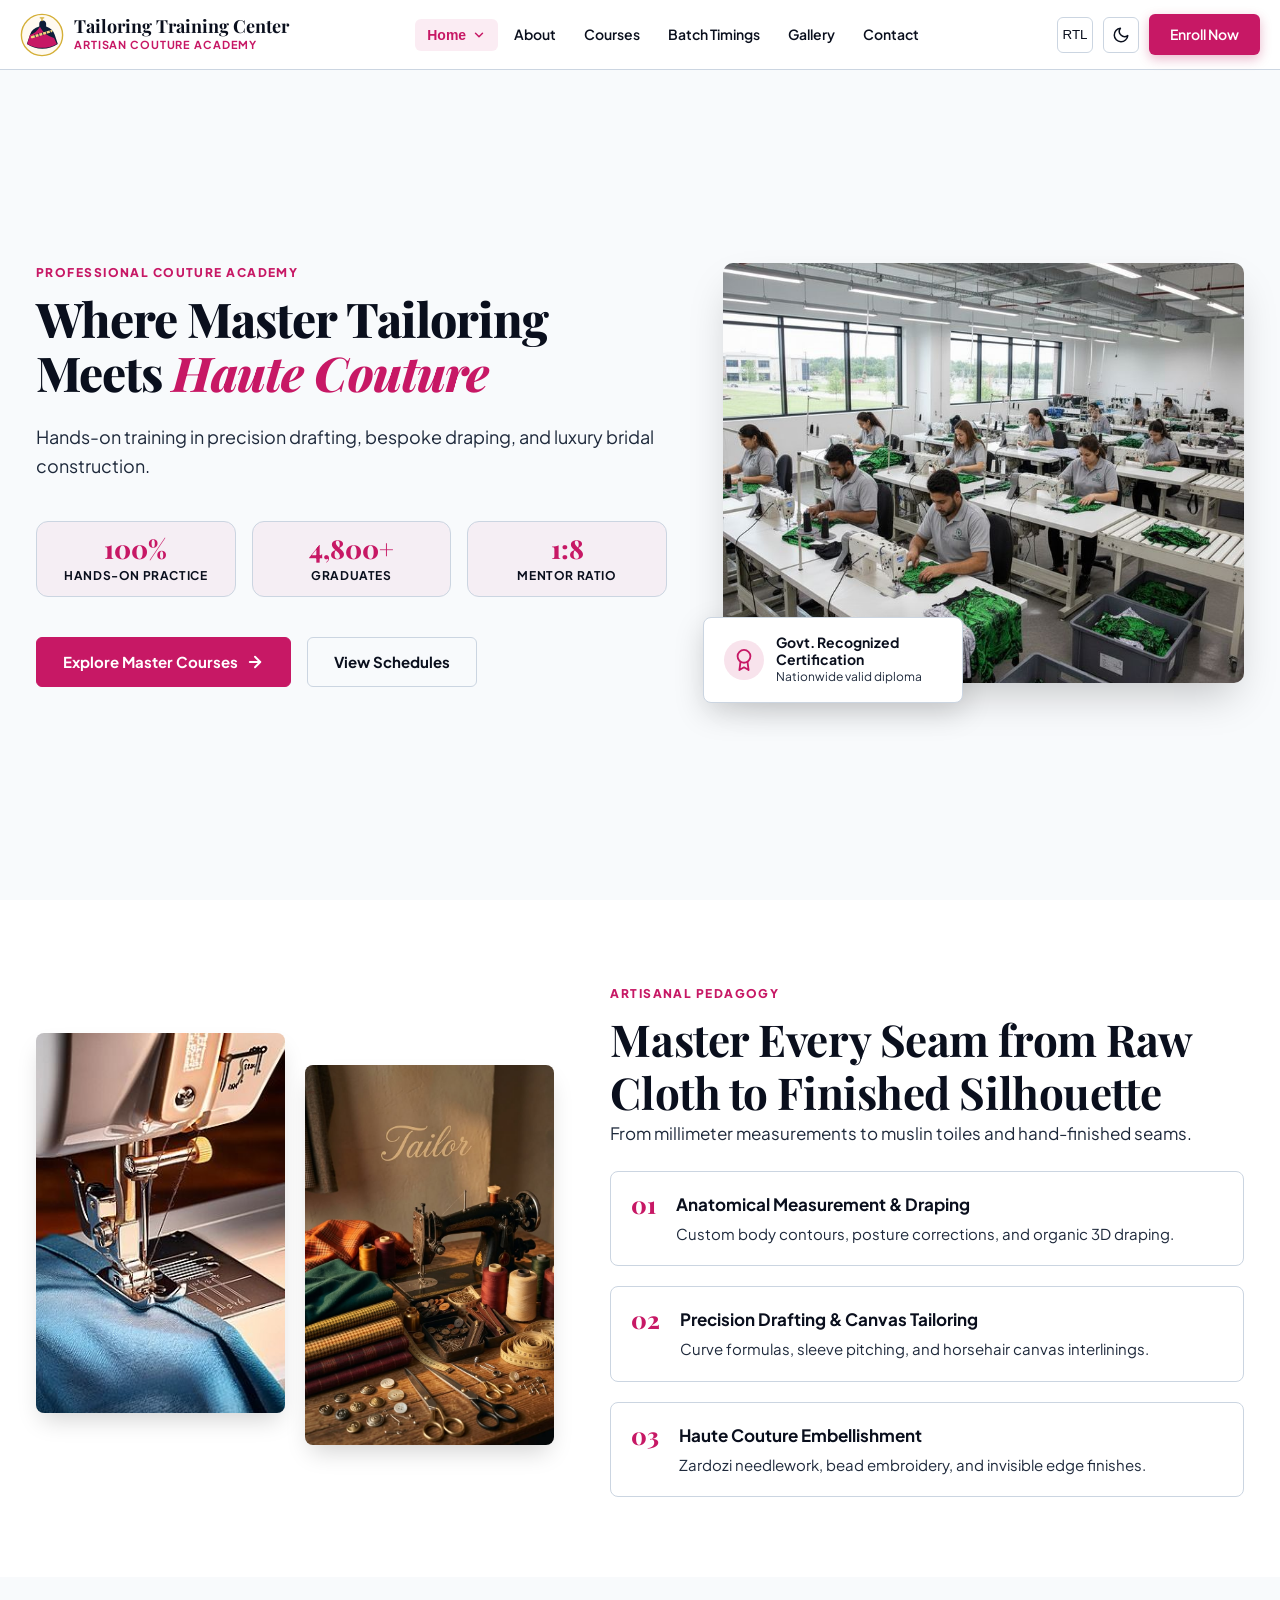
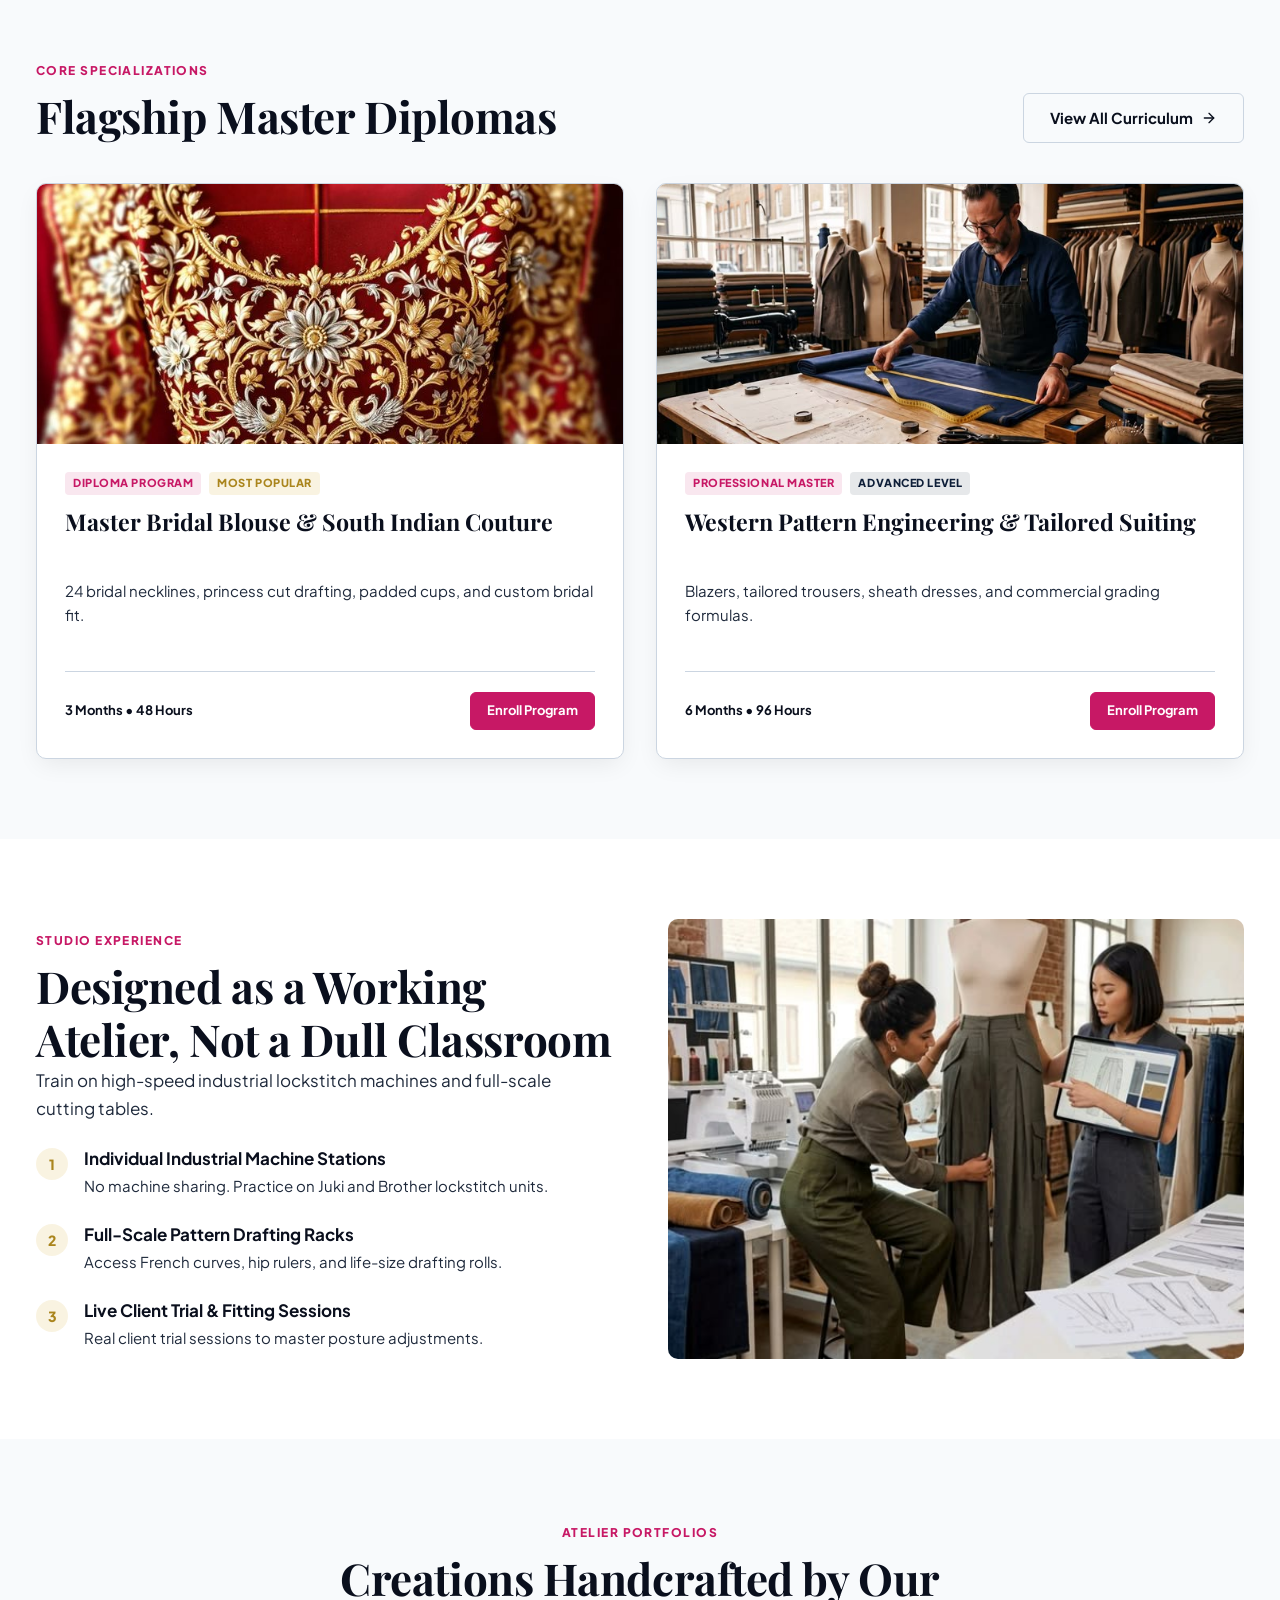
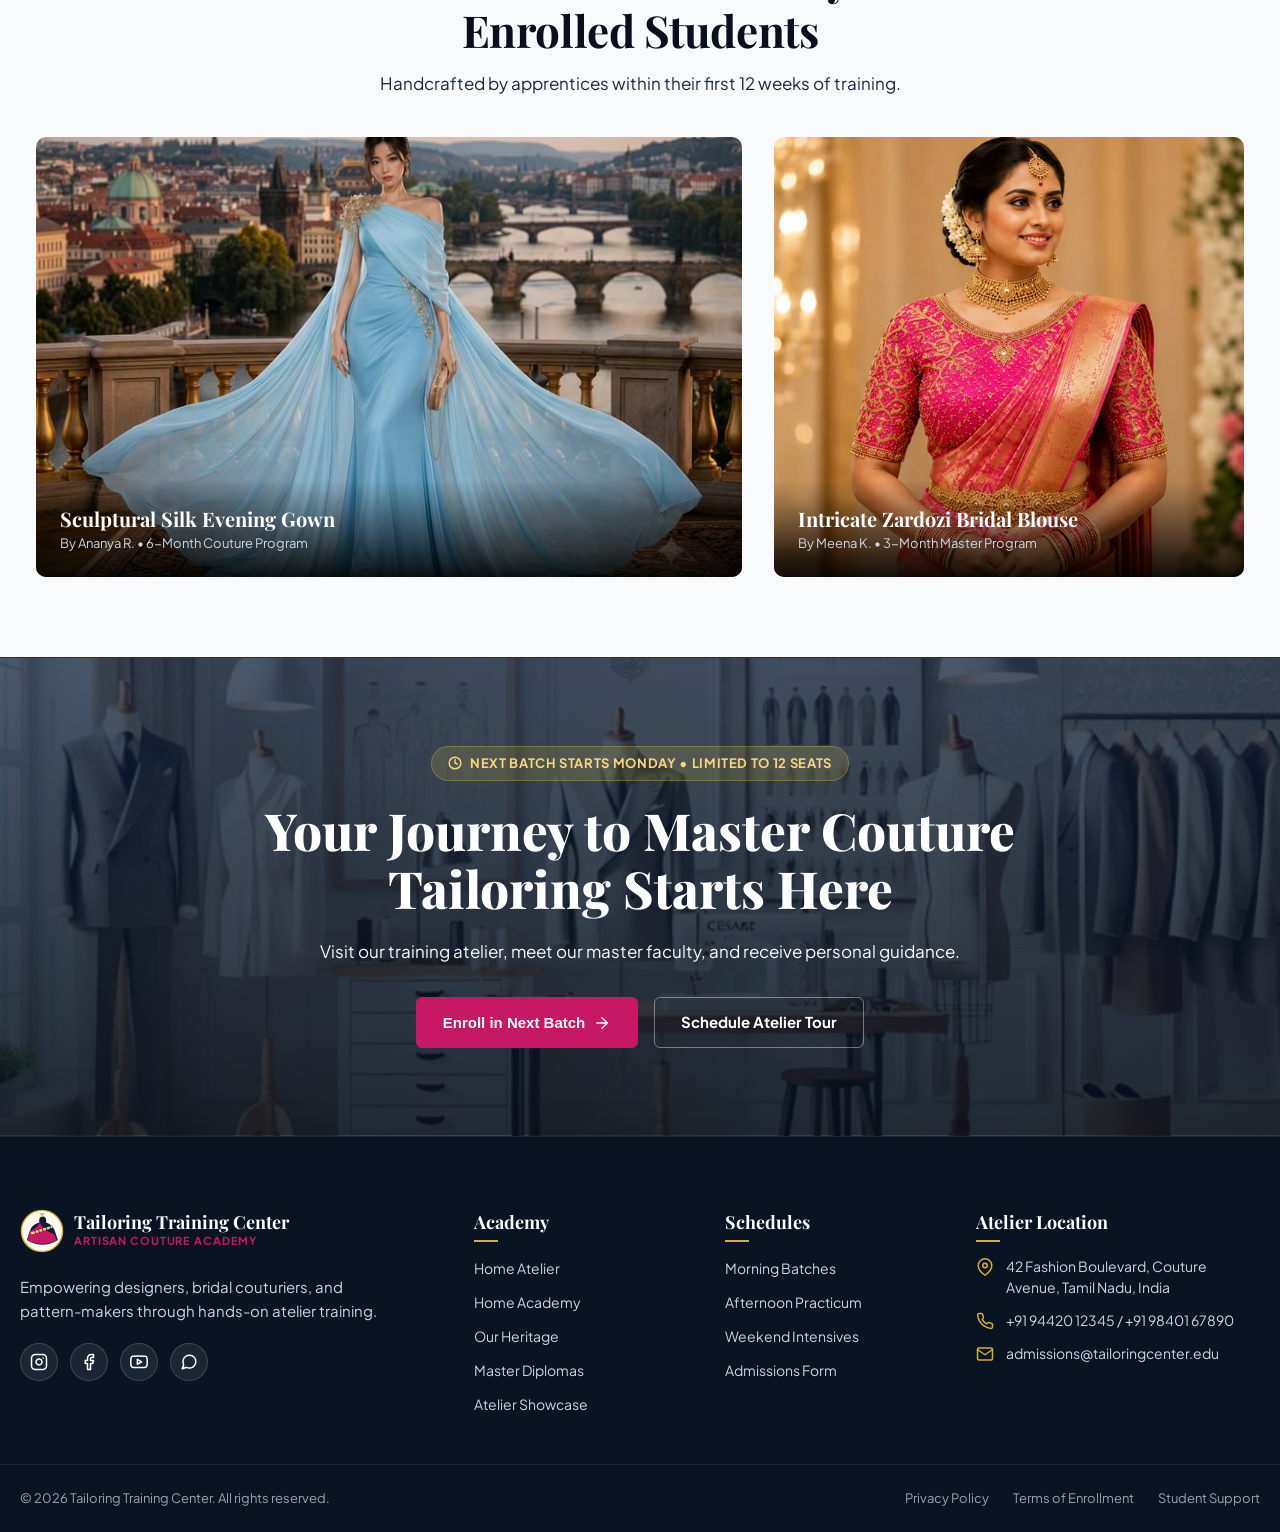
<file: index.html>
<!DOCTYPE html>
<html lang="en" dir="ltr">

<head>
  <meta charset="UTF-8">
  <meta name="viewport" content="width=device-width, initial-scale=1.0">
  <title>Tailoring Training Center | Haute Couture & Master Pattern Making</title>
  <link rel="icon" type="image/svg+xml" href="assets/images/icons/brand-mark.svg">
  <link rel="stylesheet" href="assets/css/style.css">
  <link rel="stylesheet" href="assets/css/responsive.css">
</head>

<body>

  <!-- Branded Page Loader -->
  <div id="page-loader" role="status" aria-live="polite" aria-label="Loading Tailoring Training Center">
    <div class="loader-brand">
      <div class="loader-ring"></div>
      <img src="assets/images/icons/brand-mark.svg" alt="Tailoring Training Center" class="loader-logo-img">
    </div>
    <div class="loader-text">Tailoring Training Center</div>
  </div>

  <!-- Fixed Header -->
  <header class="site-header" role="banner">
    <div class="header-container">

      <!-- Brand Logo + Name -->
      <a href="index.html" class="brand-link" aria-label="Tailoring Training Center Homepage">
        <img src="assets/images/icons/brand-mark.svg" alt="Tailoring Training Center Brand Logo" class="brand-logo-img">
        <div class="brand-text-wrap">
          <span class="brand-title">Tailoring Training Center</span>
          <span class="brand-subtitle">Artisan Couture Academy</span>
        </div>
      </a>

      <!-- Desktop Navigation: Exactly 6 Primary Items -->
      <nav class="desktop-nav" role="navigation" aria-label="Main Navigation">

        <!-- Nav Item 1: Home (Dropdown Click-Only) -->
        <div class="nav-item has-dropdown">
          <button type="button" class="nav-link nav-dropdown-trigger active" aria-expanded="false" aria-haspopup="true"
            aria-label="Toggle Home menu">
            <span>Home</span>
            <svg width="14" height="14" viewBox="0 0 24 24" fill="none" stroke="currentColor" stroke-width="2.5"
              stroke-linecap="round" stroke-linejoin="round" aria-hidden="true">
              <polyline points="6 9 12 15 18 9"></polyline>
            </svg>
          </button>
          <div class="nav-dropdown-menu" role="menu">
            <a href="index.html" class="dropdown-link active" role="menuitem">
              <span>Home 1 (Artisan Editorial)</span>
              <span class="dropdown-badge">V1</span>
            </a>
            <a href="home-2.html" class="dropdown-link" role="menuitem">
              <span>Home 2 (Academy & Atelier)</span>
              <span class="dropdown-badge">V2</span>
            </a>
          </div>
        </div>

        <!-- Nav Item 2: About -->
        <div class="nav-item">
          <a href="about.html" class="nav-link">About</a>
        </div>

        <!-- Nav Item 3: Courses -->
        <div class="nav-item">
          <a href="courses.html" class="nav-link">Courses</a>
        </div>

        <!-- Nav Item 4: Batch Timings -->
        <div class="nav-item">
          <a href="timings.html" class="nav-link">Batch Timings</a>
        </div>

        <!-- Nav Item 5: Gallery -->
        <div class="nav-item">
          <a href="gallery.html" class="nav-link">Gallery</a>
        </div>

        <!-- Nav Item 6: Contact -->
        <div class="nav-item">
          <a href="contact.html" class="nav-link">Contact</a>
        </div>

      </nav>

      <!-- Desktop Actions: RTL Toggle, Dark Mode Toggle, CTA Button -->
      <div class="header-actions">
        <button type="button" class="icon-btn dir-toggle-btn"
          aria-label="Toggle text direction (LTR / RTL)">RTL</button>
        <button type="button" class="icon-btn theme-toggle-btn" aria-label="Switch to Dark Mode">
          <svg width="18" height="18" viewBox="0 0 24 24" fill="none" stroke="currentColor" stroke-width="2"
            stroke-linecap="round" stroke-linejoin="round" aria-hidden="true">
            <path d="M21 12.79A9 9 0 1 1 11.21 3 7 7 0 0 0 21 12.79z"></path>
          </svg>
        </button>
        <a href="contact.html" class="header-cta-btn">
          <span>Enroll Now</span>
        </a>

        <!-- Mobile Toggle Button -->
        <button type="button" class="mobile-toggle-btn" aria-label="Open mobile navigation menu">
          <svg width="22" height="22" viewBox="0 0 24 24" fill="none" stroke="currentColor" stroke-width="2"
            stroke-linecap="round" stroke-linejoin="round" aria-hidden="true">
            <line x1="3" y1="12" x2="21" y2="12"></line>
            <line x1="3" y1="6" x2="21" y2="6"></line>
            <line x1="3" y1="18" x2="21" y2="18"></line>
          </svg>
        </button>
      </div>

    </div>
  </header>

  <!-- Mobile Drawer Overlay & Menu -->
  <div class="mobile-drawer-overlay" aria-hidden="true">
    <div class="mobile-drawer" role="dialog" aria-modal="true" aria-label="Mobile Navigation">

      <div class="mobile-drawer-header">
        <a href="index.html" class="brand-link">
          <img src="assets/images/icons/brand-mark.svg" alt="Tailoring Training Center" class="brand-logo-img">
          <div class="brand-text-wrap">
            <span class="brand-title">Tailoring Training Center</span>
            <span class="brand-subtitle">Artisan Couture Academy</span>
          </div>
        </a>
        <button type="button" class="icon-btn mobile-close-btn" aria-label="Close mobile navigation menu">
          <svg width="20" height="20" viewBox="0 0 24 24" fill="none" stroke="currentColor" stroke-width="2"
            stroke-linecap="round" stroke-linejoin="round" aria-hidden="true">
            <line x1="18" y1="6" x2="6" y2="18"></line>
            <line x1="6" y1="6" x2="18" y2="18"></line>
          </svg>
        </button>
      </div>

      <ul class="mobile-nav-list">
        <li class="mobile-accordion">
          <button type="button" class="mobile-nav-link mobile-accordion-trigger active" aria-expanded="false">
            <span>Home</span>
            <svg class="accordion-icon" width="16" height="16" viewBox="0 0 24 24" fill="none" stroke="currentColor"
              stroke-width="2" stroke-linecap="round" stroke-linejoin="round" aria-hidden="true">
              <polyline points="6 9 12 15 18 9"></polyline>
            </svg>
          </button>
          <div class="mobile-accordion-content">
            <a href="index.html" class="mobile-sub-link active">Home 1 (Artisan Editorial)</a>
            <a href="home-2.html" class="mobile-sub-link">Home 2 (Academy & Atelier)</a>
          </div>
        </li>

        <li><a href="about.html" class="mobile-nav-link">About</a></li>
        <li><a href="courses.html" class="mobile-nav-link">Courses</a></li>
        <li><a href="timings.html" class="mobile-nav-link">Batch Timings</a></li>
        <li><a href="gallery.html" class="mobile-nav-link">Gallery</a></li>
        <li><a href="contact.html" class="mobile-nav-link">Contact</a></li>
        <li class="mobile-drawer-cta-item">
          <a href="contact.html" class="mobile-drawer-cta">
            <span>Enroll Now</span>
          </a>
        </li>
      </ul>

      <div class="mobile-drawer-footer">
        <div class="mobile-controls-row">
          <button type="button" class="icon-btn dir-toggle-btn"
            aria-label="Toggle text direction (LTR / RTL)">RTL</button>
          <button type="button" class="icon-btn theme-toggle-btn" aria-label="Switch to Dark Mode">
            <svg width="18" height="18" viewBox="0 0 24 24" fill="none" stroke="currentColor" stroke-width="2"
              stroke-linecap="round" stroke-linejoin="round" aria-hidden="true">
              <path d="M21 12.79A9 9 0 1 1 11.21 3 7 7 0 0 0 21 12.79z"></path>
            </svg>
          </button>
        </div>
      </div>

    </div>
  </div>

  <!-- Main Content: Exactly 6 Content Sections (Lean, Punchy Text) -->
  <main class="main-wrapper" id="main-content">

    <!-- ==========================================
         SECTION 1: HERO EDITORIAL SHOWCASE
         ========================================== -->
    <section class="hero-editorial-section" aria-label="Atelier Introduction">
      <div class="site-container">
        <div class="hero-editorial-grid">

          <div class="hero-editorial-content">
            <div>
              <span class="eyebrow">Professional Couture Academy</span>
              <h1 class="hero-main-title">
                Where Master Tailoring Meets <span>Haute Couture</span>
              </h1>
            </div>

            <p class="hero-desc">
              Hands-on training in precision drafting, bespoke draping, and luxury bridal construction.
            </p>

            <div class="hero-stats-row">
              <div class="hero-stat-pill">
                <span class="hero-stat-value">100%</span>
                <span class="hero-stat-label">Hands-On Practice</span>
              </div>
              <div class="hero-stat-pill">
                <span class="hero-stat-value">4,800+</span>
                <span class="hero-stat-label">Graduates</span>
              </div>
              <div class="hero-stat-pill">
                <span class="hero-stat-value">1:8</span>
                <span class="hero-stat-label">Mentor Ratio</span>
              </div>
            </div>

            <div class="hero-cta-group">
              <a href="courses.html" class="btn-primary">
                <span>Explore Master Courses</span>
                <svg width="18" height="18" viewBox="0 0 24 24" fill="none" stroke="currentColor" stroke-width="2.5"
                  stroke-linecap="round" stroke-linejoin="round" aria-hidden="true">
                  <line x1="5" y1="12" x2="19" y2="12"></line>
                  <polyline points="12 5 19 12 12 19"></polyline>
                </svg>
              </a>
              <a href="timings.html" class="btn-secondary">
                <span>View Schedules</span>
              </a>
            </div>
          </div>

          <div class="hero-visual-frame">
            <img src="assets/images/hero/p1.jpg"
              alt="Artisan tailor constructing high couture garment on sewing machine" class="hero-primary-img">

            <div class="hero-floating-badge">
              <div class="badge-icon">
                <svg width="22" height="22" viewBox="0 0 24 24" fill="none" stroke="currentColor" stroke-width="2"
                  stroke-linecap="round" stroke-linejoin="round" aria-hidden="true">
                  <circle cx="12" cy="8" r="7"></circle>
                  <polyline points="8.21 13.89 7 23 12 20 17 23 15.79 13.88"></polyline>
                </svg>
              </div>
              <div>
                <div class="badge-title">Govt. Recognized Certification</div>
                <div class="badge-desc">Nationwide valid diploma</div>
              </div>
            </div>
          </div>

        </div>
      </div>
    </section>

    <!-- ==========================================
         SECTION 2: ARTISAN PEDAGOGY MOSAIC
         ========================================== -->
    <section class="pedagogy-section" aria-label="Teaching Methodology">
      <div class="site-container">
        <div class="pedagogy-grid">

          <div class="pedagogy-imagery-stack">
            <img src="assets/images/sections/p2.jpg"
              alt="Precision measuring tape and pattern paper for couture drafting" class="pedagogy-img-tall">
            <img src="assets/images/sections/p3.jpg" alt="Fine silk spools and artisanal tailoring needles in work tray"
              class="pedagogy-img-tall pedagogy-img-offset">
          </div>

          <div>
            <span class="eyebrow">Artisanal Pedagogy</span>
            <h2 class="section-heading">Master Every Seam from Raw Cloth to Finished Silhouette</h2>
            <p class="section-subtext">
              From millimeter measurements to muslin toiles and hand-finished seams.
            </p>

            <div class="pedagogy-flow-list">
              <div class="pedagogy-step-item">
                <span class="pedagogy-step-num">01</span>
                <div>
                  <h3 class="pedagogy-step-title">Anatomical Measurement & Draping</h3>
                  <p class="pedagogy-step-desc">Custom body contours, posture corrections, and organic 3D draping.</p>
                </div>
              </div>

              <div class="pedagogy-step-item">
                <span class="pedagogy-step-num">02</span>
                <div>
                  <h3 class="pedagogy-step-title">Precision Drafting & Canvas Tailoring</h3>
                  <p class="pedagogy-step-desc">Curve formulas, sleeve pitching, and horsehair canvas interlinings.</p>
                </div>
              </div>

              <div class="pedagogy-step-item">
                <span class="pedagogy-step-num">03</span>
                <div>
                  <h3 class="pedagogy-step-title">Haute Couture Embellishment</h3>
                  <p class="pedagogy-step-desc">Zardozi needlework, bead embroidery, and invisible edge finishes.</p>
                </div>
              </div>
            </div>
          </div>

        </div>
      </div>
    </section>

    <!-- ==========================================
         SECTION 3: SIGNATURE MASTER DISCIPLINES
         ========================================== -->
    <section class="disciplines-section" aria-label="Flagship Programs">
      <div class="site-container">

        <div class="disciplines-header">
          <div>
            <span class="eyebrow">Core Specializations</span>
            <h2 class="section-heading">Flagship Master Diplomas</h2>
          </div>
          <a href="courses.html" class="btn-secondary">
            <span>View All Curriculum</span>
            <svg width="16" height="16" viewBox="0 0 24 24" fill="none" stroke="currentColor" stroke-width="2"
              stroke-linecap="round" stroke-linejoin="round" aria-hidden="true">
              <line x1="5" y1="12" x2="19" y2="12"></line>
              <polyline points="12 5 19 12 12 19"></polyline>
            </svg>
          </a>
        </div>

        <div class="disciplines-grid">

          <!-- Card 1 -->
          <article class="discipline-card">
            <img src="assets/images/products/p4.jpg" alt="Artisan stitching gold-embroidered bridal blouse in atelier"
              class="discipline-thumb">
            <div class="discipline-body">
              <div>
                <div class="discipline-badge-row">
                  <span class="discipline-tag">Diploma Program</span>
                  <span class="discipline-tag discipline-tag-gold">Most Popular</span>
                </div>
                <h3 class="discipline-title">Master Bridal Blouse & South Indian Couture</h3>
                <p class="discipline-desc">
                  24 bridal necklines, princess cut drafting, padded cups, and custom bridal fit.
                </p>
              </div>
              <div class="discipline-footer">
                <span class="discipline-meta">3 Months • 48 Hours</span>
                <a href="courses.html" class="btn-primary btn-card-action">
                  Enroll Program
                </a>
              </div>
            </div>
          </article>

          <!-- Card 2 -->
          <article class="discipline-card">
            <img src="assets/images/products/p5.jpg" alt="Master tailor adjusting fabric pattern and chalk guidelines"
              class="discipline-thumb">
            <div class="discipline-body">
              <div>
                <div class="discipline-badge-row">
                  <span class="discipline-tag">Professional Master</span>
                  <span class="discipline-tag discipline-tag-navy">Advanced Level</span>
                </div>
                <h3 class="discipline-title">Western Pattern Engineering & Tailored Suiting</h3>
                <p class="discipline-desc">
                  Blazers, tailored trousers, sheath dresses, and commercial grading formulas.
                </p>
              </div>
              <div class="discipline-footer">
                <span class="discipline-meta">6 Months • 96 Hours</span>
                <a href="courses.html" class="btn-primary btn-card-action">
                  Enroll Program
                </a>
              </div>
            </div>
          </article>

        </div>

      </div>
    </section>

    <!-- ==========================================
         SECTION 4: WORKSHOP APPRENTICESHIP JOURNEY
         ========================================== -->
    <section class="workshop-section" aria-label="Learning Environment">
      <div class="site-container">
        <div class="workshop-grid">

          <div>
            <span class="eyebrow">Studio Experience</span>
            <h2 class="section-heading">Designed as a Working Atelier, Not a Dull Classroom</h2>
            <p class="section-subtext">
              Train on high-speed industrial lockstitch machines and full-scale cutting tables.
            </p>

            <div class="workshop-steps-list">
              <div class="workshop-step-row">
                <div class="step-marker">1</div>
                <div>
                  <h3 class="step-content-heading">Individual Industrial Machine Stations</h3>
                  <p class="step-content-text">No machine sharing. Practice on Juki and Brother lockstitch units.</p>
                </div>
              </div>

              <div class="workshop-step-row">
                <div class="step-marker">2</div>
                <div>
                  <h3 class="step-content-heading">Full-Scale Pattern Drafting Racks</h3>
                  <p class="step-content-text">Access French curves, hip rulers, and life-size drafting rolls.</p>
                </div>
              </div>

              <div class="workshop-step-row">
                <div class="step-marker">3</div>
                <div>
                  <h3 class="step-content-heading">Live Client Trial & Fitting Sessions</h3>
                  <p class="step-content-text">Real client trial sessions to master posture adjustments.</p>
                </div>
              </div>
            </div>
          </div>

          <div class="workshop-photo-wrap">
            <img src="assets/images/about/p6.jpg"
              alt="Students and mentors working together in the bright tailoring studio" class="workshop-main-img">

          </div>

        </div>
      </div>
    </section>

    <!-- ==========================================
         SECTION 5: GRADUATE CREATIONS SHOWCASE
         ========================================== -->
    <section class="gallery-showcase-section" aria-label="Student Portfolio Showcase">
      <div class="site-container">

        <div class="section-center-head">
          <span class="eyebrow">Atelier Portfolios</span>
          <h2 class="section-heading">Creations Handcrafted by Our Enrolled Students</h2>
          <p class="section-subtext section-subtext-centered">
            Handcrafted by apprentices within their first 12 weeks of training.
          </p>
        </div>

        <div class="gallery-grid">

          <div class="gallery-tile">
            <img src="assets/images/gallery/p7.jpg" alt="Floor length couture evening gown tailored by academy student"
              class="gallery-img">
            <div class="gallery-caption">
              <h3 class="gallery-title">Sculptural Silk Evening Gown</h3>
              <p class="gallery-subtitle">By Ananya R. • 6-Month Couture Program</p>
            </div>
          </div>

          <div class="gallery-tile">
            <img src="assets/images/gallery/p8.jpg" alt="Rich embroidered bridal blouse tailored by academy student"
              class="gallery-img">
            <div class="gallery-caption">
              <h3 class="gallery-title">Intricate Zardozi Bridal Blouse</h3>
              <p class="gallery-subtitle">By Meena K. • 3-Month Master Program</p>
            </div>
          </div>

        </div>

      </div>
    </section>

    <!-- ==========================================
         SECTION 6: FINAL ATELIER VISIT & ENROLLMENT CTA
         (Mandatory Last Section)
         ========================================== -->
    <section class="atelier-cta-section" aria-label="Admissions Call to Action">
      <div class="cta-bg-overlay"></div>
      <div class="site-container">
        <div class="cta-inner-card">
          <span class="cta-pill">
            <svg width="14" height="14" viewBox="0 0 24 24" fill="none" stroke="currentColor" stroke-width="2.5"
              stroke-linecap="round" stroke-linejoin="round" aria-hidden="true">
              <circle cx="12" cy="12" r="10"></circle>
              <polyline points="12 6 12 12 16 14"></polyline>
            </svg>
            <span>Next Batch Starts Monday<span class="cta-pill-extra"> • Limited to 12 Seats</span></span>
          </span>

          <h2 class="cta-heading">Your Journey to Master Couture Tailoring Starts Here</h2>

          <p class="cta-desc">
            Visit our training atelier, meet our master faculty, and receive personal guidance.
          </p>

          <div class="cta-btn-group">
            <button type="button" class="btn-primary" data-open-modal="auth">
              <span>Enroll in Next Batch</span>
              <svg width="18" height="18" viewBox="0 0 24 24" fill="none" stroke="currentColor" stroke-width="2"
                stroke-linecap="round" stroke-linejoin="round" aria-hidden="true">
                <line x1="5" y1="12" x2="19" y2="12"></line>
                <polyline points="12 5 19 12 12 19"></polyline>
              </svg>
            </button>
            <a href="contact.html" class="btn-secondary btn-cta-secondary">
              <span>Schedule Atelier Tour</span>
            </a>
          </div>
        </div>
      </div>
    </section>

  </main>

  <!-- Scroll to Top Button -->
  <button type="button" id="scroll-to-top" aria-label="Scroll back to top">
    <svg width="20" height="20" viewBox="0 0 24 24" fill="none" stroke="currentColor" stroke-width="2.5"
      stroke-linecap="round" stroke-linejoin="round" aria-hidden="true">
      <polyline points="18 15 12 9 6 15"></polyline>
    </svg>
  </button>

  <!-- Shared Editorial Footer -->
  <footer class="site-footer" role="contentinfo">
    <div class="footer-top">

      <div class="footer-col">
        <a href="index.html" class="brand-link">
          <img src="assets/images/icons/brand-mark.svg" alt="Tailoring Training Center Logo" class="brand-logo-img">
          <div class="brand-text-wrap">
            <span class="brand-title brand-title-footer">Tailoring Training Center</span>
            <span class="brand-subtitle">Artisan Couture Academy</span>
          </div>
        </a>
        <p class="footer-brand-desc">
          Empowering designers, bridal couturiers, and pattern-makers through hands-on atelier training.
        </p>
        <div class="footer-social-links" aria-label="Social Media Channels">
          <a href="https://instagram.com" class="footer-social-btn" aria-label="Follow us on Instagram" target="_blank"
            rel="noopener noreferrer">
            <svg width="18" height="18" viewBox="0 0 24 24" fill="none" stroke="currentColor" stroke-width="2"
              stroke-linecap="round" stroke-linejoin="round" aria-hidden="true">
              <rect x="2" y="2" width="20" height="20" rx="5" ry="5"></rect>
              <path d="M16 11.37A4 4 0 1 1 12.63 8 4 4 0 0 1 16 11.37z"></path>
              <line x1="17.5" y1="6.5" x2="17.51" y2="6.5"></line>
            </svg>
          </a>
          <a href="https://facebook.com" class="footer-social-btn" aria-label="Follow us on Facebook" target="_blank"
            rel="noopener noreferrer">
            <svg width="18" height="18" viewBox="0 0 24 24" fill="none" stroke="currentColor" stroke-width="2"
              stroke-linecap="round" stroke-linejoin="round" aria-hidden="true">
              <path d="M18 2h-3a5 5 0 0 0-5 5v3H7v4h3v8h4v-8h3l1-4h-4V7a1 1 0 0 1 1-1h3z"></path>
            </svg>
          </a>
          <a href="https://youtube.com" class="footer-social-btn" aria-label="Subscribe on YouTube" target="_blank"
            rel="noopener noreferrer">
            <svg width="18" height="18" viewBox="0 0 24 24" fill="none" stroke="currentColor" stroke-width="2"
              stroke-linecap="round" stroke-linejoin="round" aria-hidden="true">
              <path
                d="M22.54 6.42a2.78 2.78 0 0 0-1.94-2C18.88 4 12 4 12 4s-6.88 0-8.6.46a2.78 2.78 0 0 0-1.94 2A29 29 0 0 0 1 11.75a29 29 0 0 0 .46 5.33A2.78 2.78 0 0 0 3.4 19c1.72.46 8.6.46 8.6.46s6.88 0 8.6-.46a2.78 2.78 0 0 0 1.94-2 29 29 0 0 0 .46-5.25 29 29 0 0 0-.46-5.33z">
              </path>
              <polygon points="9.75 15.02 15.5 11.75 9.75 8.48 9.75 15.02"></polygon>
            </svg>
          </a>
          <a href="https://wa.me/919442012345" class="footer-social-btn" aria-label="Chat on WhatsApp" target="_blank"
            rel="noopener noreferrer">
            <svg width="18" height="18" viewBox="0 0 24 24" fill="none" stroke="currentColor" stroke-width="2"
              stroke-linecap="round" stroke-linejoin="round" aria-hidden="true">
              <path
                d="M21 11.5a8.38 8.38 0 0 1-.9 3.8 8.5 8.5 0 0 1-7.6 4.7 8.38 8.38 0 0 1-3.8-.9L3 21l1.9-5.7a8.38 8.38 0 0 1-.9-3.8 8.5 8.5 0 0 1 4.7-7.6 8.38 8.38 0 0 1 3.8-.9h.5a8.48 8.48 0 0 1 8 8v.5z">
              </path>
            </svg>
          </a>
        </div>
      </div>

      <div class="footer-col">
        <h3 class="footer-heading">Academy</h3>
        <ul class="footer-nav-list">
          <li><a href="index.html" class="footer-link">Home Atelier</a></li>
          <li><a href="home-2.html" class="footer-link">Home Academy</a></li>
          <li><a href="about.html" class="footer-link">Our Heritage</a></li>
          <li><a href="courses.html" class="footer-link">Master Diplomas</a></li>
          <li><a href="gallery.html" class="footer-link">Atelier Showcase</a></li>
        </ul>
      </div>

      <div class="footer-col">
        <h3 class="footer-heading">Schedules</h3>
        <ul class="footer-nav-list">
          <li><a href="timings.html" class="footer-link">Morning Batches</a></li>
          <li><a href="timings.html" class="footer-link">Afternoon Practicum</a></li>
          <li><a href="timings.html" class="footer-link">Weekend Intensives</a></li>
          <li><a href="contact.html" class="footer-link">Admissions Form</a></li>
        </ul>
      </div>

      <div class="footer-col">
        <h3 class="footer-heading">Atelier Location</h3>
        <div class="footer-contact-item">
          <svg class="footer-contact-icon" width="18" height="18" viewBox="0 0 24 24" fill="none" stroke="currentColor"
            stroke-width="2" stroke-linecap="round" stroke-linejoin="round" aria-hidden="true">
            <path d="M21 10c0 7-9 13-9 13s-9-6-9-13a9 9 0 0 1 18 0z"></path>
            <circle cx="12" cy="10" r="3"></circle>
          </svg>
          <span>42 Fashion Boulevard, Couture Avenue, Tamil Nadu, India</span>
        </div>
        <div class="footer-contact-item">
          <svg class="footer-contact-icon" width="18" height="18" viewBox="0 0 24 24" fill="none" stroke="currentColor"
            stroke-width="2" stroke-linecap="round" stroke-linejoin="round" aria-hidden="true">
            <path
              d="M22 16.92v3a2 2 0 0 1-2.18 2 19.79 19.79 0 0 1-8.63-3.07 19.5 19.5 0 0 1-6-6 19.79 19.79 0 0 1-3.07-8.67A2 2 0 0 1 4.11 2h3a2 2 0 0 1 2 1.72 12.84 12.84 0 0 0 .7 2.81 2 2 0 0 1-.45 2.11L8.09 9.91a16 16 0 0 0 6 6l1.27-1.27a2 2 0 0 1 2.11-.45 12.84 12.84 0 0 0 2.81.7A2 2 0 0 1 22 16.92z">
            </path>
          </svg>
          <span>+91 94420 12345 / +91 98401 67890</span>
        </div>
        <div class="footer-contact-item">
          <svg class="footer-contact-icon" width="18" height="18" viewBox="0 0 24 24" fill="none" stroke="currentColor"
            stroke-width="2" stroke-linecap="round" stroke-linejoin="round" aria-hidden="true">
            <path d="M4 4h16c1.1 0 2 .9 2 2v12c0 1.1-.9 2-2 2H4c-1.1 0-2-.9-2-2V6c0-1.1.9-2 2-2z"></path>
            <polyline points="22,6 12,13 2,6"></polyline>
          </svg>
          <span>admissions@tailoringcenter.edu</span>
        </div>
      </div>

    </div>

    <div class="footer-bottom">
      <div class="footer-bottom-container">
        <div>
          &copy; 2026 Tailoring Training Center. All rights reserved.
        </div>
        <div class="footer-legal-links">
          <a href="contact.html" class="footer-link">Privacy Policy</a>
          <a href="contact.html" class="footer-link">Terms of Enrollment</a>
          <a href="contact.html" class="footer-link">Student Support</a>
        </div>
      </div>
    </div>
  </footer>

  <!-- Global Shared Script -->
  <script src="assets/js/main.js"></script>
</body>

</html>
</file>
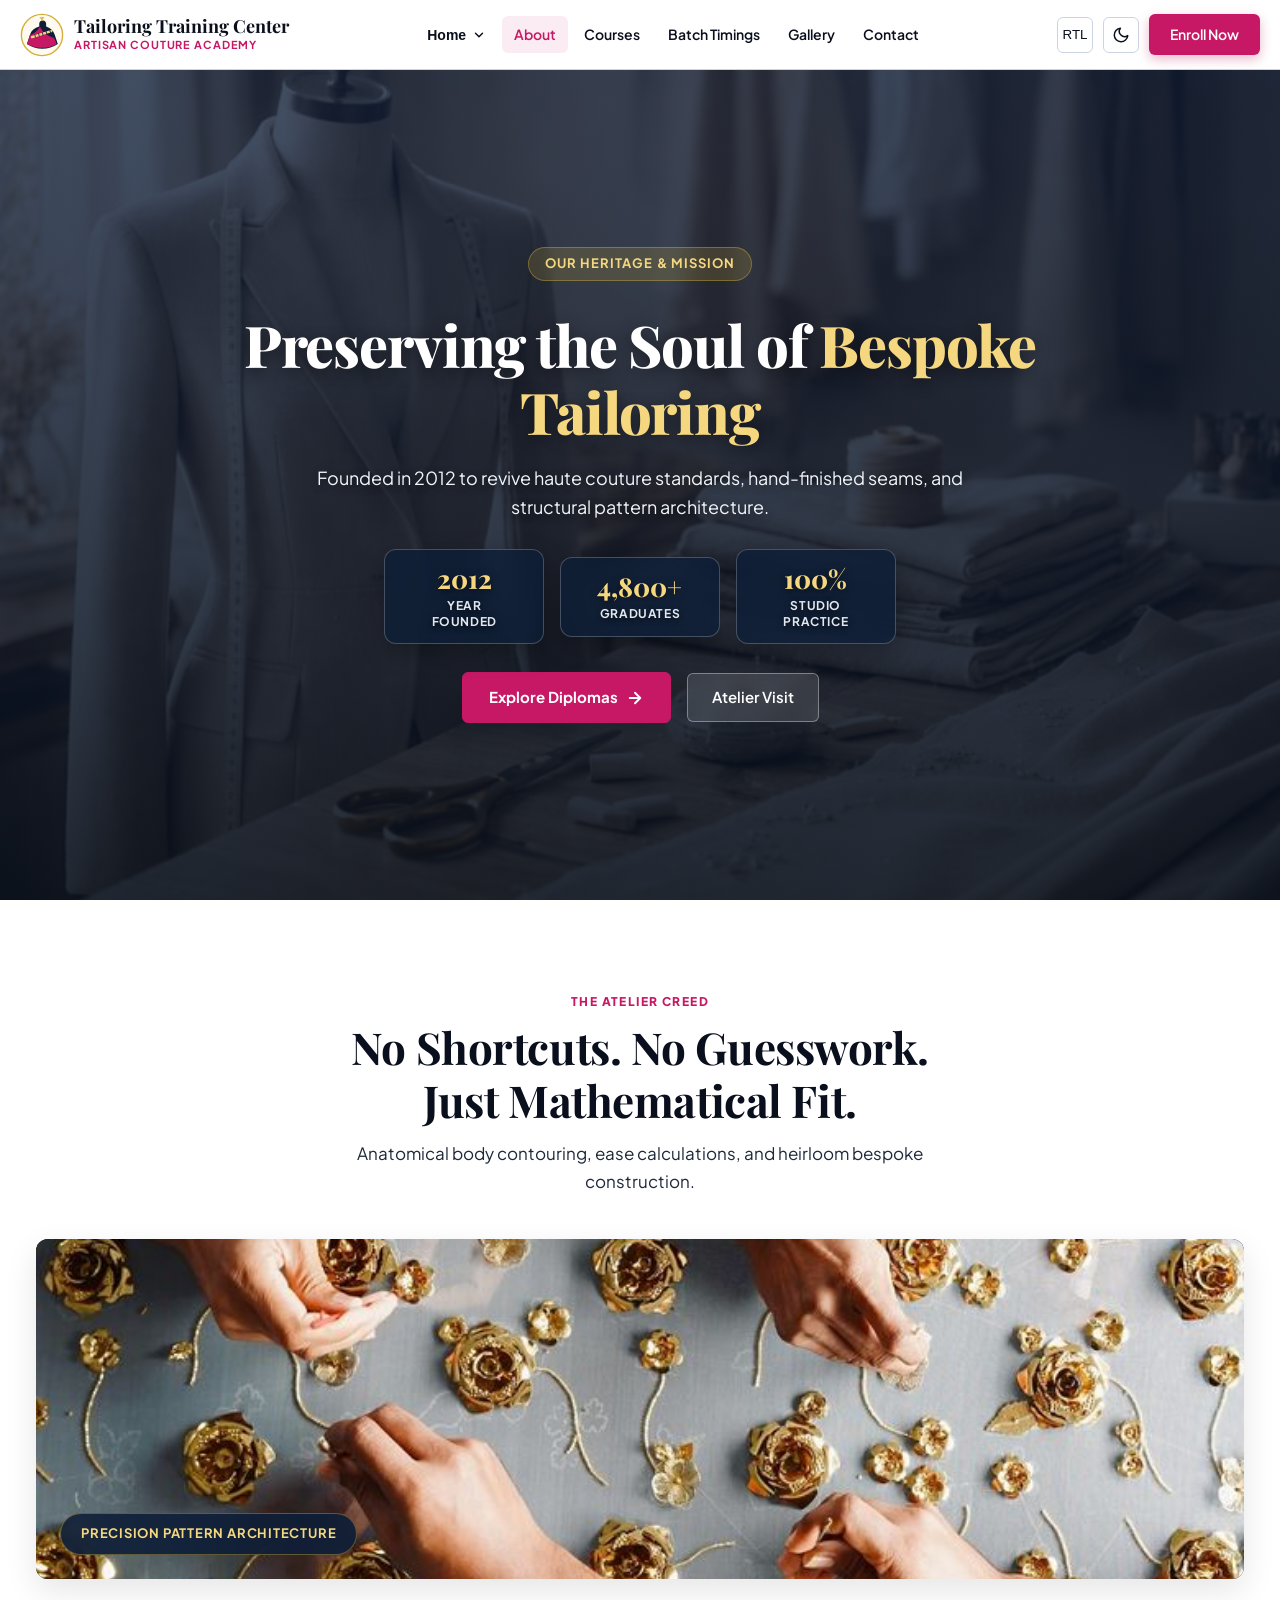
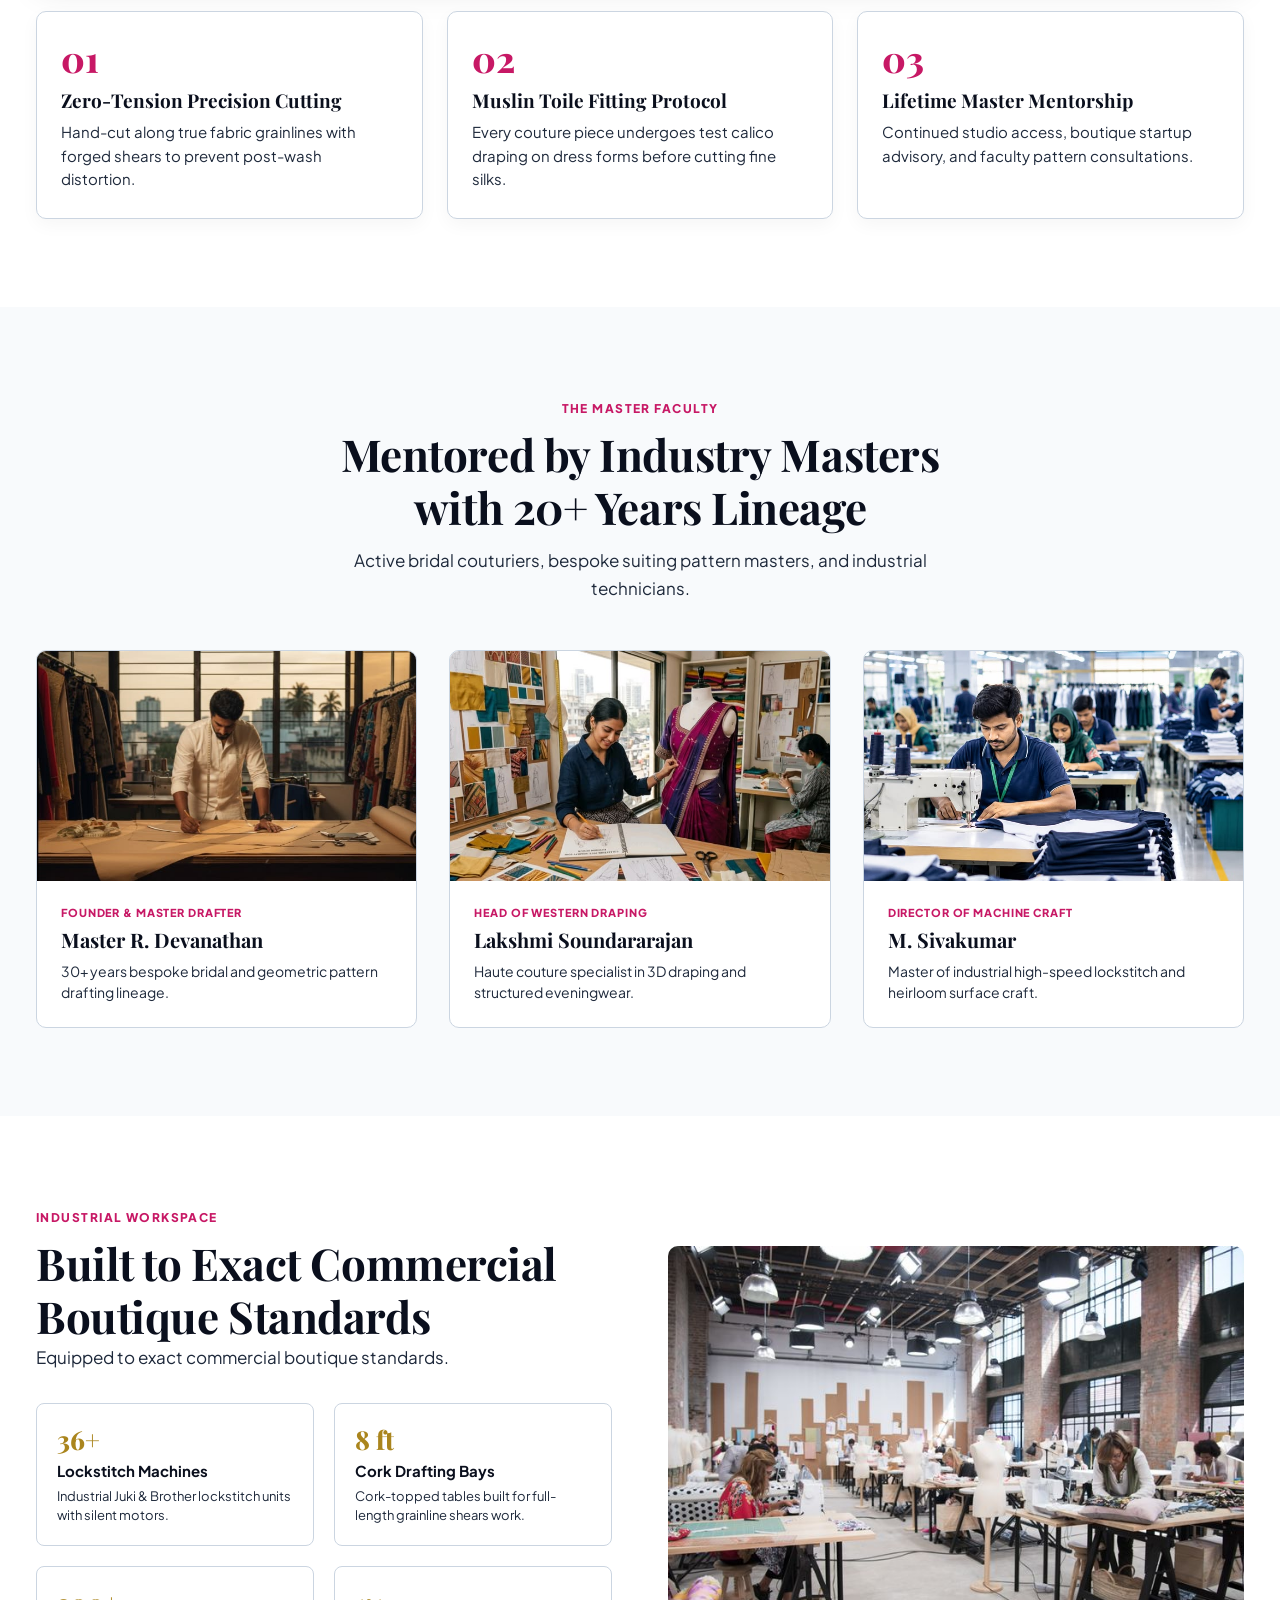
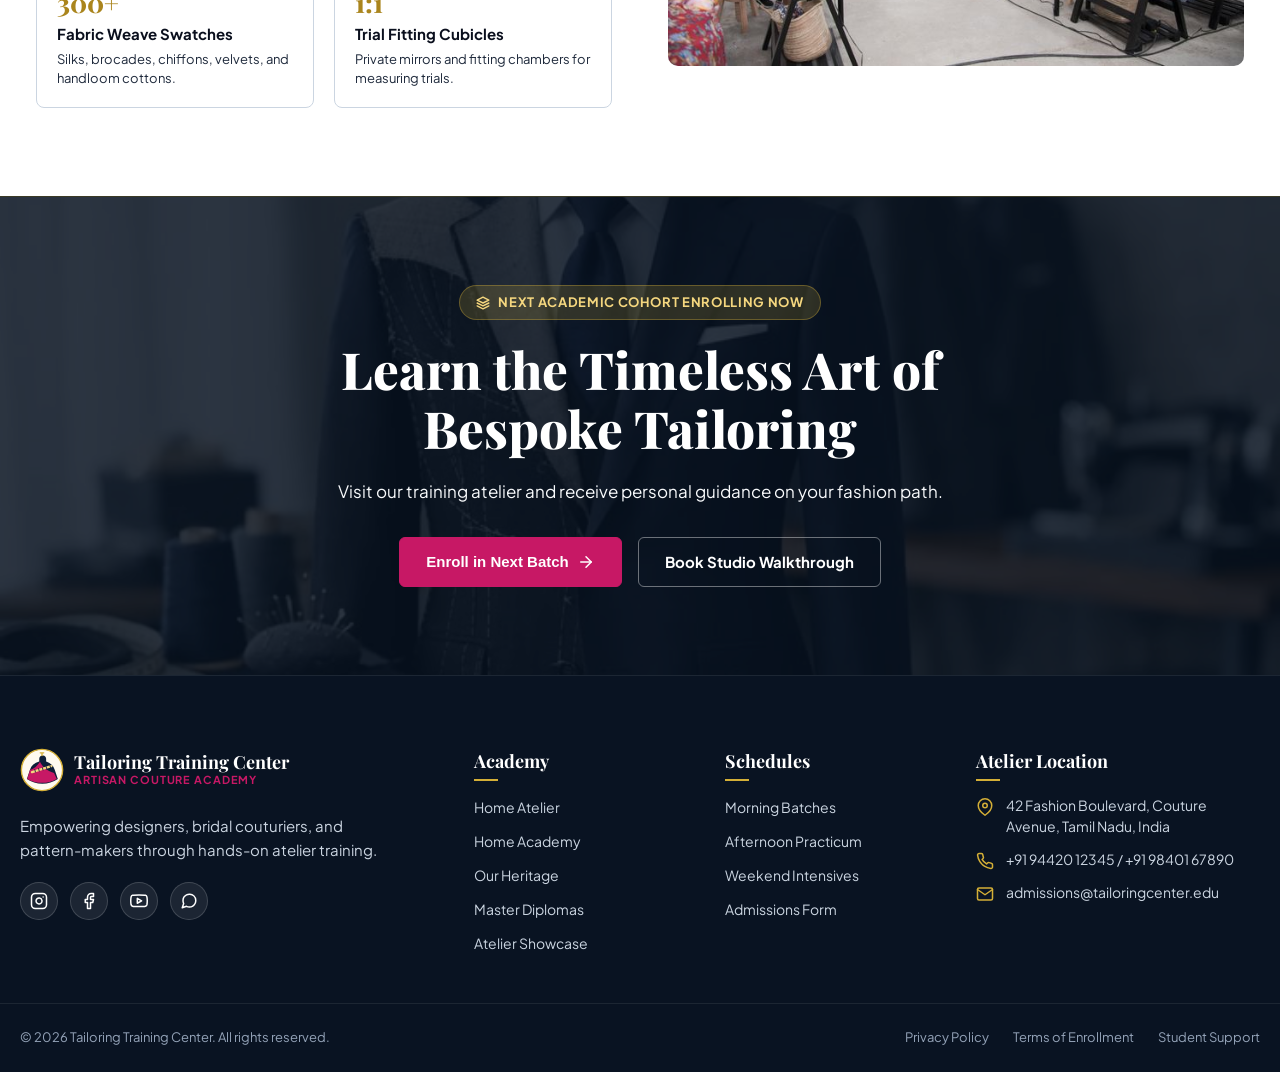
<file: about.html>
<!DOCTYPE html>
<html lang="en" dir="ltr">

<head>
  <meta charset="UTF-8">
  <meta name="viewport" content="width=device-width, initial-scale=1.0">
  <title>About Our Heritage | Tailoring Training Center</title>
  <link rel="icon" type="image/svg+xml" href="assets/images/icons/brand-mark.svg">
  <link rel="stylesheet" href="assets/css/style.css">
  <link rel="stylesheet" href="assets/css/responsive.css">
</head>

<body>

  <!-- Branded Page Loader -->
  <div id="page-loader" role="status" aria-live="polite" aria-label="Loading Tailoring Training Center">
    <div class="loader-brand">
      <div class="loader-ring"></div>
      <img src="assets/images/icons/brand-mark.svg" alt="Tailoring Training Center" class="loader-logo-img">
    </div>
    <div class="loader-text">Tailoring Training Center</div>
  </div>

  <!-- Fixed Header -->
  <header class="site-header" role="banner">
    <div class="header-container">

      <!-- Brand Logo + Name -->
      <a href="index.html" class="brand-link" aria-label="Tailoring Training Center Homepage">
        <img src="assets/images/icons/brand-mark.svg" alt="Tailoring Training Center Brand Logo" class="brand-logo-img">
        <div class="brand-text-wrap">
          <span class="brand-title">Tailoring Training Center</span>
          <span class="brand-subtitle">Artisan Couture Academy</span>
        </div>
      </a>

      <!-- Desktop Navigation: Exactly 6 Primary Items -->
      <nav class="desktop-nav" role="navigation" aria-label="Main Navigation">

        <!-- Nav Item 1: Home (Dropdown Click-Only) -->
        <div class="nav-item has-dropdown">
          <button type="button" class="nav-link nav-dropdown-trigger" aria-expanded="false" aria-haspopup="true"
            aria-label="Toggle Home menu">
            <span>Home</span>
            <svg width="14" height="14" viewBox="0 0 24 24" fill="none" stroke="currentColor" stroke-width="2.5"
              stroke-linecap="round" stroke-linejoin="round" aria-hidden="true">
              <polyline points="6 9 12 15 18 9"></polyline>
            </svg>
          </button>
          <div class="nav-dropdown-menu" role="menu">
            <a href="index.html" class="dropdown-link" role="menuitem">
              <span>Home 1 (Artisan Editorial)</span>
              <span class="dropdown-badge">V1</span>
            </a>
            <a href="home-2.html" class="dropdown-link" role="menuitem">
              <span>Home 2 (Academy & Atelier)</span>
              <span class="dropdown-badge">V2</span>
            </a>
          </div>
        </div>

        <!-- Nav Item 2: About (Active) -->
        <div class="nav-item">
          <a href="about.html" class="nav-link active">About</a>
        </div>

        <!-- Nav Item 3: Courses -->
        <div class="nav-item">
          <a href="courses.html" class="nav-link">Courses</a>
        </div>

        <!-- Nav Item 4: Batch Timings -->
        <div class="nav-item">
          <a href="timings.html" class="nav-link">Batch Timings</a>
        </div>

        <!-- Nav Item 5: Gallery -->
        <div class="nav-item">
          <a href="gallery.html" class="nav-link">Gallery</a>
        </div>

        <!-- Nav Item 6: Contact -->
        <div class="nav-item">
          <a href="contact.html" class="nav-link">Contact</a>
        </div>

      </nav>

      <!-- Desktop Actions: RTL Toggle, Dark Mode Toggle, CTA Button -->
      <div class="header-actions">
        <button type="button" class="icon-btn dir-toggle-btn"
          aria-label="Toggle text direction (LTR / RTL)">RTL</button>
        <button type="button" class="icon-btn theme-toggle-btn" aria-label="Switch to Dark Mode">
          <svg width="18" height="18" viewBox="0 0 24 24" fill="none" stroke="currentColor" stroke-width="2"
            stroke-linecap="round" stroke-linejoin="round" aria-hidden="true">
            <path d="M21 12.79A9 9 0 1 1 11.21 3 7 7 0 0 0 21 12.79z"></path>
          </svg>
        </button>
        <a href="contact.html" class="header-cta-btn">
          <span>Enroll Now</span>
        </a>

        <!-- Mobile Toggle Button -->
        <button type="button" class="mobile-toggle-btn" aria-label="Open mobile navigation menu">
          <svg width="22" height="22" viewBox="0 0 24 24" fill="none" stroke="currentColor" stroke-width="2"
            stroke-linecap="round" stroke-linejoin="round" aria-hidden="true">
            <line x1="3" y1="12" x2="21" y2="12"></line>
            <line x1="3" y1="6" x2="21" y2="6"></line>
            <line x1="3" y1="18" x2="21" y2="18"></line>
          </svg>
        </button>
      </div>

    </div>
  </header>

  <!-- Mobile Drawer Overlay & Menu -->
  <div class="mobile-drawer-overlay" aria-hidden="true">
    <div class="mobile-drawer" role="dialog" aria-modal="true" aria-label="Mobile Navigation">

      <div class="mobile-drawer-header">
        <a href="index.html" class="brand-link">
          <img src="assets/images/icons/brand-mark.svg" alt="Tailoring Training Center" class="brand-logo-img">
          <div class="brand-text-wrap">
            <span class="brand-title">Tailoring Training Center</span>
            <span class="brand-subtitle">Artisan Couture Academy</span>
          </div>
        </a>
        <button type="button" class="icon-btn mobile-close-btn" aria-label="Close mobile navigation menu">
          <svg width="20" height="20" viewBox="0 0 24 24" fill="none" stroke="currentColor" stroke-width="2"
            stroke-linecap="round" stroke-linejoin="round" aria-hidden="true">
            <line x1="18" y1="6" x2="6" y2="18"></line>
            <line x1="6" y1="6" x2="18" y2="18"></line>
          </svg>
        </button>
      </div>

      <ul class="mobile-nav-list">
        <li class="mobile-accordion">
          <button type="button" class="mobile-nav-link mobile-accordion-trigger" aria-expanded="false">
            <span>Home</span>
            <svg class="accordion-icon" width="16" height="16" viewBox="0 0 24 24" fill="none" stroke="currentColor"
              stroke-width="2" stroke-linecap="round" stroke-linejoin="round" aria-hidden="true">
              <polyline points="6 9 12 15 18 9"></polyline>
            </svg>
          </button>
          <div class="mobile-accordion-content">
            <a href="index.html" class="mobile-sub-link">Home 1 (Artisan Editorial)</a>
            <a href="home-2.html" class="mobile-sub-link">Home 2 (Academy & Atelier)</a>
          </div>
        </li>

        <li><a href="about.html" class="mobile-nav-link active">About</a></li>
        <li><a href="courses.html" class="mobile-nav-link">Courses</a></li>
        <li><a href="timings.html" class="mobile-nav-link">Batch Timings</a></li>
        <li><a href="gallery.html" class="mobile-nav-link">Gallery</a></li>
        <li><a href="contact.html" class="mobile-nav-link">Contact</a></li>
        <li class="mobile-drawer-cta-item">
          <a href="contact.html" class="mobile-drawer-cta">
            <span>Enroll Now</span>
          </a>
        </li>
      </ul>

      <div class="mobile-drawer-footer">
        <div class="mobile-controls-row">
          <button type="button" class="icon-btn dir-toggle-btn"
            aria-label="Toggle text direction (LTR / RTL)">RTL</button>
          <button type="button" class="icon-btn theme-toggle-btn" aria-label="Switch to Dark Mode">
            <svg width="18" height="18" viewBox="0 0 24 24" fill="none" stroke="currentColor" stroke-width="2"
              stroke-linecap="round" stroke-linejoin="round" aria-hidden="true">
              <path d="M21 12.79A9 9 0 1 1 11.21 3 7 7 0 0 0 21 12.79z"></path>
            </svg>
          </button>
        </div>
      </div>

    </div>
  </div>

  <!-- Main Content: Exactly 5 Content Sections (Lean, Punchy Copy) -->
  <main class="main-wrapper" id="main-content">

    <!-- ==========================================
         SECTION 1: ABOUT HERO BANNER (EQUAL HEIGHT)
         ========================================== -->
    <section class="page-hero-banner about-hero-banner" aria-label="Our Heritage">
      <div class="site-container">
        <div class="page-hero-content">
          <span class="eyebrow eyebrow-light">Our Heritage & Mission</span>
          <h1 class="page-hero-title">
            Preserving the Soul of <span>Bespoke Tailoring</span>
          </h1>
          <p class="page-hero-desc">
            Founded in 2012 to revive haute couture standards, hand-finished seams, and structural pattern architecture.
          </p>
          <div class="hero-stats-row hero-stats-row-center">
            <div class="hero-stat-pill">
              <span class="hero-stat-value">2012</span>
              <span class="hero-stat-label">Year Founded</span>
            </div>
            <div class="hero-stat-pill">
              <span class="hero-stat-value">4,800+</span>
              <span class="hero-stat-label">Graduates</span>
            </div>
            <div class="hero-stat-pill">
              <span class="hero-stat-value">100%</span>
              <span class="hero-stat-label">Studio Practice</span>
            </div>
          </div>
          <div class="hero-cta-group hero-cta-group-center">
            <a href="courses.html" class="btn-primary">
              <span>Explore Diplomas</span>
              <svg width="18" height="18" viewBox="0 0 24 24" fill="none" stroke="currentColor" stroke-width="2.5"
                stroke-linecap="round" stroke-linejoin="round" aria-hidden="true">
                <line x1="5" y1="12" x2="19" y2="12"></line>
                <polyline points="12 5 19 12 12 19"></polyline>
              </svg>
            </a>
            <a href="contact.html" class="btn-secondary btn-secondary-light">
              <span>Atelier Visit</span>
            </a>
          </div>
        </div>
      </div>
    </section>

    <!-- ==========================================
         SECTION 2: CRAFT PHILOSOPHY & PEDAGOGICAL CREED
         (Panoramic Craft Showcase + 3-Milestone Protocol Grid)
         ========================================== -->
    <section class="philosophy-section" aria-label="Our Core Creed">
      <div class="site-container">

        <div class="section-center-head">
          <span class="eyebrow">The Atelier Creed</span>
          <h2 class="section-heading">No Shortcuts. No Guesswork. Just Mathematical Fit.</h2>
          <p class="section-subtext section-subtext-centered">
            Anatomical body contouring, ease calculations, and heirloom bespoke construction.
          </p>
        </div>

        <!-- Wide Cinematic Craft Visual Strip -->
        <div class="philosophy-panoramic-wrap">
          <img src="assets/images/about/p26.jpg" alt="Artisan hand-stitching intricate silk piping with gold embroidery"
            class="philosophy-panoramic-img" loading="lazy">
          <div class="philosophy-panoramic-badge">
            Precision Pattern Architecture
          </div>
        </div>

        <!-- 3 Connected Milestone Protocols in a Row -->
        <div class="philosophy-milestones-row">

          <div class="philosophy-milestone-card">
            <div class="philosophy-milestone-num">01</div>
            <h3 class="philosophy-milestone-title">Zero-Tension Precision Cutting</h3>
            <p class="philosophy-milestone-desc">Hand-cut along true fabric grainlines with forged shears to prevent
              post-wash distortion.</p>
          </div>

          <div class="philosophy-milestone-card">
            <div class="philosophy-milestone-num">02</div>
            <h3 class="philosophy-milestone-title">Muslin Toile Fitting Protocol</h3>
            <p class="philosophy-milestone-desc">Every couture piece undergoes test calico draping on dress forms before
              cutting fine silks.</p>
          </div>

          <div class="philosophy-milestone-card">
            <div class="philosophy-milestone-num">03</div>
            <h3 class="philosophy-milestone-title">Lifetime Master Mentorship</h3>
            <p class="philosophy-milestone-desc">Continued studio access, boutique startup advisory, and faculty pattern
              consultations.</p>
          </div>

        </div>

      </div>
    </section>

    <!-- ==========================================
         SECTION 3: FACULTY GUILD HERITAGE (Equal Cards)
         ========================================== -->
    <section class="faculty-heritage-section" aria-label="Our Master Mentors">
      <div class="site-container">

        <div class="section-center-head">
          <span class="eyebrow">The Master Faculty</span>
          <h2 class="section-heading">Mentored by Industry Masters with 20+ Years Lineage</h2>
          <p class="section-subtext section-subtext-centered">
            Active bridal couturiers, bespoke suiting pattern masters, and industrial technicians.
          </p>
        </div>

        <div class="faculty-grid">

          <!-- Faculty Card 1 -->
          <article class="faculty-card">
            <div class="faculty-card-media">
              <img src="assets/images/about/p27.jpg" alt="Master R. Devanathan - Founder and Master Pattern Drafter"
                class="faculty-card-img" loading="lazy">
            </div>
            <div class="faculty-card-body">
              <span class="faculty-role-badge">Founder & Master Drafter</span>
              <h3 class="faculty-name">Master R. Devanathan</h3>
              <p class="faculty-bio">
                30+ years bespoke bridal and geometric pattern drafting lineage.
              </p>
            </div>
          </article>

          <!-- Faculty Card 2 -->
          <article class="faculty-card">
            <div class="faculty-card-media">
              <img src="assets/images/gallery/p28.jpg" alt="Lakshmi Soundararajan - Head of Western Draping"
                class="faculty-card-img" loading="lazy">
            </div>
            <div class="faculty-card-body">
              <span class="faculty-role-badge">Head of Western Draping</span>
              <h3 class="faculty-name">Lakshmi Soundararajan</h3>
              <p class="faculty-bio">
                Haute couture specialist in 3D draping and structured eveningwear.
              </p>
            </div>
          </article>

          <!-- Faculty Card 3 -->
          <article class="faculty-card">
            <div class="faculty-card-media">
              <img src="assets/images/sections/p29.jpg" alt="M. Sivakumar - Director of Machine and Surface Craft"
                class="faculty-card-img" loading="lazy">
            </div>
            <div class="faculty-card-body">
              <span class="faculty-role-badge">Director of Machine Craft</span>
              <h3 class="faculty-name">M. Sivakumar</h3>
              <p class="faculty-bio">
                Master of industrial high-speed lockstitch and heirloom surface craft.
              </p>
            </div>
          </article>

        </div>

      </div>
    </section>

    <!-- ==========================================
         SECTION 4: ATELIER STUDIO SPECIFICATIONS
         ========================================== -->
    <section class="studio-specs-section" aria-label="Studio Infrastructure">
      <div class="site-container">
        <div class="studio-specs-grid">

          <div>
            <span class="eyebrow">Industrial Workspace</span>
            <h2 class="section-heading">Built to Exact Commercial Boutique Standards</h2>
            <p class="section-subtext">
              Equipped to exact commercial boutique standards.
            </p>

            <div class="specs-grid-2col">
              <div class="spec-tile">
                <div class="spec-num">36+</div>
                <div class="spec-title">Lockstitch Machines</div>
                <div class="spec-desc">Industrial Juki & Brother lockstitch units with silent motors.</div>
              </div>

              <div class="spec-tile">
                <div class="spec-num">8 ft</div>
                <div class="spec-title">Cork Drafting Bays</div>
                <div class="spec-desc">Cork-topped tables built for full-length grainline shears work.</div>
              </div>

              <div class="spec-tile">
                <div class="spec-num">300+</div>
                <div class="spec-title">Fabric Weave Swatches</div>
                <div class="spec-desc">Silks, brocades, chiffons, velvets, and handloom cottons.</div>
              </div>

              <div class="spec-tile">
                <div class="spec-num">1:1</div>
                <div class="spec-title">Trial Fitting Cubicles</div>
                <div class="spec-desc">Private mirrors and fitting chambers for measuring trials.</div>
              </div>
            </div>
          </div>

          <div>
            <img src="assets/images/about/p30.jpg"
              alt="Industrial high speed lockstitch sewing machine with precision needle and presser foot"
              class="studio-specs-img">
          </div>

        </div>
      </div>
    </section>

    <!-- ==========================================
         SECTION 5: FINAL ATELIER ENROLLMENT CTA
         (Mandatory Last Section)
         ========================================== -->
    <section class="about-cta-section" aria-label="Admissions Invitation">
      <div class="about-cta-bg-layer"></div>
      <div class="site-container">
        <div class="cta-inner-card">
          <span class="cta-pill">
            <svg width="14" height="14" viewBox="0 0 24 24" fill="none" stroke="currentColor" stroke-width="2.5"
              stroke-linecap="round" stroke-linejoin="round" aria-hidden="true">
              <path d="M12 2L2 7l10 5 10-5-10-5z"></path>
              <path d="M2 17l10 5 10-5"></path>
              <path d="M2 12l10 5 10-5"></path>
            </svg>
            <span>Next Academic Cohort<span class="cta-pill-extra"> Enrolling Now</span></span>
          </span>

          <h2 class="cta-heading">Learn the Timeless Art of Bespoke Tailoring</h2>

          <p class="cta-desc">
            Visit our training atelier and receive personal guidance on your fashion path.
          </p>

          <div class="cta-btn-group">
            <button type="button" class="btn-primary" data-open-modal="auth">
              <span>Enroll in Next Batch</span>
              <svg width="18" height="18" viewBox="0 0 24 24" fill="none" stroke="currentColor" stroke-width="2"
                stroke-linecap="round" stroke-linejoin="round" aria-hidden="true">
                <line x1="5" y1="12" x2="19" y2="12"></line>
                <polyline points="12 5 19 12 12 19"></polyline>
              </svg>
            </button>
            <a href="contact.html" class="btn-secondary btn-cta-secondary">
              <span>Book Studio Walkthrough</span>
            </a>
          </div>
        </div>
      </div>
    </section>

  </main>

  <!-- Scroll to Top Button -->
  <button type="button" id="scroll-to-top" aria-label="Scroll back to top">
    <svg width="20" height="20" viewBox="0 0 24 24" fill="none" stroke="currentColor" stroke-width="2.5"
      stroke-linecap="round" stroke-linejoin="round" aria-hidden="true">
      <polyline points="18 15 12 9 6 15"></polyline>
    </svg>
  </button>

  <!-- Shared Editorial Footer -->
  <footer class="site-footer" role="contentinfo">
    <div class="footer-top">

      <div class="footer-col">
        <a href="index.html" class="brand-link">
          <img src="assets/images/icons/brand-mark.svg" alt="Tailoring Training Center Logo" class="brand-logo-img">
          <div class="brand-text-wrap">
            <span class="brand-title brand-title-footer">Tailoring Training Center</span>
            <span class="brand-subtitle">Artisan Couture Academy</span>
          </div>
        </a>
        <p class="footer-brand-desc">
          Empowering designers, bridal couturiers, and pattern-makers through hands-on atelier training.
        </p>
        <div class="footer-social-links" aria-label="Social Media Channels">
          <a href="https://instagram.com" class="footer-social-btn" aria-label="Follow us on Instagram" target="_blank" rel="noopener noreferrer">
            <svg width="18" height="18" viewBox="0 0 24 24" fill="none" stroke="currentColor" stroke-width="2" stroke-linecap="round" stroke-linejoin="round" aria-hidden="true">
              <rect x="2" y="2" width="20" height="20" rx="5" ry="5"></rect>
              <path d="M16 11.37A4 4 0 1 1 12.63 8 4 4 0 0 1 16 11.37z"></path>
              <line x1="17.5" y1="6.5" x2="17.51" y2="6.5"></line>
            </svg>
          </a>
          <a href="https://facebook.com" class="footer-social-btn" aria-label="Follow us on Facebook" target="_blank" rel="noopener noreferrer">
            <svg width="18" height="18" viewBox="0 0 24 24" fill="none" stroke="currentColor" stroke-width="2" stroke-linecap="round" stroke-linejoin="round" aria-hidden="true">
              <path d="M18 2h-3a5 5 0 0 0-5 5v3H7v4h3v8h4v-8h3l1-4h-4V7a1 1 0 0 1 1-1h3z"></path>
            </svg>
          </a>
          <a href="https://youtube.com" class="footer-social-btn" aria-label="Subscribe on YouTube" target="_blank" rel="noopener noreferrer">
            <svg width="18" height="18" viewBox="0 0 24 24" fill="none" stroke="currentColor" stroke-width="2" stroke-linecap="round" stroke-linejoin="round" aria-hidden="true">
              <path d="M22.54 6.42a2.78 2.78 0 0 0-1.94-2C18.88 4 12 4 12 4s-6.88 0-8.6.46a2.78 2.78 0 0 0-1.94 2A29 29 0 0 0 1 11.75a29 29 0 0 0 .46 5.33A2.78 2.78 0 0 0 3.4 19c1.72.46 8.6.46 8.6.46s6.88 0 8.6-.46a2.78 2.78 0 0 0 1.94-2 29 29 0 0 0 .46-5.25 29 29 0 0 0-.46-5.33z"></path>
              <polygon points="9.75 15.02 15.5 11.75 9.75 8.48 9.75 15.02"></polygon>
            </svg>
          </a>
          <a href="https://wa.me/919442012345" class="footer-social-btn" aria-label="Chat on WhatsApp" target="_blank" rel="noopener noreferrer">
            <svg width="18" height="18" viewBox="0 0 24 24" fill="none" stroke="currentColor" stroke-width="2" stroke-linecap="round" stroke-linejoin="round" aria-hidden="true">
              <path d="M21 11.5a8.38 8.38 0 0 1-.9 3.8 8.5 8.5 0 0 1-7.6 4.7 8.38 8.38 0 0 1-3.8-.9L3 21l1.9-5.7a8.38 8.38 0 0 1-.9-3.8 8.5 8.5 0 0 1 4.7-7.6 8.38 8.38 0 0 1 3.8-.9h.5a8.48 8.48 0 0 1 8 8v.5z"></path>
            </svg>
          </a>
        </div>
      </div>

      <div class="footer-col">
        <h3 class="footer-heading">Academy</h3>
        <ul class="footer-nav-list">
          <li><a href="index.html" class="footer-link">Home Atelier</a></li>
          <li><a href="home-2.html" class="footer-link">Home Academy</a></li>
          <li><a href="about.html" class="footer-link">Our Heritage</a></li>
          <li><a href="courses.html" class="footer-link">Master Diplomas</a></li>
          <li><a href="gallery.html" class="footer-link">Atelier Showcase</a></li>
        </ul>
      </div>

      <div class="footer-col">
        <h3 class="footer-heading">Schedules</h3>
        <ul class="footer-nav-list">
          <li><a href="timings.html" class="footer-link">Morning Batches</a></li>
          <li><a href="timings.html" class="footer-link">Afternoon Practicum</a></li>
          <li><a href="timings.html" class="footer-link">Weekend Intensives</a></li>
          <li><a href="contact.html" class="footer-link">Admissions Form</a></li>
        </ul>
      </div>

      <div class="footer-col">
        <h3 class="footer-heading">Atelier Location</h3>
        <div class="footer-contact-item">
          <svg class="footer-contact-icon" width="18" height="18" viewBox="0 0 24 24" fill="none" stroke="currentColor"
            stroke-width="2" stroke-linecap="round" stroke-linejoin="round" aria-hidden="true">
            <path d="M21 10c0 7-9 13-9 13s-9-6-9-13a9 9 0 0 1 18 0z"></path>
            <circle cx="12" cy="10" r="3"></circle>
          </svg>
          <span>42 Fashion Boulevard, Couture Avenue, Tamil Nadu, India</span>
        </div>
        <div class="footer-contact-item">
          <svg class="footer-contact-icon" width="18" height="18" viewBox="0 0 24 24" fill="none" stroke="currentColor"
            stroke-width="2" stroke-linecap="round" stroke-linejoin="round" aria-hidden="true">
            <path
              d="M22 16.92v3a2 2 0 0 1-2.18 2 19.79 19.79 0 0 1-8.63-3.07 19.5 19.5 0 0 1-6-6 19.79 19.79 0 0 1-3.07-8.67A2 2 0 0 1 4.11 2h3a2 2 0 0 1 2 1.72 12.84 12.84 0 0 0 .7 2.81 2 2 0 0 1-.45 2.11L8.09 9.91a16 16 0 0 0 6 6l1.27-1.27a2 2 0 0 1 2.11-.45 12.84 12.84 0 0 0 2.81.7A2 2 0 0 1 22 16.92z">
            </path>
          </svg>
          <span>+91 94420 12345 / +91 98401 67890</span>
        </div>
        <div class="footer-contact-item">
          <svg class="footer-contact-icon" width="18" height="18" viewBox="0 0 24 24" fill="none" stroke="currentColor"
            stroke-width="2" stroke-linecap="round" stroke-linejoin="round" aria-hidden="true">
            <path d="M4 4h16c1.1 0 2 .9 2 2v12c0 1.1-.9 2-2 2H4c-1.1 0-2-.9-2-2V6c0-1.1.9-2 2-2z"></path>
            <polyline points="22,6 12,13 2,6"></polyline>
          </svg>
          <span>admissions@tailoringcenter.edu</span>
        </div>
      </div>

    </div>

    <div class="footer-bottom">
      <div class="footer-bottom-container">
        <div>
          &copy; 2026 Tailoring Training Center. All rights reserved.
        </div>
        <div class="footer-legal-links">
          <a href="contact.html" class="footer-link">Privacy Policy</a>
          <a href="contact.html" class="footer-link">Terms of Enrollment</a>
          <a href="contact.html" class="footer-link">Student Support</a>
        </div>
      </div>
    </div>
  </footer>

  <!-- Global Shared Script -->
  <script src="assets/js/main.js"></script>
</body>

</html>
</file>
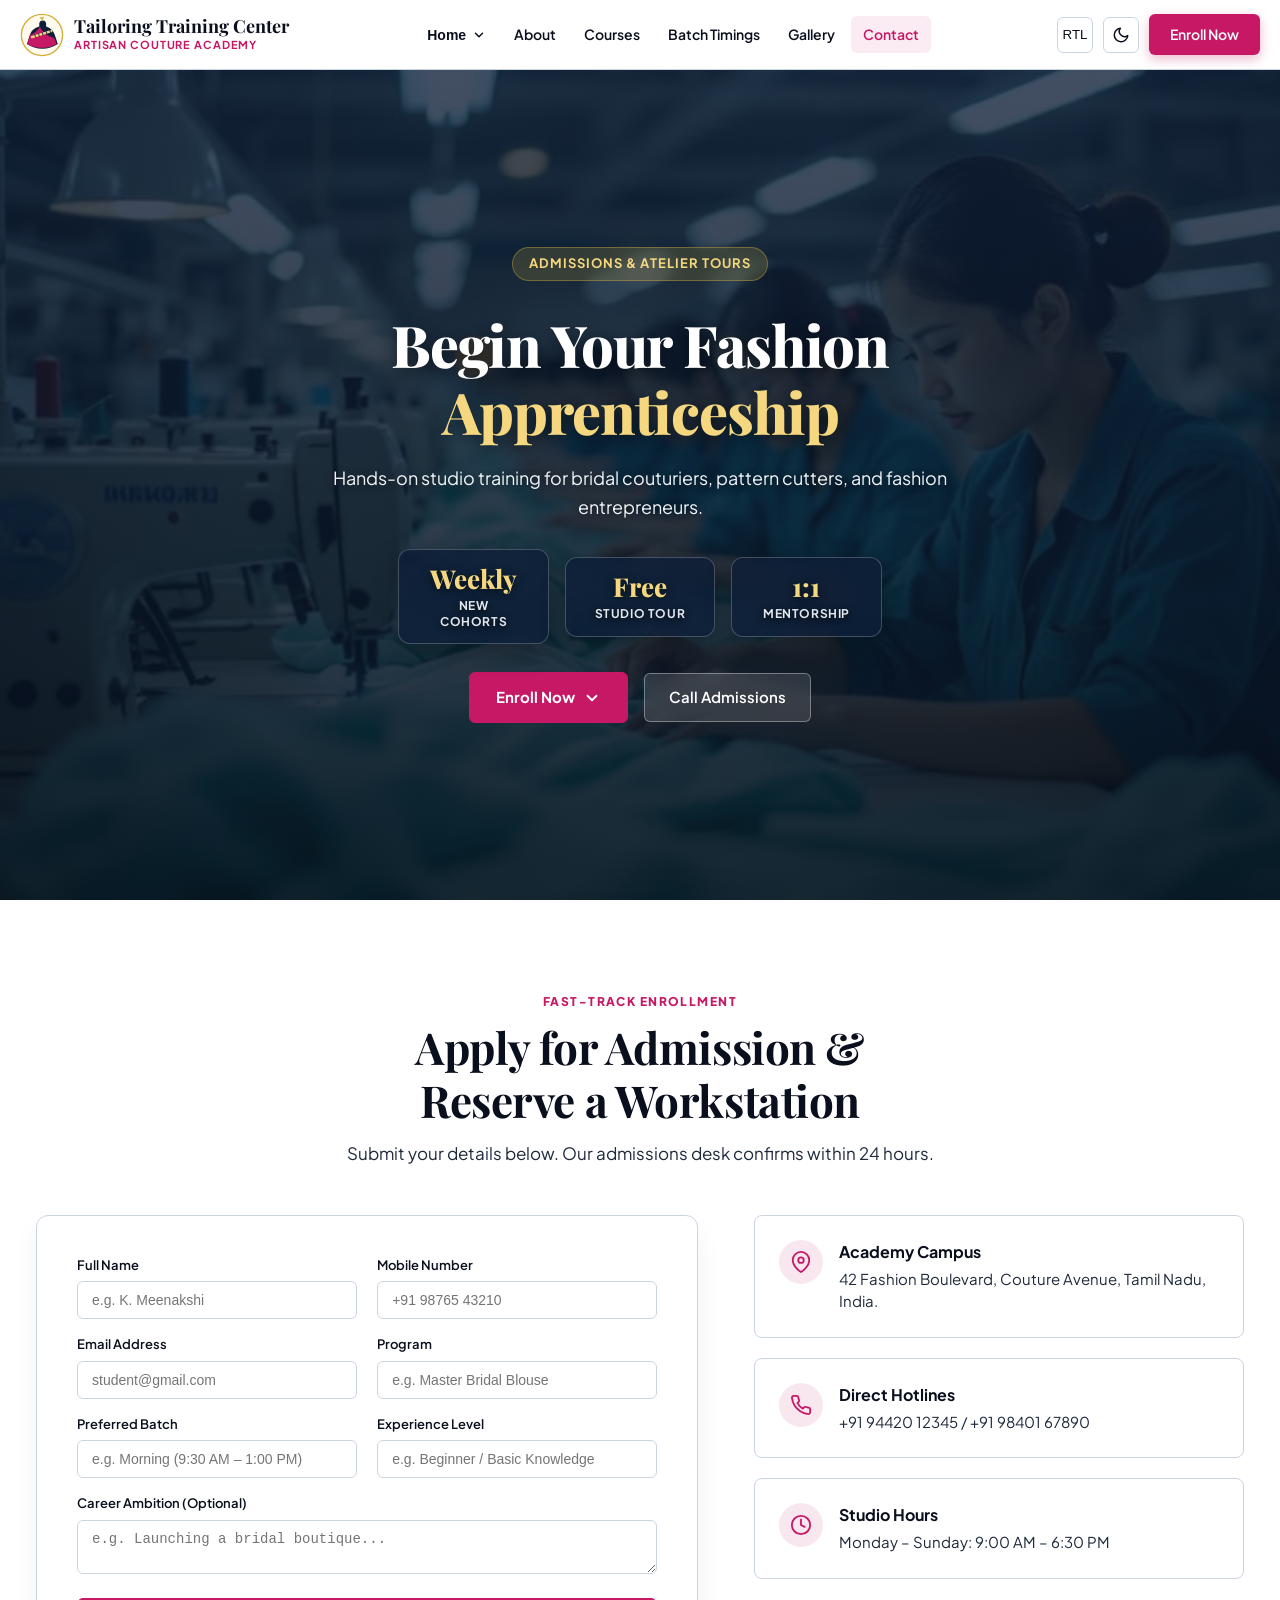
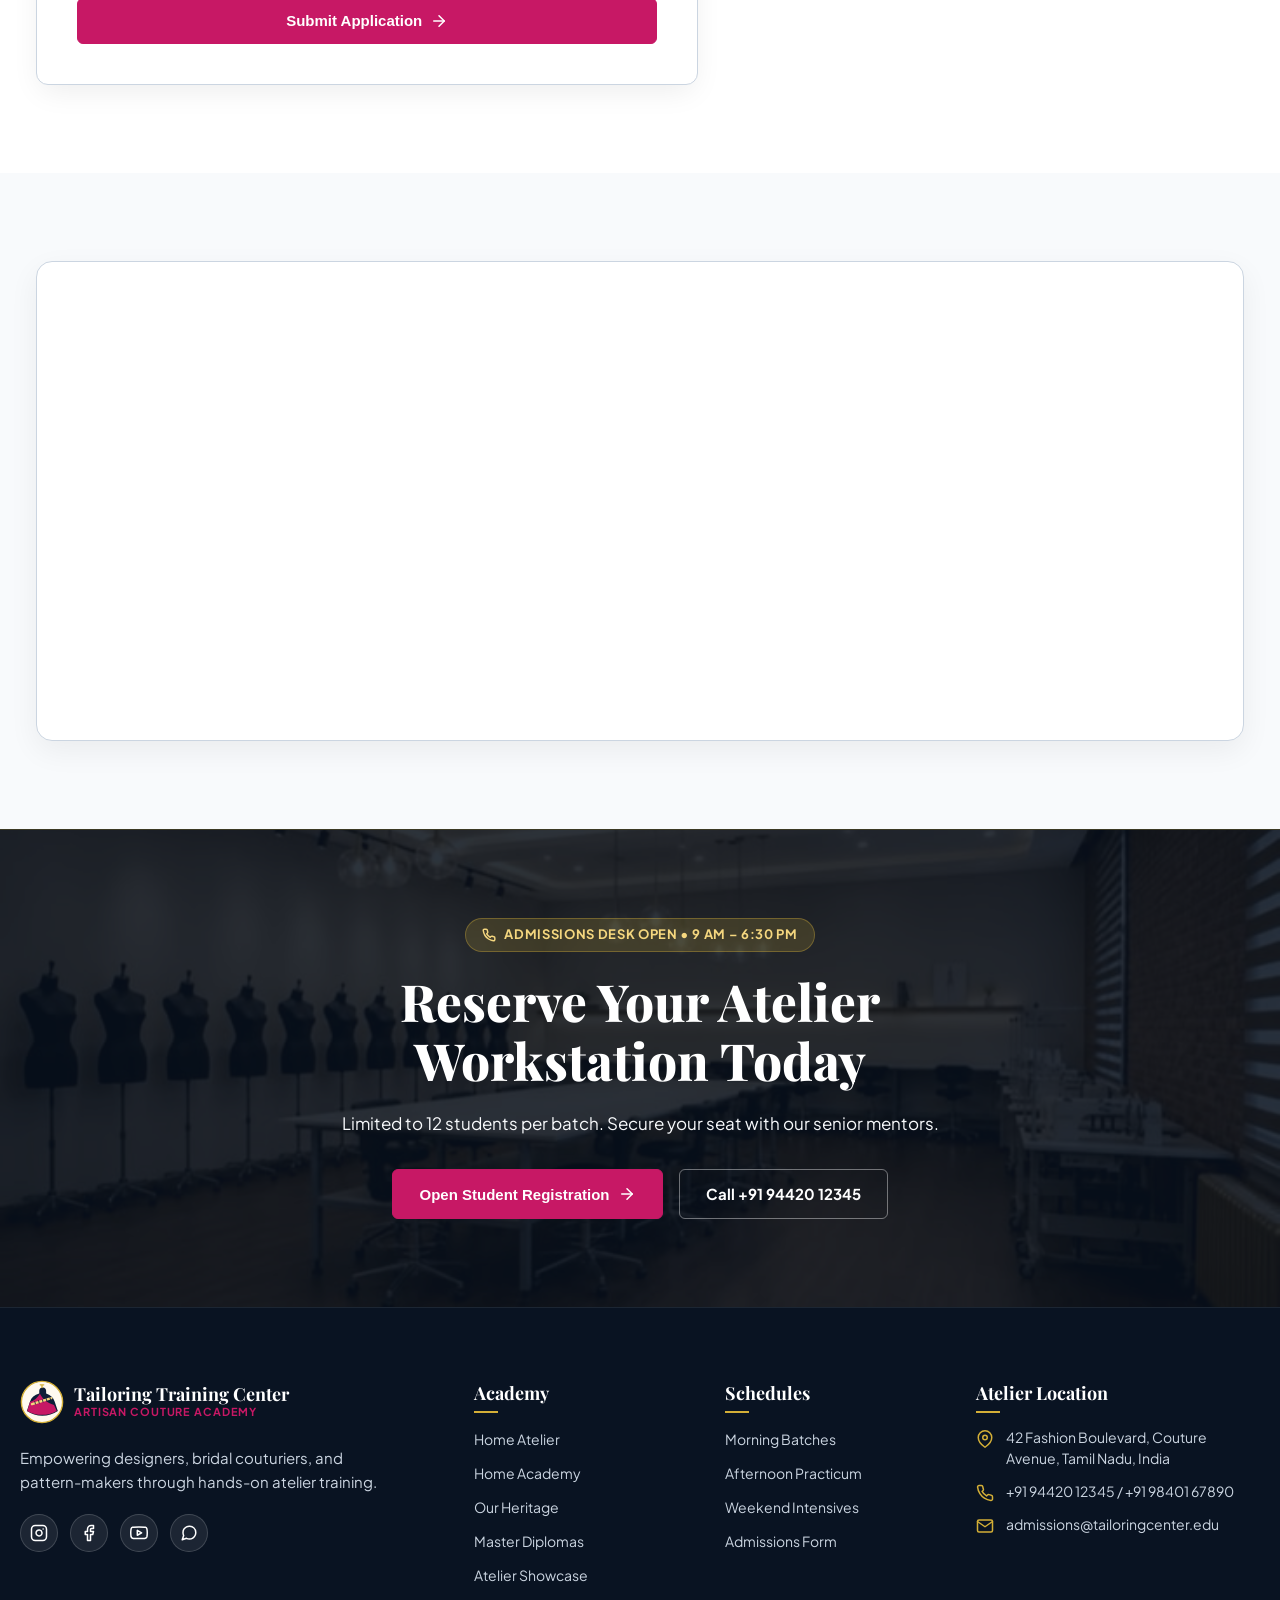
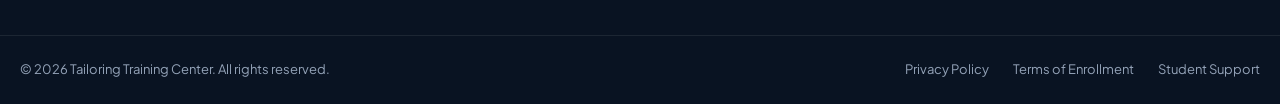
<file: contact.html>
<!DOCTYPE html>
<html lang="en" dir="ltr">

<head>
  <meta charset="UTF-8">
  <meta name="viewport" content="width=device-width, initial-scale=1.0">
  <title>Admissions & Contact | Tailoring Training Center</title>
  <link rel="icon" type="image/svg+xml" href="assets/images/icons/brand-mark.svg">
  <link rel="stylesheet" href="assets/css/style.css">
  <link rel="stylesheet" href="assets/css/responsive.css">
</head>

<body>

  <!-- Branded Page Loader -->
  <div id="page-loader" role="status" aria-live="polite" aria-label="Loading Tailoring Training Center">
    <div class="loader-brand">
      <div class="loader-ring"></div>
      <img src="assets/images/icons/brand-mark.svg" alt="Tailoring Training Center" class="loader-logo-img">
    </div>
    <div class="loader-text">Tailoring Training Center</div>
  </div>

  <!-- Fixed Header -->
  <header class="site-header" role="banner">
    <div class="header-container">

      <!-- Brand Logo + Name -->
      <a href="index.html" class="brand-link" aria-label="Tailoring Training Center Homepage">
        <img src="assets/images/icons/brand-mark.svg" alt="Tailoring Training Center Brand Logo" class="brand-logo-img">
        <div class="brand-text-wrap">
          <span class="brand-title">Tailoring Training Center</span>
          <span class="brand-subtitle">Artisan Couture Academy</span>
        </div>
      </a>

      <!-- Desktop Navigation: Exactly 6 Primary Items -->
      <nav class="desktop-nav" role="navigation" aria-label="Main Navigation">

        <!-- Nav Item 1: Home (Dropdown Click-Only) -->
        <div class="nav-item has-dropdown">
          <button type="button" class="nav-link nav-dropdown-trigger" aria-expanded="false" aria-haspopup="true"
            aria-label="Toggle Home menu">
            <span>Home</span>
            <svg width="14" height="14" viewBox="0 0 24 24" fill="none" stroke="currentColor" stroke-width="2.5"
              stroke-linecap="round" stroke-linejoin="round" aria-hidden="true">
              <polyline points="6 9 12 15 18 9"></polyline>
            </svg>
          </button>
          <div class="nav-dropdown-menu" role="menu">
            <a href="index.html" class="dropdown-link" role="menuitem">
              <span>Home 1 (Artisan Editorial)</span>
              <span class="dropdown-badge">V1</span>
            </a>
            <a href="home-2.html" class="dropdown-link" role="menuitem">
              <span>Home 2 (Academy & Atelier)</span>
              <span class="dropdown-badge">V2</span>
            </a>
          </div>
        </div>

        <!-- Nav Item 2: About -->
        <div class="nav-item">
          <a href="about.html" class="nav-link">About</a>
        </div>

        <!-- Nav Item 3: Courses -->
        <div class="nav-item">
          <a href="courses.html" class="nav-link">Courses</a>
        </div>

        <!-- Nav Item 4: Batch Timings -->
        <div class="nav-item">
          <a href="timings.html" class="nav-link">Batch Timings</a>
        </div>

        <!-- Nav Item 5: Gallery -->
        <div class="nav-item">
          <a href="gallery.html" class="nav-link">Gallery</a>
        </div>

        <!-- Nav Item 6: Contact (Active) -->
        <div class="nav-item">
          <a href="contact.html" class="nav-link active">Contact</a>
        </div>

      </nav>

      <!-- Desktop Actions: RTL Toggle, Dark Mode Toggle, CTA Button -->
      <div class="header-actions">
        <button type="button" class="icon-btn dir-toggle-btn"
          aria-label="Toggle text direction (LTR / RTL)">RTL</button>
        <button type="button" class="icon-btn theme-toggle-btn" aria-label="Switch to Dark Mode">
          <svg width="18" height="18" viewBox="0 0 24 24" fill="none" stroke="currentColor" stroke-width="2"
            stroke-linecap="round" stroke-linejoin="round" aria-hidden="true">
            <path d="M21 12.79A9 9 0 1 1 11.21 3 7 7 0 0 0 21 12.79z"></path>
          </svg>
        </button>
        <a href="contact.html" class="header-cta-btn">
          <span>Enroll Now</span>
        </a>

        <!-- Mobile Toggle Button -->
        <button type="button" class="mobile-toggle-btn" aria-label="Open mobile navigation menu">
          <svg width="22" height="22" viewBox="0 0 24 24" fill="none" stroke="currentColor" stroke-width="2"
            stroke-linecap="round" stroke-linejoin="round" aria-hidden="true">
            <line x1="3" y1="12" x2="21" y2="12"></line>
            <line x1="3" y1="6" x2="21" y2="6"></line>
            <line x1="3" y1="18" x2="21" y2="18"></line>
          </svg>
        </button>
      </div>

    </div>
  </header>

  <!-- Mobile Drawer Overlay & Menu -->
  <div class="mobile-drawer-overlay" aria-hidden="true">
    <div class="mobile-drawer" role="dialog" aria-modal="true" aria-label="Mobile Navigation">

      <div class="mobile-drawer-header">
        <a href="index.html" class="brand-link">
          <img src="assets/images/icons/brand-mark.svg" alt="Tailoring Training Center" class="brand-logo-img">
          <div class="brand-text-wrap">
            <span class="brand-title">Tailoring Training Center</span>
            <span class="brand-subtitle">Artisan Couture Academy</span>
          </div>
        </a>
        <button type="button" class="icon-btn mobile-close-btn" aria-label="Close mobile navigation menu">
          <svg width="20" height="20" viewBox="0 0 24 24" fill="none" stroke="currentColor" stroke-width="2"
            stroke-linecap="round" stroke-linejoin="round" aria-hidden="true">
            <line x1="18" y1="6" x2="6" y2="18"></line>
            <line x1="6" y1="6" x2="18" y2="18"></line>
          </svg>
        </button>
      </div>

      <ul class="mobile-nav-list">
        <li class="mobile-accordion">
          <button type="button" class="mobile-nav-link mobile-accordion-trigger" aria-expanded="false">
            <span>Home</span>
            <svg class="accordion-icon" width="16" height="16" viewBox="0 0 24 24" fill="none" stroke="currentColor"
              stroke-width="2" stroke-linecap="round" stroke-linejoin="round" aria-hidden="true">
              <polyline points="6 9 12 15 18 9"></polyline>
            </svg>
          </button>
          <div class="mobile-accordion-content">
            <a href="index.html" class="mobile-sub-link">Home 1 (Artisan Editorial)</a>
            <a href="home-2.html" class="mobile-sub-link">Home 2 (Academy & Atelier)</a>
          </div>
        </li>

        <li><a href="about.html" class="mobile-nav-link">About</a></li>
        <li><a href="courses.html" class="mobile-nav-link">Courses</a></li>
        <li><a href="timings.html" class="mobile-nav-link">Batch Timings</a></li>
        <li><a href="gallery.html" class="mobile-nav-link">Gallery</a></li>
        <li><a href="contact.html" class="mobile-nav-link active">Contact</a></li>
        <li class="mobile-drawer-cta-item">
          <a href="contact.html" class="mobile-drawer-cta">
            <span>Enroll Now</span>
          </a>
        </li>
      </ul>

      <div class="mobile-drawer-footer">
        <div class="mobile-controls-row">
          <button type="button" class="icon-btn dir-toggle-btn"
            aria-label="Toggle text direction (LTR / RTL)">RTL</button>
          <button type="button" class="icon-btn theme-toggle-btn" aria-label="Switch to Dark Mode">
            <svg width="18" height="18" viewBox="0 0 24 24" fill="none" stroke="currentColor" stroke-width="2"
              stroke-linecap="round" stroke-linejoin="round" aria-hidden="true">
              <path d="M21 12.79A9 9 0 1 1 11.21 3 7 7 0 0 0 21 12.79z"></path>
            </svg>
          </button>
        </div>
      </div>

    </div>
  </div>

  <!-- Main Content: Exactly 5 Content Sections for Contact Page -->
  <main class="main-wrapper" id="main-content">

    <!-- ==========================================
         SECTION 1: CONTACT HERO BANNER (EQUAL HEIGHT)
         ========================================== -->
    <section class="page-hero-banner contact-hero-banner" aria-label="Admissions Overview">
      <div class="site-container">
        <div class="page-hero-content">
          <span class="eyebrow eyebrow-light">Admissions & Atelier Tours</span>
          <h1 class="page-hero-title">
            Begin Your Fashion <span>Apprenticeship</span>
          </h1>
          <p class="page-hero-desc">
            Hands-on studio training for bridal couturiers, pattern cutters, and fashion entrepreneurs.
          </p>
          <div class="hero-stats-row hero-stats-row-center">
            <div class="hero-stat-pill">
              <span class="hero-stat-value">Weekly</span>
              <span class="hero-stat-label">New Cohorts</span>
            </div>
            <div class="hero-stat-pill">
              <span class="hero-stat-value">Free</span>
              <span class="hero-stat-label">Studio Tour</span>
            </div>
            <div class="hero-stat-pill">
              <span class="hero-stat-value">1:1</span>
              <span class="hero-stat-label">Mentorship</span>
            </div>
          </div>
          <div class="hero-cta-group hero-cta-group-center">
            <a href="#enrollment-form" class="btn-primary">
              <span>Enroll Now</span>
              <svg width="18" height="18" viewBox="0 0 24 24" fill="none" stroke="currentColor" stroke-width="2.5"
                stroke-linecap="round" stroke-linejoin="round" aria-hidden="true">
                <polyline points="6 9 12 15 18 9"></polyline>
              </svg>
            </a>
            <a href="tel:+919442012345" class="btn-secondary btn-secondary-light">
              <span>Call Admissions</span>
            </a>
          </div>
        </div>
      </div>
    </section>

    <!-- ==========================================
         SECTION 2: ENROLLMENT FORM & DIRECT CHANNELS
         ========================================== -->
    <section class="enrollment-form-section" id="enrollment-form" aria-label="Admissions Enrollment Application">
      <div class="site-container">

        <div class="section-center-head">
          <span class="eyebrow">Fast-Track Enrollment</span>
          <h2 class="section-heading">Apply for Admission & Reserve a Workstation</h2>
          <p class="section-subtext section-subtext-centered">
            Submit your details below. Our admissions desk confirms within 24 hours.
          </p>
        </div>

        <div class="enrollment-grid">

          <!-- Direct Application Form -->
          <div class="enrollment-form-card">
            <form class="auth-form"
              onsubmit="event.preventDefault(); alert('Application Received! Our admissions team will contact you shortly.');">

              <div class="form-grid-2col">
                <div class="form-group">
                  <label for="app-fname" class="form-label">Full Name</label>
                  <input type="text" id="app-fname" class="form-input" placeholder="e.g. K. Meenakshi" required
                    autocomplete="name">
                </div>
                <div class="form-group">
                  <label for="app-phone" class="form-label">Mobile Number</label>
                  <input type="tel" id="app-phone" class="form-input" placeholder="+91 98765 43210" required
                    autocomplete="tel">
                </div>
              </div>

              <div class="form-grid-2col">
                <div class="form-group">
                  <label for="app-email" class="form-label">Email Address</label>
                  <input type="email" id="app-email" class="form-input" placeholder="student@gmail.com" required
                    autocomplete="email">
                </div>
                <div class="form-group">
                  <label for="app-program" class="form-label">Program</label>
                  <input type="text" id="app-program" class="form-input" placeholder="e.g. Master Bridal Blouse"
                    required>
                </div>
              </div>

              <div class="form-grid-2col">
                <div class="form-group">
                  <label for="app-cohort" class="form-label">Preferred Batch</label>
                  <input type="text" id="app-cohort" class="form-input" placeholder="e.g. Morning (9:30 AM – 1:00 PM)"
                    required>
                </div>
                <div class="form-group">
                  <label for="app-exp" class="form-label">Experience Level</label>
                  <input type="text" id="app-exp" class="form-input" placeholder="e.g. Beginner / Basic Knowledge"
                    required>
                </div>
              </div>

              <div class="form-group">
                <label for="app-notes" class="form-label">Career Ambition (Optional)</label>
                <textarea id="app-notes" class="form-input" rows="2"
                  placeholder="e.g. Launching a bridal boutique..."></textarea>
              </div>

              <button type="submit" class="btn-primary btn-form-full">
                <span>Submit Application</span>
                <svg width="18" height="18" viewBox="0 0 24 24" fill="none" stroke="currentColor" stroke-width="2"
                  stroke-linecap="round" stroke-linejoin="round" aria-hidden="true">
                  <line x1="5" y1="12" x2="19" y2="12"></line>
                  <polyline points="12 5 19 12 12 19"></polyline>
                </svg>
              </button>
            </form>
          </div>

          <!-- Direct Contact Channels -->
          <div class="contact-channels-list">

            <div class="contact-channel-card">
              <div class="contact-channel-icon">
                <svg width="22" height="22" viewBox="0 0 24 24" fill="none" stroke="currentColor" stroke-width="2"
                  stroke-linecap="round" stroke-linejoin="round" aria-hidden="true">
                  <path d="M21 10c0 7-9 13-9 13s-9-6-9-13a9 9 0 0 1 18 0z"></path>
                  <circle cx="12" cy="10" r="3"></circle>
                </svg>
              </div>
              <div>
                <h3 class="channel-title">Academy Campus</h3>
                <p class="channel-val">42 Fashion Boulevard, Couture Avenue, Tamil Nadu, India.</p>
              </div>
            </div>

            <div class="contact-channel-card">
              <div class="contact-channel-icon">
                <svg width="22" height="22" viewBox="0 0 24 24" fill="none" stroke="currentColor" stroke-width="2"
                  stroke-linecap="round" stroke-linejoin="round" aria-hidden="true">
                  <path
                    d="M22 16.92v3a2 2 0 0 1-2.18 2 19.79 19.79 0 0 1-8.63-3.07 19.5 19.5 0 0 1-6-6 19.79 19.79 0 0 1-3.07-8.67A2 2 0 0 1 4.11 2h3a2 2 0 0 1 2 1.72 12.84 12.84 0 0 0 .7 2.81 2 2 0 0 1-.45 2.11L8.09 9.91a16 16 0 0 0 6 6l1.27-1.27a2 2 0 0 1 2.11-.45 12.84 12.84 0 0 0 2.81.7A2 2 0 0 1 22 16.92z">
                  </path>
                </svg>
              </div>
              <div>
                <h3 class="channel-title">Direct Hotlines</h3>
                <p class="channel-val">+91 94420 12345 / +91 98401 67890</p>
              </div>
            </div>

            <div class="contact-channel-card">
              <div class="contact-channel-icon">
                <svg width="22" height="22" viewBox="0 0 24 24" fill="none" stroke="currentColor" stroke-width="2"
                  stroke-linecap="round" stroke-linejoin="round" aria-hidden="true">
                  <circle cx="12" cy="12" r="10"></circle>
                  <polyline points="12 6 12 12 16 14"></polyline>
                </svg>
              </div>
              <div>
                <h3 class="channel-title">Studio Hours</h3>
                <p class="channel-val">Monday – Sunday: 9:00 AM – 6:30 PM</p>
              </div>
            </div>

          </div>

        </div>

      </div>
    </section>

    <!-- ==========================================
         SECTION 3: LIVE ATELIER GOOGLE MAP
         ========================================== -->
    <section class="campus-location-section" aria-label="Atelier Campus Live Location Map">
      <div class="site-container">
        <div class="campus-map-wrapper">
          <iframe
            src="https://www.google.com/maps/embed?pb=!1m18!1m12!1m3!1d3886.8378907314227!2d80.2312684758788!3d13.042571213251785!2m3!1f0!2f0!3f0!3m2!1i1024!2i768!4f13.1!3m3!1m2!1s0x3a5266517a6db15f%3A0x8896a246ec411132!2sT.%20Nagar%2C%20Chennai%2C%20Tamil%20Nadu!5e0!3m2!1sen!2sin!4v1700000000000!5m2!1sen!2sin"
            class="campus-live-map" allowfullscreen="" loading="lazy" referrerpolicy="no-referrer-when-downgrade"
            title="Live Google Map Location of Tailoring Training Center Academy Campus">
          </iframe>
        </div>
      </div>
    </section>



    <section class="contact-cta-section" aria-label="Admissions Final CTA">
      <div class="contact-cta-bg"></div>
      <div class="site-container">
        <div class="cta-inner-card">
          <span class="cta-pill">
            <svg width="14" height="14" viewBox="0 0 24 24" fill="none" stroke="currentColor" stroke-width="2.5"
              stroke-linecap="round" stroke-linejoin="round" aria-hidden="true">
              <path
                d="M22 16.92v3a2 2 0 0 1-2.18 2 19.79 19.79 0 0 1-8.63-3.07 19.5 19.5 0 0 1-6-6 19.79 19.79 0 0 1-3.07-8.67A2 2 0 0 1 4.11 2h3a2 2 0 0 1 2 1.72 12.84 12.84 0 0 0 .7 2.81 2 2 0 0 1-.45 2.11L8.09 9.91a16 16 0 0 0 6 6l1.27-1.27a2 2 0 0 1 2.11-.45 12.84 12.84 0 0 0 2.81.7A2 2 0 0 1 22 16.92z">
              </path>
            </svg>
            <span>Admissions Desk Open<span class="cta-pill-extra"> • 9 AM – 6:30 PM</span></span>
          </span>

          <h2 class="cta-heading">Reserve Your Atelier Workstation Today</h2>

          <p class="cta-desc">
            Limited to 12 students per batch. Secure your seat with our senior mentors.
          </p>

          <div class="cta-btn-group">
            <button type="button" class="btn-primary" data-open-modal="auth">
              <span>Open Student Registration</span>
              <svg width="18" height="18" viewBox="0 0 24 24" fill="none" stroke="currentColor" stroke-width="2"
                stroke-linecap="round" stroke-linejoin="round" aria-hidden="true">
                <line x1="5" y1="12" x2="19" y2="12"></line>
                <polyline points="12 5 19 12 12 19"></polyline>
              </svg>
            </button>
            <a href="tel:+919442012345" class="btn-secondary btn-cta-secondary">
              <span>Call +91 94420 12345</span>
            </a>
          </div>
        </div>
      </div>
    </section>

  </main>

  <!-- Scroll to Top Button -->
  <button type="button" id="scroll-to-top" aria-label="Scroll back to top">
    <svg width="20" height="20" viewBox="0 0 24 24" fill="none" stroke="currentColor" stroke-width="2.5"
      stroke-linecap="round" stroke-linejoin="round" aria-hidden="true">
      <polyline points="18 15 12 9 6 15"></polyline>
    </svg>
  </button>

  <!-- Shared Editorial Footer -->
  <footer class="site-footer" role="contentinfo">
    <div class="footer-top">

      <div class="footer-col">
        <a href="index.html" class="brand-link">
          <img src="assets/images/icons/brand-mark.svg" alt="Tailoring Training Center Logo" class="brand-logo-img">
          <div class="brand-text-wrap">
            <span class="brand-title brand-title-footer">Tailoring Training Center</span>
            <span class="brand-subtitle">Artisan Couture Academy</span>
          </div>
        </a>
        <p class="footer-brand-desc">
          Empowering designers, bridal couturiers, and pattern-makers through hands-on atelier training.
        </p>
        <div class="footer-social-links" aria-label="Social Media Channels">
          <a href="https://instagram.com" class="footer-social-btn" aria-label="Follow us on Instagram" target="_blank"
            rel="noopener noreferrer">
            <svg width="18" height="18" viewBox="0 0 24 24" fill="none" stroke="currentColor" stroke-width="2"
              stroke-linecap="round" stroke-linejoin="round" aria-hidden="true">
              <rect x="2" y="2" width="20" height="20" rx="5" ry="5"></rect>
              <path d="M16 11.37A4 4 0 1 1 12.63 8 4 4 0 0 1 16 11.37z"></path>
              <line x1="17.5" y1="6.5" x2="17.51" y2="6.5"></line>
            </svg>
          </a>
          <a href="https://facebook.com" class="footer-social-btn" aria-label="Follow us on Facebook" target="_blank"
            rel="noopener noreferrer">
            <svg width="18" height="18" viewBox="0 0 24 24" fill="none" stroke="currentColor" stroke-width="2"
              stroke-linecap="round" stroke-linejoin="round" aria-hidden="true">
              <path d="M18 2h-3a5 5 0 0 0-5 5v3H7v4h3v8h4v-8h3l1-4h-4V7a1 1 0 0 1 1-1h3z"></path>
            </svg>
          </a>
          <a href="https://youtube.com" class="footer-social-btn" aria-label="Subscribe on YouTube" target="_blank"
            rel="noopener noreferrer">
            <svg width="18" height="18" viewBox="0 0 24 24" fill="none" stroke="currentColor" stroke-width="2"
              stroke-linecap="round" stroke-linejoin="round" aria-hidden="true">
              <path
                d="M22.54 6.42a2.78 2.78 0 0 0-1.94-2C18.88 4 12 4 12 4s-6.88 0-8.6.46a2.78 2.78 0 0 0-1.94 2A29 29 0 0 0 1 11.75a29 29 0 0 0 .46 5.33A2.78 2.78 0 0 0 3.4 19c1.72.46 8.6.46 8.6.46s6.88 0 8.6-.46a2.78 2.78 0 0 0 1.94-2 29 29 0 0 0 .46-5.25 29 29 0 0 0-.46-5.33z">
              </path>
              <polygon points="9.75 15.02 15.5 11.75 9.75 8.48 9.75 15.02"></polygon>
            </svg>
          </a>
          <a href="https://wa.me/919442012345" class="footer-social-btn" aria-label="Chat on WhatsApp" target="_blank"
            rel="noopener noreferrer">
            <svg width="18" height="18" viewBox="0 0 24 24" fill="none" stroke="currentColor" stroke-width="2"
              stroke-linecap="round" stroke-linejoin="round" aria-hidden="true">
              <path
                d="M21 11.5a8.38 8.38 0 0 1-.9 3.8 8.5 8.5 0 0 1-7.6 4.7 8.38 8.38 0 0 1-3.8-.9L3 21l1.9-5.7a8.38 8.38 0 0 1-.9-3.8 8.5 8.5 0 0 1 4.7-7.6 8.38 8.38 0 0 1 3.8-.9h.5a8.48 8.48 0 0 1 8 8v.5z">
              </path>
            </svg>
          </a>
        </div>
      </div>

      <div class="footer-col">
        <h3 class="footer-heading">Academy</h3>
        <ul class="footer-nav-list">
          <li><a href="index.html" class="footer-link">Home Atelier</a></li>
          <li><a href="home-2.html" class="footer-link">Home Academy</a></li>
          <li><a href="about.html" class="footer-link">Our Heritage</a></li>
          <li><a href="courses.html" class="footer-link">Master Diplomas</a></li>
          <li><a href="gallery.html" class="footer-link">Atelier Showcase</a></li>
        </ul>
      </div>

      <div class="footer-col">
        <h3 class="footer-heading">Schedules</h3>
        <ul class="footer-nav-list">
          <li><a href="timings.html" class="footer-link">Morning Batches</a></li>
          <li><a href="timings.html" class="footer-link">Afternoon Practicum</a></li>
          <li><a href="timings.html" class="footer-link">Weekend Intensives</a></li>
          <li><a href="contact.html" class="footer-link">Admissions Form</a></li>
        </ul>
      </div>

      <div class="footer-col">
        <h3 class="footer-heading">Atelier Location</h3>
        <div class="footer-contact-item">
          <svg class="footer-contact-icon" width="18" height="18" viewBox="0 0 24 24" fill="none" stroke="currentColor"
            stroke-width="2" stroke-linecap="round" stroke-linejoin="round" aria-hidden="true">
            <path d="M21 10c0 7-9 13-9 13s-9-6-9-13a9 9 0 0 1 18 0z"></path>
            <circle cx="12" cy="10" r="3"></circle>
          </svg>
          <span>42 Fashion Boulevard, Couture Avenue, Tamil Nadu, India</span>
        </div>
        <div class="footer-contact-item">
          <svg class="footer-contact-icon" width="18" height="18" viewBox="0 0 24 24" fill="none" stroke="currentColor"
            stroke-width="2" stroke-linecap="round" stroke-linejoin="round" aria-hidden="true">
            <path
              d="M22 16.92v3a2 2 0 0 1-2.18 2 19.79 19.79 0 0 1-8.63-3.07 19.5 19.5 0 0 1-6-6 19.79 19.79 0 0 1-3.07-8.67A2 2 0 0 1 4.11 2h3a2 2 0 0 1 2 1.72 12.84 12.84 0 0 0 .7 2.81 2 2 0 0 1-.45 2.11L8.09 9.91a16 16 0 0 0 6 6l1.27-1.27a2 2 0 0 1 2.11-.45 12.84 12.84 0 0 0 2.81.7A2 2 0 0 1 22 16.92z">
            </path>
          </svg>
          <span>+91 94420 12345 / +91 98401 67890</span>
        </div>
        <div class="footer-contact-item">
          <svg class="footer-contact-icon" width="18" height="18" viewBox="0 0 24 24" fill="none" stroke="currentColor"
            stroke-width="2" stroke-linecap="round" stroke-linejoin="round" aria-hidden="true">
            <path d="M4 4h16c1.1 0 2 .9 2 2v12c0 1.1-.9 2-2 2H4c-1.1 0-2-.9-2-2V6c0-1.1.9-2 2-2z"></path>
            <polyline points="22,6 12,13 2,6"></polyline>
          </svg>
          <span>admissions@tailoringcenter.edu</span>
        </div>
      </div>

    </div>

    <div class="footer-bottom">
      <div class="footer-bottom-container">
        <div>
          &copy; 2026 Tailoring Training Center. All rights reserved.
        </div>
        <div class="footer-legal-links">
          <a href="contact.html" class="footer-link">Privacy Policy</a>
          <a href="contact.html" class="footer-link">Terms of Enrollment</a>
          <a href="contact.html" class="footer-link">Student Support</a>
        </div>
      </div>
    </div>
  </footer>

  <!-- Global Shared Script -->
  <script src="assets/js/main.js"></script>
</body>

</html>
</file>
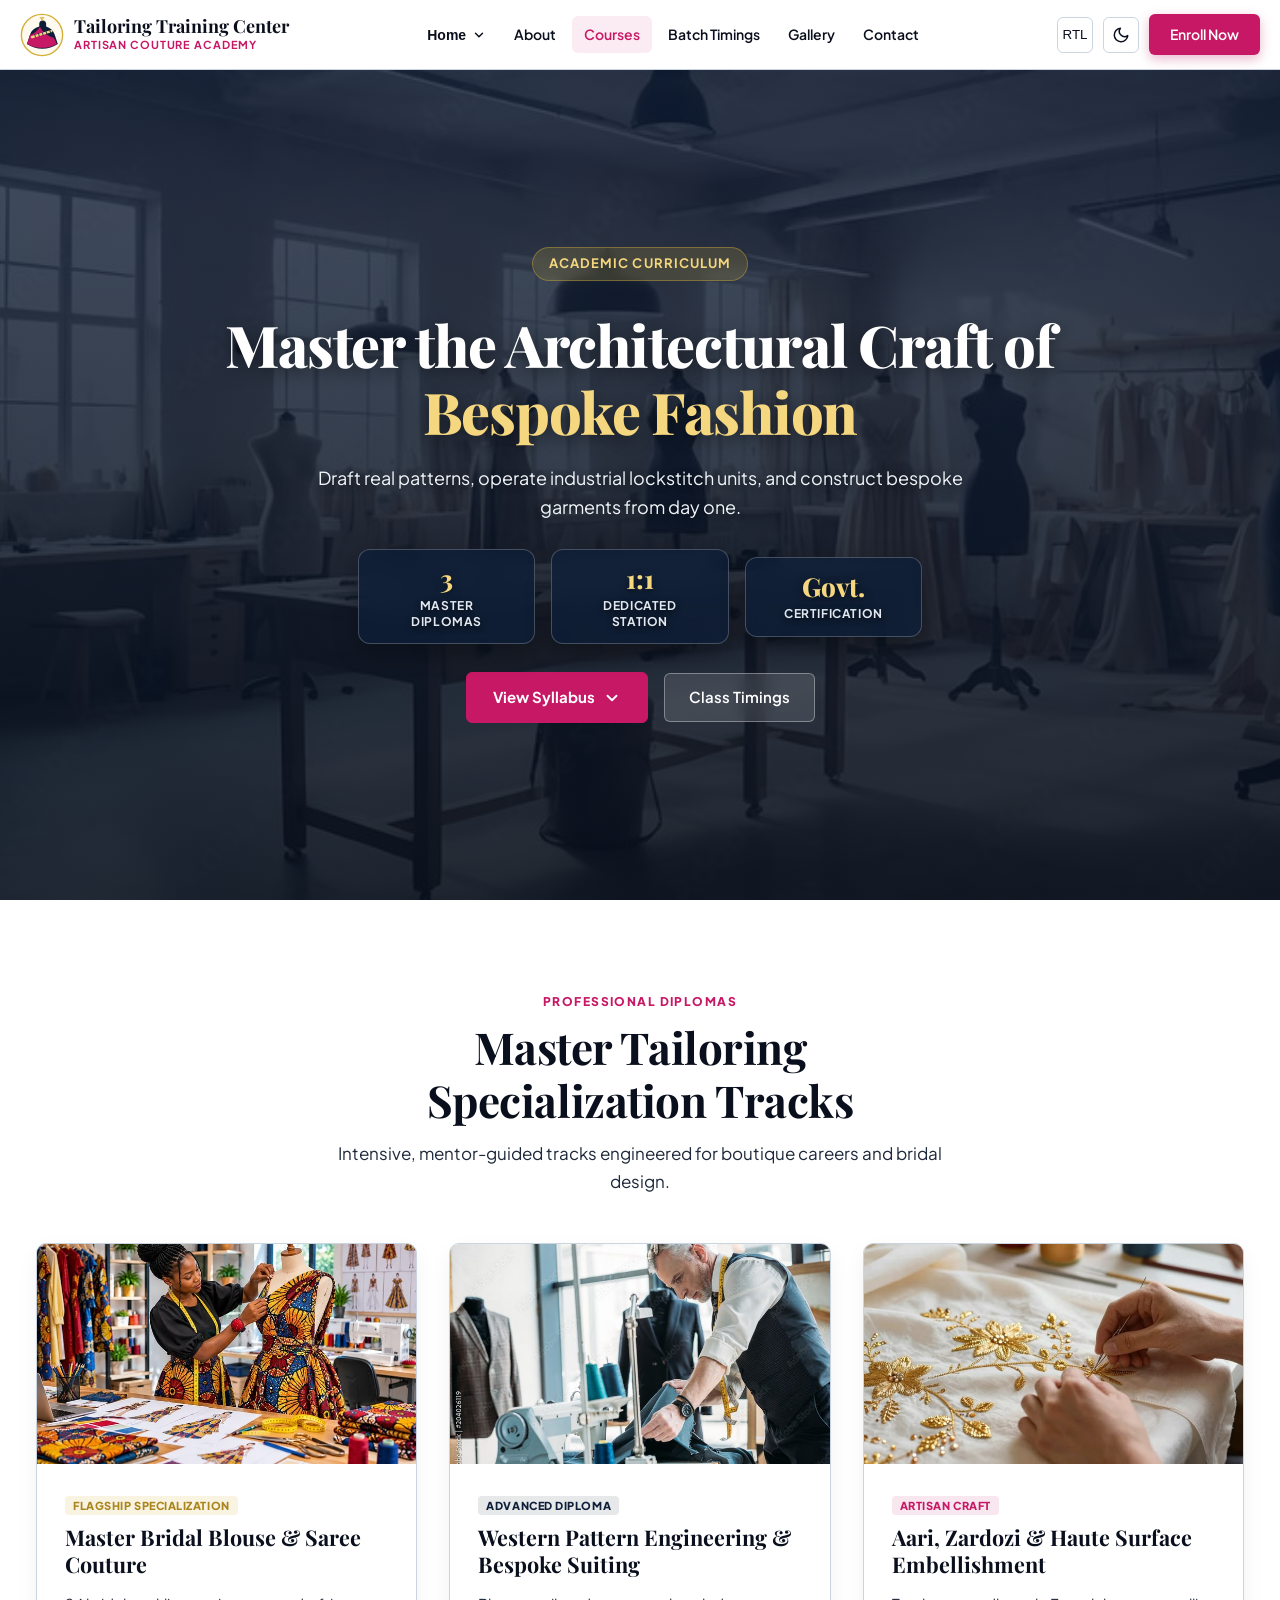
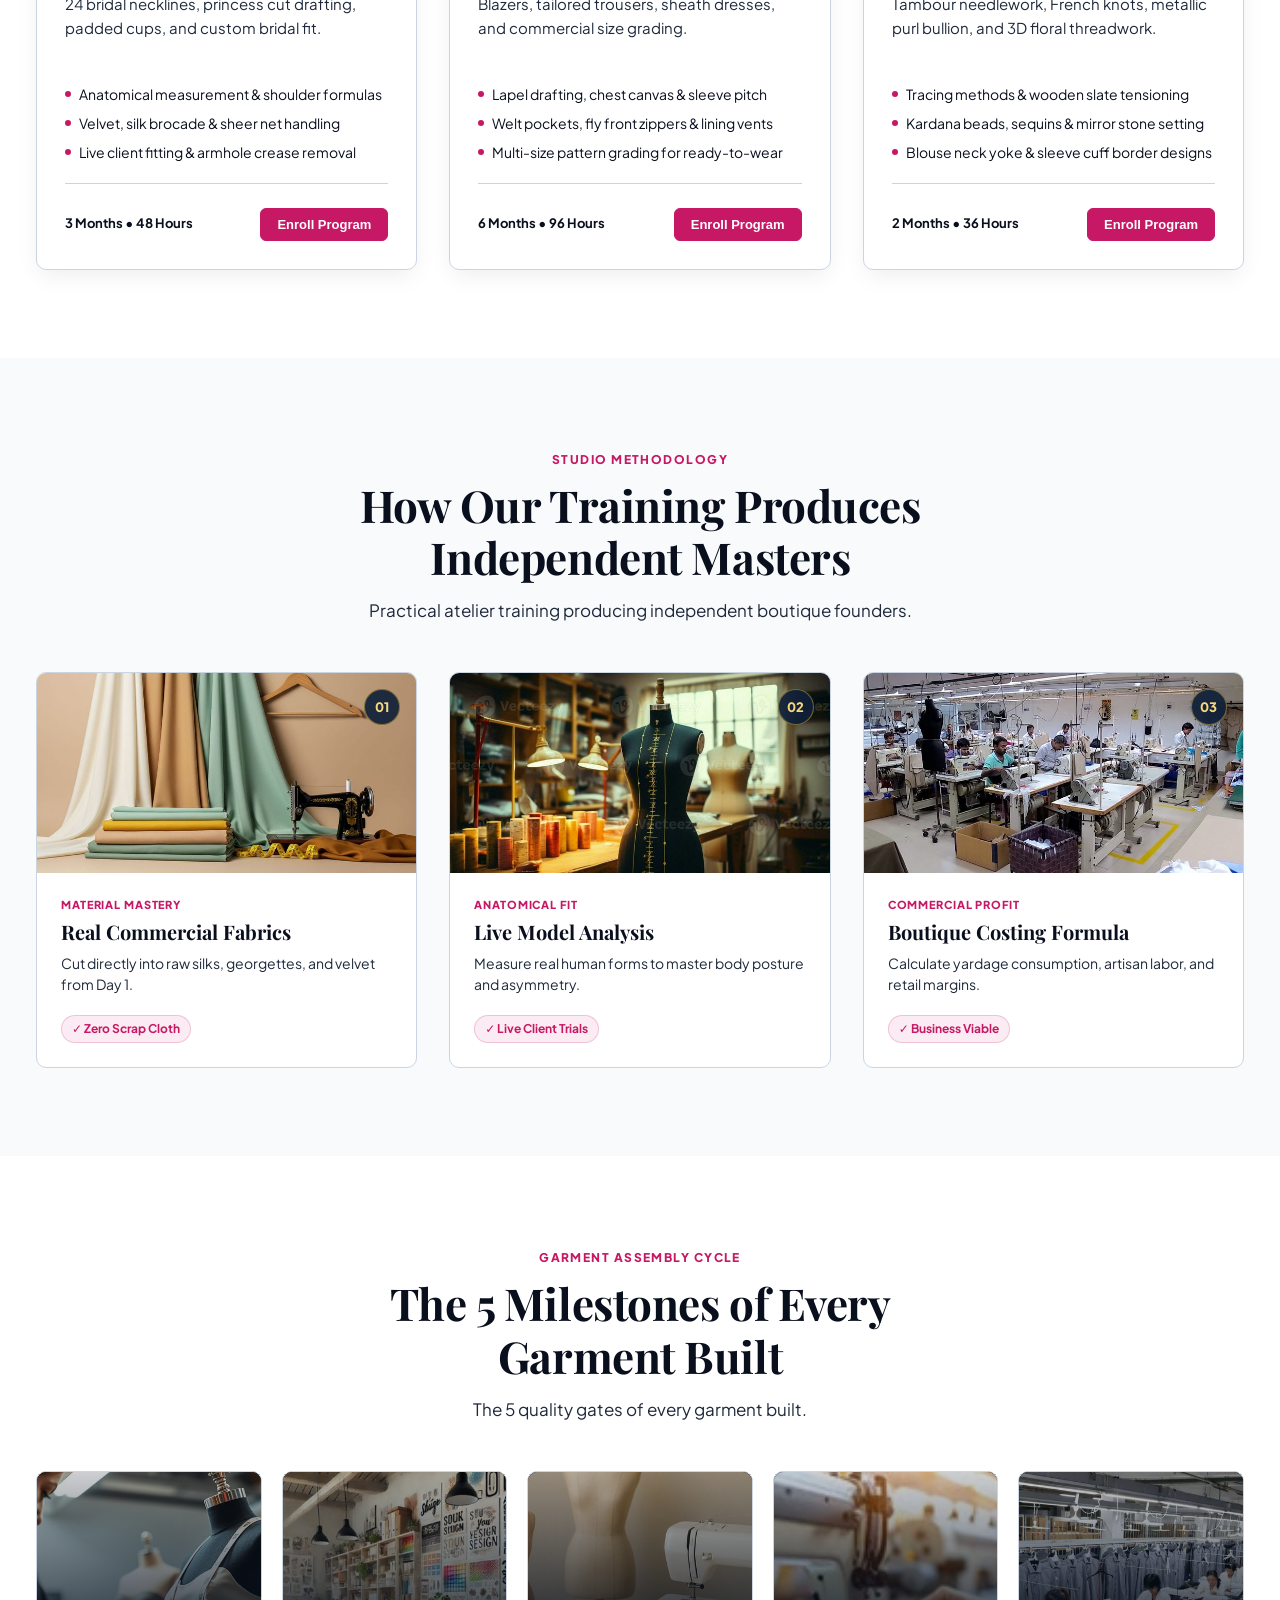
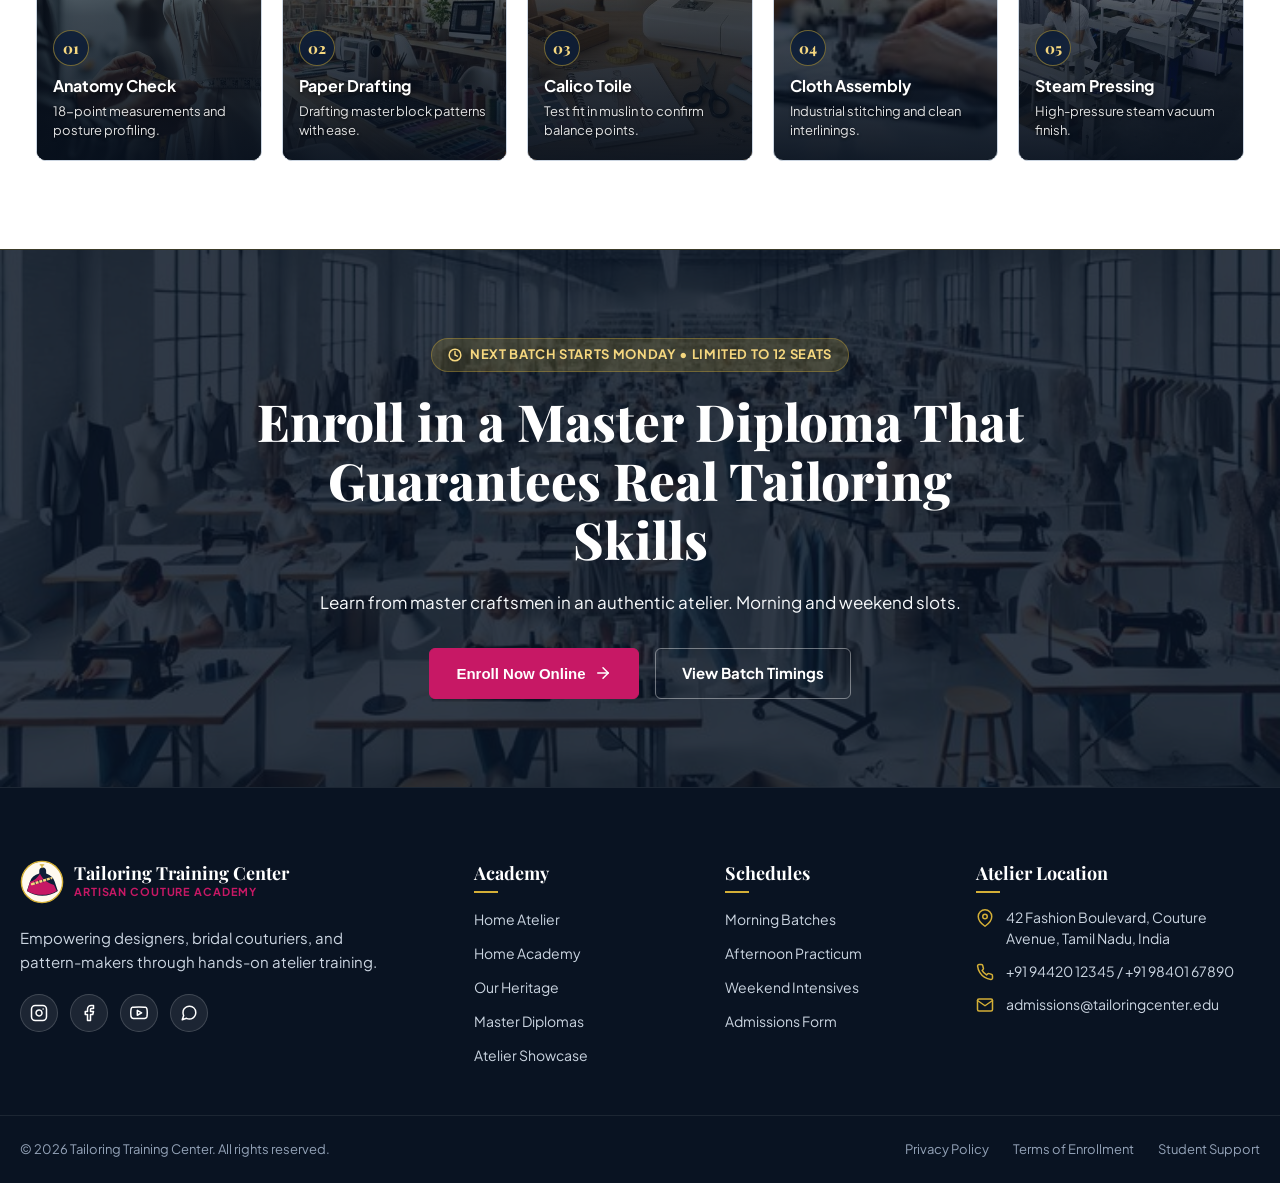
<file: courses.html>
<!DOCTYPE html>
<html lang="en" dir="ltr">

<head>
  <meta charset="UTF-8">
  <meta name="viewport" content="width=device-width, initial-scale=1.0">
  <title>Master Diplomas & Courses | Tailoring Training Center</title>
  <link rel="icon" type="image/svg+xml" href="assets/images/icons/brand-mark.svg">
  <link rel="stylesheet" href="assets/css/style.css">
  <link rel="stylesheet" href="assets/css/responsive.css">
</head>

<body>

  <!-- Branded Page Loader -->
  <div id="page-loader" role="status" aria-live="polite" aria-label="Loading Tailoring Training Center">
    <div class="loader-brand">
      <div class="loader-ring"></div>
      <img src="assets/images/icons/brand-mark.svg" alt="Tailoring Training Center" class="loader-logo-img">
    </div>
    <div class="loader-text">Tailoring Training Center</div>
  </div>

  <!-- Fixed Header -->
  <header class="site-header" role="banner">
    <div class="header-container">

      <!-- Brand Logo + Name -->
      <a href="index.html" class="brand-link" aria-label="Tailoring Training Center Homepage">
        <img src="assets/images/icons/brand-mark.svg" alt="Tailoring Training Center Brand Logo" class="brand-logo-img">
        <div class="brand-text-wrap">
          <span class="brand-title">Tailoring Training Center</span>
          <span class="brand-subtitle">Artisan Couture Academy</span>
        </div>
      </a>

      <!-- Desktop Navigation: Exactly 6 Primary Items -->
      <nav class="desktop-nav" role="navigation" aria-label="Main Navigation">

        <!-- Nav Item 1: Home (Dropdown Click-Only) -->
        <div class="nav-item has-dropdown">
          <button type="button" class="nav-link nav-dropdown-trigger" aria-expanded="false" aria-haspopup="true"
            aria-label="Toggle Home menu">
            <span>Home</span>
            <svg width="14" height="14" viewBox="0 0 24 24" fill="none" stroke="currentColor" stroke-width="2.5"
              stroke-linecap="round" stroke-linejoin="round" aria-hidden="true">
              <polyline points="6 9 12 15 18 9"></polyline>
            </svg>
          </button>
          <div class="nav-dropdown-menu" role="menu">
            <a href="index.html" class="dropdown-link" role="menuitem">
              <span>Home 1 (Artisan Editorial)</span>
              <span class="dropdown-badge">V1</span>
            </a>
            <a href="home-2.html" class="dropdown-link" role="menuitem">
              <span>Home 2 (Academy & Atelier)</span>
              <span class="dropdown-badge">V2</span>
            </a>
          </div>
        </div>

        <!-- Nav Item 2: About -->
        <div class="nav-item">
          <a href="about.html" class="nav-link">About</a>
        </div>

        <!-- Nav Item 3: Courses (Active) -->
        <div class="nav-item">
          <a href="courses.html" class="nav-link active">Courses</a>
        </div>

        <!-- Nav Item 4: Batch Timings -->
        <div class="nav-item">
          <a href="timings.html" class="nav-link">Batch Timings</a>
        </div>

        <!-- Nav Item 5: Gallery -->
        <div class="nav-item">
          <a href="gallery.html" class="nav-link">Gallery</a>
        </div>

        <!-- Nav Item 6: Contact -->
        <div class="nav-item">
          <a href="contact.html" class="nav-link">Contact</a>
        </div>

      </nav>

      <!-- Desktop Actions: RTL Toggle, Dark Mode Toggle, CTA Button -->
      <div class="header-actions">
        <button type="button" class="icon-btn dir-toggle-btn"
          aria-label="Toggle text direction (LTR / RTL)">RTL</button>
        <button type="button" class="icon-btn theme-toggle-btn" aria-label="Switch to Dark Mode">
          <svg width="18" height="18" viewBox="0 0 24 24" fill="none" stroke="currentColor" stroke-width="2"
            stroke-linecap="round" stroke-linejoin="round" aria-hidden="true">
            <path d="M21 12.79A9 9 0 1 1 11.21 3 7 7 0 0 0 21 12.79z"></path>
          </svg>
        </button>
        <a href="contact.html" class="header-cta-btn">
          <span>Enroll Now</span>
        </a>

        <!-- Mobile Toggle Button -->
        <button type="button" class="mobile-toggle-btn" aria-label="Open mobile navigation menu">
          <svg width="22" height="22" viewBox="0 0 24 24" fill="none" stroke="currentColor" stroke-width="2"
            stroke-linecap="round" stroke-linejoin="round" aria-hidden="true">
            <line x1="3" y1="12" x2="21" y2="12"></line>
            <line x1="3" y1="6" x2="21" y2="6"></line>
            <line x1="3" y1="18" x2="21" y2="18"></line>
          </svg>
        </button>
      </div>

    </div>
  </header>

  <!-- Mobile Drawer Overlay & Menu -->
  <div class="mobile-drawer-overlay" aria-hidden="true">
    <div class="mobile-drawer" role="dialog" aria-modal="true" aria-label="Mobile Navigation">

      <div class="mobile-drawer-header">
        <a href="index.html" class="brand-link">
          <img src="assets/images/icons/brand-mark.svg" alt="Tailoring Training Center" class="brand-logo-img">
          <div class="brand-text-wrap">
            <span class="brand-title">Tailoring Training Center</span>
            <span class="brand-subtitle">Artisan Couture Academy</span>
          </div>
        </a>
        <button type="button" class="icon-btn mobile-close-btn" aria-label="Close mobile navigation menu">
          <svg width="20" height="20" viewBox="0 0 24 24" fill="none" stroke="currentColor" stroke-width="2"
            stroke-linecap="round" stroke-linejoin="round" aria-hidden="true">
            <line x1="18" y1="6" x2="6" y2="18"></line>
            <line x1="6" y1="6" x2="18" y2="18"></line>
          </svg>
        </button>
      </div>

      <ul class="mobile-nav-list">
        <li class="mobile-accordion">
          <button type="button" class="mobile-nav-link mobile-accordion-trigger" aria-expanded="false">
            <span>Home</span>
            <svg class="accordion-icon" width="16" height="16" viewBox="0 0 24 24" fill="none" stroke="currentColor"
              stroke-width="2" stroke-linecap="round" stroke-linejoin="round" aria-hidden="true">
              <polyline points="6 9 12 15 18 9"></polyline>
            </svg>
          </button>
          <div class="mobile-accordion-content">
            <a href="index.html" class="mobile-sub-link">Home 1 (Artisan Editorial)</a>
            <a href="home-2.html" class="mobile-sub-link">Home 2 (Academy & Atelier)</a>
          </div>
        </li>

        <li><a href="about.html" class="mobile-nav-link">About</a></li>
        <li><a href="courses.html" class="mobile-nav-link active">Courses</a></li>
        <li><a href="timings.html" class="mobile-nav-link">Batch Timings</a></li>
        <li><a href="gallery.html" class="mobile-nav-link">Gallery</a></li>
        <li><a href="contact.html" class="mobile-nav-link">Contact</a></li>
        <li class="mobile-drawer-cta-item">
          <a href="contact.html" class="mobile-drawer-cta">
            <span>Enroll Now</span>
          </a>
        </li>
      </ul>

      <div class="mobile-drawer-footer">
        <div class="mobile-controls-row">
          <button type="button" class="icon-btn dir-toggle-btn"
            aria-label="Toggle text direction (LTR / RTL)">RTL</button>
          <button type="button" class="icon-btn theme-toggle-btn" aria-label="Switch to Dark Mode">
            <svg width="18" height="18" viewBox="0 0 24 24" fill="none" stroke="currentColor" stroke-width="2"
              stroke-linecap="round" stroke-linejoin="round" aria-hidden="true">
              <path d="M21 12.79A9 9 0 1 1 11.21 3 7 7 0 0 0 21 12.79z"></path>
            </svg>
          </button>
        </div>
      </div>

    </div>
  </div>

  <!-- Main Content: Exactly 5 Content Sections (Lean, Punchy Copy) -->
  <main class="main-wrapper" id="main-content">

    <!-- ==========================================
         SECTION 1: COURSES HERO BANNER (EQUAL HEIGHT)
         ========================================== -->
    <section class="page-hero-banner courses-hero-banner" aria-label="Curriculum Overview">
      <div class="site-container">
        <div class="page-hero-content">
          <span class="eyebrow eyebrow-light">Academic Curriculum</span>
          <h1 class="page-hero-title">
            Master the Architectural Craft of <span>Bespoke Fashion</span>
          </h1>
          <p class="page-hero-desc">
            Draft real patterns, operate industrial lockstitch units, and construct bespoke garments from day one.
          </p>
          <div class="hero-stats-row hero-stats-row-center">
            <div class="hero-stat-pill">
              <span class="hero-stat-value">3</span>
              <span class="hero-stat-label">Master Diplomas</span>
            </div>
            <div class="hero-stat-pill">
              <span class="hero-stat-value">1:1</span>
              <span class="hero-stat-label">Dedicated Station</span>
            </div>
            <div class="hero-stat-pill">
              <span class="hero-stat-value">Govt.</span>
              <span class="hero-stat-label">Certification</span>
            </div>
          </div>
          <div class="hero-cta-group hero-cta-group-center">
            <a href="#programs-grid" class="btn-primary">
              <span>View Syllabus</span>
              <svg width="18" height="18" viewBox="0 0 24 24" fill="none" stroke="currentColor" stroke-width="2.5"
                stroke-linecap="round" stroke-linejoin="round" aria-hidden="true">
                <polyline points="6 9 12 15 18 9"></polyline>
              </svg>
            </a>
            <a href="timings.html" class="btn-secondary btn-secondary-light">
              <span>Class Timings</span>
            </a>
          </div>
        </div>
      </div>
    </section>

    <!-- ==========================================
         SECTION 2: CORE DIPLOMA PROGRAMS (Equal Cards)
         ========================================== -->
    <section class="programs-catalog-section" id="programs-grid" aria-label="Diploma Programs Catalog">
      <div class="site-container">

        <div class="section-center-head">
          <span class="eyebrow">Professional Diplomas</span>
          <h2 class="section-heading">Master Tailoring Specialization Tracks</h2>
          <p class="section-subtext section-subtext-centered">
            Intensive, mentor-guided tracks engineered for boutique careers and bridal design.
          </p>
        </div>

        <div class="programs-grid">

          <!-- Program 1 -->
          <article class="program-card">
            <img src="assets/images/products/p33.jpg" alt="Artisan cutting fabric for bridal blouse construction"
              class="program-thumb">
            <div class="program-card-body">
              <div>
                <span class="discipline-tag discipline-tag-gold">Flagship Specialization</span>
                <h3 class="program-title">Master Bridal Blouse & Saree Couture</h3>
                <p class="program-desc">
                  24 bridal necklines, princess cut drafting, padded cups, and custom bridal fit.
                </p>
                <ul class="program-curriculum-list">
                  <li class="program-curriculum-item">
                    <span class="program-bullet-icon"></span>
                    <span>Anatomical measurement & shoulder formulas</span>
                  </li>
                  <li class="program-curriculum-item">
                    <span class="program-bullet-icon"></span>
                    <span>Velvet, silk brocade & sheer net handling</span>
                  </li>
                  <li class="program-curriculum-item">
                    <span class="program-bullet-icon"></span>
                    <span>Live client fitting & armhole crease removal</span>
                  </li>
                </ul>
              </div>
              <div class="program-card-footer">
                <span class="program-duration-badge">3 Months • 48 Hours</span>
                <button type="button" class="btn-primary btn-card-action" data-open-modal="auth">
                  Enroll Program
                </button>
              </div>
            </div>
          </article>

          <!-- Program 2 -->
          <article class="program-card">
            <img src="assets/images/products/p34.jpg" alt="Tailor adjusting pattern canvas on dress jacket"
              class="program-thumb">
            <div class="program-card-body">
              <div>
                <span class="discipline-tag discipline-tag-navy">Advanced Diploma</span>
                <h3 class="program-title">Western Pattern Engineering & Bespoke Suiting</h3>
                <p class="program-desc">
                  Blazers, tailored trousers, sheath dresses, and commercial size grading.
                </p>
                <ul class="program-curriculum-list">
                  <li class="program-curriculum-item">
                    <span class="program-bullet-icon"></span>
                    <span>Lapel drafting, chest canvas & sleeve pitch</span>
                  </li>
                  <li class="program-curriculum-item">
                    <span class="program-bullet-icon"></span>
                    <span>Welt pockets, fly front zippers & lining vents</span>
                  </li>
                  <li class="program-curriculum-item">
                    <span class="program-bullet-icon"></span>
                    <span>Multi-size pattern grading for ready-to-wear</span>
                  </li>
                </ul>
              </div>
              <div class="program-card-footer">
                <span class="program-duration-badge">6 Months • 96 Hours</span>
                <button type="button" class="btn-primary btn-card-action" data-open-modal="auth">
                  Enroll Program
                </button>
              </div>
            </div>
          </article>

          <!-- Program 3 -->
          <article class="program-card">
            <img src="assets/images/products/p35.jpg"
              alt="Tambour embroidery needle passing through gold thread and fabric" class="program-thumb">
            <div class="program-card-body">
              <div>
                <span class="discipline-tag">Artisan Craft</span>
                <h3 class="program-title">Aari, Zardozi & Haute Surface Embellishment</h3>
                <p class="program-desc">
                  Tambour needlework, French knots, metallic purl bullion, and 3D floral threadwork.
                </p>
                <ul class="program-curriculum-list">
                  <li class="program-curriculum-item">
                    <span class="program-bullet-icon"></span>
                    <span>Tracing methods & wooden slate tensioning</span>
                  </li>
                  <li class="program-curriculum-item">
                    <span class="program-bullet-icon"></span>
                    <span>Kardana beads, sequins & mirror stone setting</span>
                  </li>
                  <li class="program-curriculum-item">
                    <span class="program-bullet-icon"></span>
                    <span>Blouse neck yoke & sleeve cuff border designs</span>
                  </li>
                </ul>
              </div>
              <div class="program-card-footer">
                <span class="program-duration-badge">2 Months • 36 Hours</span>
                <button type="button" class="btn-primary btn-card-action" data-open-modal="auth">
                  Enroll Program
                </button>
              </div>
            </div>
          </article>

        </div>

      </div>
    </section>

    <!-- ==========================================
         SECTION 3: STUDIO METHODOLOGY (New 3-Column Visual Pillar Model)
         ========================================== -->
    <section class="practicum-lab-section" aria-label="Studio Training Difference">
      <div class="site-container">

        <div class="section-center-head">
          <span class="eyebrow">Studio Methodology</span>
          <h2 class="section-heading">How Our Training Produces Independent Masters</h2>
          <p class="section-subtext section-subtext-centered">
            Practical atelier training producing independent boutique founders.
          </p>
        </div>

        <div class="methodology-trio-grid">

          <!-- Pillar 1 -->
          <article class="methodology-pillar-card">
            <div class="methodology-pillar-media">
              <img src="assets/images/sections/p36.jpg" alt="Artisan hand shears cutting pure raw silk fabric"
                class="methodology-pillar-img" loading="lazy">
              <span class="methodology-pillar-num">01</span>
            </div>
            <div class="methodology-pillar-body">
              <span class="methodology-pillar-tag">Material Mastery</span>
              <h3 class="methodology-pillar-title">Real Commercial Fabrics</h3>
              <p class="methodology-pillar-desc">
                Cut directly into raw silks, georgettes, and velvet from Day 1.
              </p>
              <div class="methodology-pillar-badge">✓ Zero Scrap Cloth</div>
            </div>
          </article>

          <!-- Pillar 2 -->
          <article class="methodology-pillar-card">
            <div class="methodology-pillar-media">
              <img src="assets/images/sections/p37.jpg" alt="Measuring tape and anatomical pattern drafting curves"
                class="methodology-pillar-img" loading="lazy">
              <span class="methodology-pillar-num">02</span>
            </div>
            <div class="methodology-pillar-body">
              <span class="methodology-pillar-tag">Anatomical Fit</span>
              <h3 class="methodology-pillar-title">Live Model Analysis</h3>
              <p class="methodology-pillar-desc">
                Measure real human forms to master body posture and asymmetry.
              </p>
              <div class="methodology-pillar-badge">✓ Live Client Trials</div>
            </div>
          </article>

          <!-- Pillar 3 -->
          <article class="methodology-pillar-card">
            <div class="methodology-pillar-media">
              <img src="assets/images/sections/p38.jpg"
                alt="Industrial high-speed lockstitch machine in production atelier" class="methodology-pillar-img"
                loading="lazy">
              <span class="methodology-pillar-num">03</span>
            </div>
            <div class="methodology-pillar-body">
              <span class="methodology-pillar-tag">Commercial Profit</span>
              <h3 class="methodology-pillar-title">Boutique Costing Formula</h3>
              <p class="methodology-pillar-desc">
                Calculate yardage consumption, artisan labor, and retail margins.
              </p>
              <div class="methodology-pillar-badge">✓ Business Viable</div>
            </div>
          </article>

        </div>

      </div>
    </section>

    <!-- ==========================================
         SECTION 4: 5-STEP STUDENT GARMENT MILESTONES
         ========================================== -->
    <section class="milestones-process-section" aria-label="Student Learning Cycle">
      <div class="site-container">

        <div class="section-center-head">
          <span class="eyebrow">Garment Assembly Cycle</span>
          <h2 class="section-heading">The 5 Milestones of Every Garment Built</h2>
          <p class="section-subtext section-subtext-centered">
            The 5 quality gates of every garment built.
          </p>
        </div>

        <div class="milestones-strip">

          <!-- Milestone 1 -->
          <div class="milestone-step-box">
            <img src="assets/images/backgrounds/p39.jpg" alt="Tailor measuring tape along anatomical guidelines"
              class="milestone-card-bg" loading="lazy">
            <div class="milestone-card-overlay"></div>
            <div class="milestone-card-content">
              <span class="milestone-circle">01</span>
              <h3 class="milestone-name">Anatomy Check</h3>
              <p class="milestone-desc">18-point measurements and posture profiling.</p>
            </div>
          </div>

          <!-- Milestone 2 -->
          <div class="milestone-step-box">
            <img src="assets/images/gallery/p40.jpg" alt="Master cutting table with pattern drafting blocks"
              class="milestone-card-bg" loading="lazy">
            <div class="milestone-card-overlay"></div>
            <div class="milestone-card-content">
              <span class="milestone-circle">02</span>
              <h3 class="milestone-name">Paper Drafting</h3>
              <p class="milestone-desc">Drafting master block patterns with ease.</p>
            </div>
          </div>

          <!-- Milestone 3 -->
          <div class="milestone-step-box">
            <img src="assets/images/gallery/p41.jpg" alt="Calico toile fitting on dress form mannequin"
              class="milestone-card-bg" loading="lazy">
            <div class="milestone-card-overlay"></div>
            <div class="milestone-card-content">
              <span class="milestone-circle">03</span>
              <h3 class="milestone-name">Calico Toile</h3>
              <p class="milestone-desc">Test fit in muslin to confirm balance points.</p>
            </div>
          </div>

          <!-- Milestone 4 -->
          <div class="milestone-step-box">
            <img src="assets/images/sections/p42.jpg" alt="Industrial lockstitch needle assembling garment seams"
              class="milestone-card-bg" loading="lazy">
            <div class="milestone-card-overlay"></div>
            <div class="milestone-card-content">
              <span class="milestone-circle">04</span>
              <h3 class="milestone-name">Cloth Assembly</h3>
              <p class="milestone-desc">Industrial stitching and clean interlinings.</p>
            </div>
          </div>

          <!-- Milestone 5 -->
          <div class="milestone-step-box">
            <img src="assets/images/about/p43.jpg" alt="High-pressure steam vacuum finish station"
              class="milestone-card-bg" loading="lazy">
            <div class="milestone-card-overlay"></div>
            <div class="milestone-card-content">
              <span class="milestone-circle">05</span>
              <h3 class="milestone-name">Steam Pressing</h3>
              <p class="milestone-desc">High-pressure steam vacuum finish.</p>
            </div>
          </div>

        </div>

      </div>
    </section>

    <!-- ==========================================
         SECTION 5: FINAL COURSES ADMISSIONS CTA
         (Mandatory Last Section)
         ========================================== -->
    <section class="courses-cta-section" aria-label="Admissions Call to Action">
      <div class="courses-cta-bg"></div>
      <div class="site-container">
        <div class="cta-inner-card">
          <span class="cta-pill">
            <svg width="14" height="14" viewBox="0 0 24 24" fill="none" stroke="currentColor" stroke-width="2.5"
              stroke-linecap="round" stroke-linejoin="round" aria-hidden="true">
              <circle cx="12" cy="12" r="10"></circle>
              <polyline points="12 6 12 12 16 14"></polyline>
            </svg>
            <span>Next Batch Starts Monday<span class="cta-pill-extra"> • Limited to 12 Seats</span></span>
          </span>

          <h2 class="cta-heading">Enroll in a Master Diploma That Guarantees Real Tailoring Skills</h2>

          <p class="cta-desc">
            Learn from master craftsmen in an authentic atelier. Morning and weekend slots.
          </p>

          <div class="cta-btn-group">
            <button type="button" class="btn-primary" data-open-modal="auth">
              <span>Enroll Now Online</span>
              <svg width="18" height="18" viewBox="0 0 24 24" fill="none" stroke="currentColor" stroke-width="2"
                stroke-linecap="round" stroke-linejoin="round" aria-hidden="true">
                <line x1="5" y1="12" x2="19" y2="12"></line>
                <polyline points="12 5 19 12 12 19"></polyline>
              </svg>
            </button>
            <a href="timings.html" class="btn-secondary btn-cta-secondary">
              <span>View Batch Timings</span>
            </a>
          </div>
        </div>
      </div>
    </section>

  </main>

  <!-- Scroll to Top Button -->
  <button type="button" id="scroll-to-top" aria-label="Scroll back to top">
    <svg width="20" height="20" viewBox="0 0 24 24" fill="none" stroke="currentColor" stroke-width="2.5"
      stroke-linecap="round" stroke-linejoin="round" aria-hidden="true">
      <polyline points="18 15 12 9 6 15"></polyline>
    </svg>
  </button>

  <!-- Shared Editorial Footer -->
  <footer class="site-footer" role="contentinfo">
    <div class="footer-top">

      <div class="footer-col">
        <a href="index.html" class="brand-link">
          <img src="assets/images/icons/brand-mark.svg" alt="Tailoring Training Center Logo" class="brand-logo-img">
          <div class="brand-text-wrap">
            <span class="brand-title brand-title-footer">Tailoring Training Center</span>
            <span class="brand-subtitle">Artisan Couture Academy</span>
          </div>
        </a>
        <p class="footer-brand-desc">
          Empowering designers, bridal couturiers, and pattern-makers through hands-on atelier training.
        </p>
        <div class="footer-social-links" aria-label="Social Media Channels">
          <a href="https://instagram.com" class="footer-social-btn" aria-label="Follow us on Instagram" target="_blank"
            rel="noopener noreferrer">
            <svg width="18" height="18" viewBox="0 0 24 24" fill="none" stroke="currentColor" stroke-width="2"
              stroke-linecap="round" stroke-linejoin="round" aria-hidden="true">
              <rect x="2" y="2" width="20" height="20" rx="5" ry="5"></rect>
              <path d="M16 11.37A4 4 0 1 1 12.63 8 4 4 0 0 1 16 11.37z"></path>
              <line x1="17.5" y1="6.5" x2="17.51" y2="6.5"></line>
            </svg>
          </a>
          <a href="https://facebook.com" class="footer-social-btn" aria-label="Follow us on Facebook" target="_blank"
            rel="noopener noreferrer">
            <svg width="18" height="18" viewBox="0 0 24 24" fill="none" stroke="currentColor" stroke-width="2"
              stroke-linecap="round" stroke-linejoin="round" aria-hidden="true">
              <path d="M18 2h-3a5 5 0 0 0-5 5v3H7v4h3v8h4v-8h3l1-4h-4V7a1 1 0 0 1 1-1h3z"></path>
            </svg>
          </a>
          <a href="https://youtube.com" class="footer-social-btn" aria-label="Subscribe on YouTube" target="_blank"
            rel="noopener noreferrer">
            <svg width="18" height="18" viewBox="0 0 24 24" fill="none" stroke="currentColor" stroke-width="2"
              stroke-linecap="round" stroke-linejoin="round" aria-hidden="true">
              <path
                d="M22.54 6.42a2.78 2.78 0 0 0-1.94-2C18.88 4 12 4 12 4s-6.88 0-8.6.46a2.78 2.78 0 0 0-1.94 2A29 29 0 0 0 1 11.75a29 29 0 0 0 .46 5.33A2.78 2.78 0 0 0 3.4 19c1.72.46 8.6.46 8.6.46s6.88 0 8.6-.46a2.78 2.78 0 0 0 1.94-2 29 29 0 0 0 .46-5.25 29 29 0 0 0-.46-5.33z">
              </path>
              <polygon points="9.75 15.02 15.5 11.75 9.75 8.48 9.75 15.02"></polygon>
            </svg>
          </a>
          <a href="https://wa.me/919442012345" class="footer-social-btn" aria-label="Chat on WhatsApp" target="_blank"
            rel="noopener noreferrer">
            <svg width="18" height="18" viewBox="0 0 24 24" fill="none" stroke="currentColor" stroke-width="2"
              stroke-linecap="round" stroke-linejoin="round" aria-hidden="true">
              <path
                d="M21 11.5a8.38 8.38 0 0 1-.9 3.8 8.5 8.5 0 0 1-7.6 4.7 8.38 8.38 0 0 1-3.8-.9L3 21l1.9-5.7a8.38 8.38 0 0 1-.9-3.8 8.5 8.5 0 0 1 4.7-7.6 8.38 8.38 0 0 1 3.8-.9h.5a8.48 8.48 0 0 1 8 8v.5z">
              </path>
            </svg>
          </a>
        </div>
      </div>

      <div class="footer-col">
        <h3 class="footer-heading">Academy</h3>
        <ul class="footer-nav-list">
          <li><a href="index.html" class="footer-link">Home Atelier</a></li>
          <li><a href="home-2.html" class="footer-link">Home Academy</a></li>
          <li><a href="about.html" class="footer-link">Our Heritage</a></li>
          <li><a href="courses.html" class="footer-link">Master Diplomas</a></li>
          <li><a href="gallery.html" class="footer-link">Atelier Showcase</a></li>
        </ul>
      </div>

      <div class="footer-col">
        <h3 class="footer-heading">Schedules</h3>
        <ul class="footer-nav-list">
          <li><a href="timings.html" class="footer-link">Morning Batches</a></li>
          <li><a href="timings.html" class="footer-link">Afternoon Practicum</a></li>
          <li><a href="timings.html" class="footer-link">Weekend Intensives</a></li>
          <li><a href="contact.html" class="footer-link">Admissions Form</a></li>
        </ul>
      </div>

      <div class="footer-col">
        <h3 class="footer-heading">Atelier Location</h3>
        <div class="footer-contact-item">
          <svg class="footer-contact-icon" width="18" height="18" viewBox="0 0 24 24" fill="none" stroke="currentColor"
            stroke-width="2" stroke-linecap="round" stroke-linejoin="round" aria-hidden="true">
            <path d="M21 10c0 7-9 13-9 13s-9-6-9-13a9 9 0 0 1 18 0z"></path>
            <circle cx="12" cy="10" r="3"></circle>
          </svg>
          <span>42 Fashion Boulevard, Couture Avenue, Tamil Nadu, India</span>
        </div>
        <div class="footer-contact-item">
          <svg class="footer-contact-icon" width="18" height="18" viewBox="0 0 24 24" fill="none" stroke="currentColor"
            stroke-width="2" stroke-linecap="round" stroke-linejoin="round" aria-hidden="true">
            <path
              d="M22 16.92v3a2 2 0 0 1-2.18 2 19.79 19.79 0 0 1-8.63-3.07 19.5 19.5 0 0 1-6-6 19.79 19.79 0 0 1-3.07-8.67A2 2 0 0 1 4.11 2h3a2 2 0 0 1 2 1.72 12.84 12.84 0 0 0 .7 2.81 2 2 0 0 1-.45 2.11L8.09 9.91a16 16 0 0 0 6 6l1.27-1.27a2 2 0 0 1 2.11-.45 12.84 12.84 0 0 0 2.81.7A2 2 0 0 1 22 16.92z">
            </path>
          </svg>
          <span>+91 94420 12345 / +91 98401 67890</span>
        </div>
        <div class="footer-contact-item">
          <svg class="footer-contact-icon" width="18" height="18" viewBox="0 0 24 24" fill="none" stroke="currentColor"
            stroke-width="2" stroke-linecap="round" stroke-linejoin="round" aria-hidden="true">
            <path d="M4 4h16c1.1 0 2 .9 2 2v12c0 1.1-.9 2-2 2H4c-1.1 0-2-.9-2-2V6c0-1.1.9-2 2-2z"></path>
            <polyline points="22,6 12,13 2,6"></polyline>
          </svg>
          <span>admissions@tailoringcenter.edu</span>
        </div>
      </div>

    </div>

    <div class="footer-bottom">
      <div class="footer-bottom-container">
        <div>
          &copy; 2026 Tailoring Training Center. All rights reserved.
        </div>
        <div class="footer-legal-links">
          <a href="contact.html" class="footer-link">Privacy Policy</a>
          <a href="contact.html" class="footer-link">Terms of Enrollment</a>
          <a href="contact.html" class="footer-link">Student Support</a>
        </div>
      </div>
    </div>
  </footer>

  <!-- Global Shared Script -->
  <script src="assets/js/main.js"></script>
</body>

</html>
</file>
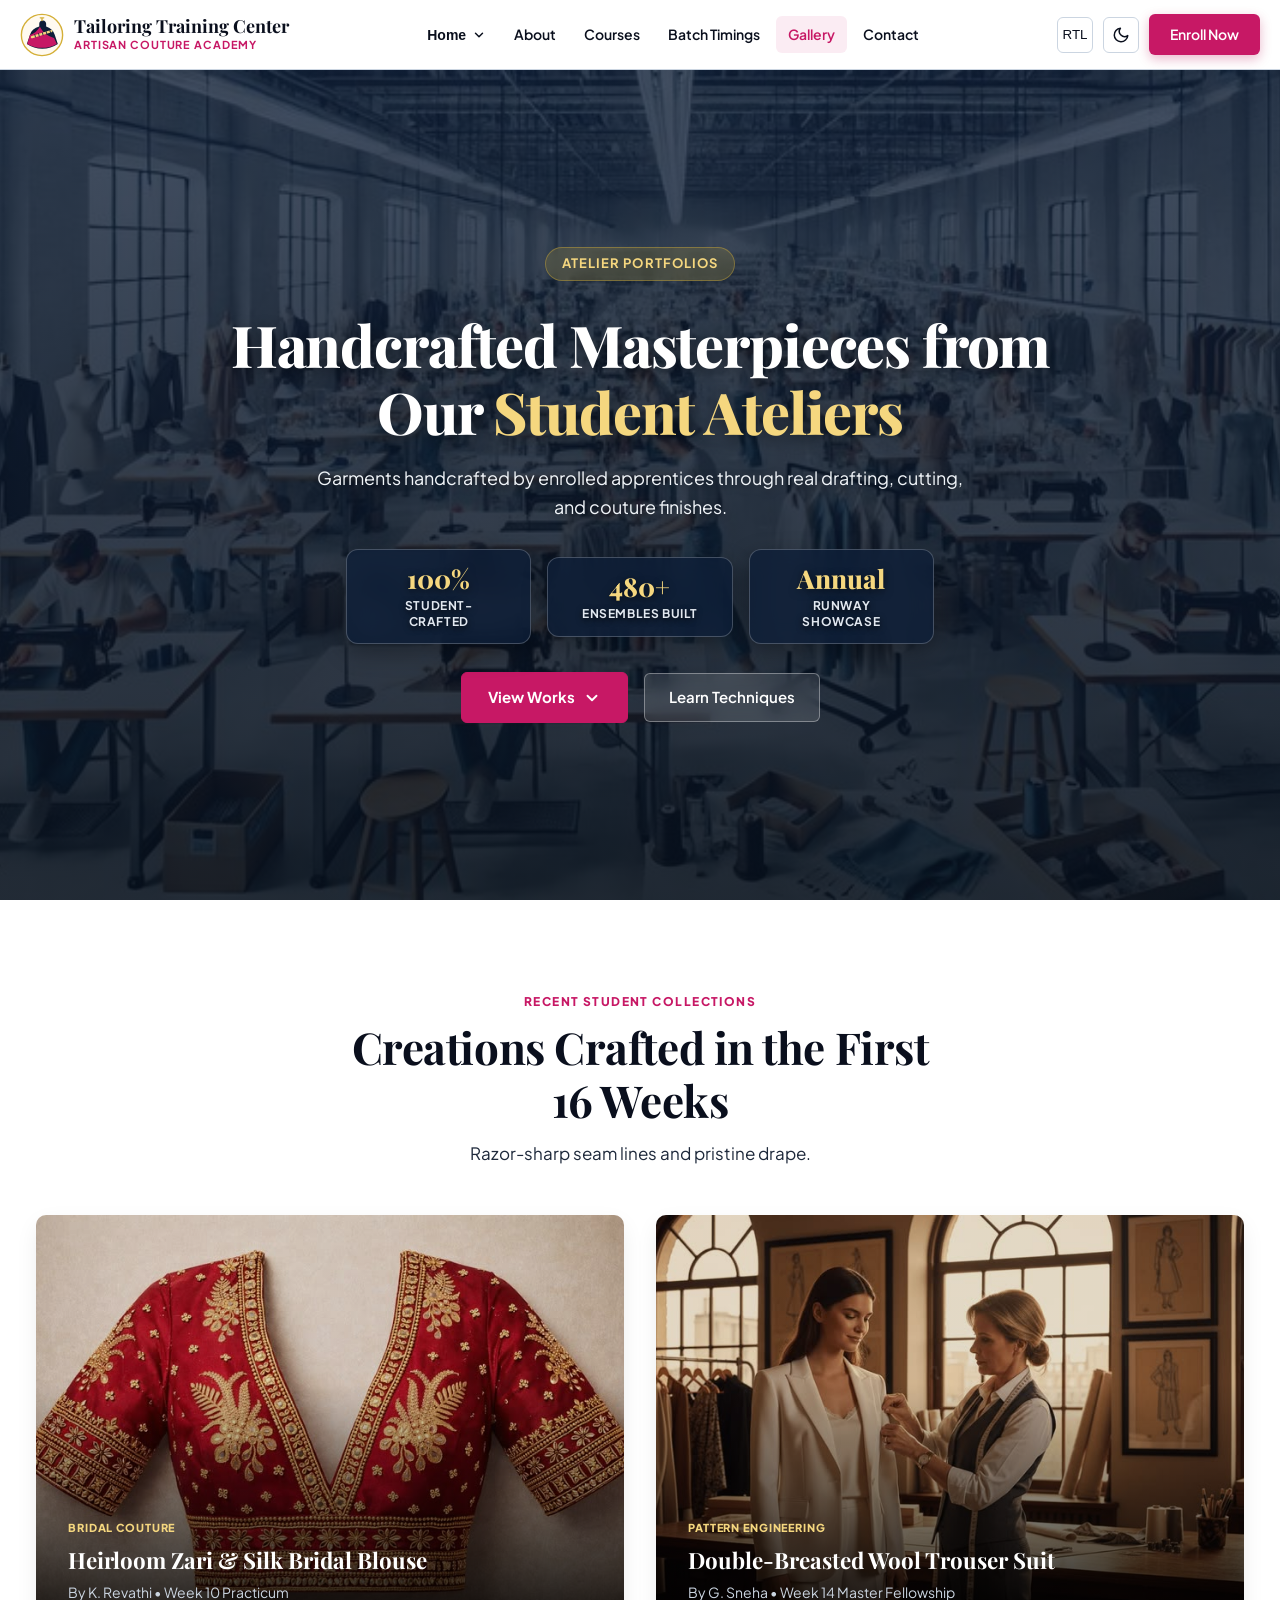
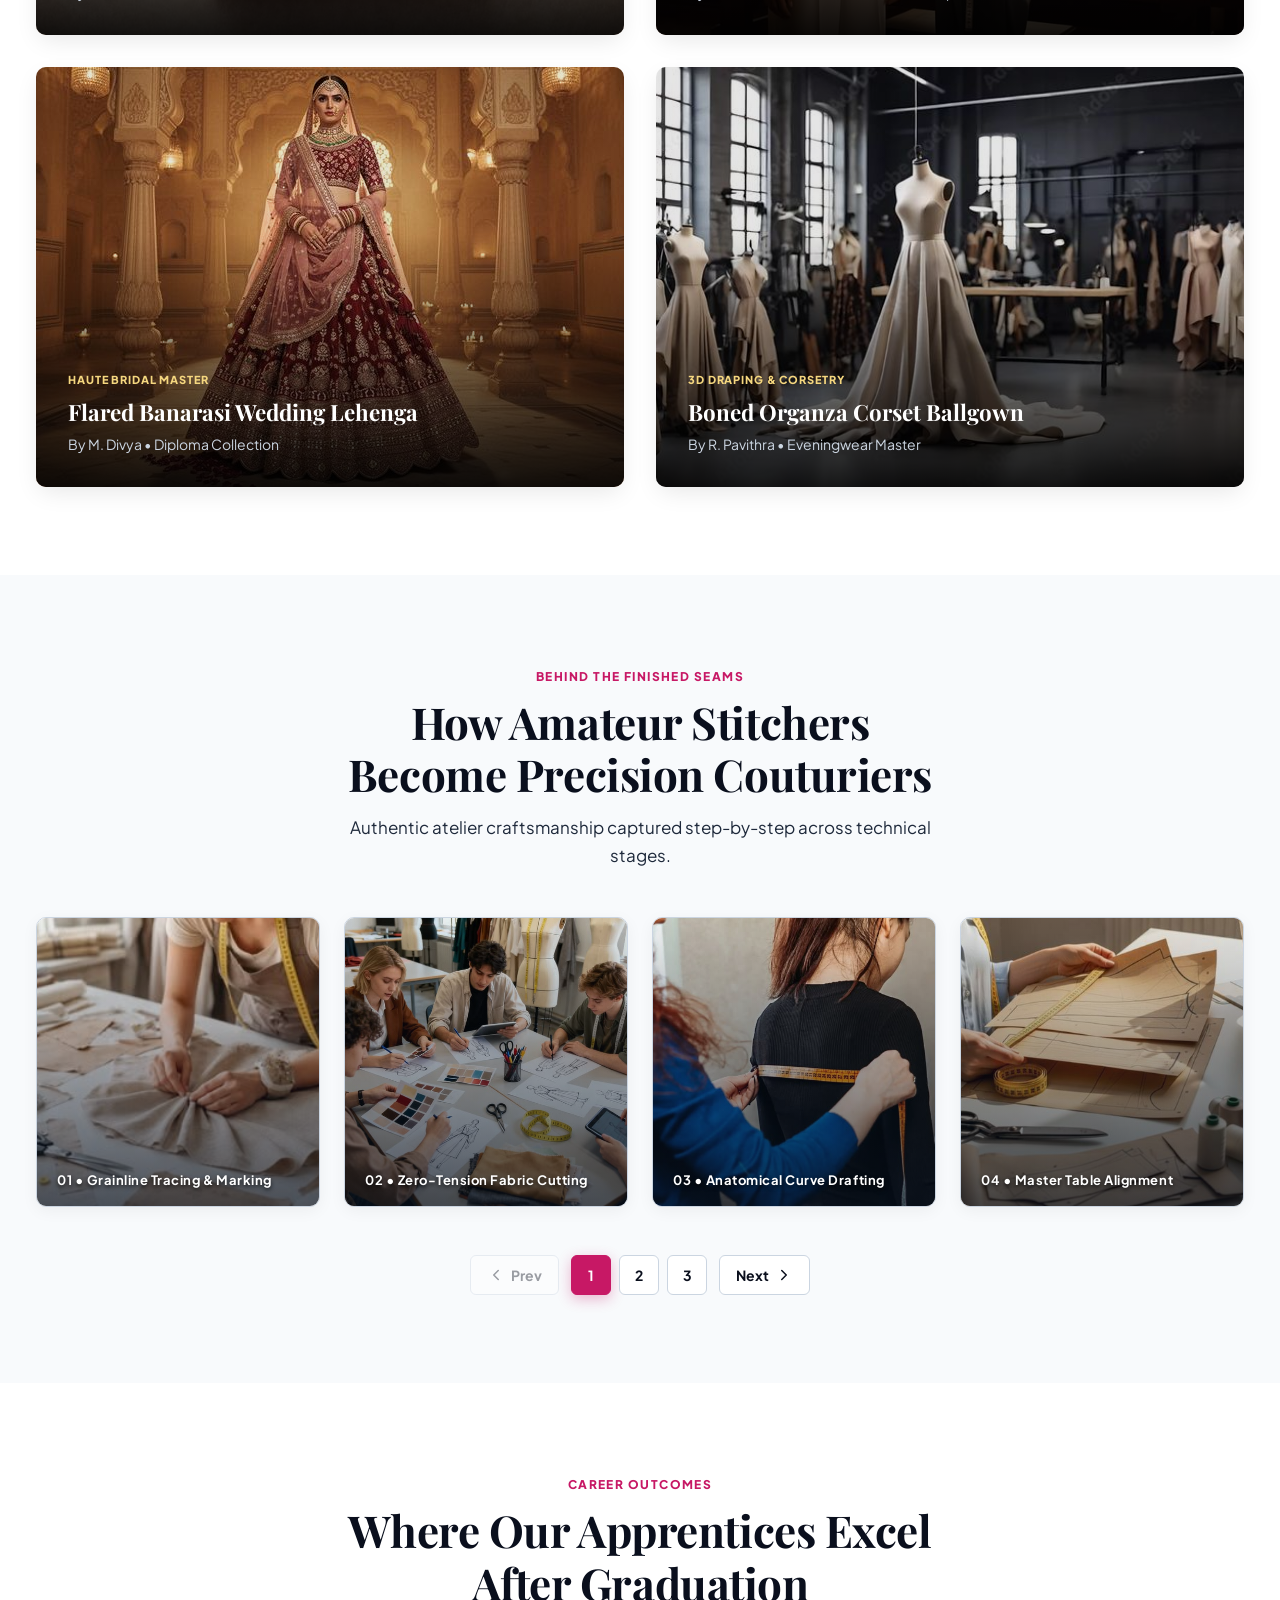
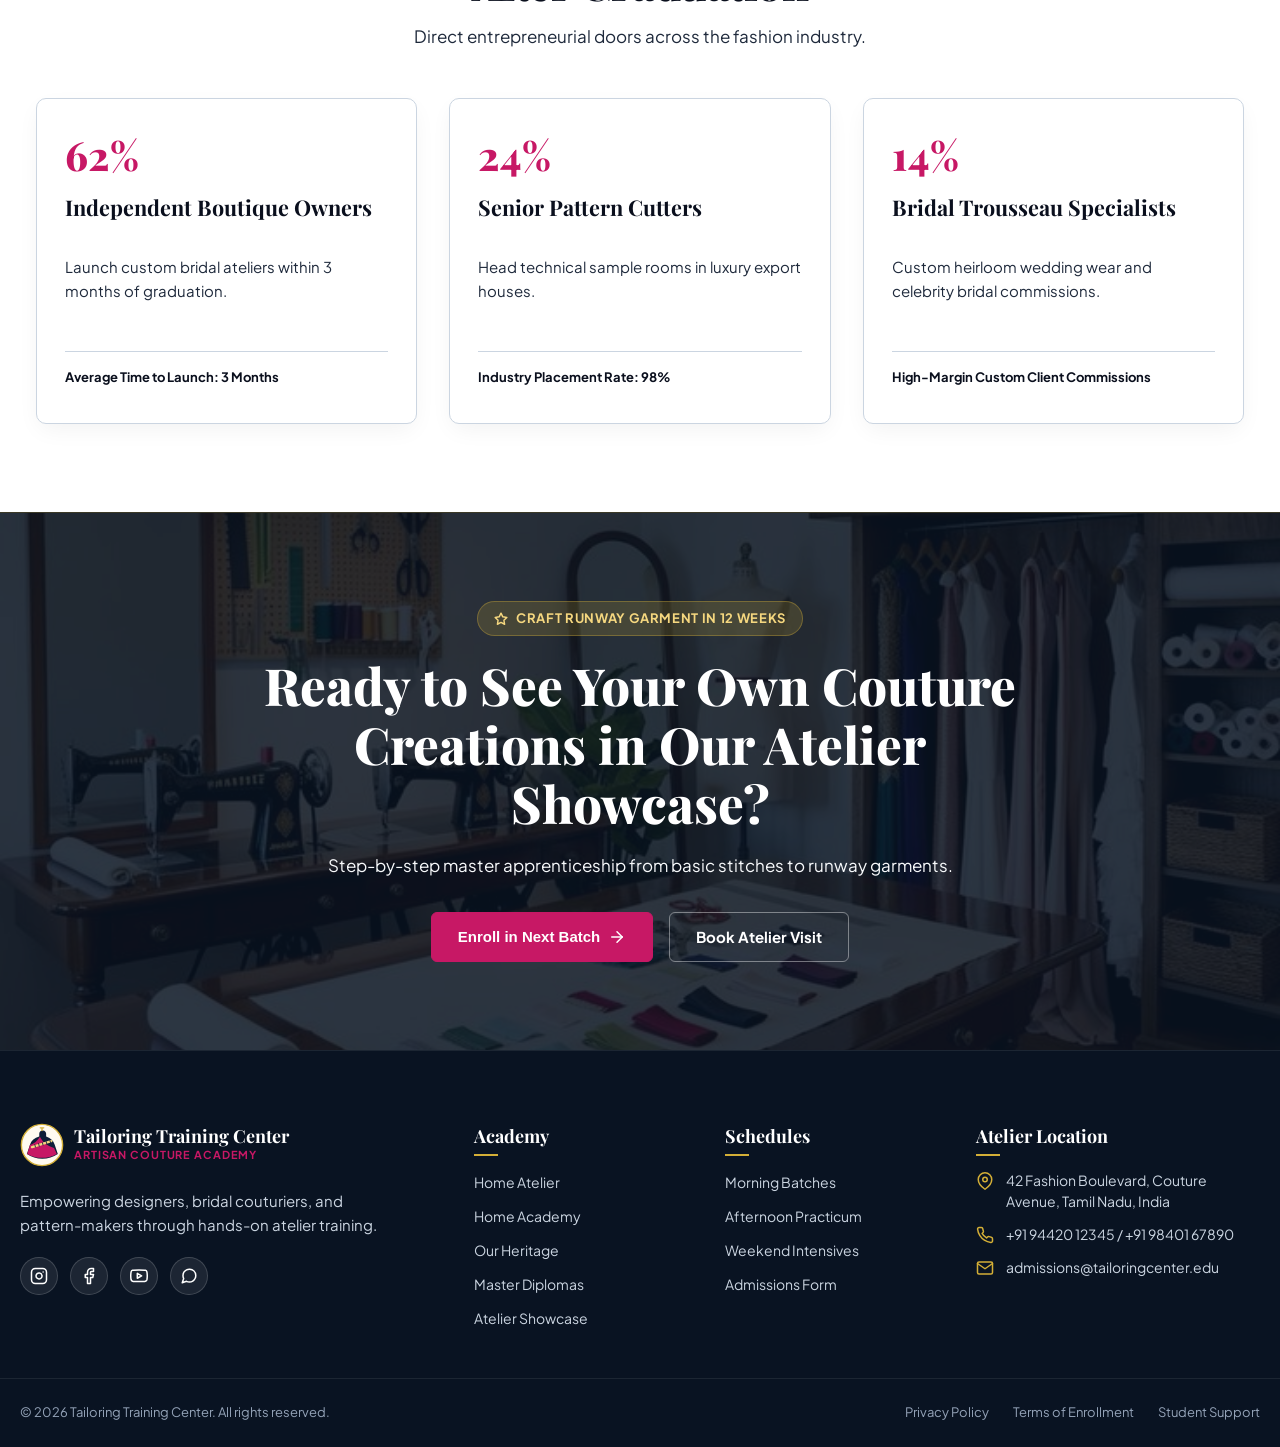
<file: gallery.html>
<!DOCTYPE html>
<html lang="en" dir="ltr">

<head>
  <meta charset="UTF-8">
  <meta name="viewport" content="width=device-width, initial-scale=1.0">
  <title>Atelier Showcase & Gallery | Tailoring Training Center</title>
  <link rel="icon" type="image/svg+xml" href="assets/images/icons/brand-mark.svg">
  <link rel="stylesheet" href="assets/css/style.css">
  <link rel="stylesheet" href="assets/css/responsive.css">
</head>

<body>

  <!-- Branded Page Loader -->
  <div id="page-loader" role="status" aria-live="polite" aria-label="Loading Tailoring Training Center">
    <div class="loader-brand">
      <div class="loader-ring"></div>
      <img src="assets/images/icons/brand-mark.svg" alt="Tailoring Training Center" class="loader-logo-img">
    </div>
    <div class="loader-text">Tailoring Training Center</div>
  </div>

  <!-- Fixed Header -->
  <header class="site-header" role="banner">
    <div class="header-container">

      <!-- Brand Logo + Name -->
      <a href="index.html" class="brand-link" aria-label="Tailoring Training Center Homepage">
        <img src="assets/images/icons/brand-mark.svg" alt="Tailoring Training Center Brand Logo" class="brand-logo-img">
        <div class="brand-text-wrap">
          <span class="brand-title">Tailoring Training Center</span>
          <span class="brand-subtitle">Artisan Couture Academy</span>
        </div>
      </a>

      <!-- Desktop Navigation: Exactly 6 Primary Items -->
      <nav class="desktop-nav" role="navigation" aria-label="Main Navigation">

        <!-- Nav Item 1: Home (Dropdown Click-Only) -->
        <div class="nav-item has-dropdown">
          <button type="button" class="nav-link nav-dropdown-trigger" aria-expanded="false" aria-haspopup="true"
            aria-label="Toggle Home menu">
            <span>Home</span>
            <svg width="14" height="14" viewBox="0 0 24 24" fill="none" stroke="currentColor" stroke-width="2.5"
              stroke-linecap="round" stroke-linejoin="round" aria-hidden="true">
              <polyline points="6 9 12 15 18 9"></polyline>
            </svg>
          </button>
          <div class="nav-dropdown-menu" role="menu">
            <a href="index.html" class="dropdown-link" role="menuitem">
              <span>Home 1 (Artisan Editorial)</span>
              <span class="dropdown-badge">V1</span>
            </a>
            <a href="home-2.html" class="dropdown-link" role="menuitem">
              <span>Home 2 (Academy & Atelier)</span>
              <span class="dropdown-badge">V2</span>
            </a>
          </div>
        </div>

        <!-- Nav Item 2: About -->
        <div class="nav-item">
          <a href="about.html" class="nav-link">About</a>
        </div>

        <!-- Nav Item 3: Courses -->
        <div class="nav-item">
          <a href="courses.html" class="nav-link">Courses</a>
        </div>

        <!-- Nav Item 4: Batch Timings -->
        <div class="nav-item">
          <a href="timings.html" class="nav-link">Batch Timings</a>
        </div>

        <!-- Nav Item 5: Gallery (Active) -->
        <div class="nav-item">
          <a href="gallery.html" class="nav-link active">Gallery</a>
        </div>

        <!-- Nav Item 6: Contact -->
        <div class="nav-item">
          <a href="contact.html" class="nav-link">Contact</a>
        </div>

      </nav>

      <!-- Desktop Actions: RTL Toggle, Dark Mode Toggle, CTA Button -->
      <div class="header-actions">
        <button type="button" class="icon-btn dir-toggle-btn"
          aria-label="Toggle text direction (LTR / RTL)">RTL</button>
        <button type="button" class="icon-btn theme-toggle-btn" aria-label="Switch to Dark Mode">
          <svg width="18" height="18" viewBox="0 0 24 24" fill="none" stroke="currentColor" stroke-width="2"
            stroke-linecap="round" stroke-linejoin="round" aria-hidden="true">
            <path d="M21 12.79A9 9 0 1 1 11.21 3 7 7 0 0 0 21 12.79z"></path>
          </svg>
        </button>
        <a href="contact.html" class="header-cta-btn">
          <span>Enroll Now</span>
        </a>

        <!-- Mobile Toggle Button -->
        <button type="button" class="mobile-toggle-btn" aria-label="Open mobile navigation menu">
          <svg width="22" height="22" viewBox="0 0 24 24" fill="none" stroke="currentColor" stroke-width="2"
            stroke-linecap="round" stroke-linejoin="round" aria-hidden="true">
            <line x1="3" y1="12" x2="21" y2="12"></line>
            <line x1="3" y1="6" x2="21" y2="6"></line>
            <line x1="3" y1="18" x2="21" y2="18"></line>
          </svg>
        </button>
      </div>

    </div>
  </header>

  <!-- Mobile Drawer Overlay & Menu -->
  <div class="mobile-drawer-overlay" aria-hidden="true">
    <div class="mobile-drawer" role="dialog" aria-modal="true" aria-label="Mobile Navigation">

      <div class="mobile-drawer-header">
        <a href="index.html" class="brand-link">
          <img src="assets/images/icons/brand-mark.svg" alt="Tailoring Training Center" class="brand-logo-img">
          <div class="brand-text-wrap">
            <span class="brand-title">Tailoring Training Center</span>
            <span class="brand-subtitle">Artisan Couture Academy</span>
          </div>
        </a>
        <button type="button" class="icon-btn mobile-close-btn" aria-label="Close mobile navigation menu">
          <svg width="20" height="20" viewBox="0 0 24 24" fill="none" stroke="currentColor" stroke-width="2"
            stroke-linecap="round" stroke-linejoin="round" aria-hidden="true">
            <line x1="18" y1="6" x2="6" y2="18"></line>
            <line x1="6" y1="6" x2="18" y2="18"></line>
          </svg>
        </button>
      </div>

      <ul class="mobile-nav-list">
        <li class="mobile-accordion">
          <button type="button" class="mobile-nav-link mobile-accordion-trigger" aria-expanded="false">
            <span>Home</span>
            <svg class="accordion-icon" width="16" height="16" viewBox="0 0 24 24" fill="none" stroke="currentColor"
              stroke-width="2" stroke-linecap="round" stroke-linejoin="round" aria-hidden="true">
              <polyline points="6 9 12 15 18 9"></polyline>
            </svg>
          </button>
          <div class="mobile-accordion-content">
            <a href="index.html" class="mobile-sub-link">Home 1 (Artisan Editorial)</a>
            <a href="home-2.html" class="mobile-sub-link">Home 2 (Academy & Atelier)</a>
          </div>
        </li>

        <li><a href="about.html" class="mobile-nav-link">About</a></li>
        <li><a href="courses.html" class="mobile-nav-link">Courses</a></li>
        <li><a href="timings.html" class="mobile-nav-link">Batch Timings</a></li>
        <li><a href="gallery.html" class="mobile-nav-link active">Gallery</a></li>
        <li><a href="contact.html" class="mobile-nav-link">Contact</a></li>
        <li class="mobile-drawer-cta-item">
          <a href="contact.html" class="mobile-drawer-cta">
            <span>Enroll Now</span>
          </a>
        </li>


      </ul>

      <div class="mobile-drawer-footer">
        <div class="mobile-controls-row">
          <button type="button" class="icon-btn dir-toggle-btn"
            aria-label="Toggle text direction (LTR / RTL)">RTL</button>
          <button type="button" class="icon-btn theme-toggle-btn" aria-label="Switch to Dark Mode">
            <svg width="18" height="18" viewBox="0 0 24 24" fill="none" stroke="currentColor" stroke-width="2"
              stroke-linecap="round" stroke-linejoin="round" aria-hidden="true">
              <path d="M21 12.79A9 9 0 1 1 11.21 3 7 7 0 0 0 21 12.79z"></path>
            </svg>
          </button>
        </div>
      </div>

    </div>
  </div>

  <!-- Main Content: Exactly 5 Content Sections (Lean, Punchy Copy) -->
  <main class="main-wrapper" id="main-content">

    <!-- ==========================================
         SECTION 1: GALLERY HERO BANNER (EQUAL HEIGHT)
         ========================================== -->
    <section class="page-hero-banner gallery-hero-banner" aria-label="Portfolio Introduction">
      <div class="site-container">
        <div class="page-hero-content">
          <span class="eyebrow eyebrow-light">Atelier Portfolios</span>
          <h1 class="page-hero-title">
            Handcrafted Masterpieces from Our <span>Student Ateliers</span>
          </h1>
          <p class="page-hero-desc">
            Garments handcrafted by enrolled apprentices through real drafting, cutting, and couture finishes.
          </p>
          <div class="hero-stats-row hero-stats-row-center">
            <div class="hero-stat-pill">
              <span class="hero-stat-value">100%</span>
              <span class="hero-stat-label">Student-Crafted</span>
            </div>
            <div class="hero-stat-pill">
              <span class="hero-stat-value">480+</span>
              <span class="hero-stat-label">Ensembles Built</span>
            </div>
            <div class="hero-stat-pill">
              <span class="hero-stat-value">Annual</span>
              <span class="hero-stat-label">Runway Showcase</span>
            </div>
          </div>
          <div class="hero-cta-group hero-cta-group-center">
            <a href="#mosaic-grid" class="btn-primary">
              <span>View Works</span>
              <svg width="18" height="18" viewBox="0 0 24 24" fill="none" stroke="currentColor" stroke-width="2.5"
                stroke-linecap="round" stroke-linejoin="round" aria-hidden="true">
                <polyline points="6 9 12 15 18 9"></polyline>
              </svg>
            </a>
            <a href="courses.html" class="btn-secondary btn-secondary-light">
              <span>Learn Techniques</span>
            </a>
          </div>
        </div>
      </div>
    </section>

    <!-- ==========================================
         SECTION 2: STUDENT MASTERPIECE MOSAIC
         ========================================== -->
    <section class="mosaic-gallery-section" id="mosaic-grid" aria-label="Student Creations Showcase">
      <div class="site-container">

        <div class="section-center-head">
          <span class="eyebrow">Recent Student Collections</span>
          <h2 class="section-heading">Creations Crafted in the First 16 Weeks</h2>
          <p class="section-subtext section-subtext-centered">
            Razor-sharp seam lines and pristine drape.
          </p>
        </div>

        <div class="mosaic-grid">

          <!-- Piece 1 -->
          <div class="mosaic-item">
            <img src="assets/images/gallery/p54.jpg" alt="Rich gold-embroidered bridal blouse with delicate tassel work"
              class="mosaic-img">
            <div class="mosaic-caption-overlay">
              <span class="mosaic-tag">Bridal Couture</span>
              <h3 class="mosaic-title">Heirloom Zari & Silk Bridal Blouse</h3>
              <p class="mosaic-student">By K. Revathi • Week 10 Practicum</p>
            </div>
          </div>

          <!-- Piece 2 -->
          <div class="mosaic-item">
            <img src="assets/images/gallery/p55.jpg" alt="Tailored women blazer and fitted trouser ensemble"
              class="mosaic-img">
            <div class="mosaic-caption-overlay">
              <span class="mosaic-tag">Pattern Engineering</span>
              <h3 class="mosaic-title">Double-Breasted Wool Trouser Suit</h3>
              <p class="mosaic-student">By G. Sneha • Week 14 Master Fellowship</p>
            </div>
          </div>

          <!-- Piece 3 -->
          <div class="mosaic-item">
            <img src="assets/images/gallery/p56.jpg" alt="Heavy silk flared bridal lehenga with gold borders"
              class="mosaic-img">
            <div class="mosaic-caption-overlay">
              <span class="mosaic-tag">Haute Bridal Master</span>
              <h3 class="mosaic-title">Flared Banarasi Wedding Lehenga</h3>
              <p class="mosaic-student">By M. Divya • Diploma Collection</p>
            </div>
          </div>

          <!-- Piece 4 -->
          <div class="mosaic-item">
            <img src="assets/images/gallery/p57.jpg" alt="Sculptural draped corset evening gown on mannequin"
              class="mosaic-img">
            <div class="mosaic-caption-overlay">
              <span class="mosaic-tag">3D Draping & Corsetry</span>
              <h3 class="mosaic-title">Boned Organza Corset Ballgown</h3>
              <p class="mosaic-student">By R. Pavithra • Eveningwear Master</p>
            </div>
          </div>

        </div>

      </div>
    </section>

    <!-- ==========================================
         SECTION 3: BEHIND-THE-SCENES CRAFTSMANSHIP (9-Image Gallery Grid + Pagination)
         ========================================== -->
    <section class="bts-craft-section" aria-label="Atelier Craft Methodology">
      <div class="site-container">

        <div class="section-center-head">
          <span class="eyebrow">Behind The Finished Seams</span>
          <h2 class="section-heading">How Amateur Stitchers Become Precision Couturiers</h2>
          <p class="section-subtext section-subtext-centered">
            Authentic atelier craftsmanship captured step-by-step across technical stages.
          </p>
        </div>

        <!-- 12 Craft Images (4 per Page across 3 Pages) -->
        <div class="bts-craft-gallery-grid">

          <!-- Page 1: Image 1 -->
          <div class="bts-photo-card bts-card-visible" data-page="1">
            <img src="assets/images/gallery/p58.jpg" alt="Tailor hands marking chalk grainline on muslin toile"
              class="bts-photo-img" loading="lazy">
            <div class="bts-photo-overlay">
              <span class="bts-photo-tag">01 • Grainline Tracing & Marking</span>
            </div>
          </div>

          <!-- Page 1: Image 2 -->
          <div class="bts-photo-card bts-card-visible" data-page="1">
            <img src="assets/images/sections/p59.jpg" alt="Forged tailor shears hand-cutting pure silk yardage"
              class="bts-photo-img" loading="lazy">
            <div class="bts-photo-overlay">
              <span class="bts-photo-tag">02 • Zero-Tension Fabric Cutting</span>
            </div>
          </div>

          <!-- Page 1: Image 3 -->
          <div class="bts-photo-card bts-card-visible" data-page="1">
            <img src="assets/images/sections/p60.jpg" alt="Tailor measuring tape along anatomical guidelines and curves"
              class="bts-photo-img" loading="lazy">
            <div class="bts-photo-overlay">
              <span class="bts-photo-tag">03 • Anatomical Curve Drafting</span>
            </div>
          </div>

          <!-- Page 1: Image 4 -->
          <div class="bts-photo-card bts-card-visible" data-page="1">
            <img src="assets/images/gallery/p61.jpg" alt="Master pattern drafting block pieces on cutting table"
              class="bts-photo-img" loading="lazy">
            <div class="bts-photo-overlay">
              <span class="bts-photo-tag">04 • Master Table Alignment</span>
            </div>
          </div>

          <!-- Page 2: Image 5 -->
          <div class="bts-photo-card bts-card-hidden" data-page="2">
            <img src="assets/images/sections/p62.jpg" alt="Artisanal Aari tambour needlework on gold silk canvas"
              class="bts-photo-img" loading="lazy">
            <div class="bts-photo-overlay">
              <span class="bts-photo-tag">05 • Artisanal Tambour Needlework</span>
            </div>
          </div>

          <!-- Page 2: Image 6 -->
          <div class="bts-photo-card bts-card-hidden" data-page="2">
            <img src="assets/images/sections/p63.jpg" alt="Industrial high-speed lockstitch seam assembly"
              class="bts-photo-img" loading="lazy">
            <div class="bts-photo-overlay">
              <span class="bts-photo-tag">06 • Industrial Seam Assembly</span>
            </div>
          </div>

          <!-- Page 2: Image 7 -->
          <div class="bts-photo-card bts-card-hidden" data-page="2">
            <img src="assets/images/gallery/p64.jpg" alt="Calico muslin toile fitting on mannequin form"
              class="bts-photo-img" loading="lazy">
            <div class="bts-photo-overlay">
              <span class="bts-photo-tag">07 • Muslin Dress-Form Draping</span>
            </div>
          </div>

          <!-- Page 2: Image 8 -->
          <div class="bts-photo-card bts-card-hidden" data-page="2">
            <img src="assets/images/about/p65.jpg" alt="Precision needle threading on industrial machine station"
              class="bts-photo-img" loading="lazy">
            <div class="bts-photo-overlay">
              <span class="bts-photo-tag">08 • High-Speed Precision Stitching</span>
            </div>
          </div>

          <!-- Page 3: Image 9 -->
          <div class="bts-photo-card bts-card-hidden" data-page="3">
            <img src="assets/images/about/p66.jpg" alt="Atelier finishing and vacuum steam suction tables"
              class="bts-photo-img" loading="lazy">
            <div class="bts-photo-overlay">
              <span class="bts-photo-tag">09 • Atelier Vacuum Finishing</span>
            </div>
          </div>

          <!-- Page 3: Image 10 -->
          <div class="bts-photo-card bts-card-hidden" data-page="3">
            <img src="assets/images/gallery/p67.jpg" alt="Boned corset gown structure on dress form"
              class="bts-photo-img" loading="lazy">
            <div class="bts-photo-overlay">
              <span class="bts-photo-tag">10 • Hand-Boned Corset Architecture</span>
            </div>
          </div>

          <!-- Page 3: Image 11 -->
          <div class="bts-photo-card bts-card-hidden" data-page="3">
            <img src="assets/images/products/p68.jpg" alt="Metallic zari and bead embroidery work in atelier"
              class="bts-photo-img" loading="lazy">
            <div class="bts-photo-overlay">
              <span class="bts-photo-tag">11 • Metallic Zari & Bead Embellishment</span>
            </div>
          </div>

          <!-- Page 3: Image 12 -->
          <div class="bts-photo-card bts-card-hidden" data-page="3">
            <img src="assets/images/gallery/p69.jpg" alt="Hand-tailored bespoke western suit jacket finish"
              class="bts-photo-img" loading="lazy">
            <div class="bts-photo-overlay">
              <span class="bts-photo-tag">12 • Hand-Tailored Bespoke Finishing</span>
            </div>
          </div>

        </div>

        <!-- Craft Gallery Pagination -->
        <nav class="bts-pagination" aria-label="Craft Gallery Pagination">
          <button type="button" class="bts-page-btn bts-page-prev" disabled aria-label="Previous Page">
            <svg width="18" height="18" viewBox="0 0 24 24" fill="none" stroke="currentColor" stroke-width="2"
              stroke-linecap="round" stroke-linejoin="round" aria-hidden="true">
              <polyline points="15 18 9 12 15 6"></polyline>
            </svg>
            <span>Prev</span>
          </button>
          <div class="bts-page-numbers">
            <button type="button" class="bts-page-num bts-page-active" aria-current="page">1</button>
            <button type="button" class="bts-page-num">2</button>
            <button type="button" class="bts-page-num">3</button>
          </div>
          <button type="button" class="bts-page-btn bts-page-next" aria-label="Next Page">
            <span>Next</span>
            <svg width="18" height="18" viewBox="0 0 24 24" fill="none" stroke="currentColor" stroke-width="2"
              stroke-linecap="round" stroke-linejoin="round" aria-hidden="true">
              <polyline points="9 18 15 12 9 6"></polyline>
            </svg>
          </button>
        </nav>

      </div>
    </section>

    <!-- ==========================================
         SECTION 4: GRADUATE CAREER DESTINATIONS (Equal Cards)
         ========================================== -->
    <section class="careers-showcase-section" aria-label="Alumni Career Outcomes">
      <div class="site-container">

        <div class="section-center-head">
          <span class="eyebrow">Career Outcomes</span>
          <h2 class="section-heading">Where Our Apprentices Excel After Graduation</h2>
          <p class="section-subtext section-subtext-centered">
            Direct entrepreneurial doors across the fashion industry.
          </p>
        </div>

        <div class="careers-grid">

          <!-- Outcome 1 -->
          <article class="career-card">
            <div>
              <div class="career-metric">62%</div>
              <h3 class="career-title">Independent Boutique Owners</h3>
              <p class="career-desc">
                Launch custom bridal ateliers within 3 months of graduation.
              </p>
            </div>
            <div class="career-tagline">Average Time to Launch: 3 Months</div>
          </article>

          <!-- Outcome 2 -->
          <article class="career-card">
            <div>
              <div class="career-metric">24%</div>
              <h3 class="career-title">Senior Pattern Cutters</h3>
              <p class="career-desc">
                Head technical sample rooms in luxury export houses.
              </p>
            </div>
            <div class="career-tagline">Industry Placement Rate: 98%</div>
          </article>

          <!-- Outcome 3 -->
          <article class="career-card">
            <div>
              <div class="career-metric">14%</div>
              <h3 class="career-title">Bridal Trousseau Specialists</h3>
              <p class="career-desc">
                Custom heirloom wedding wear and celebrity bridal commissions.
              </p>
            </div>
            <div class="career-tagline">High-Margin Custom Client Commissions</div>
          </article>

        </div>

      </div>
    </section>

    <!-- ==========================================
         SECTION 5: FINAL GALLERY CTA
         (Mandatory Last Section)
         ========================================== -->
    <section class="gallery-cta-section" aria-label="Admissions Call to Action">
      <div class="gallery-cta-bg"></div>
      <div class="site-container">
        <div class="cta-inner-card">
          <span class="cta-pill">
            <svg width="14" height="14" viewBox="0 0 24 24" fill="none" stroke="currentColor" stroke-width="2.5"
              stroke-linecap="round" stroke-linejoin="round" aria-hidden="true">
              <polygon
                points="12 2 15.09 8.26 22 9.27 17 14.14 18.18 21.02 12 17.77 5.82 21.02 7 14.14 2 9.27 8.91 8.26 12 2">
              </polygon>
            </svg>
            <span>Craft Runway Garment<span class="cta-pill-extra"> in 12 Weeks</span></span>
          </span>

          <h2 class="cta-heading">Ready to See Your Own Couture Creations in Our Atelier Showcase?</h2>

          <p class="cta-desc">
            Step-by-step master apprenticeship from basic stitches to runway garments.
          </p>

          <div class="cta-btn-group">
            <button type="button" class="btn-primary" data-open-modal="auth">
              <span>Enroll in Next Batch</span>
              <svg width="18" height="18" viewBox="0 0 24 24" fill="none" stroke="currentColor" stroke-width="2"
                stroke-linecap="round" stroke-linejoin="round" aria-hidden="true">
                <line x1="5" y1="12" x2="19" y2="12"></line>
                <polyline points="12 5 19 12 12 19"></polyline>
              </svg>
            </button>
            <a href="contact.html" class="btn-secondary btn-cta-secondary">
              <span>Book Atelier Visit</span>
            </a>
          </div>
        </div>
      </div>
    </section>

  </main>

  <!-- Scroll to Top Button -->
  <button type="button" id="scroll-to-top" aria-label="Scroll back to top">
    <svg width="20" height="20" viewBox="0 0 24 24" fill="none" stroke="currentColor" stroke-width="2.5"
      stroke-linecap="round" stroke-linejoin="round" aria-hidden="true">
      <polyline points="18 15 12 9 6 15"></polyline>
    </svg>
  </button>

  <!-- Shared Editorial Footer -->
  <footer class="site-footer" role="contentinfo">
    <div class="footer-top">

      <div class="footer-col">
        <a href="index.html" class="brand-link">
          <img src="assets/images/icons/brand-mark.svg" alt="Tailoring Training Center Logo" class="brand-logo-img">
          <div class="brand-text-wrap">
            <span class="brand-title brand-title-footer">Tailoring Training Center</span>
            <span class="brand-subtitle">Artisan Couture Academy</span>
          </div>
        </a>
        <p class="footer-brand-desc">
          Empowering designers, bridal couturiers, and pattern-makers through hands-on atelier training.
        </p>
        <div class="footer-social-links" aria-label="Social Media Channels">
          <a href="https://instagram.com" class="footer-social-btn" aria-label="Follow us on Instagram" target="_blank"
            rel="noopener noreferrer">
            <svg width="18" height="18" viewBox="0 0 24 24" fill="none" stroke="currentColor" stroke-width="2"
              stroke-linecap="round" stroke-linejoin="round" aria-hidden="true">
              <rect x="2" y="2" width="20" height="20" rx="5" ry="5"></rect>
              <path d="M16 11.37A4 4 0 1 1 12.63 8 4 4 0 0 1 16 11.37z"></path>
              <line x1="17.5" y1="6.5" x2="17.51" y2="6.5"></line>
            </svg>
          </a>
          <a href="https://facebook.com" class="footer-social-btn" aria-label="Follow us on Facebook" target="_blank"
            rel="noopener noreferrer">
            <svg width="18" height="18" viewBox="0 0 24 24" fill="none" stroke="currentColor" stroke-width="2"
              stroke-linecap="round" stroke-linejoin="round" aria-hidden="true">
              <path d="M18 2h-3a5 5 0 0 0-5 5v3H7v4h3v8h4v-8h3l1-4h-4V7a1 1 0 0 1 1-1h3z"></path>
            </svg>
          </a>
          <a href="https://youtube.com" class="footer-social-btn" aria-label="Subscribe on YouTube" target="_blank"
            rel="noopener noreferrer">
            <svg width="18" height="18" viewBox="0 0 24 24" fill="none" stroke="currentColor" stroke-width="2"
              stroke-linecap="round" stroke-linejoin="round" aria-hidden="true">
              <path
                d="M22.54 6.42a2.78 2.78 0 0 0-1.94-2C18.88 4 12 4 12 4s-6.88 0-8.6.46a2.78 2.78 0 0 0-1.94 2A29 29 0 0 0 1 11.75a29 29 0 0 0 .46 5.33A2.78 2.78 0 0 0 3.4 19c1.72.46 8.6.46 8.6.46s6.88 0 8.6-.46a2.78 2.78 0 0 0 1.94-2 29 29 0 0 0 .46-5.25 29 29 0 0 0-.46-5.33z">
              </path>
              <polygon points="9.75 15.02 15.5 11.75 9.75 8.48 9.75 15.02"></polygon>
            </svg>
          </a>
          <a href="https://wa.me/919442012345" class="footer-social-btn" aria-label="Chat on WhatsApp" target="_blank"
            rel="noopener noreferrer">
            <svg width="18" height="18" viewBox="0 0 24 24" fill="none" stroke="currentColor" stroke-width="2"
              stroke-linecap="round" stroke-linejoin="round" aria-hidden="true">
              <path
                d="M21 11.5a8.38 8.38 0 0 1-.9 3.8 8.5 8.5 0 0 1-7.6 4.7 8.38 8.38 0 0 1-3.8-.9L3 21l1.9-5.7a8.38 8.38 0 0 1-.9-3.8 8.5 8.5 0 0 1 4.7-7.6 8.38 8.38 0 0 1 3.8-.9h.5a8.48 8.48 0 0 1 8 8v.5z">
              </path>
            </svg>
          </a>
        </div>
      </div>

      <div class="footer-col">
        <h3 class="footer-heading">Academy</h3>
        <ul class="footer-nav-list">
          <li><a href="index.html" class="footer-link">Home Atelier</a></li>
          <li><a href="home-2.html" class="footer-link">Home Academy</a></li>
          <li><a href="about.html" class="footer-link">Our Heritage</a></li>
          <li><a href="courses.html" class="footer-link">Master Diplomas</a></li>
          <li><a href="gallery.html" class="footer-link">Atelier Showcase</a></li>
        </ul>
      </div>

      <div class="footer-col">
        <h3 class="footer-heading">Schedules</h3>
        <ul class="footer-nav-list">
          <li><a href="timings.html" class="footer-link">Morning Batches</a></li>
          <li><a href="timings.html" class="footer-link">Afternoon Practicum</a></li>
          <li><a href="timings.html" class="footer-link">Weekend Intensives</a></li>
          <li><a href="contact.html" class="footer-link">Admissions Form</a></li>
        </ul>
      </div>

      <div class="footer-col">
        <h3 class="footer-heading">Atelier Location</h3>
        <div class="footer-contact-item">
          <svg class="footer-contact-icon" width="18" height="18" viewBox="0 0 24 24" fill="none" stroke="currentColor"
            stroke-width="2" stroke-linecap="round" stroke-linejoin="round" aria-hidden="true">
            <path d="M21 10c0 7-9 13-9 13s-9-6-9-13a9 9 0 0 1 18 0z"></path>
            <circle cx="12" cy="10" r="3"></circle>
          </svg>
          <span>42 Fashion Boulevard, Couture Avenue, Tamil Nadu, India</span>
        </div>
        <div class="footer-contact-item">
          <svg class="footer-contact-icon" width="18" height="18" viewBox="0 0 24 24" fill="none" stroke="currentColor"
            stroke-width="2" stroke-linecap="round" stroke-linejoin="round" aria-hidden="true">
            <path
              d="M22 16.92v3a2 2 0 0 1-2.18 2 19.79 19.79 0 0 1-8.63-3.07 19.5 19.5 0 0 1-6-6 19.79 19.79 0 0 1-3.07-8.67A2 2 0 0 1 4.11 2h3a2 2 0 0 1 2 1.72 12.84 12.84 0 0 0 .7 2.81 2 2 0 0 1-.45 2.11L8.09 9.91a16 16 0 0 0 6 6l1.27-1.27a2 2 0 0 1 2.11-.45 12.84 12.84 0 0 0 2.81.7A2 2 0 0 1 22 16.92z">
            </path>
          </svg>
          <span>+91 94420 12345 / +91 98401 67890</span>
        </div>
        <div class="footer-contact-item">
          <svg class="footer-contact-icon" width="18" height="18" viewBox="0 0 24 24" fill="none" stroke="currentColor"
            stroke-width="2" stroke-linecap="round" stroke-linejoin="round" aria-hidden="true">
            <path d="M4 4h16c1.1 0 2 .9 2 2v12c0 1.1-.9 2-2 2H4c-1.1 0-2-.9-2-2V6c0-1.1.9-2 2-2z"></path>
            <polyline points="22,6 12,13 2,6"></polyline>
          </svg>
          <span>admissions@tailoringcenter.edu</span>
        </div>
      </div>

    </div>

    <div class="footer-bottom">
      <div class="footer-bottom-container">
        <div>
          &copy; 2026 Tailoring Training Center. All rights reserved.
        </div>
        <div class="footer-legal-links">
          <a href="contact.html" class="footer-link">Privacy Policy</a>
          <a href="contact.html" class="footer-link">Terms of Enrollment</a>
          <a href="contact.html" class="footer-link">Student Support</a>
        </div>
      </div>
    </div>
  </footer>

  <!-- Global Shared Script -->
  <script src="assets/js/main.js"></script>
</body>

</html>
</file>
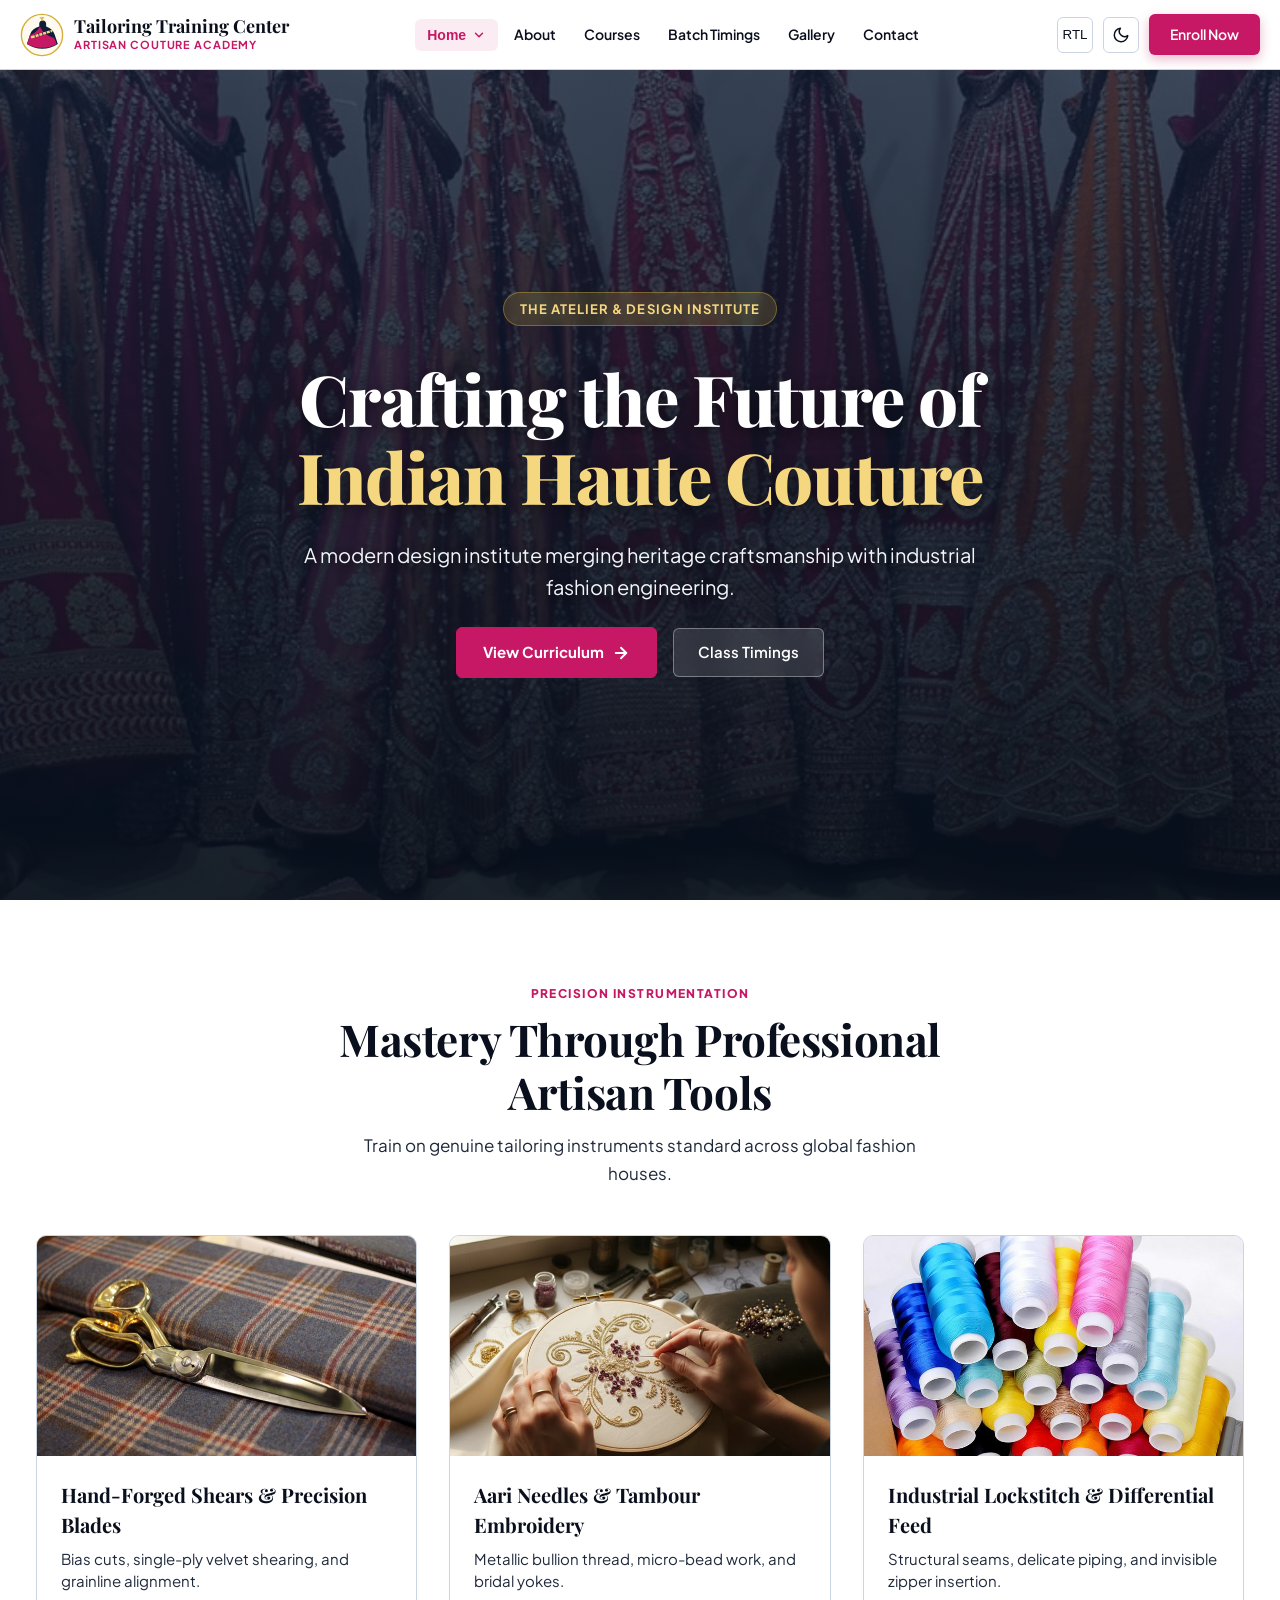
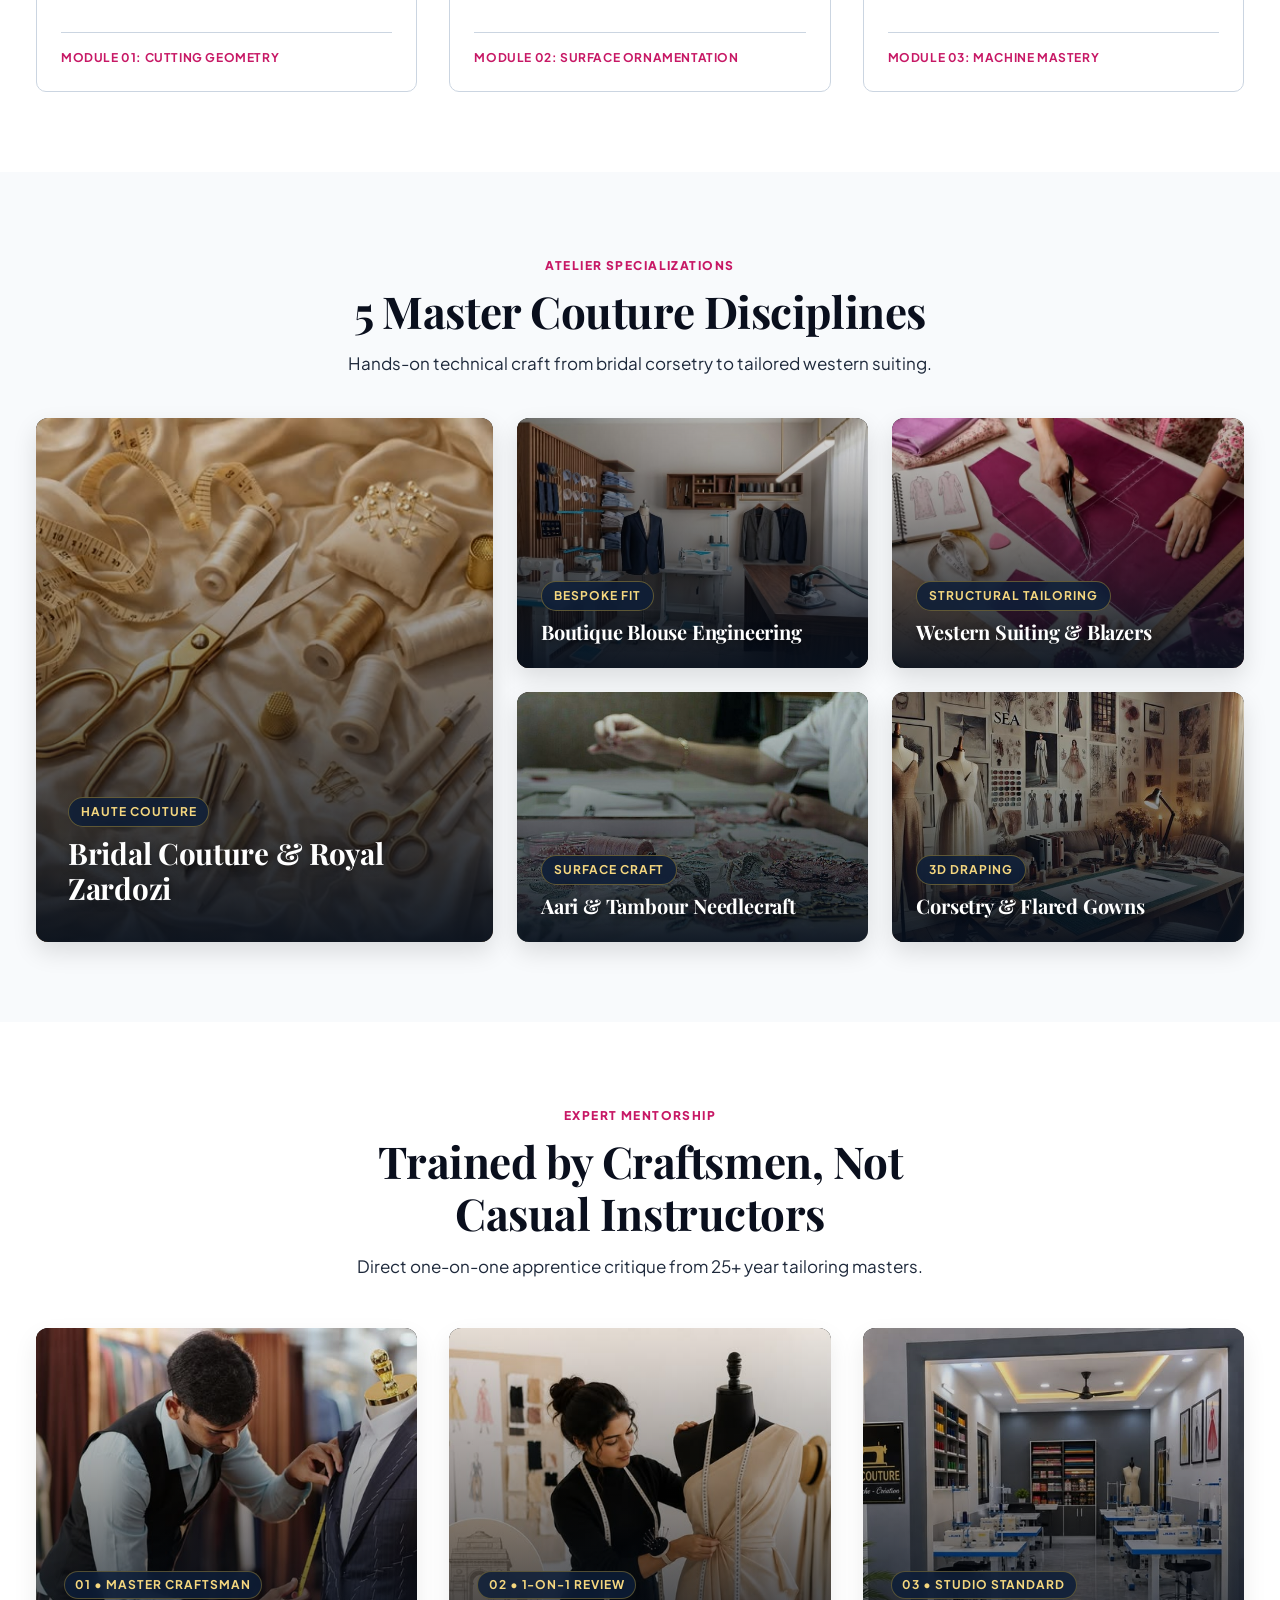
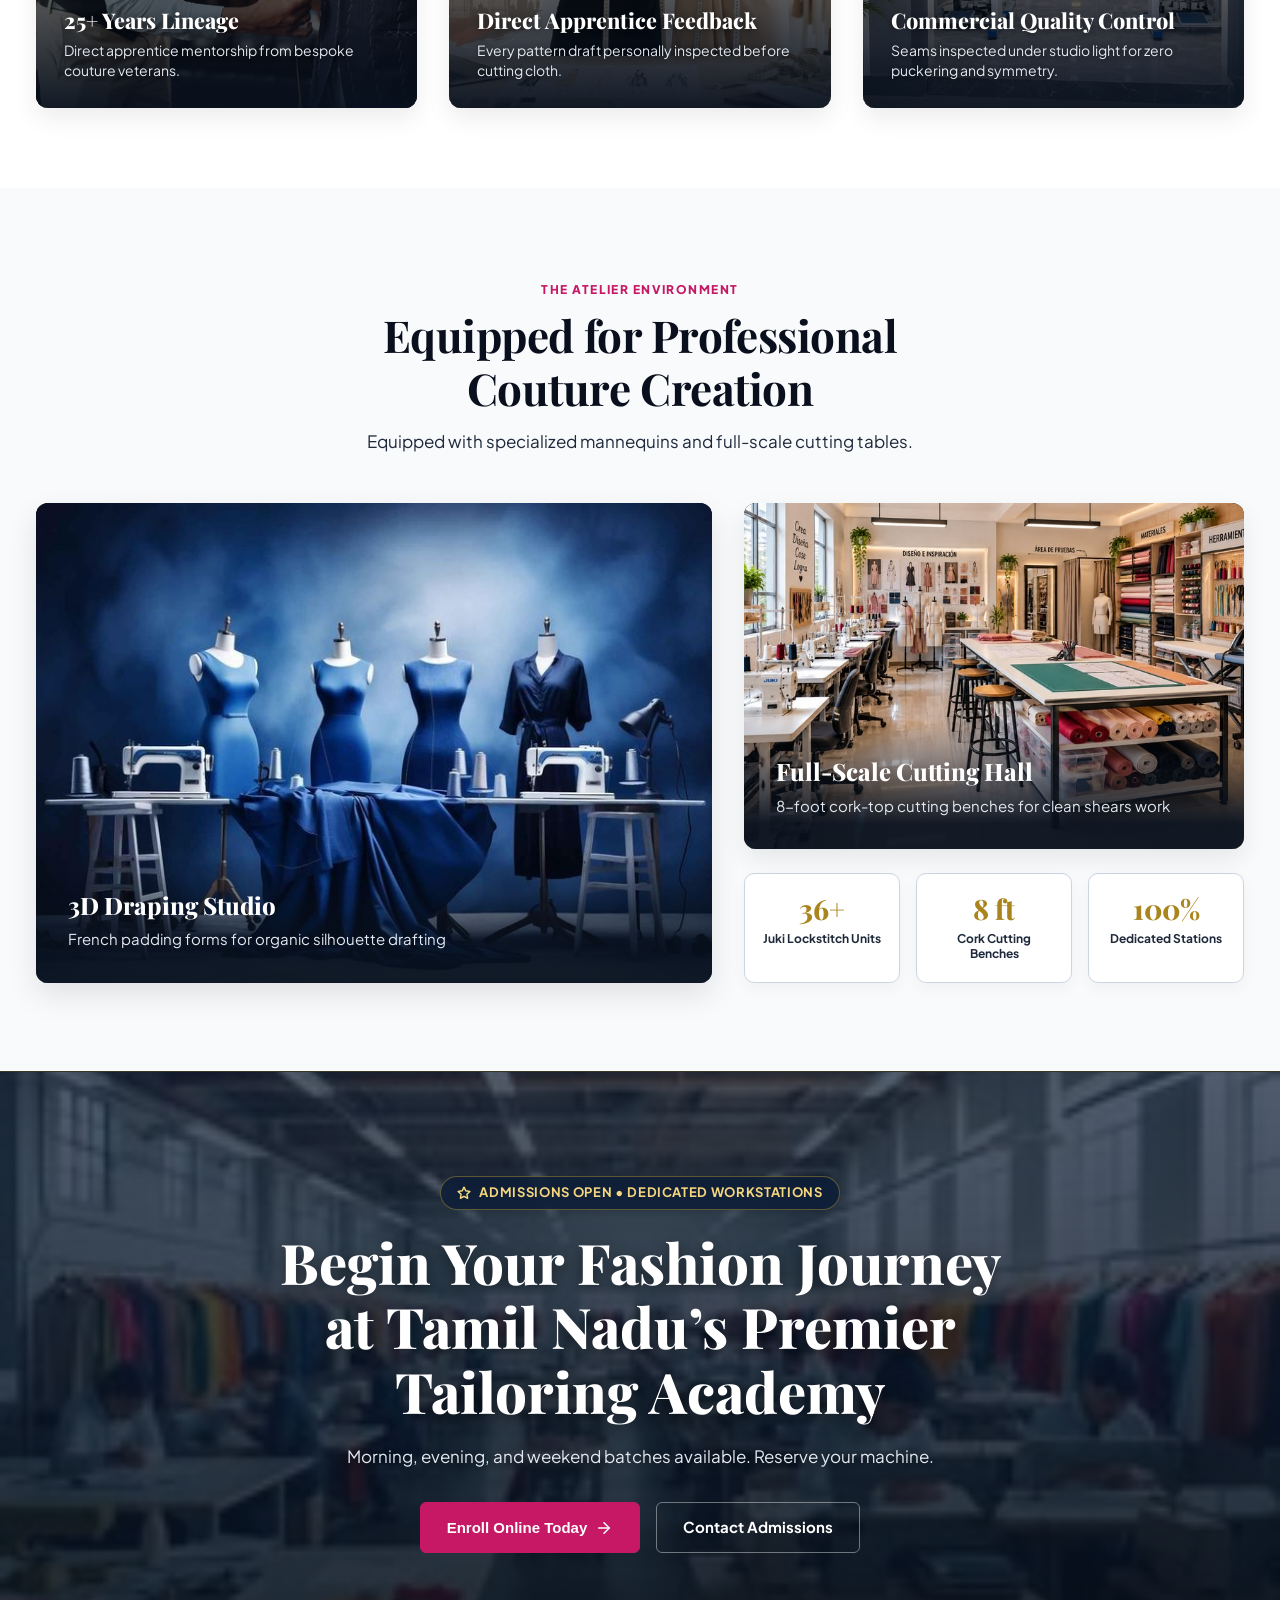
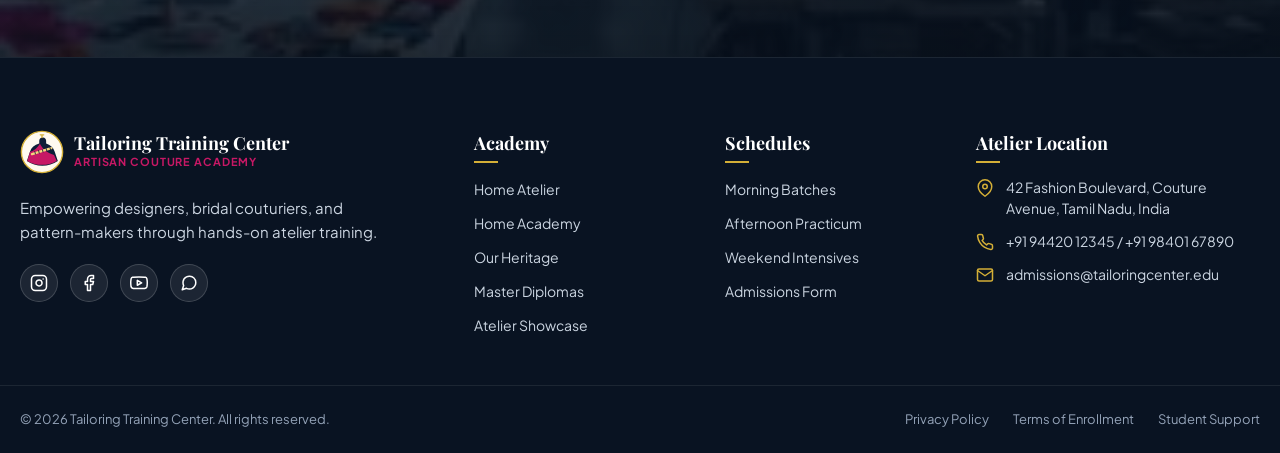
<file: home-2.html>
<!DOCTYPE html>
<html lang="en" dir="ltr">

<head>
  <meta charset="UTF-8">
  <meta name="viewport" content="width=device-width, initial-scale=1.0">
  <title>Academy & Atelier | Tailoring Training Center</title>
  <link rel="icon" type="image/svg+xml" href="assets/images/icons/brand-mark.svg">
  <link rel="stylesheet" href="assets/css/style.css">
  <link rel="stylesheet" href="assets/css/responsive.css">
</head>

<body>

  <!-- Branded Page Loader -->
  <div id="page-loader" role="status" aria-live="polite" aria-label="Loading Tailoring Training Center">
    <div class="loader-brand">
      <div class="loader-ring"></div>
      <img src="assets/images/icons/brand-mark.svg" alt="Tailoring Training Center" class="loader-logo-img">
    </div>
    <div class="loader-text">Tailoring Training Center</div>
  </div>

  <!-- Fixed Header -->
  <header class="site-header" role="banner">
    <div class="header-container">

      <!-- Brand Logo + Name -->
      <a href="index.html" class="brand-link" aria-label="Tailoring Training Center Homepage">
        <img src="assets/images/icons/brand-mark.svg" alt="Tailoring Training Center Brand Logo" class="brand-logo-img">
        <div class="brand-text-wrap">
          <span class="brand-title">Tailoring Training Center</span>
          <span class="brand-subtitle">Artisan Couture Academy</span>
        </div>
      </a>

      <!-- Desktop Navigation: Exactly 6 Primary Items -->
      <nav class="desktop-nav" role="navigation" aria-label="Main Navigation">

        <!-- Nav Item 1: Home (Dropdown Click-Only) -->
        <div class="nav-item has-dropdown">
          <button type="button" class="nav-link nav-dropdown-trigger active" aria-expanded="false" aria-haspopup="true"
            aria-label="Toggle Home menu">
            <span>Home</span>
            <svg width="14" height="14" viewBox="0 0 24 24" fill="none" stroke="currentColor" stroke-width="2.5"
              stroke-linecap="round" stroke-linejoin="round" aria-hidden="true">
              <polyline points="6 9 12 15 18 9"></polyline>
            </svg>
          </button>
          <div class="nav-dropdown-menu" role="menu">
            <a href="index.html" class="dropdown-link" role="menuitem">
              <span>Home 1 (Artisan Editorial)</span>
              <span class="dropdown-badge">V1</span>
            </a>
            <a href="home-2.html" class="dropdown-link active" role="menuitem">
              <span>Home 2 (Academy & Atelier)</span>
              <span class="dropdown-badge">V2</span>
            </a>
          </div>
        </div>

        <!-- Nav Item 2: About -->
        <div class="nav-item">
          <a href="about.html" class="nav-link">About</a>
        </div>

        <!-- Nav Item 3: Courses -->
        <div class="nav-item">
          <a href="courses.html" class="nav-link">Courses</a>
        </div>

        <!-- Nav Item 4: Batch Timings -->
        <div class="nav-item">
          <a href="timings.html" class="nav-link">Batch Timings</a>
        </div>

        <!-- Nav Item 5: Gallery -->
        <div class="nav-item">
          <a href="gallery.html" class="nav-link">Gallery</a>
        </div>

        <!-- Nav Item 6: Contact -->
        <div class="nav-item">
          <a href="contact.html" class="nav-link">Contact</a>
        </div>

      </nav>

      <!-- Desktop Actions: RTL Toggle, Dark Mode Toggle, CTA Button -->
      <div class="header-actions">
        <button type="button" class="icon-btn dir-toggle-btn"
          aria-label="Toggle text direction (LTR / RTL)">RTL</button>
        <button type="button" class="icon-btn theme-toggle-btn" aria-label="Switch to Dark Mode">
          <svg width="18" height="18" viewBox="0 0 24 24" fill="none" stroke="currentColor" stroke-width="2"
            stroke-linecap="round" stroke-linejoin="round" aria-hidden="true">
            <path d="M21 12.79A9 9 0 1 1 11.21 3 7 7 0 0 0 21 12.79z"></path>
          </svg>
        </button>
        <a href="contact.html" class="header-cta-btn">
          <span>Enroll Now</span>
        </a>

        <!-- Mobile Toggle Button -->
        <button type="button" class="mobile-toggle-btn" aria-label="Open mobile navigation menu">
          <svg width="22" height="22" viewBox="0 0 24 24" fill="none" stroke="currentColor" stroke-width="2"
            stroke-linecap="round" stroke-linejoin="round" aria-hidden="true">
            <line x1="3" y1="12" x2="21" y2="12"></line>
            <line x1="3" y1="6" x2="21" y2="6"></line>
            <line x1="3" y1="18" x2="21" y2="18"></line>
          </svg>
        </button>
      </div>

    </div>
  </header>

  <!-- Mobile Drawer Overlay & Menu -->
  <div class="mobile-drawer-overlay" aria-hidden="true">
    <div class="mobile-drawer" role="dialog" aria-modal="true" aria-label="Mobile Navigation">

      <div class="mobile-drawer-header">
        <a href="index.html" class="brand-link">
          <img src="assets/images/icons/brand-mark.svg" alt="Tailoring Training Center" class="brand-logo-img">
          <div class="brand-text-wrap">
            <span class="brand-title">Tailoring Training Center</span>
            <span class="brand-subtitle">Artisan Couture Academy</span>
          </div>
        </a>
        <button type="button" class="icon-btn mobile-close-btn" aria-label="Close mobile navigation menu">
          <svg width="20" height="20" viewBox="0 0 24 24" fill="none" stroke="currentColor" stroke-width="2"
            stroke-linecap="round" stroke-linejoin="round" aria-hidden="true">
            <line x1="18" y1="6" x2="6" y2="18"></line>
            <line x1="6" y1="6" x2="18" y2="18"></line>
          </svg>
        </button>
      </div>

      <ul class="mobile-nav-list">
        <li class="mobile-accordion">
          <button type="button" class="mobile-nav-link mobile-accordion-trigger active" aria-expanded="false">
            <span>Home</span>
            <svg class="accordion-icon" width="16" height="16" viewBox="0 0 24 24" fill="none" stroke="currentColor"
              stroke-width="2" stroke-linecap="round" stroke-linejoin="round" aria-hidden="true">
              <polyline points="6 9 12 15 18 9"></polyline>
            </svg>
          </button>
          <div class="mobile-accordion-content">
            <a href="index.html" class="mobile-sub-link">Home 1 (Artisan Editorial)</a>
            <a href="home-2.html" class="mobile-sub-link active">Home 2 (Academy & Atelier)</a>
          </div>
        </li>

        <li><a href="about.html" class="mobile-nav-link">About</a></li>
        <li><a href="courses.html" class="mobile-nav-link">Courses</a></li>
        <li><a href="timings.html" class="mobile-nav-link">Batch Timings</a></li>
        <li><a href="gallery.html" class="mobile-nav-link">Gallery</a></li>
        <li><a href="contact.html" class="mobile-nav-link">Contact</a></li>
        <li class="mobile-drawer-cta-item">
          <a href="contact.html" class="mobile-drawer-cta">
            <span>Enroll Now</span>
          </a>
        </li>
      </ul>

      <div class="mobile-drawer-footer">
        <div class="mobile-controls-row">
          <button type="button" class="icon-btn dir-toggle-btn"
            aria-label="Toggle text direction (LTR / RTL)">RTL</button>
          <button type="button" class="icon-btn theme-toggle-btn" aria-label="Switch to Dark Mode">
            <svg width="18" height="18" viewBox="0 0 24 24" fill="none" stroke="currentColor" stroke-width="2"
              stroke-linecap="round" stroke-linejoin="round" aria-hidden="true">
              <path d="M21 12.79A9 9 0 1 1 11.21 3 7 7 0 0 0 21 12.79z"></path>
            </svg>
          </button>
        </div>
      </div>

    </div>
  </div>

  <!-- Main Content: Exactly 6 Unique Sections (Lean, Punchy Copy) -->
  <main class="main-wrapper" id="main-content">

    <!-- ==========================================
         SECTION 1: HERO FULL-VIEWPORT HAUTE ATELIER
         ========================================== -->
    <section class="hero-v2-section" aria-label="Academy Vision">
      <div class="site-container">
        <div class="hero-v2-header">
          <span class="eyebrow eyebrow-light">The Atelier & Design Institute</span>
          <h1 class="hero-v2-title">
            Crafting the Future of <span>Indian Haute Couture</span>
          </h1>
          <p class="hero-v2-subtext">
            A modern design institute merging heritage craftsmanship with industrial fashion engineering.
          </p>

          <div class="hero-cta-group hero-cta-group-center">
            <a href="courses.html" class="btn-primary">
              <span>View Curriculum</span>
              <svg width="18" height="18" viewBox="0 0 24 24" fill="none" stroke="currentColor" stroke-width="2.5"
                stroke-linecap="round" stroke-linejoin="round" aria-hidden="true">
                <line x1="5" y1="12" x2="19" y2="12"></line>
                <polyline points="12 5 19 12 12 19"></polyline>
              </svg>
            </a>
            <a href="timings.html" class="btn-secondary btn-secondary-light">
              <span>Class Timings</span>
            </a>
          </div>
        </div>
      </div>
    </section>

    <!-- ==========================================
         SECTION 2: THE MASTER TOOLS OF HAUTE COUTURE
         ========================================== -->
    <section class="tools-v2-section" aria-label="Artisan Equipment">
      <div class="site-container">

        <div class="section-center-head">
          <span class="eyebrow">Precision Instrumentation</span>
          <h2 class="section-heading">Mastery Through Professional Artisan Tools</h2>
          <p class="section-subtext section-subtext-centered">
            Train on genuine tailoring instruments standard across global fashion houses.
          </p>
        </div>

        <div class="tools-v2-grid">

          <!-- Tool 1 -->
          <article class="tool-v2-card">
            <img src="assets/images/sections/p11.jpg" alt="Heavy forged tailor scissors slicing pure woven silk"
              class="tool-v2-img">
            <div class="tool-v2-body">
              <div>
                <h3 class="tool-v2-title">Hand-Forged Shears & Precision Blades</h3>
                <p class="tool-v2-desc">Bias cuts, single-ply velvet shearing, and grainline alignment.</p>
              </div>
              <div class="tool-v2-footer">Module 01: Cutting Geometry</div>
            </div>
          </article>

          <!-- Tool 2 -->
          <article class="tool-v2-card">
            <img src="assets/images/sections/p12.jpg" alt="Embroidery hoop with golden zardozi threadwork"
              class="tool-v2-img">
            <div class="tool-v2-body">
              <div>
                <h3 class="tool-v2-title">Aari Needles & Tambour Embroidery</h3>
                <p class="tool-v2-desc">Metallic bullion thread, micro-bead work, and bridal yokes.</p>
              </div>
              <div class="tool-v2-footer">Module 02: Surface Ornamentation</div>
            </div>
          </article>

          <!-- Tool 3 -->
          <article class="tool-v2-card">
            <img src="assets/images/sections/p13.jpg" alt="Vibrant spools of industrial high-tensile sewing thread"
              class="tool-v2-img">
            <div class="tool-v2-body">
              <div>
                <h3 class="tool-v2-title">Industrial Lockstitch & Differential Feed</h3>
                <p class="tool-v2-desc">Structural seams, delicate piping, and invisible zipper insertion.</p>
              </div>
              <div class="tool-v2-footer">Module 03: Machine Mastery</div>
            </div>
          </article>

        </div>

      </div>
    </section>

    <!-- ==========================================
         SECTION 3: 5 MASTER ATELIER DISCIPLINES (MOSAIC)
         ========================================== -->
    <section class="curriculum-v2-section" aria-label="Program Pathways">
      <div class="site-container">

        <div class="section-center-head">
          <span class="eyebrow">Atelier Specializations</span>
          <h2 class="section-heading">5 Master Couture Disciplines</h2>
          <p class="section-subtext section-subtext-centered">
            Hands-on technical craft from bridal corsetry to tailored western suiting.
          </p>
        </div>

        <div class="specialization-mosaic-5">

          <!-- Image 1: Large Featured Card -->
          <a href="courses.html" class="spec-mosaic-card spec-mosaic-featured"
            aria-label="Explore Bridal Couture & Royal Zardozi">
            <img src="assets/images/products/p14.jpg" alt="Artisan stitching gold-embroidered bridal blouse in atelier"
              class="spec-mosaic-img">
            <div class="spec-mosaic-overlay">
              <span class="spec-mosaic-tag">Haute Couture</span>
              <h3 class="spec-mosaic-title">Bridal Couture & Royal Zardozi</h3>
            </div>
          </a>

          <!-- Image 2 -->
          <a href="courses.html" class="spec-mosaic-card" aria-label="Explore Boutique Blouse Engineering">
            <img src="assets/images/products/p15.jpg" alt="Custom tailored boutique designer blouse on dress form"
              class="spec-mosaic-img">
            <div class="spec-mosaic-overlay">
              <span class="spec-mosaic-tag">Bespoke Fit</span>
              <h3 class="spec-mosaic-title">Boutique Blouse Engineering</h3>
            </div>
          </a>

          <!-- Image 3 -->
          <a href="courses.html" class="spec-mosaic-card" aria-label="Explore Western Suiting & Blazers">
            <img src="assets/images/products/p16.jpg" alt="Master tailor drafting pattern chalk lines on fabric"
              class="spec-mosaic-img">
            <div class="spec-mosaic-overlay">
              <span class="spec-mosaic-tag">Structural Tailoring</span>
              <h3 class="spec-mosaic-title">Western Suiting & Blazers</h3>
            </div>
          </a>

          <!-- Image 4 -->
          <a href="courses.html" class="spec-mosaic-card" aria-label="Explore Aari & Tambour Needlecraft">
            <img src="assets/images/products/p17.jpg"
              alt="Detailed close-up of intricate hand-embroidery needlework on sheer organza" class="spec-mosaic-img">
            <div class="spec-mosaic-overlay">
              <span class="spec-mosaic-tag">Surface Craft</span>
              <h3 class="spec-mosaic-title">Aari & Tambour Needlecraft</h3>
            </div>
          </a>

          <!-- Image 5 -->
          <a href="courses.html" class="spec-mosaic-card" aria-label="Explore Corsetry & Flared Gowns">
            <img src="assets/images/products/p18.jpg"
              alt="Sculptural western draped evening gown displayed on dress form" class="spec-mosaic-img">
            <div class="spec-mosaic-overlay">
              <span class="spec-mosaic-tag">3D Draping</span>
              <h3 class="spec-mosaic-title">Corsetry & Flared Gowns</h3>
            </div>
          </a>

        </div>

      </div>
    </section>

    <!-- ==========================================
         SECTION 4: MASTER MENTORS & CRAFTSMANSHIP LINEAGE
         ========================================== -->
    <section class="mentors-v2-section" aria-label="Faculty Mentorship">
      <div class="site-container">

        <div class="section-center-head">
          <span class="eyebrow">Expert Mentorship</span>
          <h2 class="section-heading">Trained by Craftsmen, Not Casual Instructors</h2>
          <p class="section-subtext section-subtext-centered">
            Direct one-on-one apprentice critique from 25+ year tailoring masters.
          </p>
        </div>

        <div class="mentors-v2-grid">

          <!-- Card 1: Master Visual Card -->
          <div class="mentor-card-photo">
            <img src="assets/images/about/p19.jpg" alt="Master couture tailor inspecting hand-stitched garment details">
            <div class="mentor-card-photo-overlay">
              <span class="mentor-card-tag">01 • Master Craftsman</span>
              <h3 class="mentor-card-title">25+ Years Lineage</h3>
              <p class="mentor-card-sub">Direct apprentice mentorship from bespoke couture veterans.</p>
            </div>
          </div>

          <!-- Card 2: Pattern Review Card -->
          <div class="mentor-card-photo">
            <img src="assets/images/gallery/p20.jpg"
              alt="Tailor drafting and inspecting pattern curves on cutting table">
            <div class="mentor-card-photo-overlay">
              <span class="mentor-card-tag">02 • 1-on-1 Review</span>
              <h3 class="mentor-card-title">Direct Apprentice Feedback</h3>
              <p class="mentor-card-sub">Every pattern draft personally inspected before cutting cloth.</p>
            </div>
          </div>

          <!-- Card 3: Quality Control Card -->
          <div class="mentor-card-photo">
            <img src="assets/images/about/p21.jpg" alt="Industrial lockstitch workstations in modern tailoring studio">
            <div class="mentor-card-photo-overlay">
              <span class="mentor-card-tag">03 • Studio Standard</span>
              <h3 class="mentor-card-title">Commercial Quality Control</h3>
              <p class="mentor-card-sub">Seams inspected under studio light for zero puckering and symmetry.</p>
            </div>
          </div>

        </div>

      </div>
    </section>

    <!-- ==========================================
         SECTION 5: STUDIO WORKSTATIONS & DRAPING ATELIER
         ========================================== -->
    <section class="facilities-v2-section" aria-label="Studio Facilities">
      <div class="site-container">

        <div class="section-center-head">
          <span class="eyebrow">The Atelier Environment</span>
          <h2 class="section-heading">Equipped for Professional Couture Creation</h2>
          <p class="section-subtext section-subtext-centered">
            Equipped with specialized mannequins and full-scale cutting tables.
          </p>
        </div>

        <div class="facilities-showcase-wrap">

          <!-- Left: Tall Primary Facility Card -->
          <div class="facility-showcase-main">
            <img src="assets/images/gallery/p22.jpg" alt="Student draping delicate fabric directly on couture mannequin"
              class="facility-showcase-img">
            <div class="facility-showcase-tag">
              <span class="facility-tag-title">3D Draping Studio</span>
              <span class="facility-tag-desc">French padding forms for organic silhouette drafting</span>
            </div>
          </div>

          <!-- Right: Secondary Facility Card + Technical Specs Ribbon -->
          <div class="facility-showcase-secondary">
            <div class="facility-secondary-img-wrap">
              <img src="assets/images/gallery/p23.jpg"
                alt="Designer garments hanging on racks in the pattern drafting hall" class="facility-secondary-img">
              <div class="facility-showcase-tag">
                <span class="facility-tag-title">Full-Scale Cutting Hall</span>
                <span class="facility-tag-desc">8-foot cork-top cutting benches for clean shears work</span>
              </div>
            </div>

            <!-- Technical Specification Metrics -->
            <div class="facility-specs-ribbon">
              <div class="facility-spec-item">
                <span class="facility-spec-num">36+</span>
                <span class="facility-spec-label">Juki Lockstitch Units</span>
              </div>
              <div class="facility-spec-item">
                <span class="facility-spec-num">8 ft</span>
                <span class="facility-spec-label">Cork Cutting Benches</span>
              </div>
              <div class="facility-spec-item">
                <span class="facility-spec-num">100%</span>
                <span class="facility-spec-label">Dedicated Stations</span>
              </div>
            </div>
          </div>

        </div>

      </div>
    </section>

    <!-- ==========================================
         SECTION 6: FAST-TRACK ENROLLMENT CTA
         (Mandatory Last Section)
         ========================================== -->
    <section class="cta-v2-section" aria-label="Enrollment Invitation">
      <div class="cta-v2-bg-layer"></div>
      <div class="site-container">
        <div class="cta-v2-inner">
          <span class="cta-v2-pill">
            <svg width="14" height="14" viewBox="0 0 24 24" fill="none" stroke="currentColor" stroke-width="2.5"
              stroke-linecap="round" stroke-linejoin="round" aria-hidden="true">
              <polygon
                points="12 2 15.09 8.26 22 9.27 17 14.14 18.18 21.02 12 17.77 5.82 21.02 7 14.14 2 9.27 8.91 8.26 12 2">
              </polygon>
            </svg>
            <span>Admissions Open<span class="cta-pill-extra"> • Dedicated Workstations</span></span>
          </span>

          <h2 class="cta-v2-title">Begin Your Fashion Journey at Tamil Nadu’s Premier Tailoring Academy</h2>

          <p class="cta-v2-desc">
            Morning, evening, and weekend batches available. Reserve your machine.
          </p>

          <div class="cta-btn-group">
            <button type="button" class="btn-primary btn-cta-v2-navy" data-open-modal="auth">
              <span>Enroll Online Today</span>
              <svg width="18" height="18" viewBox="0 0 24 24" fill="none" stroke="currentColor" stroke-width="2"
                stroke-linecap="round" stroke-linejoin="round" aria-hidden="true">
                <line x1="5" y1="12" x2="19" y2="12"></line>
                <polyline points="12 5 19 12 12 19"></polyline>
              </svg>
            </button>
            <a href="contact.html" class="btn-secondary btn-cta-secondary">
              <span>Contact Admissions</span>
            </a>
          </div>
        </div>
      </div>
    </section>

  </main>

  <!-- Scroll to Top Button -->
  <button type="button" id="scroll-to-top" aria-label="Scroll back to top">
    <svg width="20" height="20" viewBox="0 0 24 24" fill="none" stroke="currentColor" stroke-width="2.5"
      stroke-linecap="round" stroke-linejoin="round" aria-hidden="true">
      <polyline points="18 15 12 9 6 15"></polyline>
    </svg>
  </button>

  <!-- Shared Editorial Footer -->
  <footer class="site-footer" role="contentinfo">
    <div class="footer-top">

      <div class="footer-col">
        <a href="index.html" class="brand-link">
          <img src="assets/images/icons/brand-mark.svg" alt="Tailoring Training Center Logo" class="brand-logo-img">
          <div class="brand-text-wrap">
            <span class="brand-title brand-title-footer">Tailoring Training Center</span>
            <span class="brand-subtitle">Artisan Couture Academy</span>
          </div>
        </a>
        <p class="footer-brand-desc">
          Empowering designers, bridal couturiers, and pattern-makers through hands-on atelier training.
        </p>
        <div class="footer-social-links" aria-label="Social Media Channels">
          <a href="https://instagram.com" class="footer-social-btn" aria-label="Follow us on Instagram" target="_blank"
            rel="noopener noreferrer">
            <svg width="18" height="18" viewBox="0 0 24 24" fill="none" stroke="currentColor" stroke-width="2"
              stroke-linecap="round" stroke-linejoin="round" aria-hidden="true">
              <rect x="2" y="2" width="20" height="20" rx="5" ry="5"></rect>
              <path d="M16 11.37A4 4 0 1 1 12.63 8 4 4 0 0 1 16 11.37z"></path>
              <line x1="17.5" y1="6.5" x2="17.51" y2="6.5"></line>
            </svg>
          </a>
          <a href="https://facebook.com" class="footer-social-btn" aria-label="Follow us on Facebook" target="_blank"
            rel="noopener noreferrer">
            <svg width="18" height="18" viewBox="0 0 24 24" fill="none" stroke="currentColor" stroke-width="2"
              stroke-linecap="round" stroke-linejoin="round" aria-hidden="true">
              <path d="M18 2h-3a5 5 0 0 0-5 5v3H7v4h3v8h4v-8h3l1-4h-4V7a1 1 0 0 1 1-1h3z"></path>
            </svg>
          </a>
          <a href="https://youtube.com" class="footer-social-btn" aria-label="Subscribe on YouTube" target="_blank"
            rel="noopener noreferrer">
            <svg width="18" height="18" viewBox="0 0 24 24" fill="none" stroke="currentColor" stroke-width="2"
              stroke-linecap="round" stroke-linejoin="round" aria-hidden="true">
              <path
                d="M22.54 6.42a2.78 2.78 0 0 0-1.94-2C18.88 4 12 4 12 4s-6.88 0-8.6.46a2.78 2.78 0 0 0-1.94 2A29 29 0 0 0 1 11.75a29 29 0 0 0 .46 5.33A2.78 2.78 0 0 0 3.4 19c1.72.46 8.6.46 8.6.46s6.88 0 8.6-.46a2.78 2.78 0 0 0 1.94-2 29 29 0 0 0 .46-5.25 29 29 0 0 0-.46-5.33z">
              </path>
              <polygon points="9.75 15.02 15.5 11.75 9.75 8.48 9.75 15.02"></polygon>
            </svg>
          </a>
          <a href="https://wa.me/919442012345" class="footer-social-btn" aria-label="Chat on WhatsApp" target="_blank"
            rel="noopener noreferrer">
            <svg width="18" height="18" viewBox="0 0 24 24" fill="none" stroke="currentColor" stroke-width="2"
              stroke-linecap="round" stroke-linejoin="round" aria-hidden="true">
              <path
                d="M21 11.5a8.38 8.38 0 0 1-.9 3.8 8.5 8.5 0 0 1-7.6 4.7 8.38 8.38 0 0 1-3.8-.9L3 21l1.9-5.7a8.38 8.38 0 0 1-.9-3.8 8.5 8.5 0 0 1 4.7-7.6 8.38 8.38 0 0 1 3.8-.9h.5a8.48 8.48 0 0 1 8 8v.5z">
              </path>
            </svg>
          </a>
        </div>
      </div>

      <div class="footer-col">
        <h3 class="footer-heading">Academy</h3>
        <ul class="footer-nav-list">
          <li><a href="index.html" class="footer-link">Home Atelier</a></li>
          <li><a href="home-2.html" class="footer-link">Home Academy</a></li>
          <li><a href="about.html" class="footer-link">Our Heritage</a></li>
          <li><a href="courses.html" class="footer-link">Master Diplomas</a></li>
          <li><a href="gallery.html" class="footer-link">Atelier Showcase</a></li>
        </ul>
      </div>

      <div class="footer-col">
        <h3 class="footer-heading">Schedules</h3>
        <ul class="footer-nav-list">
          <li><a href="timings.html" class="footer-link">Morning Batches</a></li>
          <li><a href="timings.html" class="footer-link">Afternoon Practicum</a></li>
          <li><a href="timings.html" class="footer-link">Weekend Intensives</a></li>
          <li><a href="contact.html" class="footer-link">Admissions Form</a></li>
        </ul>
      </div>

      <div class="footer-col">
        <h3 class="footer-heading">Atelier Location</h3>
        <div class="footer-contact-item">
          <svg class="footer-contact-icon" width="18" height="18" viewBox="0 0 24 24" fill="none" stroke="currentColor"
            stroke-width="2" stroke-linecap="round" stroke-linejoin="round" aria-hidden="true">
            <path d="M21 10c0 7-9 13-9 13s-9-6-9-13a9 9 0 0 1 18 0z"></path>
            <circle cx="12" cy="10" r="3"></circle>
          </svg>
          <span>42 Fashion Boulevard, Couture Avenue, Tamil Nadu, India</span>
        </div>
        <div class="footer-contact-item">
          <svg class="footer-contact-icon" width="18" height="18" viewBox="0 0 24 24" fill="none" stroke="currentColor"
            stroke-width="2" stroke-linecap="round" stroke-linejoin="round" aria-hidden="true">
            <path
              d="M22 16.92v3a2 2 0 0 1-2.18 2 19.79 19.79 0 0 1-8.63-3.07 19.5 19.5 0 0 1-6-6 19.79 19.79 0 0 1-3.07-8.67A2 2 0 0 1 4.11 2h3a2 2 0 0 1 2 1.72 12.84 12.84 0 0 0 .7 2.81 2 2 0 0 1-.45 2.11L8.09 9.91a16 16 0 0 0 6 6l1.27-1.27a2 2 0 0 1 2.11-.45 12.84 12.84 0 0 0 2.81.7A2 2 0 0 1 22 16.92z">
            </path>
          </svg>
          <span>+91 94420 12345 / +91 98401 67890</span>
        </div>
        <div class="footer-contact-item">
          <svg class="footer-contact-icon" width="18" height="18" viewBox="0 0 24 24" fill="none" stroke="currentColor"
            stroke-width="2" stroke-linecap="round" stroke-linejoin="round" aria-hidden="true">
            <path d="M4 4h16c1.1 0 2 .9 2 2v12c0 1.1-.9 2-2 2H4c-1.1 0-2-.9-2-2V6c0-1.1.9-2 2-2z"></path>
            <polyline points="22,6 12,13 2,6"></polyline>
          </svg>
          <span>admissions@tailoringcenter.edu</span>
        </div>
      </div>

    </div>

    <div class="footer-bottom">
      <div class="footer-bottom-container">
        <div>
          &copy; 2026 Tailoring Training Center. All rights reserved.
        </div>
        <div class="footer-legal-links">
          <a href="contact.html" class="footer-link">Privacy Policy</a>
          <a href="contact.html" class="footer-link">Terms of Enrollment</a>
          <a href="contact.html" class="footer-link">Student Support</a>
        </div>
      </div>
    </div>
  </footer>

  <!-- Global Shared Script -->
  <script src="assets/js/main.js"></script>
</body>

</html>
</file>
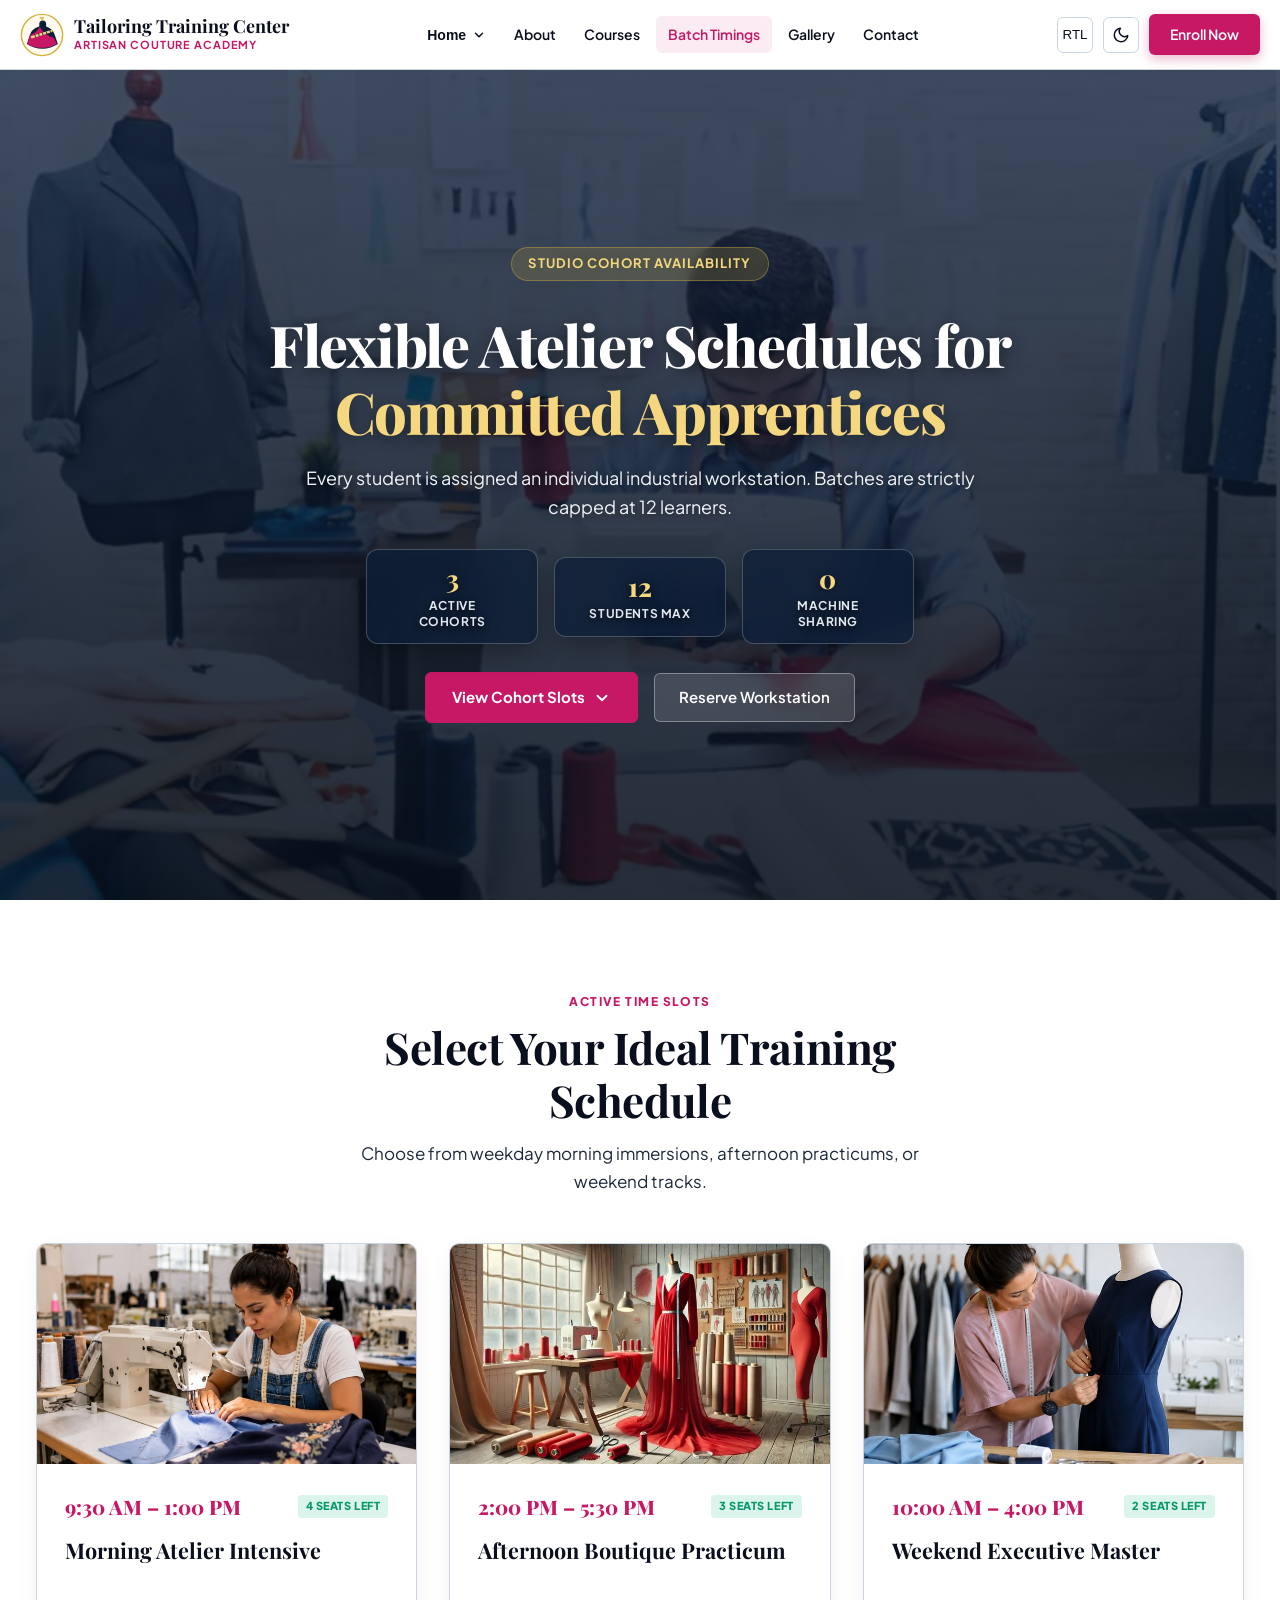
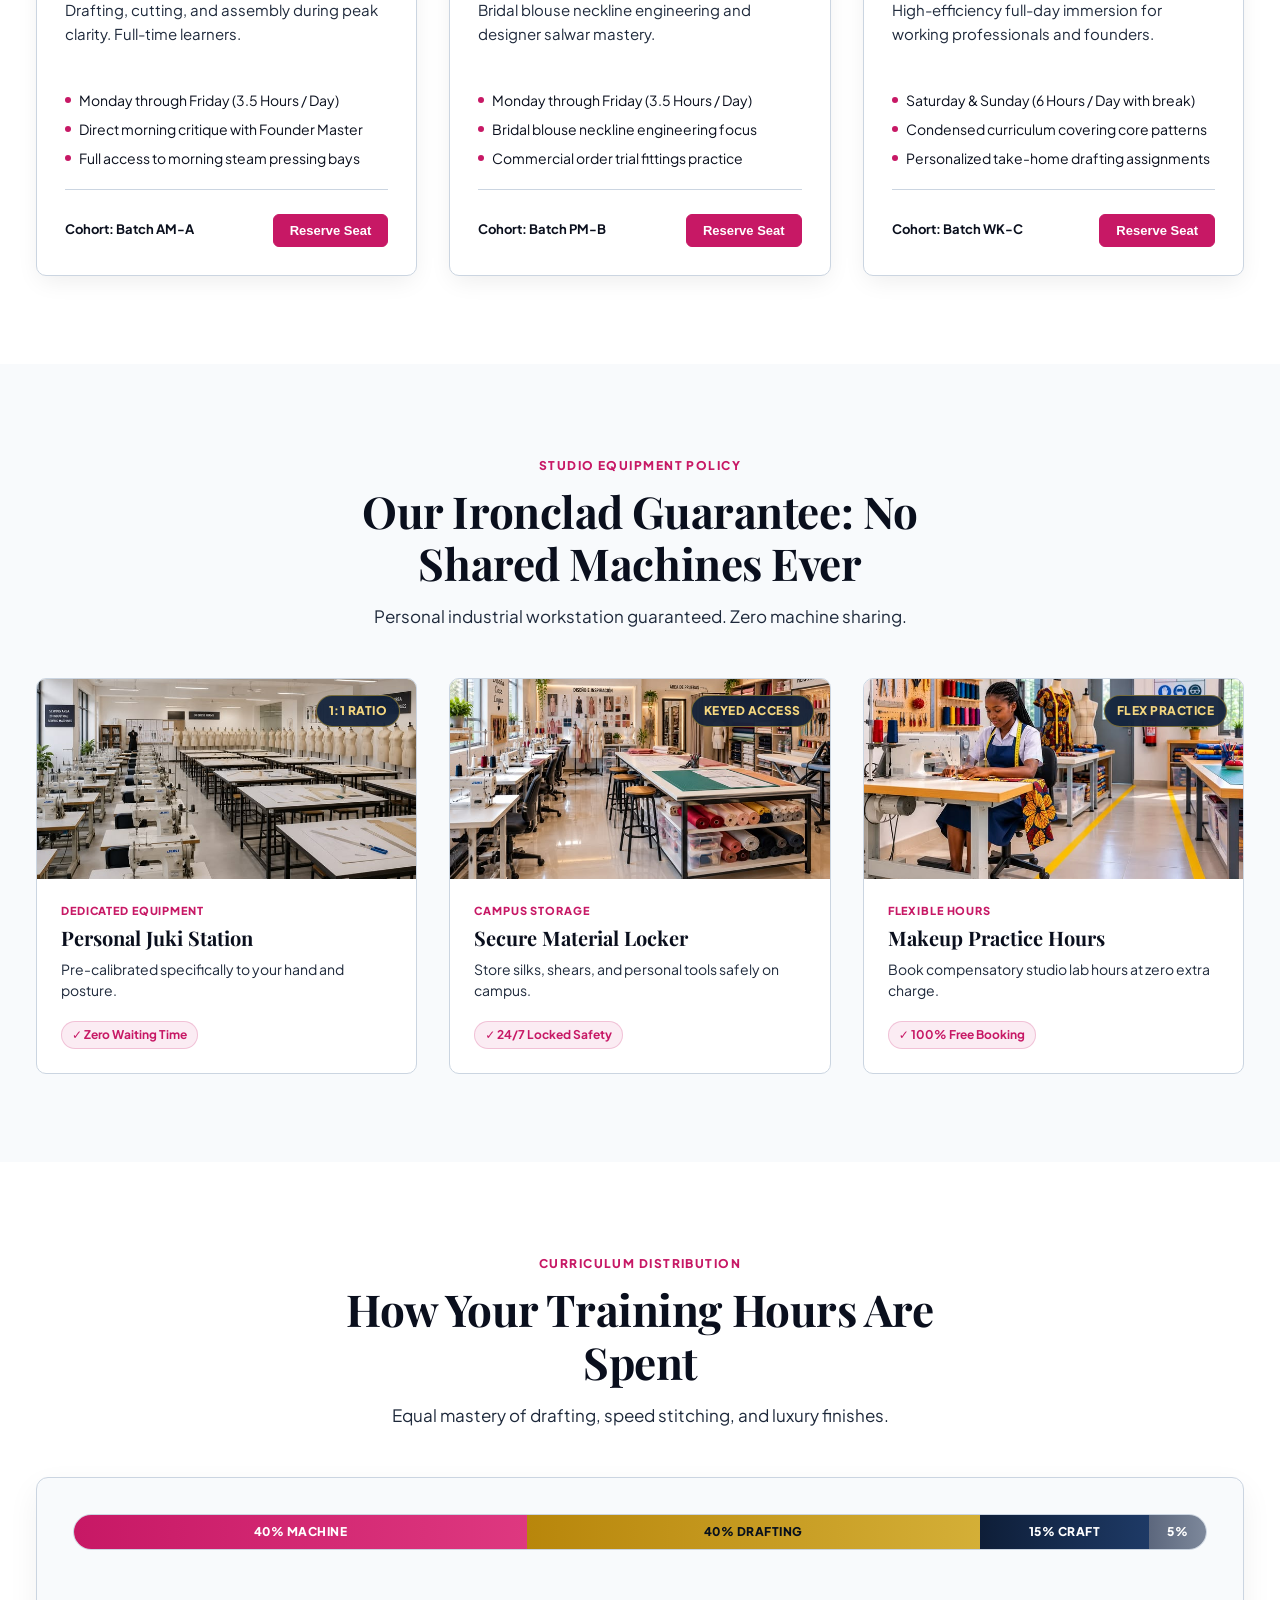
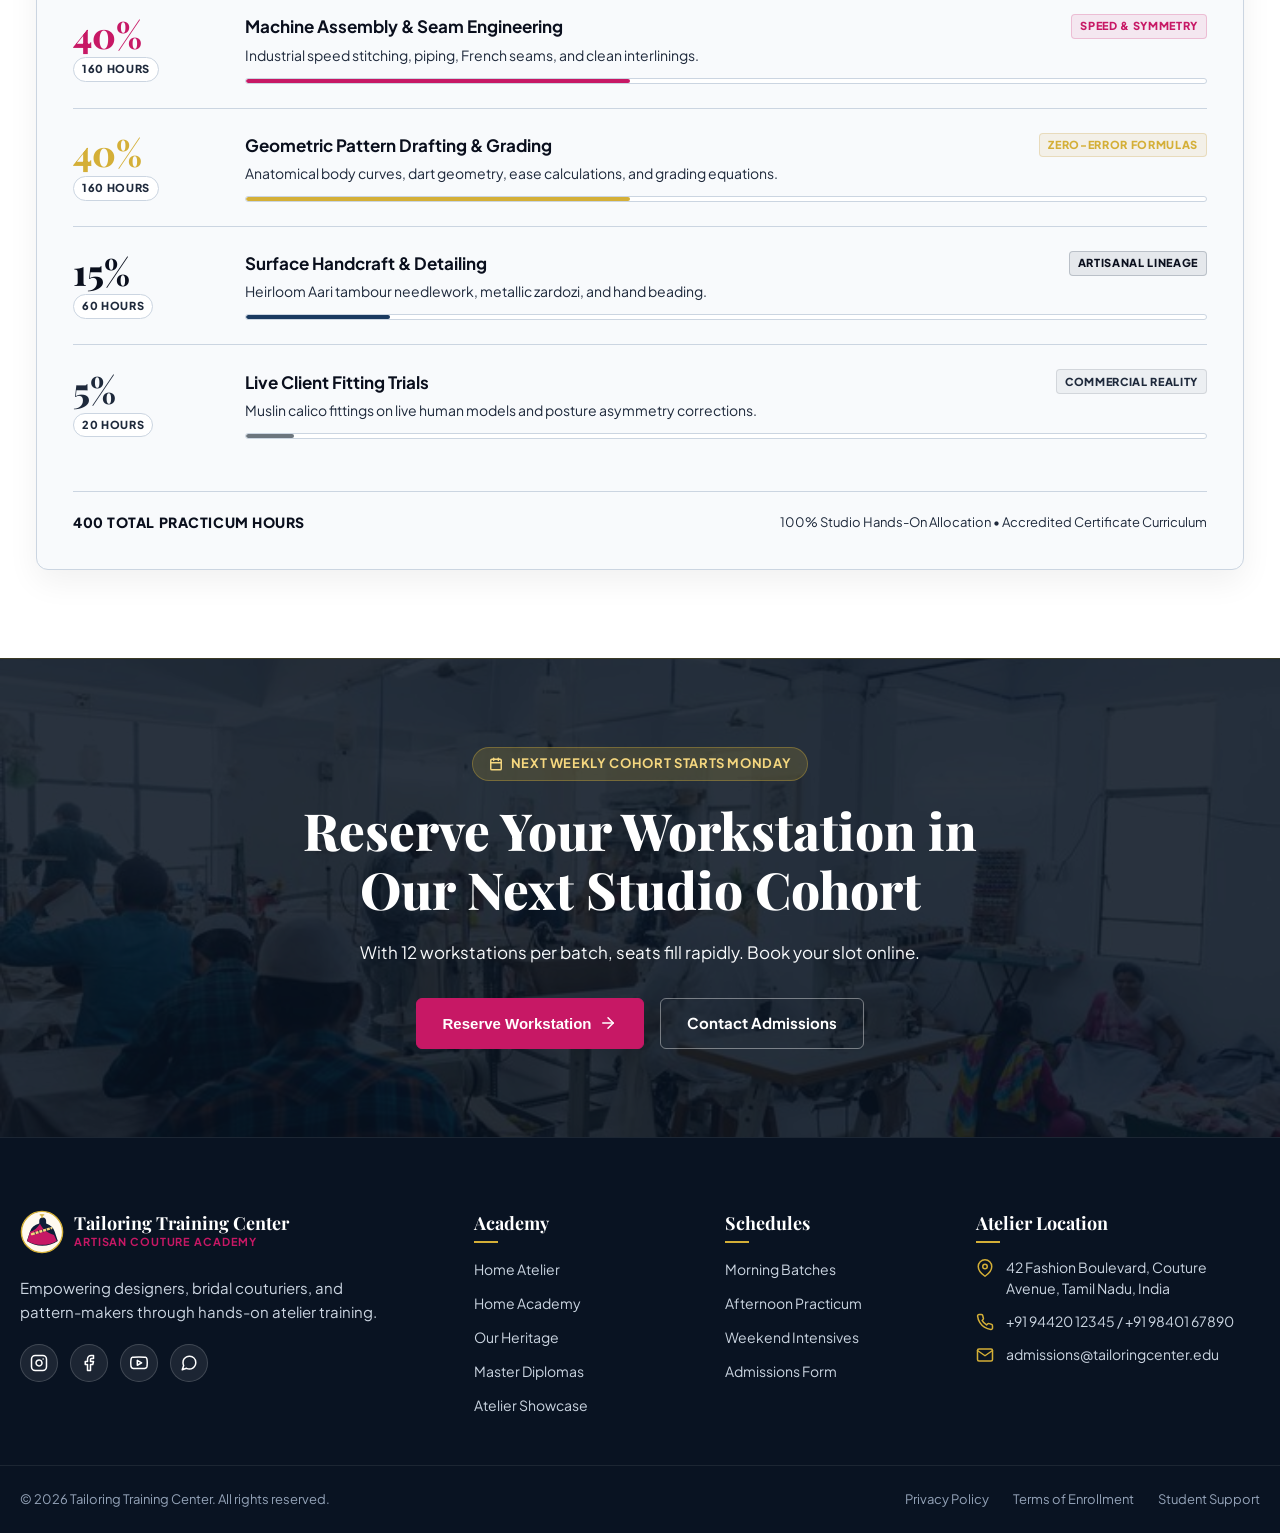
<file: timings.html>
<!DOCTYPE html>
<html lang="en" dir="ltr">

<head>
  <meta charset="UTF-8">
  <meta name="viewport" content="width=device-width, initial-scale=1.0">
  <title>Batch Timings & Schedules | Tailoring Training Center</title>
  <link rel="icon" type="image/svg+xml" href="assets/images/icons/brand-mark.svg">
  <link rel="stylesheet" href="assets/css/style.css">
  <link rel="stylesheet" href="assets/css/responsive.css">
</head>

<body>

  <!-- Branded Page Loader -->
  <div id="page-loader" role="status" aria-live="polite" aria-label="Loading Tailoring Training Center">
    <div class="loader-brand">
      <div class="loader-ring"></div>
      <img src="assets/images/icons/brand-mark.svg" alt="Tailoring Training Center" class="loader-logo-img">
    </div>
    <div class="loader-text">Tailoring Training Center</div>
  </div>

  <!-- Fixed Header -->
  <header class="site-header" role="banner">
    <div class="header-container">

      <!-- Brand Logo + Name -->
      <a href="index.html" class="brand-link" aria-label="Tailoring Training Center Homepage">
        <img src="assets/images/icons/brand-mark.svg" alt="Tailoring Training Center Brand Logo" class="brand-logo-img">
        <div class="brand-text-wrap">
          <span class="brand-title">Tailoring Training Center</span>
          <span class="brand-subtitle">Artisan Couture Academy</span>
        </div>
      </a>

      <!-- Desktop Navigation: Exactly 6 Primary Items -->
      <nav class="desktop-nav" role="navigation" aria-label="Main Navigation">

        <!-- Nav Item 1: Home (Dropdown Click-Only) -->
        <div class="nav-item has-dropdown">
          <button type="button" class="nav-link nav-dropdown-trigger" aria-expanded="false" aria-haspopup="true"
            aria-label="Toggle Home menu">
            <span>Home</span>
            <svg width="14" height="14" viewBox="0 0 24 24" fill="none" stroke="currentColor" stroke-width="2.5"
              stroke-linecap="round" stroke-linejoin="round" aria-hidden="true">
              <polyline points="6 9 12 15 18 9"></polyline>
            </svg>
          </button>
          <div class="nav-dropdown-menu" role="menu">
            <a href="index.html" class="dropdown-link" role="menuitem">
              <span>Home 1 (Artisan Editorial)</span>
              <span class="dropdown-badge">V1</span>
            </a>
            <a href="home-2.html" class="dropdown-link" role="menuitem">
              <span>Home 2 (Academy & Atelier)</span>
              <span class="dropdown-badge">V2</span>
            </a>
          </div>
        </div>

        <!-- Nav Item 2: About -->
        <div class="nav-item">
          <a href="about.html" class="nav-link">About</a>
        </div>

        <!-- Nav Item 3: Courses -->
        <div class="nav-item">
          <a href="courses.html" class="nav-link">Courses</a>
        </div>

        <!-- Nav Item 4: Batch Timings (Active) -->
        <div class="nav-item">
          <a href="timings.html" class="nav-link active">Batch Timings</a>
        </div>

        <!-- Nav Item 5: Gallery -->
        <div class="nav-item">
          <a href="gallery.html" class="nav-link">Gallery</a>
        </div>

        <!-- Nav Item 6: Contact -->
        <div class="nav-item">
          <a href="contact.html" class="nav-link">Contact</a>
        </div>

      </nav>

      <!-- Desktop Actions: RTL Toggle, Dark Mode Toggle, CTA Button -->
      <div class="header-actions">
        <button type="button" class="icon-btn dir-toggle-btn"
          aria-label="Toggle text direction (LTR / RTL)">RTL</button>
        <button type="button" class="icon-btn theme-toggle-btn" aria-label="Switch to Dark Mode">
          <svg width="18" height="18" viewBox="0 0 24 24" fill="none" stroke="currentColor" stroke-width="2"
            stroke-linecap="round" stroke-linejoin="round" aria-hidden="true">
            <path d="M21 12.79A9 9 0 1 1 11.21 3 7 7 0 0 0 21 12.79z"></path>
          </svg>
        </button>
        <a href="contact.html" class="header-cta-btn">
          <span>Enroll Now</span>
        </a>

        <!-- Mobile Toggle Button -->
        <button type="button" class="mobile-toggle-btn" aria-label="Open mobile navigation menu">
          <svg width="22" height="22" viewBox="0 0 24 24" fill="none" stroke="currentColor" stroke-width="2"
            stroke-linecap="round" stroke-linejoin="round" aria-hidden="true">
            <line x1="3" y1="12" x2="21" y2="12"></line>
            <line x1="3" y1="6" x2="21" y2="6"></line>
            <line x1="3" y1="18" x2="21" y2="18"></line>
          </svg>
        </button>
      </div>

    </div>
  </header>

  <!-- Mobile Drawer Overlay & Menu -->
  <div class="mobile-drawer-overlay" aria-hidden="true">
    <div class="mobile-drawer" role="dialog" aria-modal="true" aria-label="Mobile Navigation">

      <div class="mobile-drawer-header">
        <a href="index.html" class="brand-link">
          <img src="assets/images/icons/brand-mark.svg" alt="Tailoring Training Center" class="brand-logo-img">
          <div class="brand-text-wrap">
            <span class="brand-title">Tailoring Training Center</span>
            <span class="brand-subtitle">Artisan Couture Academy</span>
          </div>
        </a>
        <button type="button" class="icon-btn mobile-close-btn" aria-label="Close mobile navigation menu">
          <svg width="20" height="20" viewBox="0 0 24 24" fill="none" stroke="currentColor" stroke-width="2"
            stroke-linecap="round" stroke-linejoin="round" aria-hidden="true">
            <line x1="18" y1="6" x2="6" y2="18"></line>
            <line x1="6" y1="6" x2="18" y2="18"></line>
          </svg>
        </button>
      </div>

      <ul class="mobile-nav-list">
        <li class="mobile-accordion">
          <button type="button" class="mobile-nav-link mobile-accordion-trigger" aria-expanded="false">
            <span>Home</span>
            <svg class="accordion-icon" width="16" height="16" viewBox="0 0 24 24" fill="none" stroke="currentColor"
              stroke-width="2" stroke-linecap="round" stroke-linejoin="round" aria-hidden="true">
              <polyline points="6 9 12 15 18 9"></polyline>
            </svg>
          </button>
          <div class="mobile-accordion-content">
            <a href="index.html" class="mobile-sub-link">Home 1 (Artisan Editorial)</a>
            <a href="home-2.html" class="mobile-sub-link">Home 2 (Academy & Atelier)</a>
          </div>
        </li>

        <li><a href="about.html" class="mobile-nav-link">About</a></li>
        <li><a href="courses.html" class="mobile-nav-link">Courses</a></li>
        <li><a href="timings.html" class="mobile-nav-link active">Batch Timings</a></li>
        <li><a href="gallery.html" class="mobile-nav-link">Gallery</a></li>
        <li><a href="contact.html" class="mobile-nav-link">Contact</a></li>

        <li class="mobile-drawer-cta-item">
          <a href="contact.html" class="mobile-drawer-cta">
            <span>Enroll Now</span>
          </a>
        </li>
      </ul>

      <div class="mobile-drawer-footer">
        <div class="mobile-controls-row">
          <button type="button" class="icon-btn dir-toggle-btn"
            aria-label="Toggle text direction (LTR / RTL)">RTL</button>
          <button type="button" class="icon-btn theme-toggle-btn" aria-label="Switch to Dark Mode">
            <svg width="18" height="18" viewBox="0 0 24 24" fill="none" stroke="currentColor" stroke-width="2"
              stroke-linecap="round" stroke-linejoin="round" aria-hidden="true">
              <path d="M21 12.79A9 9 0 1 1 11.21 3 7 7 0 0 0 21 12.79z"></path>
            </svg>
          </button>
        </div>
      </div>

    </div>
  </div>

  <!-- Main Content: Exactly 5 Content Sections (Lean, Punchy Copy) -->
  <main class="main-wrapper" id="main-content">

    <!-- ==========================================
         SECTION 1: TIMINGS HERO BANNER (EQUAL HEIGHT)
         ========================================== -->
    <section class="page-hero-banner timings-hero-banner" aria-label="Schedules Overview">
      <div class="site-container">
        <div class="page-hero-content">
          <span class="eyebrow eyebrow-light">Studio Cohort Availability</span>
          <h1 class="page-hero-title">
            Flexible Atelier Schedules for <span>Committed Apprentices</span>
          </h1>
          <p class="page-hero-desc">
            Every student is assigned an individual industrial workstation. Batches are strictly capped at 12 learners.
          </p>
          <div class="hero-stats-row hero-stats-row-center">
            <div class="hero-stat-pill">
              <span class="hero-stat-value">3</span>
              <span class="hero-stat-label">Active Cohorts</span>
            </div>
            <div class="hero-stat-pill">
              <span class="hero-stat-value">12</span>
              <span class="hero-stat-label">Students Max</span>
            </div>
            <div class="hero-stat-pill">
              <span class="hero-stat-value">0</span>
              <span class="hero-stat-label">Machine Sharing</span>
            </div>
          </div>
          <div class="hero-cta-group hero-cta-group-center">
            <a href="#schedules-grid" class="btn-primary">
              <span>View Cohort Slots</span>
              <svg width="18" height="18" viewBox="0 0 24 24" fill="none" stroke="currentColor" stroke-width="2.5"
                stroke-linecap="round" stroke-linejoin="round" aria-hidden="true">
                <polyline points="6 9 12 15 18 9"></polyline>
              </svg>
            </a>
            <a href="contact.html" class="btn-secondary btn-secondary-light">
              <span>Reserve Workstation</span>
            </a>
          </div>
        </div>
      </div>
    </section>

    <!-- ==========================================
         SECTION 2: COHORTS SCHEDULE GRID (Equal Cards)
         ========================================== -->
    <section class="cohorts-schedule-section" id="schedules-grid" aria-label="Cohort Schedules Catalog">
      <div class="site-container">

        <div class="section-center-head">
          <span class="eyebrow">Active Time Slots</span>
          <h2 class="section-heading">Select Your Ideal Training Schedule</h2>
          <p class="section-subtext section-subtext-centered">
            Choose from weekday morning immersions, afternoon practicums, or weekend tracks.
          </p>
        </div>

        <div class="cohorts-grid">

          <!-- Cohort 1 -->
          <article class="cohort-card">
            <img src="assets/images/services/p46.jpg" alt="Student working on sewing machine in morning sunlight"
              class="cohort-thumb">
            <div class="cohort-body">
              <div>
                <div class="cohort-badge-row">
                  <span class="cohort-time-pill">9:30 AM – 1:00 PM</span>
                  <span class="cohort-status-tag">4 Seats Left</span>
                </div>
                <h3 class="cohort-title">Morning Atelier Intensive</h3>
                <p class="cohort-desc">
                  Drafting, cutting, and assembly during peak clarity. Full-time learners.
                </p>
                <ul class="cohort-days-list">
                  <li class="cohort-day-item">
                    <span class="program-bullet-icon"></span>
                    <span>Monday through Friday (3.5 Hours / Day)</span>
                  </li>
                  <li class="cohort-day-item">
                    <span class="program-bullet-icon"></span>
                    <span>Direct morning critique with Founder Master</span>
                  </li>
                  <li class="cohort-day-item">
                    <span class="program-bullet-icon"></span>
                    <span>Full access to morning steam pressing bays</span>
                  </li>
                </ul>
              </div>
              <div class="cohort-footer">
                <span class="cohort-seats">Cohort: Batch AM-A</span>
                <button type="button" class="btn-primary btn-card-action" data-open-modal="auth">
                  Reserve Seat
                </button>
              </div>
            </div>
          </article>

          <!-- Cohort 2 -->
          <article class="cohort-card">
            <img src="assets/images/services/p47.jpg" alt="Tailor hands cutting fine fabric on drafting table"
              class="cohort-thumb">
            <div class="cohort-body">
              <div>
                <div class="cohort-badge-row">
                  <span class="cohort-time-pill">2:00 PM – 5:30 PM</span>
                  <span class="cohort-status-tag">3 Seats Left</span>
                </div>
                <h3 class="cohort-title">Afternoon Boutique Practicum</h3>
                <p class="cohort-desc">
                  Bridal blouse neckline engineering and designer salwar mastery.
                </p>
                <ul class="cohort-days-list">
                  <li class="cohort-day-item">
                    <span class="program-bullet-icon"></span>
                    <span>Monday through Friday (3.5 Hours / Day)</span>
                  </li>
                  <li class="cohort-day-item">
                    <span class="program-bullet-icon"></span>
                    <span>Bridal blouse neckline engineering focus</span>
                  </li>
                  <li class="cohort-day-item">
                    <span class="program-bullet-icon"></span>
                    <span>Commercial order trial fittings practice</span>
                  </li>
                </ul>
              </div>
              <div class="cohort-footer">
                <span class="cohort-seats">Cohort: Batch PM-B</span>
                <button type="button" class="btn-primary btn-card-action" data-open-modal="auth">
                  Reserve Seat
                </button>
              </div>
            </div>
          </article>

          <!-- Cohort 3 -->
          <article class="cohort-card">
            <img src="assets/images/services/p48.jpg" alt="Student adjusting gown pattern on boutique dress form"
              class="cohort-thumb">
            <div class="cohort-body">
              <div>
                <div class="cohort-badge-row">
                  <span class="cohort-time-pill">10:00 AM – 4:00 PM</span>
                  <span class="cohort-status-tag">2 Seats Left</span>
                </div>
                <h3 class="cohort-title">Weekend Executive Master</h3>
                <p class="cohort-desc">
                  High-efficiency full-day immersion for working professionals and founders.
                </p>
                <ul class="cohort-days-list">
                  <li class="cohort-day-item">
                    <span class="program-bullet-icon"></span>
                    <span>Saturday & Sunday (6 Hours / Day with break)</span>
                  </li>
                  <li class="cohort-day-item">
                    <span class="program-bullet-icon"></span>
                    <span>Condensed curriculum covering core patterns</span>
                  </li>
                  <li class="cohort-day-item">
                    <span class="program-bullet-icon"></span>
                    <span>Personalized take-home drafting assignments</span>
                  </li>
                </ul>
              </div>
              <div class="cohort-footer">
                <span class="cohort-seats">Cohort: Batch WK-C</span>
                <button type="button" class="btn-primary btn-card-action" data-open-modal="auth">
                  Reserve Seat
                </button>
              </div>
            </div>
          </article>

        </div>

      </div>
    </section>

    <!-- ==========================================
         SECTION 3: WORKSTATION GUARANTEE (New 3-Column Policy Matrix)
         ========================================== -->
    <section class="workstation-guarantee-section" aria-label="Workstation Guarantee">
      <div class="site-container">

        <div class="section-center-head">
          <span class="eyebrow">Studio Equipment Policy</span>
          <h2 class="section-heading">Our Ironclad Guarantee: No Shared Machines Ever</h2>
          <p class="section-subtext section-subtext-centered">
            Personal industrial workstation guaranteed. Zero machine sharing.
          </p>
        </div>

        <div class="guarantee-matrix-grid">

          <!-- Card 1 -->
          <article class="guarantee-matrix-card">
            <div class="guarantee-matrix-media">
              <img src="assets/images/about/p49.jpg" alt="Dedicated industrial Juki lockstitch workstation row"
                class="guarantee-matrix-img" loading="lazy">
              <span class="guarantee-matrix-badge">1:1 Ratio</span>
            </div>
            <div class="guarantee-matrix-body">
              <span class="guarantee-matrix-tag">Dedicated Equipment</span>
              <h3 class="guarantee-matrix-title">Personal Juki Station</h3>
              <p class="guarantee-matrix-desc">
                Pre-calibrated specifically to your hand and posture.
              </p>
              <div class="guarantee-matrix-pill">✓ Zero Waiting Time</div>
            </div>
          </article>

          <!-- Card 2 -->
          <article class="guarantee-matrix-card">
            <div class="guarantee-matrix-media">
              <img src="assets/images/backgrounds/p50.jpg" alt="Secure private storage for student fabrics and tools"
                class="guarantee-matrix-img" loading="lazy">
              <span class="guarantee-matrix-badge">Keyed Access</span>
            </div>
            <div class="guarantee-matrix-body">
              <span class="guarantee-matrix-tag">Campus Storage</span>
              <h3 class="guarantee-matrix-title">Secure Material Locker</h3>
              <p class="guarantee-matrix-desc">
                Store silks, shears, and personal tools safely on campus.
              </p>
              <div class="guarantee-matrix-pill">✓ 24/7 Locked Safety</div>
            </div>
          </article>

          <!-- Card 3 -->
          <article class="guarantee-matrix-card">
            <div class="guarantee-matrix-media">
              <img src="assets/images/sections/p51.jpg" alt="Open studio practice hours on industrial sewing units"
                class="guarantee-matrix-img" loading="lazy">
              <span class="guarantee-matrix-badge">Flex Practice</span>
            </div>
            <div class="guarantee-matrix-body">
              <span class="guarantee-matrix-tag">Flexible Hours</span>
              <h3 class="guarantee-matrix-title">Makeup Practice Hours</h3>
              <p class="guarantee-matrix-desc">
                Book compensatory studio lab hours at zero extra charge.
              </p>
              <div class="guarantee-matrix-pill">✓ 100% Free Booking</div>
            </div>
          </article>

        </div>

      </div>
    </section>

    <!-- ==========================================
         SECTION 4: WEEKLY HOURS ALLOCATION MATRIX
         (Non-Card Editorial Curriculum Spectrum Layout)
         ========================================== -->
    <section class="hours-matrix-section" aria-label="Curriculum Hour Allocation">
      <div class="site-container">

        <div class="section-center-head">
          <span class="eyebrow">Curriculum Distribution</span>
          <h2 class="section-heading">How Your Training Hours Are Spent</h2>
          <p class="section-subtext section-subtext-centered">
            Equal mastery of drafting, speed stitching, and luxury finishes.
          </p>
        </div>

        <div class="curriculum-spectrum-wrap">

          <!-- Unified Master Proportion Bar -->
          <div class="curriculum-ratio-bar" role="progressbar" aria-label="Curriculum Distribution 100%">
            <div class="ratio-seg ratio-seg-stitch" title="40% Machine Assembly">
              <span class="ratio-seg-label">40% Machine</span>
            </div>
            <div class="ratio-seg ratio-seg-draft" title="40% Pattern Drafting">
              <span class="ratio-seg-label">40% Drafting</span>
            </div>
            <div class="ratio-seg ratio-seg-craft" title="15% Surface Handcraft">
              <span class="ratio-seg-label">15% Craft</span>
            </div>
            <div class="ratio-seg ratio-seg-trial" title="5% Client Fittings">
              <span class="ratio-seg-label">5%</span>
            </div>
          </div>

          <!-- Editorial Stream List (No Cards) -->
          <div class="curriculum-stream-list">

            <!-- Stream 1 -->
            <div class="curriculum-stream-item">
              <div class="stream-val-col">
                <span class="stream-pct stream-pct-stitch">40%</span>
                <span class="stream-hours-pill">160 Hours</span>
              </div>
              <div class="stream-info-col">
                <div class="stream-header-row">
                  <h3 class="stream-title">Machine Assembly & Seam Engineering</h3>
                  <span class="stream-badge stream-badge-stitch">Speed & Symmetry</span>
                </div>
                <p class="stream-desc">Industrial speed stitching, piping, French seams, and clean interlinings.</p>
                <div class="stream-track-wrap">
                  <div class="stream-track-fill stream-track-stitch"></div>
                </div>
              </div>
            </div>

            <!-- Stream 2 -->
            <div class="curriculum-stream-item">
              <div class="stream-val-col">
                <span class="stream-pct stream-pct-draft">40%</span>
                <span class="stream-hours-pill">160 Hours</span>
              </div>
              <div class="stream-info-col">
                <div class="stream-header-row">
                  <h3 class="stream-title">Geometric Pattern Drafting & Grading</h3>
                  <span class="stream-badge stream-badge-draft">Zero-Error Formulas</span>
                </div>
                <p class="stream-desc">Anatomical body curves, dart geometry, ease calculations, and grading equations.
                </p>
                <div class="stream-track-wrap">
                  <div class="stream-track-fill stream-track-draft"></div>
                </div>
              </div>
            </div>

            <!-- Stream 3 -->
            <div class="curriculum-stream-item">
              <div class="stream-val-col">
                <span class="stream-pct stream-pct-craft">15%</span>
                <span class="stream-hours-pill">60 Hours</span>
              </div>
              <div class="stream-info-col">
                <div class="stream-header-row">
                  <h3 class="stream-title">Surface Handcraft & Detailing</h3>
                  <span class="stream-badge stream-badge-craft">Artisanal Lineage</span>
                </div>
                <p class="stream-desc">Heirloom Aari tambour needlework, metallic zardozi, and hand beading.</p>
                <div class="stream-track-wrap">
                  <div class="stream-track-fill stream-track-craft"></div>
                </div>
              </div>
            </div>

            <!-- Stream 4 -->
            <div class="curriculum-stream-item">
              <div class="stream-val-col">
                <span class="stream-pct stream-pct-trial">5%</span>
                <span class="stream-hours-pill">20 Hours</span>
              </div>
              <div class="stream-info-col">
                <div class="stream-header-row">
                  <h3 class="stream-title">Live Client Fitting Trials</h3>
                  <span class="stream-badge stream-badge-trial">Commercial Reality</span>
                </div>
                <p class="stream-desc">Muslin calico fittings on live human models and posture asymmetry corrections.
                </p>
                <div class="stream-track-wrap">
                  <div class="stream-track-fill stream-track-trial"></div>
                </div>
              </div>
            </div>

          </div>

          <!-- Total Footer Note -->
          <div class="curriculum-spectrum-foot">
            <span class="foot-highlight">400 Total Practicum Hours</span>
            <span class="foot-sub">100% Studio Hands-On Allocation • Accredited Certificate Curriculum</span>
          </div>

        </div>

      </div>
    </section>

    <!-- ==========================================
         SECTION 5: FINAL TIMINGS CTA
         (Mandatory Last Section)
         ========================================== -->
    <section class="timings-cta-section" aria-label="Admissions Call to Action">
      <div class="timings-cta-bg"></div>
      <div class="site-container">
        <div class="cta-inner-card">
          <span class="cta-pill">
            <svg width="14" height="14" viewBox="0 0 24 24" fill="none" stroke="currentColor" stroke-width="2.5"
              stroke-linecap="round" stroke-linejoin="round" aria-hidden="true">
              <rect x="3" y="4" width="18" height="18" rx="2" ry="2"></rect>
              <line x1="16" y1="2" x2="16" y2="6"></line>
              <line x1="8" y1="2" x2="8" y2="6"></line>
              <line x1="3" y1="10" x2="21" y2="10"></line>
            </svg>
            <span>Next Weekly Cohort<span class="cta-pill-extra"> Starts Monday</span></span>
          </span>

          <h2 class="cta-heading">Reserve Your Workstation in Our Next Studio Cohort</h2>

          <p class="cta-desc">
            With 12 workstations per batch, seats fill rapidly. Book your slot online.
          </p>

          <div class="cta-btn-group">
            <button type="button" class="btn-primary" data-open-modal="auth">
              <span>Reserve Workstation</span>
              <svg width="18" height="18" viewBox="0 0 24 24" fill="none" stroke="currentColor" stroke-width="2"
                stroke-linecap="round" stroke-linejoin="round" aria-hidden="true">
                <line x1="5" y1="12" x2="19" y2="12"></line>
                <polyline points="12 5 19 12 12 19"></polyline>
              </svg>
            </button>
            <a href="contact.html" class="btn-secondary btn-cta-secondary">
              <span>Contact Admissions</span>
            </a>
          </div>
        </div>
      </div>
    </section>

  </main>

  <!-- Scroll to Top Button -->
  <button type="button" id="scroll-to-top" aria-label="Scroll back to top">
    <svg width="20" height="20" viewBox="0 0 24 24" fill="none" stroke="currentColor" stroke-width="2.5"
      stroke-linecap="round" stroke-linejoin="round" aria-hidden="true">
      <polyline points="18 15 12 9 6 15"></polyline>
    </svg>
  </button>

  <!-- Shared Editorial Footer -->
  <footer class="site-footer" role="contentinfo">
    <div class="footer-top">

      <div class="footer-col">
        <a href="index.html" class="brand-link">
          <img src="assets/images/icons/brand-mark.svg" alt="Tailoring Training Center Logo" class="brand-logo-img">
          <div class="brand-text-wrap">
            <span class="brand-title brand-title-footer">Tailoring Training Center</span>
            <span class="brand-subtitle">Artisan Couture Academy</span>
          </div>
        </a>
        <p class="footer-brand-desc">
          Empowering designers, bridal couturiers, and pattern-makers through hands-on atelier training.
        </p>
        <div class="footer-social-links" aria-label="Social Media Channels">
          <a href="https://instagram.com" class="footer-social-btn" aria-label="Follow us on Instagram" target="_blank"
            rel="noopener noreferrer">
            <svg width="18" height="18" viewBox="0 0 24 24" fill="none" stroke="currentColor" stroke-width="2"
              stroke-linecap="round" stroke-linejoin="round" aria-hidden="true">
              <rect x="2" y="2" width="20" height="20" rx="5" ry="5"></rect>
              <path d="M16 11.37A4 4 0 1 1 12.63 8 4 4 0 0 1 16 11.37z"></path>
              <line x1="17.5" y1="6.5" x2="17.51" y2="6.5"></line>
            </svg>
          </a>
          <a href="https://facebook.com" class="footer-social-btn" aria-label="Follow us on Facebook" target="_blank"
            rel="noopener noreferrer">
            <svg width="18" height="18" viewBox="0 0 24 24" fill="none" stroke="currentColor" stroke-width="2"
              stroke-linecap="round" stroke-linejoin="round" aria-hidden="true">
              <path d="M18 2h-3a5 5 0 0 0-5 5v3H7v4h3v8h4v-8h3l1-4h-4V7a1 1 0 0 1 1-1h3z"></path>
            </svg>
          </a>
          <a href="https://youtube.com" class="footer-social-btn" aria-label="Subscribe on YouTube" target="_blank"
            rel="noopener noreferrer">
            <svg width="18" height="18" viewBox="0 0 24 24" fill="none" stroke="currentColor" stroke-width="2"
              stroke-linecap="round" stroke-linejoin="round" aria-hidden="true">
              <path
                d="M22.54 6.42a2.78 2.78 0 0 0-1.94-2C18.88 4 12 4 12 4s-6.88 0-8.6.46a2.78 2.78 0 0 0-1.94 2A29 29 0 0 0 1 11.75a29 29 0 0 0 .46 5.33A2.78 2.78 0 0 0 3.4 19c1.72.46 8.6.46 8.6.46s6.88 0 8.6-.46a2.78 2.78 0 0 0 1.94-2 29 29 0 0 0 .46-5.25 29 29 0 0 0-.46-5.33z">
              </path>
              <polygon points="9.75 15.02 15.5 11.75 9.75 8.48 9.75 15.02"></polygon>
            </svg>
          </a>
          <a href="https://wa.me/919442012345" class="footer-social-btn" aria-label="Chat on WhatsApp" target="_blank"
            rel="noopener noreferrer">
            <svg width="18" height="18" viewBox="0 0 24 24" fill="none" stroke="currentColor" stroke-width="2"
              stroke-linecap="round" stroke-linejoin="round" aria-hidden="true">
              <path
                d="M21 11.5a8.38 8.38 0 0 1-.9 3.8 8.5 8.5 0 0 1-7.6 4.7 8.38 8.38 0 0 1-3.8-.9L3 21l1.9-5.7a8.38 8.38 0 0 1-.9-3.8 8.5 8.5 0 0 1 4.7-7.6 8.38 8.38 0 0 1 3.8-.9h.5a8.48 8.48 0 0 1 8 8v.5z">
              </path>
            </svg>
          </a>
        </div>
      </div>

      <div class="footer-col">
        <h3 class="footer-heading">Academy</h3>
        <ul class="footer-nav-list">
          <li><a href="index.html" class="footer-link">Home Atelier</a></li>
          <li><a href="home-2.html" class="footer-link">Home Academy</a></li>
          <li><a href="about.html" class="footer-link">Our Heritage</a></li>
          <li><a href="courses.html" class="footer-link">Master Diplomas</a></li>
          <li><a href="gallery.html" class="footer-link">Atelier Showcase</a></li>
        </ul>
      </div>

      <div class="footer-col">
        <h3 class="footer-heading">Schedules</h3>
        <ul class="footer-nav-list">
          <li><a href="timings.html" class="footer-link">Morning Batches</a></li>
          <li><a href="timings.html" class="footer-link">Afternoon Practicum</a></li>
          <li><a href="timings.html" class="footer-link">Weekend Intensives</a></li>
          <li><a href="contact.html" class="footer-link">Admissions Form</a></li>
        </ul>
      </div>

      <div class="footer-col">
        <h3 class="footer-heading">Atelier Location</h3>
        <div class="footer-contact-item">
          <svg class="footer-contact-icon" width="18" height="18" viewBox="0 0 24 24" fill="none" stroke="currentColor"
            stroke-width="2" stroke-linecap="round" stroke-linejoin="round" aria-hidden="true">
            <path d="M21 10c0 7-9 13-9 13s-9-6-9-13a9 9 0 0 1 18 0z"></path>
            <circle cx="12" cy="10" r="3"></circle>
          </svg>
          <span>42 Fashion Boulevard, Couture Avenue, Tamil Nadu, India</span>
        </div>
        <div class="footer-contact-item">
          <svg class="footer-contact-icon" width="18" height="18" viewBox="0 0 24 24" fill="none" stroke="currentColor"
            stroke-width="2" stroke-linecap="round" stroke-linejoin="round" aria-hidden="true">
            <path
              d="M22 16.92v3a2 2 0 0 1-2.18 2 19.79 19.79 0 0 1-8.63-3.07 19.5 19.5 0 0 1-6-6 19.79 19.79 0 0 1-3.07-8.67A2 2 0 0 1 4.11 2h3a2 2 0 0 1 2 1.72 12.84 12.84 0 0 0 .7 2.81 2 2 0 0 1-.45 2.11L8.09 9.91a16 16 0 0 0 6 6l1.27-1.27a2 2 0 0 1 2.11-.45 12.84 12.84 0 0 0 2.81.7A2 2 0 0 1 22 16.92z">
            </path>
          </svg>
          <span>+91 94420 12345 / +91 98401 67890</span>
        </div>
        <div class="footer-contact-item">
          <svg class="footer-contact-icon" width="18" height="18" viewBox="0 0 24 24" fill="none" stroke="currentColor"
            stroke-width="2" stroke-linecap="round" stroke-linejoin="round" aria-hidden="true">
            <path d="M4 4h16c1.1 0 2 .9 2 2v12c0 1.1-.9 2-2 2H4c-1.1 0-2-.9-2-2V6c0-1.1.9-2 2-2z"></path>
            <polyline points="22,6 12,13 2,6"></polyline>
          </svg>
          <span>admissions@tailoringcenter.edu</span>
        </div>
      </div>

    </div>

    <div class="footer-bottom">
      <div class="footer-bottom-container">
        <div>
          &copy; 2026 Tailoring Training Center. All rights reserved.
        </div>
        <div class="footer-legal-links">
          <a href="contact.html" class="footer-link">Privacy Policy</a>
          <a href="contact.html" class="footer-link">Terms of Enrollment</a>
          <a href="contact.html" class="footer-link">Student Support</a>
        </div>
      </div>
    </div>
  </footer>

  <!-- Global Shared Script -->
  <script src="assets/js/main.js"></script>
</body>

</html>
</file>
<file: assets/css/style.css>
@import url('https://fonts.googleapis.com/css2?family=Playfair+Display:ital,wght@0,400;0,600;0,700;0,900;1,400&family=Plus+Jakarta+Sans:wght@300;400;500;600;700;800&display=swap');

/* --- Brand Custom Properties --- */
:root {
  --color-primary-navy: #0e1e38;
  --color-navy-dark: #07101d;
  --color-magenta: #c71865;
  --color-magenta-hover: #b01457;
  --color-gold: #d4af37;
  --color-gold-light: #f5d77f;
  --color-gold-dark: #aa851d;

  --bg-body: #ffffff;
  --bg-surface: #f8fafc;
  --bg-card: #ffffff;
  --bg-card-border: #cbd5e1;
  --bg-header: rgba(255, 255, 255, 0.95);
  --border-color: #cbd5e1;
  --text-main: #0a0f1d;
  --text-muted: #1e293b;
  /* Ultra-bright contrast */
  --text-light: #334155;
  --footer-bg: #091322;
  --footer-text: #ffffff;

  --font-serif: 'Playfair Display', Georgia, serif;
  --font-sans: 'Plus Jakarta Sans', system-ui, -apple-system, sans-serif;
  --header-height: 70px;
  --transition-base: all 0.25s cubic-bezier(0.4, 0, 0.2, 1);
}

/* Strict Pure Dark Mode (#000000) */
html.dark {
  --bg-body: #000000;
  --bg-surface: #000000;
  --bg-card: #05080f;
  --bg-card-border: #1e293b;
  --bg-header: rgba(0, 0, 0, 0.95);
  --border-color: #334155;
  --text-main: #ffffff;
  --text-muted: #f8fafc;
  /* Crisp, pure readable bright text */
  --text-light: #e2e8f0;
  --footer-bg: #000000;
  --footer-text: #ffffff;
}

/* Base Reset & Typography */
*,
*::before,
*::after {
  box-sizing: border-box;
  margin: 0;
  padding: 0;
}

html {
  font-family: var(--font-sans);
  background-color: var(--bg-body);
  color: var(--text-main);
  scroll-behavior: smooth;
  font-size: 16px;
  line-height: 1.5;
  -webkit-font-smoothing: antialiased;
  -moz-osx-font-smoothing: grayscale;
}

body {
  min-height: 100vh;
  background-color: var(--bg-body);
  color: var(--text-main);
  overflow-x: hidden;
  display: flex;
  flex-direction: column;
}

/* Page Loader */
#page-loader {
  position: fixed;
  inset: 0;
  z-index: 99999;
  background: var(--bg-body);
  display: flex;
  flex-direction: column;
  align-items: center;
  justify-content: center;
  gap: 1.25rem;
  transition: opacity 0.4s ease, visibility 0.4s ease;
}

#page-loader.loaded {
  opacity: 0;
  visibility: hidden;
  pointer-events: none;
}

.loader-brand {
  position: relative;
  display: flex;
  align-items: center;
  justify-content: center;
}

.loader-logo-img {
  width: 90px;
  height: 90px;
  object-fit: contain;
  animation: pulseLogo 2s infinite ease-in-out;
}

.loader-ring {
  position: absolute;
  width: 120px;
  height: 120px;
  border: 2px dashed var(--color-gold);
  border-top-color: var(--color-magenta);
  border-radius: 50%;
  animation: spinRing 3s linear infinite;
}

.loader-text {
  font-family: var(--font-serif);
  font-size: 1.125rem;
  font-weight: 700;
  letter-spacing: 0.05em;
  color: var(--text-main);
}

@keyframes spinRing {
  to {
    transform: rotate(360deg);
  }
}

@keyframes pulseLogo {

  0%,
  100% {
    transform: scale(0.96);
    opacity: 0.9;
  }

  50% {
    transform: scale(1.04);
    opacity: 1;
  }
}

/* Fixed Header */
.site-header {
  position: fixed;
  top: 0;
  left: 0;
  right: 0;
  height: var(--header-height);
  z-index: 1000;
  background-color: var(--bg-header);
  backdrop-filter: blur(12px);
  -webkit-backdrop-filter: blur(12px);
  border-bottom: 1px solid var(--border-color);
  transition: background-color 0.25s ease, border-color 0.25s ease, box-shadow 0.25s ease;
}

.site-header.scrolled {
  box-shadow: 0 4px 20px -2px rgba(0, 0, 0, 0.08);
}

html.dark .site-header.scrolled {
  box-shadow: 0 4px 24px -2px rgba(0, 0, 0, 0.6);
  border-bottom-color: #27272a;
}

.header-container {
  max-width: 80rem;
  margin: 0 auto;
  height: 100%;
  padding: 0 1.25rem;
  display: flex;
  align-items: center;
  justify-content: space-between;
  gap: 1.5rem;
}

/* Brand Identity */
.brand-link {
  display: inline-flex;
  align-items: center;
  gap: 0.625rem;
  text-decoration: none;
  flex-shrink: 0;
}

.brand-logo-img {
  height: 44px;
  width: auto;
  max-width: 65px;
  object-fit: contain;
  transition: transform 0.2s ease;
}

.brand-link:hover .brand-logo-img {
  transform: scale(1.05);
}

.brand-text-wrap {
  display: flex;
  flex-direction: column;
}

.brand-title {
  font-family: var(--font-serif);
  font-size: 1.125rem;
  font-weight: 700;
  line-height: 1.15;
  color: var(--text-main);
  white-space: nowrap;
}

.brand-title-footer {
  color: #ffffff;
}

.brand-subtitle {
  font-family: var(--font-sans);
  font-size: 0.6875rem;
  font-weight: 700;
  letter-spacing: 0.08em;
  text-transform: uppercase;
  color: var(--color-magenta);
}

/* Desktop Navigation */
.desktop-nav {
  display: flex;
  align-items: center;
  gap: 0.25rem;
}

.nav-item {
  position: relative;
  list-style: none;
}

.nav-link {
  display: inline-flex;
  align-items: center;
  gap: 0.35rem;
  padding: 0.5rem 0.75rem;
  font-size: 0.875rem;
  font-weight: 600;
  color: var(--text-main);
  text-decoration: none;
  border-radius: 0.375rem;
  transition: color 0.2s ease, background-color 0.2s ease;
  white-space: nowrap;
  background: transparent;
  border: none;
  cursor: pointer;
}

.nav-link:hover,
.nav-link.active {
  color: var(--color-magenta);
  background-color: rgba(199, 24, 101, 0.08);
}

html.dark .nav-link:hover,
html.dark .nav-link.active {
  color: var(--color-gold-light);
  background-color: rgba(212, 175, 55, 0.12);
}

.nav-dropdown-trigger svg {
  transition: transform 0.2s ease;
}

.nav-item.dropdown-open .nav-dropdown-trigger svg {
  transform: rotate(180deg);
}

/* Home Dropdown Menu (Click Only) */
.nav-dropdown-menu {
  position: absolute;
  top: calc(100% + 0.5rem);
  left: 0;
  min-width: 14rem;
  background-color: var(--bg-card);
  border: 1px solid var(--border-color);
  border-radius: 0.5rem;
  box-shadow: 0 10px 25px -5px rgba(0, 0, 0, 0.15);
  padding: 0.5rem;
  display: none;
  z-index: 1050;
  animation: dropdownFade 0.2s ease-out;
}

html[dir="rtl"] .nav-dropdown-menu {
  left: auto;
  right: 0;
}

.nav-item.dropdown-open .nav-dropdown-menu {
  display: block;
}

@keyframes dropdownFade {
  from {
    opacity: 0;
    transform: translateY(-6px);
  }

  to {
    opacity: 1;
    transform: translateY(0);
  }
}

.dropdown-link {
  display: flex;
  align-items: center;
  justify-content: space-between;
  padding: 0.625rem 0.875rem;
  border-radius: 0.375rem;
  color: var(--text-main);
  font-size: 0.875rem;
  font-weight: 600;
  text-decoration: none;
  transition: background-color 0.15s ease, color 0.15s ease;
}

.dropdown-link:hover,
.dropdown-link.active {
  background-color: rgba(199, 24, 101, 0.08);
  color: var(--color-magenta);
}

html.dark .dropdown-link:hover,
html.dark .dropdown-link.active {
  background-color: rgba(212, 175, 55, 0.14);
  color: var(--color-gold-light);
}

.dropdown-badge {
  font-size: 0.6875rem;
  font-weight: 700;
  padding: 0.125rem 0.375rem;
  border-radius: 9999px;
  background-color: rgba(212, 175, 55, 0.18);
  color: var(--color-gold-dark);
}

html.dark .dropdown-badge {
  background-color: rgba(212, 175, 55, 0.25);
  color: var(--color-gold-light);
}

/* Header Action Controls */
.header-actions {
  display: flex;
  align-items: center;
  gap: 0.625rem;
  flex-shrink: 0;
}

.icon-btn {
  display: inline-flex;
  align-items: center;
  justify-content: center;
  width: 2.25rem;
  height: 2.25rem;
  border-radius: 0.375rem;
  border: 1px solid var(--border-color);
  background: var(--bg-card);
  color: var(--text-main);
  cursor: pointer;
  transition: var(--transition-base);
}

.icon-btn:hover {
  border-color: var(--color-magenta);
  color: var(--color-magenta);
  background-color: rgba(199, 24, 101, 0.06);
}

.lang-btn {
  font-size: 0.75rem;
  font-weight: 700;
  letter-spacing: 0.05em;
  padding: 0 0.5rem;
  width: auto;
  min-width: 2.5rem;
}

/* Header CTA Button */
.header-cta-btn {
  display: inline-flex;
  align-items: center;
  justify-content: center;
  gap: 0.5rem;
  padding: 0.55rem 1.25rem;
  border-radius: 0.375rem;
  background: var(--color-magenta);
  color: #ffffff;
  font-size: 0.875rem;
  font-weight: 600;
  text-decoration: none;
  border: 1px solid transparent;
  cursor: pointer;
  transition: var(--transition-base);
  box-shadow: 0 4px 12px rgba(179, 0, 71, 0.28);
  white-space: nowrap;
}

.header-cta-btn:hover {
  background: var(--color-magenta-hover);
  border-color: var(--color-magenta-hover);
  color: #ffffff;
  transform: translateY(-1px);
  box-shadow: 0 6px 16px rgba(179, 0, 71, 0.4);
}

html.dark .header-cta-btn {
  background: var(--color-magenta);
  color: #ffffff;
}

html.dark .header-cta-btn:hover {
  background: var(--color-magenta-hover);
  border-color: var(--color-magenta-hover);
  color: #ffffff;
}

/* Login Button in Header */
.btn-login {
  display: inline-flex;
  align-items: center;
  gap: 0.4rem;
  padding: 0.5rem 1.125rem;
  border-radius: 0.375rem;
  background: var(--color-primary-navy);
  color: #ffffff;
  font-size: 0.875rem;
  font-weight: 600;
  border: 1px solid transparent;
  cursor: pointer;
  transition: var(--transition-base);
  text-decoration: none;
}

.btn-login:hover {
  background: var(--color-magenta);
  border-color: var(--color-magenta);
  transform: translateY(-1px);
}

html.dark .btn-login {
  background: #111e33;
  border-color: #263859;
  color: #ffffff;
}

html.dark .btn-login:hover {
  background: var(--color-magenta);
  border-color: var(--color-magenta);
}

.btn-login-mobile-full {
  width: 100%;
  justify-content: center;
}

/* Mobile Menu Toggle Button */
.mobile-toggle-btn {
  display: none;
  width: 2.5rem;
  height: 2.5rem;
  align-items: center;
  justify-content: center;
  background: transparent;
  border: 1px solid var(--border-color);
  border-radius: 0.375rem;
  color: var(--text-main);
  cursor: pointer;
  padding: 0.375rem;
}

/* Mobile Drawer */
.mobile-drawer-overlay {
  position: fixed;
  inset: 0;
  background: rgba(0, 0, 0, 0.65);
  backdrop-filter: blur(4px);
  z-index: 2000;
  opacity: 0;
  visibility: hidden;
  transition: opacity 0.3s ease, visibility 0.3s ease;
}

.mobile-drawer-overlay.open {
  opacity: 1;
  visibility: visible;
}

.mobile-drawer {
  position: fixed;
  top: 0;
  bottom: 0;
  right: 0;
  width: min(88vw, 380px);
  background: var(--bg-card);
  border-left: 1px solid var(--border-color);
  z-index: 2010;
  transform: translateX(100%);
  transition: transform 0.3s cubic-bezier(0.16, 1, 0.3, 1);
  display: flex;
  flex-direction: column;
  box-shadow: -8px 0 32px rgba(0, 0, 0, 0.25);
  overflow-y: auto;
}

html[dir="rtl"] .mobile-drawer {
  right: auto;
  left: 0;
  border-left: none;
  border-right: 1px solid var(--border-color);
  transform: translateX(-100%);
}

.mobile-drawer-overlay.open .mobile-drawer {
  transform: translateX(0);
}

.mobile-drawer-header {
  padding: 1.25rem;
  border-bottom: 1px solid var(--border-color);
  display: flex;
  align-items: center;
  justify-content: space-between;
}

.mobile-nav-list {
  list-style: none;
  padding: 1rem 1.25rem;
  display: flex;
  flex-direction: column;
  gap: 0.5rem;
  flex: 1;
}

.mobile-drawer-cta-item {
  margin-top: 0.75rem;
  list-style: none;
}

.mobile-drawer-cta {
  display: flex;
  align-items: center;
  justify-content: center;
  width: 100%;
  padding: 0.8125rem 1.25rem;
  font-size: 0.9375rem;
  font-weight: 700;
  text-decoration: none;
  border-radius: 0.5rem;
  background: var(--color-magenta);
  color: #ffffff;
  box-shadow: 0 4px 12px rgba(199, 24, 101, 0.28);
  transition: transform var(--transition-fast), background-color var(--transition-fast), box-shadow var(--transition-fast);
  cursor: pointer;
  border: none;
  text-align: center;
}

.mobile-drawer-cta:hover {
  background: var(--color-magenta-hover);
  color: #ffffff;
  transform: translateY(-1px);
  box-shadow: 0 6px 16px rgba(199, 24, 101, 0.35);
}

[data-theme="dark"] .mobile-drawer-cta {
  background: var(--color-coral);
  color: #ffffff;
  box-shadow: 0 4px 12px rgba(230, 57, 70, 0.35);
}

[data-theme="dark"] .mobile-drawer-cta:hover {
  background: #ff5260;
  color: #ffffff;
}

.mobile-nav-link {
  display: flex;
  align-items: center;
  justify-content: space-between;
  padding: 0.75rem 0.875rem;
  border-radius: 0.375rem;
  font-size: 1rem;
  font-weight: 600;
  color: var(--text-main);
  text-decoration: none;
  background: transparent;
  border: none;
  width: 100%;
  cursor: pointer;
  text-align: left;
  transition: background-color var(--transition-fast), color var(--transition-fast);
}

html[dir="rtl"] .mobile-nav-link {
  text-align: right;
}

.mobile-nav-link.active {
  background: rgba(199, 24, 101, 0.08);
  color: var(--color-magenta);
  font-weight: 700;
}

@media (hover: hover) {
  .mobile-nav-link:not(.active):hover {
    background: rgba(10, 15, 30, 0.04);
    color: var(--color-magenta);
  }
}

[data-theme="dark"] .mobile-nav-link.active {
  background: rgba(230, 57, 70, 0.15);
  color: var(--color-coral);
}

@media (hover: hover) {
  [data-theme="dark"] .mobile-nav-link:not(.active):hover {
    background: rgba(255, 255, 255, 0.05);
    color: var(--color-coral);
  }
}

/* Mobile Accordion for Home */
.mobile-accordion-content {
  display: none;
  padding: 0.25rem 0 0.5rem 1rem;
  flex-direction: column;
  gap: 0.25rem;
}

html[dir="rtl"] .mobile-accordion-content {
  padding: 0.25rem 1rem 0.5rem 0;
}

.mobile-accordion.open .mobile-accordion-content {
  display: flex;
}

.mobile-accordion.open .accordion-icon {
  transform: rotate(180deg);
}

.mobile-sub-link {
  display: block;
  padding: 0.5rem 0.75rem;
  font-size: 0.9375rem;
  color: var(--text-muted);
  text-decoration: none;
  border-radius: 0.25rem;
}

.mobile-sub-link:hover,
.mobile-sub-link.active {
  color: var(--color-magenta);
  background: rgba(199, 24, 101, 0.05);
}

.mobile-drawer-footer {
  padding: 1.25rem;
  border-top: 1px solid var(--border-color);
  display: flex;
  flex-direction: column;
  gap: 1rem;
}

.mobile-controls-row {
  display: flex;
  align-items: center;
  justify-content: space-between;
  gap: 0.75rem;
}

/* Login / Register Modal */
.modal-overlay {
  position: fixed;
  inset: 0;
  background: rgba(0, 0, 0, 0.75);
  backdrop-filter: blur(6px);
  z-index: 3000;
  opacity: 0;
  visibility: hidden;
  display: flex;
  align-items: center;
  justify-content: center;
  padding: 1rem;
  transition: opacity 0.25s ease, visibility 0.25s ease;
}

.modal-overlay.open {
  opacity: 1;
  visibility: visible;
}

.auth-modal {
  background: var(--bg-card);
  border: 1px solid var(--border-color);
  border-radius: 0.75rem;
  width: 100%;
  max-width: 440px;
  overflow: hidden;
  box-shadow: 0 25px 50px -12px rgba(0, 0, 0, 0.35);
  position: relative;
  transform: scale(0.95);
  transition: transform 0.25s cubic-bezier(0.16, 1, 0.3, 1);
}

.modal-overlay.open .auth-modal {
  transform: scale(1);
}

.modal-close-btn {
  position: absolute;
  top: 1rem;
  right: 1rem;
  background: transparent;
  border: none;
  color: var(--text-muted);
  cursor: pointer;
  padding: 0.25rem;
  border-radius: 0.25rem;
}

html[dir="rtl"] .modal-close-btn {
  right: auto;
  left: 1rem;
}

.modal-close-btn:hover {
  color: var(--color-magenta);
}

.auth-header {
  padding: 1.75rem 1.75rem 1rem;
  text-align: center;
}

.auth-header .brand-logo-img {
  height: 52px;
  margin: 0 auto 0.75rem;
}

.auth-header .brand-subtitle {
  margin-top: 0.25rem;
}

.auth-tabs {
  display: flex;
  border-bottom: 1px solid var(--border-color);
  padding: 0 1.75rem;
}

.auth-tab-btn {
  flex: 1;
  padding: 0.75rem 0;
  background: transparent;
  border: none;
  border-bottom: 2px solid transparent;
  font-size: 0.9375rem;
  font-weight: 600;
  color: var(--text-muted);
  cursor: pointer;
  transition: var(--transition-base);
}

.auth-tab-btn.active {
  color: var(--color-magenta);
  border-bottom-color: var(--color-magenta);
}

.auth-body {
  padding: 1.5rem 1.75rem 2rem;
}

.auth-form {
  display: flex;
  flex-direction: column;
  gap: 1rem;
}

.auth-form.hidden {
  display: none;
}

.form-group {
  display: flex;
  flex-direction: column;
  gap: 0.375rem;
  text-align: left;
}

html[dir="rtl"] .form-group {
  text-align: right;
}

.form-label {
  font-size: 0.8125rem;
  font-weight: 600;
  color: var(--text-main);
}

.form-input {
  width: 100%;
  padding: 0.625rem 0.875rem;
  border-radius: 0.375rem;
  border: 1px solid var(--border-color);
  background: var(--bg-body);
  color: var(--text-main);
  font-size: 0.875rem;
  outline: none;
  transition: border-color 0.2s ease, box-shadow 0.2s ease;
}

.form-input:focus {
  border-color: var(--color-magenta);
  box-shadow: 0 0 0 3px rgba(199, 24, 101, 0.15);
}

.btn-auth-submit {
  width: 100%;
  padding: 0.75rem;
  border-radius: 0.375rem;
  background: var(--color-magenta);
  color: #ffffff;
  font-size: 0.9375rem;
  font-weight: 700;
  border: none;
  cursor: pointer;
  transition: var(--transition-base);
  margin-top: 0.5rem;
}

.btn-auth-submit:hover {
  background: var(--color-magenta-hover);
  transform: translateY(-1px);
}

/* Scroll To Top Button */
#scroll-to-top {
  position: fixed;
  bottom: 2rem;
  right: 2rem;
  width: 2.75rem;
  height: 2.75rem;
  border-radius: 50%;
  background: var(--color-magenta);
  color: #ffffff;
  border: none;
  box-shadow: 0 6px 16px rgba(199, 24, 101, 0.3);
  cursor: pointer;
  display: flex;
  align-items: center;
  justify-content: center;
  z-index: 900;
  opacity: 0;
  visibility: hidden;
  transition: opacity 0.3s ease, visibility 0.3s ease, transform 0.2s ease;
}

html[dir="rtl"] #scroll-to-top {
  right: auto;
  left: 2rem;
}

#scroll-to-top.show {
  opacity: 1;
  visibility: visible;
}

#scroll-to-top:hover {
  transform: translateY(-3px);
  background: var(--color-magenta-hover);
}

/* Global Content Container */
.main-wrapper {
  padding-top: var(--header-height);
  flex: 1;
}

.site-container {
  max-width: 80rem;
  margin-left: auto;
  margin-right: auto;
  padding-left: 1.25rem;
  padding-right: 1.25rem;
}

@media (min-width: 640px) {
  .site-container {
    padding-left: 1.75rem;
    padding-right: 1.75rem;
  }
}

@media (min-width: 1024px) {
  .site-container {
    padding-left: 2.25rem;
    padding-right: 2.25rem;
  }
}

/* Buttons System */
.btn-primary {
  display: inline-flex;
  align-items: center;
  justify-content: center;
  gap: 0.5rem;
  padding: 0.8125rem 1.625rem;
  border-radius: 0.375rem;
  background: var(--color-magenta);
  color: #ffffff;
  font-size: 0.9375rem;
  font-weight: 700;
  text-decoration: none;
  border: 1px solid var(--color-magenta);
  cursor: pointer;
  transition: var(--transition-base);
}

.btn-primary:hover {
  background: var(--color-magenta-hover);
  border-color: var(--color-magenta-hover);
  transform: translateY(-2px);
  box-shadow: 0 6px 18px rgba(199, 24, 101, 0.25);
}

.btn-secondary {
  display: inline-flex;
  align-items: center;
  justify-content: center;
  gap: 0.5rem;
  padding: 0.8125rem 1.625rem;
  border-radius: 0.375rem;
  background: transparent;
  color: var(--text-main);
  font-size: 0.9375rem;
  font-weight: 700;
  text-decoration: none;
  border: 1px solid var(--border-color);
  cursor: pointer;
  transition: var(--transition-base);
}

.btn-secondary:hover {
  border-color: var(--color-gold);
  color: var(--color-gold-dark);
  background: rgba(212, 175, 55, 0.08);
}

html.dark .btn-secondary {
  border-color: #334155;
  color: #ffffff;
}

html.dark .btn-secondary:hover {
  border-color: var(--color-gold);
  color: var(--color-gold-light);
  background: rgba(212, 175, 55, 0.12);
}

/* Typography Helpers */
.eyebrow {
  display: inline-block;
  font-size: 0.75rem;
  font-weight: 800;
  letter-spacing: 0.12em;
  text-transform: uppercase;
  color: var(--color-magenta);
  margin-bottom: 0.625rem;
}

html.dark .eyebrow {
  color: var(--color-gold-light);
}

.section-heading {
  font-family: var(--font-serif);
  font-size: clamp(1.85rem, 3.5vw, 2.75rem);
  font-weight: 700;
  line-height: 1.2;
  color: var(--text-main);
  letter-spacing: -0.01em;
}

.section-subtext {
  font-size: 1.0625rem;
  line-height: 1.65;
  color: var(--text-muted);
  max-width: 44rem;
}

.section-subtext-centered {
  margin: 0.75rem auto 0;
}

.section-center-head {
  text-align: center;
  max-width: 38rem;
  margin: 0 auto;
}

/* ========================================================
   HOME 1 SECTION SPECIFIC STYLES (Strictly Art-Directed)
   ======================================================== */

/* Section 1: Hero Editorial Showcase */
.hero-editorial-section {
  min-height: calc(100vh - var(--header-height));
  min-height: calc(100svh - var(--header-height));
  display: flex;
  align-items: center;
  padding: 3.5rem 0 5rem;
  background: var(--bg-surface);
  position: relative;
  overflow: hidden;
}

.hero-editorial-grid {
  display: grid;
  grid-template-columns: 1.15fr 0.95fr;
  gap: 3.5rem;
  align-items: center;
}

.hero-editorial-content {
  display: flex;
  flex-direction: column;
  gap: 1.5rem;
}

.hero-main-title {
  font-family: var(--font-serif);
  font-size: clamp(2.25rem, 4.5vw, 3.75rem);
  font-weight: 800;
  line-height: 1.12;
  color: var(--text-main);
  letter-spacing: -0.02em;
}

.hero-main-title span {
  color: var(--color-magenta);
  font-style: italic;
}

.hero-desc {
  font-size: 1.125rem;
  line-height: 1.6;
  color: var(--text-muted);
}

.hero-stats-row {
  display: flex;
  gap: 1rem;
  flex-wrap: wrap;
  padding: 1rem 0;
  border: none;
}

.hero-stats-row-center {
  display: flex;
  align-items: center;
  justify-content: center;
  flex-wrap: wrap;
  gap: 1rem;
  border: none;
  padding: 0.5rem 0;
}

.hero-stat-pill {
  flex: 1;
  min-width: 130px;
  display: flex;
  flex-direction: column;
  align-items: center;
  justify-content: center;
  text-align: center;
  padding: 0.75rem 1.25rem;
  border-radius: 0.75rem;
  background: rgba(199, 24, 101, 0.05);
  border: 1px solid var(--border-color);
  transition: transform 0.25s ease, box-shadow 0.25s ease;
}

.hero-stat-value {
  font-family: var(--font-serif);
  font-size: 1.625rem;
  font-weight: 800;
  color: var(--color-magenta);
  line-height: 1.15;
  margin-bottom: 0.25rem;
  text-align: center;
}

html.dark .hero-stat-value {
  color: var(--color-gold-light);
}

.hero-stat-label {
  font-size: 0.75rem;
  font-weight: 700;
  color: var(--text-main);
  text-transform: uppercase;
  letter-spacing: 0.05em;
  line-height: 1.3;
  text-align: center;
}

.hero-cta-group {
  display: flex;
  gap: 1rem;
  flex-wrap: wrap;
}

.hero-visual-frame {
  position: relative;
}

.hero-primary-img {
  width: 100%;
  height: 480px;
  object-fit: cover;
  border-radius: 0.625rem;
  box-shadow: 0 20px 40px -10px rgba(0, 0, 0, 0.22);
  display: block;
}

.hero-floating-badge {
  position: absolute;
  bottom: -1.25rem;
  left: -1.25rem;
  background: var(--bg-card);
  border: 1px solid var(--border-color);
  border-radius: 0.5rem;
  padding: 1rem 1.25rem;
  box-shadow: 0 10px 30px rgba(0, 0, 0, 0.15);
  display: flex;
  align-items: center;
  gap: 0.75rem;
  max-width: 260px;
}

html[dir="rtl"] .hero-floating-badge {
  left: auto;
  right: -1.25rem;
}

.badge-icon {
  width: 2.5rem;
  height: 2.5rem;
  border-radius: 50%;
  background: rgba(199, 24, 101, 0.12);
  color: var(--color-magenta);
  display: flex;
  align-items: center;
  justify-content: center;
  flex-shrink: 0;
}

.badge-title {
  font-size: 0.875rem;
  font-weight: 700;
  color: var(--text-main);
  line-height: 1.2;
}

.badge-desc {
  font-size: 0.75rem;
  color: var(--text-muted);
}

/* Section 2: Artisan Pedagogy Mosaic */
.pedagogy-section {
  padding: 5rem 0;
  background: var(--bg-body);
}

.pedagogy-grid {
  display: grid;
  grid-template-columns: 0.9fr 1.1fr;
  gap: 3.5rem;
  align-items: center;
}

.pedagogy-imagery-stack {
  display: grid;
  grid-template-columns: 1fr 1fr;
  gap: 1.25rem;
}

.pedagogy-img-tall {
  width: 100%;
  height: 380px;
  object-fit: cover;
  border-radius: 0.5rem;
  box-shadow: 0 12px 24px -6px rgba(0, 0, 0, 0.18);
}

.pedagogy-img-offset {
  margin-top: 2rem;
}

.pedagogy-flow-list {
  display: flex;
  flex-direction: column;
  gap: 1.25rem;
  margin-top: 1.5rem;
}

.pedagogy-step-item {
  display: flex;
  gap: 1.25rem;
  padding: 1.25rem;
  border-radius: 0.5rem;
  border: 1px solid var(--border-color);
  background: var(--bg-card);
  transition: var(--transition-base);
}

.pedagogy-step-item:hover {
  border-color: var(--color-magenta);
  transform: translateX(4px);
}

html[dir="rtl"] .pedagogy-step-item:hover {
  transform: translateX(-4px);
}

.pedagogy-step-num {
  font-family: var(--font-serif);
  font-size: 1.5rem;
  font-weight: 800;
  color: var(--color-magenta);
  line-height: 1;
}

.pedagogy-step-title {
  font-size: 1.0625rem;
  font-weight: 700;
  color: var(--text-main);
  margin-bottom: 0.35rem;
}

.pedagogy-step-desc {
  font-size: 0.9375rem;
  color: var(--text-muted);
  line-height: 1.5;
}

/* Section 3: Disciplines (Even Cards & Even Internal Spacing) */
.disciplines-section {
  padding: 5rem 0;
  background: var(--bg-surface);
}

.disciplines-header {
  display: flex;
  justify-content: space-between;
  align-items: flex-end;
  margin-bottom: 2.5rem;
  gap: 2rem;
}

.disciplines-grid {
  display: grid;
  grid-template-columns: 1fr 1fr;
  gap: 2rem;
}

.discipline-card {
  display: flex;
  flex-direction: column;
  background: var(--bg-card);
  border: 1px solid var(--border-color);
  border-radius: 0.625rem;
  overflow: hidden;
  box-shadow: 0 8px 24px -4px rgba(0, 0, 0, 0.08);
  transition: transform 0.25s ease, box-shadow 0.25s ease, border-color 0.25s ease;
  height: 100%;
  /* Strict equal height */
}

.discipline-card:hover {
  transform: translateY(-4px);
  border-color: var(--color-magenta);
  box-shadow: 0 16px 32px -8px rgba(0, 0, 0, 0.16);
}

.discipline-thumb {
  width: 100%;
  height: 260px;
  object-fit: cover;
  display: block;
}

.discipline-body {
  padding: 1.75rem;
  display: flex;
  flex-direction: column;
  flex: 1;
  justify-content: space-between;
  /* Equalized alignment */
}

.discipline-badge-row {
  display: flex;
  flex-wrap: wrap;
  gap: 0.5rem;
  margin-bottom: 0.75rem;
}

.discipline-tag {
  font-size: 0.6875rem;
  font-weight: 800;
  text-transform: uppercase;
  letter-spacing: 0.05em;
  padding: 0.2rem 0.5rem;
  border-radius: 0.25rem;
  background: rgba(199, 24, 101, 0.1);
  color: var(--color-magenta);
}

.discipline-tag-gold {
  background: rgba(212, 175, 55, 0.15);
  color: var(--color-gold-dark);
}

html.dark .discipline-tag-gold {
  color: var(--color-gold-light);
}

.discipline-tag-navy {
  background: rgba(14, 30, 56, 0.1);
  color: var(--color-primary-navy);
}

html.dark .discipline-tag-navy {
  background: rgba(255, 255, 255, 0.12);
  color: #ffffff;
}

.discipline-title {
  font-family: var(--font-serif);
  font-size: 1.45rem;
  font-weight: 700;
  line-height: 1.25;
  color: var(--text-main);
  margin-bottom: 0.75rem;
  min-height: 3.75rem;
  /* Strict even typography alignment */
}

.discipline-desc {
  font-size: 0.9375rem;
  color: var(--text-muted);
  line-height: 1.6;
  margin-bottom: 1.25rem;
  min-height: 4.5rem;
  /* Strict even typography alignment */
}

.discipline-footer {
  display: flex;
  align-items: center;
  justify-content: space-between;
  border-top: 1px solid var(--border-color);
  padding-top: 1.25rem;
  margin-top: auto;
}

.discipline-meta {
  font-size: 0.8125rem;
  font-weight: 700;
  color: var(--text-main);
}

.btn-card-action {
  padding: 0.5rem 1rem;
  font-size: 0.8125rem;
}

/* Section 4: Workshop Experience (Split Architectural Grid) */
.workshop-section {
  padding: 5rem 0;
  background: var(--bg-body);
}

.workshop-grid {
  display: grid;
  grid-template-columns: 1fr 1fr;
  gap: 3.5rem;
  align-items: center;
}

.workshop-photo-wrap {
  position: relative;
}

.workshop-main-img {
  width: 100%;
  height: 440px;
  object-fit: cover;
  border-radius: 0.625rem;
  display: block;
}

.workshop-accent-box {
  position: absolute;
  top: 1.5rem;
  left: -1.5rem;
  right: auto;
  background: var(--color-primary-navy);
  color: #ffffff;
  padding: 1.5rem;
  border-radius: 0.5rem;
  max-width: 220px;
  box-shadow: 0 12px 28px rgba(0, 0, 0, 0.25);
}

html[dir="rtl"] .workshop-accent-box {
  left: auto;
  right: -1.5rem;
}

.workshop-accent-num {
  font-family: var(--font-serif);
  font-size: 2.25rem;
  font-weight: 800;
  color: var(--color-gold);
  line-height: 1;
}

.workshop-accent-text {
  font-size: 0.8125rem;
  color: #e2e8f0;
  margin-top: 0.35rem;
  line-height: 1.4;
}

.workshop-steps-list {
  display: flex;
  flex-direction: column;
  gap: 1.5rem;
  margin-top: 1.5rem;
}

.workshop-step-row {
  display: flex;
  gap: 1rem;
}

.step-marker {
  width: 2rem;
  height: 2rem;
  border-radius: 50%;
  background: rgba(212, 175, 55, 0.15);
  color: var(--color-gold-dark);
  display: flex;
  align-items: center;
  justify-content: center;
  font-weight: 800;
  font-size: 0.875rem;
  flex-shrink: 0;
  margin-top: 0.15rem;
}

html.dark .step-marker {
  color: var(--color-gold-light);
}

.step-content-heading {
  font-size: 1.0625rem;
  font-weight: 700;
  color: var(--text-main);
  margin-bottom: 0.25rem;
}

.step-content-text {
  font-size: 0.9375rem;
  color: var(--text-muted);
  line-height: 1.5;
}

/* Section 5: Graduate Creations (Editorial Masonry) */
.gallery-showcase-section {
  padding: 5rem 0;
  background: var(--bg-surface);
}

.gallery-grid {
  display: grid;
  grid-template-columns: 1.2fr 0.8fr;
  gap: 2rem;
  margin-top: 2.5rem;
  align-items: stretch;
}

.gallery-tile {
  position: relative;
  border-radius: 0.625rem;
  overflow: hidden;
  height: 440px;
}

.gallery-img {
  width: 100%;
  height: 100%;
  object-fit: cover;
  display: block;
  transition: transform 0.4s ease;
}

.gallery-tile:hover .gallery-img {
  transform: scale(1.04);
}

.gallery-caption {
  position: absolute;
  bottom: 0;
  left: 0;
  right: 0;
  padding: 1.5rem;
  background: linear-gradient(to top, rgba(0, 0, 0, 0.88) 0%, rgba(0, 0, 0, 0) 100%);
  color: #ffffff;
}

.gallery-title {
  font-family: var(--font-serif);
  font-size: 1.25rem;
  font-weight: 700;
  color: #ffffff;
}

.gallery-subtitle {
  font-size: 0.8125rem;
  color: #cbd5e1;
}

/* Section 6: Final Atelier Visit CTA (Mandatory Last Section) */
.atelier-cta-section {
  padding: 5.5rem 0;
  background: #07101d;
  color: #ffffff;
  position: relative;
  overflow: hidden;
  border-top: 1px solid rgba(212, 175, 55, 0.2);
}

.cta-bg-overlay {
  position: absolute;
  inset: 0;
  background-image:
    linear-gradient(rgba(14, 30, 56, 0.74), rgba(7, 16, 29, 0.88)),
    url('../images/backgrounds/p9.jpg');
  background-size: cover;
  background-position: center;
  opacity: 1;
}

html.dark .cta-bg-overlay {
  background-image:
    linear-gradient(rgba(0, 0, 0, 0.78), rgba(0, 0, 0, 0.92)),
    url('../images/backgrounds/p9.jpg');
}

.cta-inner-card {
  position: relative;
  z-index: 10;
  text-align: center;
  max-width: 48rem;
  margin: 0 auto;
  display: flex;
  flex-direction: column;
  align-items: center;
  gap: 1.25rem;
}

.cta-pill {
  display: inline-flex;
  align-items: center;
  justify-content: center;
  gap: 0.5rem;
  padding: 0.4rem 1rem;
  border-radius: 9999px;
  background: rgba(212, 175, 55, 0.18);
  border: 1px solid rgba(212, 175, 55, 0.35);
  color: var(--color-gold-light);
  font-size: clamp(0.72rem, 2.2vw, 0.8125rem);
  font-weight: 700;
  letter-spacing: 0.05em;
  text-transform: uppercase;
  white-space: nowrap;
  max-width: 100%;
  box-sizing: border-box;
}

.cta-pill svg {
  flex-shrink: 0;
  width: 14px;
  height: 14px;
}

.cta-heading {
  font-family: var(--font-serif);
  font-size: clamp(2rem, 4vw, 3.25rem);
  font-weight: 800;
  line-height: 1.15;
  color: #ffffff;
}

.cta-desc {
  font-size: 1.0625rem;
  line-height: 1.6;
  color: #f8fafc;
  /* Crisp high contrast */
}

.cta-btn-group {
  display: flex;
  gap: 1rem;
  flex-wrap: wrap;
  justify-content: center;
  margin-top: 0.75rem;
}

.btn-cta-secondary {
  border-color: rgba(255, 255, 255, 0.4);
  color: #ffffff;
}

.btn-cta-secondary:hover {
  background: rgba(255, 255, 255, 0.1);
  border-color: #ffffff;
  color: #ffffff;
}

/* Shared Modern Editorial Footer */
.site-footer {
  background: var(--footer-bg);
  color: var(--footer-text);
  border-top: 1px solid rgba(255, 255, 255, 0.08);
  margin-top: auto;
  position: relative;
}

.footer-top {
  max-width: 80rem;
  margin: 0 auto;
  padding: 4.5rem 1.25rem 3rem;
  display: grid;
  grid-template-columns: 2fr 1fr 1fr 1.4fr;
  gap: 3rem;
}

.footer-brand-desc {
  font-size: 0.9375rem;
  line-height: 1.6;
  color: #cbd5e1;
  margin-top: 1rem;
  max-width: 24rem;
}

.footer-social-links {
  display: flex;
  align-items: center;
  gap: 0.75rem;
  margin-top: 1.25rem;
}

.footer-social-btn {
  display: inline-flex;
  align-items: center;
  justify-content: center;
  width: 2.375rem;
  height: 2.375rem;
  border-radius: 50%;
  background: rgba(255, 255, 255, 0.08);
  border: 1px solid rgba(255, 255, 255, 0.16);
  color: #ffffff;
  transition: all 0.25s ease;
}

.footer-social-btn:hover,
.footer-social-btn:focus-visible {
  background: var(--color-primary);
  border-color: var(--color-primary);
  color: #ffffff;
  transform: translateY(-2px);
  box-shadow: 0 4px 14px rgba(179, 0, 71, 0.4);
}

.footer-social-btn svg {
  width: 1.125rem;
  height: 1.125rem;
}

.footer-heading {
  font-family: var(--font-serif);
  font-size: 1.125rem;
  font-weight: 700;
  color: #ffffff;
  margin-bottom: 1.25rem;
  position: relative;
  display: inline-block;
}

.footer-heading::after {
  content: '';
  position: absolute;
  left: 0;
  bottom: -0.375rem;
  width: 1.5rem;
  height: 2px;
  background: var(--color-gold);
}

html[dir="rtl"] .footer-heading::after {
  left: auto;
  right: 0;
}

.footer-nav-list {
  list-style: none;
  display: flex;
  flex-direction: column;
  gap: 0.625rem;
}

.footer-link {
  color: #cbd5e1;
  text-decoration: none;
  font-size: 0.875rem;
  transition: color 0.2s ease, transform 0.2s ease;
  display: inline-flex;
  align-items: center;
  gap: 0.35rem;
}

.footer-link:hover {
  color: var(--color-gold-light);
  transform: translateX(3px);
}

html[dir="rtl"] .footer-link:hover {
  transform: translateX(-3px);
}

.footer-contact-item {
  display: flex;
  align-items: flex-start;
  gap: 0.75rem;
  font-size: 0.875rem;
  color: #cbd5e1;
  margin-bottom: 0.75rem;
}

.footer-contact-icon {
  color: var(--color-gold);
  flex-shrink: 0;
  margin-top: 0.15rem;
}

.footer-bottom {
  border-top: 1px solid rgba(255, 255, 255, 0.08);
  padding: 1.5rem 1.25rem;
}

.footer-bottom-container {
  max-width: 80rem;
  margin: 0 auto;
  display: flex;
  align-items: center;
  justify-content: space-between;
  gap: 1rem;
  font-size: 0.8125rem;
  color: #94a3b8;
}

.footer-legal-links {
  display: flex;
  align-items: center;
  gap: 1.5rem;
}

.footer-legal-links .footer-link {
  font-size: 0.8125rem;
  color: #94a3b8;
  white-space: nowrap;
}

.footer-legal-links .footer-link:hover {
  color: var(--color-gold-light);
  transform: none;
}

/* Accessibility Focus States */
a:focus-visible,
button:focus-visible,
input:focus-visible,
textarea:focus-visible {
  outline: 2px solid var(--color-gold);
  outline-offset: 2px;
}

/* ========================================================
   HOME 2 SECTION SPECIFIC STYLES (Academy & Atelier Theme)
   ======================================================== */

/* Section 1: Hero Centered Panoramic (Full Viewport Height) */
.hero-v2-section {
  min-height: calc(100vh - var(--header-height));
  min-height: calc(100svh - var(--header-height));
  display: flex;
  align-items: center;
  justify-content: center;
  padding: 5rem 1.5rem;
  background-image: linear-gradient(rgba(14, 30, 56, 0.78), rgba(7, 16, 29, 0.9)), url('../images/hero/p10.jpg');
  background-size: cover;
  background-position: center;
  background-repeat: no-repeat;
  position: relative;
  overflow: hidden;
  text-align: center;
  color: #ffffff;
}

html.dark .hero-v2-section {
  background-image: linear-gradient(rgba(0, 0, 0, 0.82), rgba(0, 0, 0, 0.94)), url('../images/hero/p10.jpg');
}

.hero-v2-header {
  max-width: 54rem;
  margin: 0 auto;
  display: flex;
  flex-direction: column;
  align-items: center;
  gap: 1.5rem;
  position: relative;
  z-index: 2;
}

.hero-v2-title {
  font-family: var(--font-serif);
  font-size: clamp(2.5rem, 5.5vw, 4.5rem);
  font-weight: 800;
  line-height: 1.1;
  color: #ffffff;
  letter-spacing: -0.02em;
  text-shadow: 0 4px 16px rgba(0, 0, 0, 0.5);
}

.hero-v2-title span {
  color: var(--color-gold-light);
}

html.dark .hero-v2-title span {
  color: var(--color-gold-light);
}

.hero-v2-subtext {
  font-size: 1.25rem;
  line-height: 1.6;
  color: #f1f5f9;
  max-width: 44rem;
  text-shadow: 0 2px 8px rgba(0, 0, 0, 0.4);
}

/* Common Eyebrow & Button Styling for Hero Banners */
.eyebrow-light {
  color: var(--color-gold-light);
  background: rgba(212, 175, 55, 0.18);
  border: 1px solid rgba(212, 175, 55, 0.4);
  padding: 0.4rem 1rem;
  border-radius: 9999px;
  display: inline-block;
  font-size: 0.8125rem;
  font-weight: 700;
  letter-spacing: 0.08em;
  text-transform: uppercase;
  backdrop-filter: blur(6px);
}

.btn-secondary-light {
  background: rgba(255, 255, 255, 0.12);
  backdrop-filter: blur(8px);
  color: #ffffff;
  border: 1px solid rgba(255, 255, 255, 0.35);
  display: inline-flex;
  align-items: center;
  gap: 0.5rem;
  padding: 0.75rem 1.5rem;
  border-radius: 0.375rem;
  font-weight: 600;
  font-size: 0.9375rem;
  text-decoration: none;
  transition: var(--transition-base);
}

.btn-secondary-light:hover {
  background: rgba(255, 255, 255, 0.25);
  border-color: #ffffff;
  color: #ffffff;
  transform: translateY(-2px);
}

.hero-stats-row-center {
  display: flex;
  align-items: center;
  justify-content: center;
  flex-wrap: wrap;
  gap: 1rem;
}

.hero-v2-section .hero-stat-value {
  color: var(--color-gold-light);
  text-shadow: 0 2px 8px rgba(0, 0, 0, 0.65);
}

.hero-v2-section .hero-stat-label {
  color: #ffffff;
  text-shadow: 0 2px 8px rgba(0, 0, 0, 0.8);
}

.hero-cta-group-center {
  display: flex;
  align-items: center;
  justify-content: center;
  flex-wrap: wrap;
  gap: 1rem;
}

/* ============================================================
   SHARED INNER PAGE HERO BANNER
   (Equal Height across About, Courses, Timings, Gallery, Contact)
   ============================================================ */
.page-hero-banner {
  min-height: max(480px, calc(100vh - var(--header-height)));
  min-height: max(480px, calc(100svh - var(--header-height)));
  display: flex;
  align-items: center;
  justify-content: center;
  text-align: center;
  padding: 5rem 1.5rem;
  background-size: cover;
  background-position: center;
  background-repeat: no-repeat;
  position: relative;
  overflow: hidden;
  color: #ffffff;
}

.page-hero-content {
  width: 100%;
  max-width: 52rem;
  margin: 0 auto;
  display: flex;
  flex-direction: column;
  align-items: center;
  gap: 1.25rem;
  position: relative;
  z-index: 2;
}

.page-hero-title {
  font-family: var(--font-serif);
  font-size: clamp(2.25rem, 4.5vw, 3.75rem);
  font-weight: 800;
  line-height: 1.15;
  color: #ffffff;
  letter-spacing: -0.02em;
  text-shadow: 0 4px 16px rgba(0, 0, 0, 0.45);
}

.page-hero-title span {
  color: var(--color-gold-light);
}

.page-hero-desc {
  font-size: 1.125rem;
  line-height: 1.6;
  color: #f1f5f9;
  max-width: 42rem;
  text-shadow: 0 2px 8px rgba(0, 0, 0, 0.4);
}

.page-hero-banner .hero-stats-row {
  border: none;
  padding: 0.5rem 0;
}

.page-hero-banner .hero-stat-pill {
  background: rgba(14, 30, 56, 0.78);
  backdrop-filter: blur(12px);
  -webkit-backdrop-filter: blur(12px);
  border: 1px solid rgba(255, 255, 255, 0.22);
  border-radius: 0.75rem;
  padding: 0.875rem 1.75rem;
  box-shadow: 0 8px 24px rgba(0, 0, 0, 0.3);
  text-align: center;
  color: #ffffff;
}

html.dark .page-hero-banner .hero-stat-pill {
  background: rgba(0, 0, 0, 0.8);
  border-color: rgba(212, 175, 55, 0.35);
  box-shadow: 0 8px 24px rgba(0, 0, 0, 0.65);
}

.page-hero-banner .hero-stat-value {
  color: var(--color-gold-light);
  text-shadow: 0 2px 8px rgba(0, 0, 0, 0.65);
  margin-bottom: 0.25rem;
  text-align: center;
}

.page-hero-banner .hero-stat-label {
  color: #e2e8f0;
  text-shadow: 0 2px 6px rgba(0, 0, 0, 0.8);
  text-align: center;
}

/* Inner Page Hero Backgrounds (with dark mode support) */
.about-hero-banner {
  background-image: linear-gradient(rgba(14, 30, 56, 0.78), rgba(7, 16, 29, 0.88)), url('../images/about/p25.jpg');
}

html.dark .about-hero-banner {
  background-image: linear-gradient(rgba(0, 0, 0, 0.82), rgba(0, 0, 0, 0.94)), url('../images/about/p25.jpg');
}

.courses-hero-banner {
  background-image: linear-gradient(rgba(14, 30, 56, 0.78), rgba(7, 16, 29, 0.88)), url('../images/products/p32.jpg');
}

html.dark .courses-hero-banner {
  background-image: linear-gradient(rgba(0, 0, 0, 0.82), rgba(0, 0, 0, 0.94)), url('../images/products/p32.jpg');
}

.timings-hero-banner {
  background-image: linear-gradient(rgba(14, 30, 56, 0.78), rgba(7, 16, 29, 0.88)), url('../images/services/p45.jpg');
}

html.dark .timings-hero-banner {
  background-image: linear-gradient(rgba(0, 0, 0, 0.82), rgba(0, 0, 0, 0.94)), url('../images/services/p45.jpg');
}

.gallery-hero-banner {
  background-image: linear-gradient(rgba(14, 30, 56, 0.78), rgba(7, 16, 29, 0.88)), url('../images/gallery/p53.jpg');
}

html.dark .gallery-hero-banner {
  background-image: linear-gradient(rgba(0, 0, 0, 0.82), rgba(0, 0, 0, 0.94)), url('../images/gallery/p53.jpg');
}

.contact-hero-banner {
  background-image: linear-gradient(rgba(14, 30, 56, 0.78), rgba(7, 16, 29, 0.88)), url('../images/services/p71.jpg');
}

html.dark .contact-hero-banner {
  background-image: linear-gradient(rgba(0, 0, 0, 0.82), rgba(0, 0, 0, 0.94)), url('../images/services/p71.jpg');
}

.v2-badge-num {
  font-family: var(--font-serif);
  font-size: 1.85rem;
  font-weight: 800;
  line-height: 1;
}

.v2-badge-label {
  font-size: 0.75rem;
  font-weight: 700;
  letter-spacing: 0.05em;
  text-transform: uppercase;
  margin-top: 0.25rem;
}

/* Section 2: Artisan Tools Horizontal Strip */
.tools-v2-section {
  padding: 5rem 0;
  background: var(--bg-body);
}

.tools-v2-grid {
  display: grid;
  grid-template-columns: repeat(3, 1fr);
  gap: 2rem;
  margin-top: 3rem;
}

.tool-v2-card {
  display: flex;
  flex-direction: column;
  background: var(--bg-card);
  border: 1px solid var(--border-color);
  border-radius: 0.625rem;
  overflow: hidden;
  height: 100%;
  /* Strict equal height */
  transition: transform 0.25s ease, border-color 0.25s ease, box-shadow 0.25s ease;
}

.tool-v2-card:hover {
  transform: translateY(-4px);
  border-color: var(--color-gold);
  box-shadow: 0 16px 32px -8px rgba(0, 0, 0, 0.12);
}

.tool-v2-img {
  width: 100%;
  height: 220px;
  object-fit: cover;
  display: block;
}

.tool-v2-body {
  padding: 1.5rem;
  display: flex;
  flex-direction: column;
  flex: 1;
  justify-content: space-between;
  /* Equalized alignment */
}

.tool-v2-title {
  font-family: var(--font-serif);
  font-size: 1.25rem;
  font-weight: 700;
  color: var(--text-main);
  margin-bottom: 0.5rem;
  min-height: 3rem;
  /* Strict alignment lock */
}

.tool-v2-desc {
  font-size: 0.9375rem;
  color: var(--text-muted);
  line-height: 1.5;
  min-height: 4.25rem;
  /* Strict alignment lock */
}

.tool-v2-footer {
  border-top: 1px solid var(--border-color);
  padding-top: 1rem;
  margin-top: 1rem;
  font-size: 0.75rem;
  font-weight: 700;
  letter-spacing: 0.05em;
  text-transform: uppercase;
  color: var(--color-magenta);
}

html.dark .tool-v2-footer {
  color: var(--color-gold-light);
}

/* Section 3: 5-Image Editorial Mosaic Layout (No text bulk, Image-forward layout) */
.curriculum-v2-section {
  padding: 5rem 0;
  background: var(--bg-surface);
}

.specialization-mosaic-5 {
  display: grid;
  grid-template-columns: 1.3fr 1fr 1fr;
  grid-template-rows: 250px 250px;
  gap: 1.5rem;
  margin-top: 2.5rem;
}

.spec-mosaic-card {
  position: relative;
  border-radius: 0.75rem;
  overflow: hidden;
  display: block;
  text-decoration: none;
  background: #000000;
  box-shadow: 0 10px 25px rgba(0, 0, 0, 0.12);
  transition: transform 0.35s cubic-bezier(0.4, 0, 0.2, 1), box-shadow 0.35s ease;
}

.spec-mosaic-card:hover {
  transform: translateY(-4px);
  box-shadow: 0 16px 36px rgba(0, 0, 0, 0.25);
}

.spec-mosaic-card.spec-mosaic-featured {
  grid-row: span 2;
}

.spec-mosaic-img {
  width: 100%;
  height: 100%;
  object-fit: cover;
  display: block;
  transition: transform 0.6s cubic-bezier(0.4, 0, 0.2, 1);
}

.spec-mosaic-card:hover .spec-mosaic-img {
  transform: scale(1.05);
}

.spec-mosaic-overlay {
  position: absolute;
  inset: 0;
  background: linear-gradient(180deg, rgba(0, 0, 0, 0.1) 0%, rgba(0, 0, 0, 0.4) 40%, rgba(7, 16, 29, 0.94) 100%);
  display: flex;
  flex-direction: column;
  justify-content: flex-end;
  padding: 1.5rem;
  color: #ffffff;
  z-index: 2;
}

.spec-mosaic-featured .spec-mosaic-overlay {
  padding: 2.25rem 2rem;
}

.spec-mosaic-tag {
  display: inline-block;
  align-self: flex-start;
  font-size: 0.75rem;
  font-weight: 700;
  letter-spacing: 0.08em;
  text-transform: uppercase;
  color: var(--color-gold-light);
  background: rgba(14, 30, 56, 0.85);
  border: 1px solid rgba(212, 175, 55, 0.4);
  padding: 0.3rem 0.75rem;
  border-radius: 9999px;
  margin-bottom: 0.5rem;
  backdrop-filter: blur(6px);
}

.spec-mosaic-title {
  font-family: var(--font-serif);
  font-size: 1.25rem;
  font-weight: 700;
  color: #ffffff;
  line-height: 1.25;
  letter-spacing: -0.01em;
  text-shadow: 0 2px 8px rgba(0, 0, 0, 0.5);
}

.spec-mosaic-featured .spec-mosaic-title {
  font-size: 1.85rem;
  line-height: 1.2;
}

/* Section 4: Master Mentors Clean 3-Card Architecture (Simple, balanced, new layout) */
.mentors-v2-section {
  padding: 5rem 0;
  background: var(--bg-body);
}

.mentors-v2-grid {
  display: grid;
  grid-template-columns: repeat(3, 1fr);
  gap: 2rem;
  margin-top: 3rem;
  align-items: stretch;
}

.mentor-card-photo {
  position: relative;
  border-radius: 0.75rem;
  overflow: hidden;
  height: 380px;
  box-shadow: 0 10px 25px rgba(0, 0, 0, 0.08);
  display: block;
  text-decoration: none;
  background: #000000;
  transition: transform 0.35s cubic-bezier(0.4, 0, 0.2, 1), box-shadow 0.35s ease;
}

.mentor-card-photo:hover {
  transform: translateY(-4px);
  box-shadow: 0 16px 36px rgba(0, 0, 0, 0.2);
}

.mentor-card-photo img {
  width: 100%;
  height: 100%;
  object-fit: cover;
  display: block;
  transition: transform 0.6s cubic-bezier(0.4, 0, 0.2, 1);
}

.mentor-card-photo:hover img {
  transform: scale(1.05);
}

.mentor-card-photo-overlay {
  position: absolute;
  inset: 0;
  background: linear-gradient(180deg, rgba(0, 0, 0, 0.05) 0%, rgba(0, 0, 0, 0.4) 45%, rgba(7, 16, 29, 0.95) 100%);
  display: flex;
  flex-direction: column;
  justify-content: flex-end;
  padding: 1.75rem;
  color: #ffffff;
  z-index: 2;
}

.mentor-card-tag {
  display: inline-block;
  align-self: flex-start;
  font-size: 0.75rem;
  font-weight: 700;
  text-transform: uppercase;
  letter-spacing: 0.08em;
  color: var(--color-gold-light);
  background: rgba(14, 30, 56, 0.85);
  border: 1px solid rgba(212, 175, 55, 0.35);
  padding: 0.25rem 0.65rem;
  border-radius: 9999px;
  margin-bottom: 0.5rem;
  backdrop-filter: blur(6px);
}

.mentor-card-title {
  font-family: var(--font-serif);
  font-size: 1.35rem;
  font-weight: 800;
  color: #ffffff;
  line-height: 1.25;
  margin-bottom: 0.35rem;
  text-shadow: 0 2px 6px rgba(0, 0, 0, 0.5);
}

.mentor-card-sub {
  font-size: 0.875rem;
  color: #e2e8f0;
  line-height: 1.45;
  text-shadow: 0 1px 4px rgba(0, 0, 0, 0.5);
}

/* Section 5: Asymmetric Atelier Infrastructure Showcase (New Architectural Layout) */
.facilities-v2-section {
  padding: 5.5rem 0;
  background: var(--bg-surface);
}

.facilities-showcase-wrap {
  display: grid;
  grid-template-columns: 1.15fr 0.85fr;
  gap: 2rem;
  margin-top: 3rem;
  align-items: stretch;
}

.facility-showcase-main {
  position: relative;
  border-radius: 0.75rem;
  overflow: hidden;
  height: 480px;
  box-shadow: 0 12px 30px rgba(0, 0, 0, 0.1);
  background: #000000;
}

.facility-showcase-img {
  width: 100%;
  height: 100%;
  object-fit: cover;
  display: block;
  transition: transform 0.6s cubic-bezier(0.4, 0, 0.2, 1);
}

.facility-showcase-main:hover .facility-showcase-img {
  transform: scale(1.05);
}

.facility-showcase-tag {
  position: absolute;
  bottom: 0;
  left: 0;
  right: 0;
  background: linear-gradient(180deg, transparent 0%, rgba(7, 16, 29, 0.94) 80%);
  padding: 2rem;
  color: #ffffff;
  display: flex;
  flex-direction: column;
  gap: 0.35rem;
}

.facility-tag-title {
  font-family: var(--font-serif);
  font-size: 1.5rem;
  font-weight: 800;
  color: #ffffff;
}

.facility-tag-desc {
  font-size: 0.9375rem;
  color: #e2e8f0;
}

.facility-showcase-secondary {
  display: flex;
  flex-direction: column;
  gap: 1.5rem;
  height: 480px;
}

.facility-secondary-img-wrap {
  position: relative;
  border-radius: 0.75rem;
  overflow: hidden;
  flex: 1;
  box-shadow: 0 10px 25px rgba(0, 0, 0, 0.08);
  background: #000000;
}

.facility-secondary-img {
  width: 100%;
  height: 100%;
  object-fit: cover;
  display: block;
  transition: transform 0.6s cubic-bezier(0.4, 0, 0.2, 1);
}

.facility-secondary-img-wrap:hover .facility-secondary-img {
  transform: scale(1.05);
}

.facility-specs-ribbon {
  display: grid;
  grid-template-columns: repeat(3, 1fr);
  gap: 1rem;
}

.facility-spec-item {
  background: var(--bg-card);
  border: 1px solid var(--border-color);
  border-radius: 0.625rem;
  padding: 1.25rem 1rem;
  text-align: center;
  box-shadow: 0 6px 16px rgba(0, 0, 0, 0.04);
}

.facility-spec-num {
  display: block;
  font-family: var(--font-serif);
  font-size: 1.75rem;
  font-weight: 800;
  color: var(--color-gold-dark);
  line-height: 1.1;
}

html.dark .facility-spec-num {
  color: var(--color-gold-light);
}

.facility-spec-label {
  display: block;
  font-size: 0.75rem;
  font-weight: 700;
  color: var(--text-muted);
  margin-top: 0.35rem;
  line-height: 1.3;
}

/* Section 6: Fast-Track Enrollment CTA (Mandatory Last Section - Clear Photography & Balanced Contrast) */
.cta-v2-section {
  padding: 6.5rem 0;
  background: #07101d;
  color: #ffffff;
  position: relative;
  overflow: hidden;
  border-top: 1px solid rgba(212, 175, 55, 0.25);
}

.cta-v2-bg-layer {
  position: absolute;
  inset: 0;
  background-image:
    linear-gradient(rgba(14, 30, 56, 0.72), rgba(7, 16, 29, 0.88)),
    url('../images/backgrounds/p24.jpg');
  background-size: cover;
  background-position: center;
  opacity: 1;
}

html.dark .cta-v2-bg-layer {
  background-image:
    linear-gradient(rgba(0, 0, 0, 0.76), rgba(0, 0, 0, 0.92)),
    url('../images/backgrounds/p24.jpg');
}

.cta-v2-inner {
  position: relative;
  z-index: 10;
  max-width: 48rem;
  margin: 0 auto;
  text-align: center;
  display: flex;
  flex-direction: column;
  align-items: center;
  gap: 1.25rem;
}

.cta-v2-pill {
  display: inline-flex;
  align-items: center;
  justify-content: center;
  gap: 0.5rem;
  padding: 0.4rem 1rem;
  border-radius: 9999px;
  background: rgba(14, 30, 56, 0.85);
  border: 1px solid rgba(212, 175, 55, 0.4);
  color: var(--color-gold-light);
  font-size: clamp(0.72rem, 2.2vw, 0.8125rem);
  font-weight: 700;
  letter-spacing: 0.05em;
  text-transform: uppercase;
  backdrop-filter: blur(6px);
  white-space: nowrap;
  max-width: 100%;
  box-sizing: border-box;
}

.cta-v2-pill svg {
  flex-shrink: 0;
  width: 14px;
  height: 14px;
}

.cta-v2-title {
  font-family: var(--font-serif);
  font-size: clamp(2.125rem, 4.5vw, 3.5rem);
  font-weight: 800;
  line-height: 1.15;
  color: #ffffff;
  text-shadow: 0 4px 16px rgba(0, 0, 0, 0.5);
}

.cta-v2-desc {
  font-size: 1.0625rem;
  line-height: 1.6;
  color: #e2e8f0;
  text-shadow: 0 2px 6px rgba(0, 0, 0, 0.4);
}

.btn-cta-v2-navy {
  background: var(--color-magenta);
  border-color: var(--color-magenta);
  color: #ffffff;
}

.btn-cta-v2-navy:hover {
  background: var(--color-magenta-hover);
  border-color: var(--color-magenta-hover);
  color: #ffffff;
}


/* ========================================================
   ABOUT PAGE SPECIFIC STYLES (Heritage & Craft Lineage)
   ======================================================== */

/* Section 1: About Hero */
.about-hero-section {
  padding: 4.5rem 0 5rem;
  background: var(--bg-surface);
  position: relative;
  overflow: hidden;
}

.about-hero-grid {
  display: grid;
  grid-template-columns: 1.1fr 0.9fr;
  gap: 3.5rem;
  align-items: center;
}

.about-hero-content {
  display: flex;
  flex-direction: column;
  gap: 1.25rem;
}

.about-hero-title {
  font-family: var(--font-serif);
  font-size: clamp(2.25rem, 4.2vw, 3.6rem);
  font-weight: 800;
  line-height: 1.15;
  color: var(--text-main);
  letter-spacing: -0.02em;
}

.about-hero-title span {
  color: var(--color-magenta);
}

.about-hero-img-wrap {
  position: relative;
}

.about-hero-img {
  width: 100%;
  height: 460px;
  object-fit: cover;
  border-radius: 0.625rem;
  box-shadow: 0 20px 40px -10px rgba(0, 0, 0, 0.2);
  display: block;
}

.about-hero-badge {
  position: absolute;
  bottom: -1.25rem;
  left: -1.25rem;
  background: var(--bg-card);
  border: 1px solid var(--border-color);
  padding: 1rem 1.25rem;
  border-radius: 0.5rem;
  box-shadow: 0 10px 25px rgba(0, 0, 0, 0.15);
  display: flex;
  align-items: center;
  gap: 0.75rem;
}

html[dir="rtl"] .about-hero-badge {
  left: auto;
  right: -1.25rem;
}

/* Section 2: Craft Philosophy & Creed (New Panoramic + 3-Milestone Protocol Layout) */
.philosophy-section {
  padding: 5.5rem 0;
  background: var(--bg-body);
}

.philosophy-panoramic-wrap {
  position: relative;
  border-radius: 0.75rem;
  overflow: hidden;
  height: 340px;
  margin: 2.75rem 0 2rem;
  box-shadow: 0 12px 32px rgba(0, 0, 0, 0.1);
  background: #000000;
}

.philosophy-panoramic-img {
  width: 100%;
  height: 100%;
  object-fit: cover;
  object-position: center;
  display: block;
  image-rendering: -webkit-optimize-contrast;
  transition: transform 0.6s cubic-bezier(0.4, 0, 0.2, 1);
}

.philosophy-panoramic-wrap:hover .philosophy-panoramic-img {
  transform: scale(1.03);
}

.philosophy-panoramic-badge {
  position: absolute;
  bottom: 1.5rem;
  left: 1.5rem;
  background: rgba(14, 30, 56, 0.9);
  backdrop-filter: blur(8px);
  color: var(--color-gold-light);
  padding: 0.625rem 1.25rem;
  border-radius: 9999px;
  border: 1px solid rgba(212, 175, 55, 0.4);
  font-size: 0.8125rem;
  font-weight: 700;
  letter-spacing: 0.06em;
  text-transform: uppercase;
  z-index: 2;
}

html[dir="rtl"] .philosophy-panoramic-badge {
  left: auto;
  right: 1.5rem;
}

.philosophy-milestones-row {
  display: grid;
  grid-template-columns: repeat(3, 1fr);
  gap: 1.5rem;
}

.philosophy-milestone-card {
  background: var(--bg-card);
  border: 1px solid var(--border-color);
  border-radius: 0.625rem;
  padding: 1.75rem 1.5rem;
  position: relative;
  box-shadow: 0 6px 18px rgba(0, 0, 0, 0.04);
  transition: transform 0.25s ease, border-color 0.25s ease, box-shadow 0.25s ease;
}

.philosophy-milestone-card:hover {
  transform: translateY(-4px);
  border-color: var(--color-gold);
  box-shadow: 0 12px 28px rgba(0, 0, 0, 0.1);
}

.philosophy-milestone-num {
  font-family: var(--font-serif);
  font-size: 2.25rem;
  font-weight: 800;
  color: var(--color-magenta);
  line-height: 1;
  margin-bottom: 0.75rem;
}

html.dark .philosophy-milestone-num {
  color: var(--color-gold-light);
}

.philosophy-milestone-title {
  font-family: var(--font-serif);
  font-size: 1.1875rem;
  font-weight: 700;
  color: var(--text-main);
  line-height: 1.3;
  margin-bottom: 0.5rem;
}

.philosophy-milestone-desc {
  font-size: 0.9375rem;
  color: var(--text-muted);
  line-height: 1.55;
}

/* Section 3: Faculty Heritage */
.faculty-heritage-section {
  padding: 5.5rem 0;
  background: var(--bg-surface);
}

.faculty-grid {
  display: grid;
  grid-template-columns: repeat(3, 1fr);
  gap: 2rem;
  margin-top: 3rem;
}

@media (max-width: 991px) {
  .faculty-grid {
    grid-template-columns: repeat(2, 1fr);
  }
}

@media (max-width: 640px) {
  .faculty-grid {
    grid-template-columns: 1fr;
  }
}

.faculty-card {
  background: var(--bg-card);
  border: 1px solid var(--border-color);
  border-radius: 0.625rem;
  overflow: hidden;
  padding: 0;
  display: flex;
  flex-direction: column;
  height: 100%;
  transition: transform 0.25s ease, border-color 0.25s ease, box-shadow 0.25s ease;
}

.faculty-card:hover {
  transform: translateY(-4px);
  border-color: var(--color-magenta);
  box-shadow: 0 16px 32px -8px rgba(0, 0, 0, 0.15);
}

.faculty-card-media {
  position: relative;
  width: 100%;
  height: 230px;
  overflow: hidden;
  background: var(--bg-surface-elevated, #141414);
}

.faculty-card-img {
  width: 100%;
  height: 100%;
  object-fit: cover;
  display: block;
  transition: transform 0.4s ease;
}

.faculty-card:hover .faculty-card-img {
  transform: scale(1.05);
}

.faculty-card-body {
  padding: 1.5rem;
  display: flex;
  flex-direction: column;
  flex-grow: 1;
}

.faculty-role-badge {
  font-size: 0.6875rem;
  font-weight: 800;
  letter-spacing: 0.08em;
  text-transform: uppercase;
  color: var(--color-magenta);
  margin-bottom: 0.35rem;
  display: inline-block;
}

html.dark .faculty-role-badge {
  color: var(--color-gold-light);
}

.faculty-name {
  font-family: var(--font-serif);
  font-size: 1.25rem;
  font-weight: 700;
  color: var(--text-main);
  margin-bottom: 0.5rem;
  line-height: 1.3;
}

.faculty-bio {
  font-size: 0.875rem;
  color: var(--text-muted);
  line-height: 1.5;
  margin-bottom: 0;
}

.faculty-meta {
  border-top: 1px solid var(--border-color);
  padding-top: 0.875rem;
  margin-top: auto;
  font-size: 0.8125rem;
  font-weight: 700;
  color: var(--text-main);
}

/* Section 4: Atelier Studio Specs */
.studio-specs-section {
  padding: 5.5rem 0;
  background: var(--bg-body);
}

.studio-specs-grid {
  display: grid;
  grid-template-columns: 1fr 1fr;
  gap: 3.5rem;
  align-items: center;
}

.studio-specs-img {
  width: 100%;
  height: 420px;
  object-fit: cover;
  border-radius: 0.625rem;
  display: block;
}

.specs-grid-2col {
  display: grid;
  grid-template-columns: 1fr 1fr;
  gap: 1.25rem;
  margin-top: 2rem;
}

.spec-tile {
  background: var(--bg-card);
  border: 1px solid var(--border-color);
  border-radius: 0.5rem;
  padding: 1.25rem;
  height: 100%;
}

.spec-num {
  font-family: var(--font-serif);
  font-size: 1.625rem;
  font-weight: 800;
  color: var(--color-gold-dark);
  line-height: 1.2;
}

html.dark .spec-num {
  color: var(--color-gold-light);
}

.spec-title {
  font-size: 0.9375rem;
  font-weight: 700;
  color: var(--text-main);
  margin: 0.35rem 0 0.25rem;
}

.spec-desc {
  font-size: 0.8125rem;
  color: var(--text-muted);
  line-height: 1.45;
}

/* Section 5: About CTA (Mandatory Last Section) */
.about-cta-section {
  padding: 5.5rem 0;
  background: #081220;
  color: #ffffff;
  position: relative;
  overflow: hidden;
  border-top: 1px solid rgba(212, 175, 55, 0.25);
}

.about-cta-bg-layer {
  position: absolute;
  inset: 0;
  background-image: url('../images/backgrounds/p31.jpg');
  background-size: cover;
  background-position: center;
  opacity: 0.15;
}


/* ========================================================
   COURSES PAGE SPECIFIC STYLES (Curriculum & Disciplines)
   ======================================================== */

/* Section 1: Courses Hero */
.courses-hero-section {
  padding: 4.5rem 0 5rem;
  background: var(--bg-surface);
  position: relative;
  overflow: hidden;
}

.courses-hero-grid {
  display: grid;
  grid-template-columns: 1.1fr 0.9fr;
  gap: 3.5rem;
  align-items: center;
}

.courses-hero-img {
  width: 100%;
  height: 460px;
  object-fit: cover;
  border-radius: 0.625rem;
  box-shadow: 0 20px 40px -10px rgba(0, 0, 0, 0.22);
  display: block;
}

/* Section 2: Programs Catalog Grid (Strict Equal Cards) */
.programs-catalog-section {
  padding: 5.5rem 0;
  background: var(--bg-body);
}

.programs-grid {
  display: grid;
  grid-template-columns: repeat(3, 1fr);
  gap: 2rem;
  margin-top: 3rem;
}

.program-card {
  background: var(--bg-card);
  border: 1px solid var(--border-color);
  border-radius: 0.625rem;
  overflow: hidden;
  display: flex;
  flex-direction: column;
  height: 100%;
  /* Strict equal height */
  box-shadow: 0 8px 24px -4px rgba(0, 0, 0, 0.08);
  transition: transform 0.25s ease, box-shadow 0.25s ease, border-color 0.25s ease;
}

.program-card:hover {
  transform: translateY(-4px);
  border-color: var(--color-magenta);
  box-shadow: 0 16px 36px -8px rgba(199, 24, 101, 0.16);
}

.program-thumb {
  width: 100%;
  height: 220px;
  object-fit: cover;
  display: block;
}

.program-card-body {
  padding: 1.75rem;
  display: flex;
  flex-direction: column;
  flex: 1;
  justify-content: space-between;
  /* Equalized alignment */
}

.program-title {
  font-family: var(--font-serif);
  font-size: 1.35rem;
  font-weight: 700;
  line-height: 1.25;
  color: var(--text-main);
  margin: 0.5rem 0 0.75rem;
  min-height: 3.5rem;
  /* Strict baseline lock */
}

.program-desc {
  font-size: 0.9375rem;
  color: var(--text-muted);
  line-height: 1.6;
  margin-bottom: 1.25rem;
  min-height: 4.5rem;
  /* Strict baseline lock */
}

.program-curriculum-list {
  list-style: none;
  display: flex;
  flex-direction: column;
  gap: 0.5rem;
  margin-bottom: 1.5rem;
  padding-bottom: 1.25rem;
  border-bottom: 1px solid var(--border-color);
}

.program-curriculum-item {
  font-size: 0.875rem;
  color: var(--text-main);
  display: flex;
  align-items: center;
  gap: 0.5rem;
}

.program-bullet-icon {
  width: 6px;
  height: 6px;
  border-radius: 50%;
  background: var(--color-magenta);
  flex-shrink: 0;
}

.program-card-footer {
  display: flex;
  align-items: center;
  justify-content: space-between;
  margin-top: auto;
}

.program-duration-badge {
  font-size: 0.8125rem;
  font-weight: 700;
  color: var(--text-main);
}

/* Section 3: Practicum Lab / Methodology Trio Grid */
.practicum-lab-section {
  padding: 5.5rem 0;
  background: var(--bg-surface);
}

.methodology-trio-grid {
  display: grid;
  grid-template-columns: repeat(3, 1fr);
  gap: 2rem;
  margin-top: 3rem;
}

@media (max-width: 991px) {
  .methodology-trio-grid {
    grid-template-columns: 1fr;
    gap: 1.5rem;
  }
}

.methodology-pillar-card {
  background: var(--bg-card);
  border: 1px solid var(--border-color);
  border-radius: 0.625rem;
  overflow: hidden;
  display: flex;
  flex-direction: column;
  height: 100%;
  transition: transform 0.25s ease, border-color 0.25s ease, box-shadow 0.25s ease;
}

.methodology-pillar-card:hover {
  transform: translateY(-4px);
  border-color: var(--color-magenta);
  box-shadow: 0 16px 32px -8px rgba(0, 0, 0, 0.15);
}

.methodology-pillar-media {
  position: relative;
  width: 100%;
  height: 200px;
  overflow: hidden;
  background: var(--bg-surface-elevated, #141414);
}

.methodology-pillar-img {
  width: 100%;
  height: 100%;
  object-fit: cover;
  display: block;
  image-rendering: -webkit-optimize-contrast;
  transition: transform 0.4s ease;
}

.methodology-pillar-card:hover .methodology-pillar-img {
  transform: scale(1.05);
}

.methodology-pillar-num {
  position: absolute;
  top: 1rem;
  right: 1rem;
  width: 2.25rem;
  height: 2.25rem;
  background: rgba(14, 30, 56, 0.9);
  backdrop-filter: blur(8px);
  color: var(--color-gold-light);
  border: 1px solid rgba(212, 175, 55, 0.5);
  border-radius: 50%;
  display: flex;
  align-items: center;
  justify-content: center;
  font-size: 0.8125rem;
  font-weight: 800;
  letter-spacing: 0.04em;
  z-index: 2;
}

html[dir="rtl"] .methodology-pillar-num {
  right: auto;
  left: 1rem;
}

.methodology-pillar-body {
  padding: 1.5rem;
  display: flex;
  flex-direction: column;
  flex-grow: 1;
}

.methodology-pillar-tag {
  font-size: 0.6875rem;
  font-weight: 800;
  letter-spacing: 0.08em;
  text-transform: uppercase;
  color: var(--color-magenta);
  margin-bottom: 0.35rem;
  display: inline-block;
}

html.dark .methodology-pillar-tag {
  color: var(--color-gold-light);
}

.methodology-pillar-title {
  font-family: var(--font-serif);
  font-size: 1.25rem;
  font-weight: 700;
  color: var(--text-main);
  margin-bottom: 0.5rem;
  line-height: 1.3;
}

.methodology-pillar-desc {
  font-size: 0.875rem;
  color: var(--text-muted);
  line-height: 1.5;
  margin-bottom: 1.25rem;
}

.methodology-pillar-badge {
  margin-top: auto;
  align-self: flex-start;
  font-size: 0.75rem;
  font-weight: 700;
  color: var(--color-magenta);
  background: rgba(199, 24, 101, 0.08);
  border: 1px solid rgba(199, 24, 101, 0.2);
  padding: 0.25rem 0.625rem;
  border-radius: 9999px;
}

html.dark .methodology-pillar-badge {
  color: var(--color-gold-light);
  background: rgba(212, 175, 55, 0.1);
  border-color: rgba(212, 175, 55, 0.3);
}

.practicum-grid {
  display: grid;
  grid-template-columns: 1fr 1fr;
  gap: 3.5rem;
  align-items: center;
}

.practicum-img {
  width: 100%;
  height: 440px;
  object-fit: cover;
  border-radius: 0.625rem;
  display: block;
}

.practicum-features {
  display: flex;
  flex-direction: column;
  gap: 1.25rem;
  margin-top: 1.75rem;
}

.practicum-feat-item {
  padding: 1.25rem;
  border-radius: 0.5rem;
  border: 1px solid var(--border-color);
  background: var(--bg-card);
}

.practicum-feat-title {
  font-size: 1.0625rem;
  font-weight: 700;
  color: var(--text-main);
  margin-bottom: 0.35rem;
}

.practicum-feat-desc {
  font-size: 0.9375rem;
  color: var(--text-muted);
  line-height: 1.5;
}

/* Section 4: 5-Step Milestones (Visual Card with Image & Text Overlay) */
.milestones-process-section {
  padding: 5.5rem 0;
  background: var(--bg-body);
}

.milestones-strip {
  display: grid;
  grid-template-columns: repeat(5, 1fr);
  gap: 1.25rem;
  margin-top: 3rem;
}

.milestone-step-box {
  position: relative;
  border-radius: 0.625rem;
  overflow: hidden;
  height: 290px;
  border: 1px solid var(--border-color);
  background: #07101d;
  display: flex;
  flex-direction: column;
  justify-content: flex-end;
  transition: transform 0.3s ease, border-color 0.3s ease, box-shadow 0.3s ease;
}

.milestone-step-box:hover {
  transform: translateY(-4px);
  border-color: var(--color-gold);
  box-shadow: 0 16px 32px -8px rgba(0, 0, 0, 0.25);
}

.milestone-card-bg {
  position: absolute;
  inset: 0;
  width: 100%;
  height: 100%;
  object-fit: cover;
  display: block;
  image-rendering: -webkit-optimize-contrast;
  transition: transform 0.5s ease;
  z-index: 1;
}

.milestone-step-box:hover .milestone-card-bg {
  transform: scale(1.08);
}

.milestone-card-overlay {
  position: absolute;
  inset: 0;
  background: linear-gradient(180deg, rgba(7, 16, 29, 0.2) 0%, rgba(7, 16, 29, 0.75) 50%, rgba(7, 16, 29, 0.95) 100%);
  z-index: 2;
  transition: background 0.3s ease;
}

.milestone-step-box:hover .milestone-card-overlay {
  background: linear-gradient(180deg, rgba(7, 16, 29, 0.1) 0%, rgba(7, 16, 29, 0.7) 45%, rgba(7, 16, 29, 0.95) 100%);
}

.milestone-card-content {
  position: relative;
  z-index: 3;
  padding: 1.25rem 1rem;
  display: flex;
  flex-direction: column;
  justify-content: flex-end;
  height: 100%;
  text-align: left;
}

html[dir="rtl"] .milestone-card-content {
  text-align: right;
}

.milestone-circle {
  width: 2.25rem;
  height: 2.25rem;
  border-radius: 50%;
  background: rgba(14, 30, 56, 0.85);
  backdrop-filter: blur(8px);
  color: var(--color-gold-light);
  border: 1px solid rgba(212, 175, 55, 0.5);
  font-family: var(--font-serif);
  font-weight: 800;
  font-size: 0.9375rem;
  display: flex;
  align-items: center;
  justify-content: center;
  margin-bottom: 0.625rem;
}

html.dark .milestone-circle {
  background: rgba(14, 30, 56, 0.9);
  color: var(--color-gold-light);
  border-color: rgba(212, 175, 55, 0.6);
}

.milestone-name {
  font-size: 1rem;
  font-weight: 700;
  color: #ffffff;
  margin-bottom: 0.35rem;
  line-height: 1.3;
  text-shadow: 0 2px 4px rgba(0, 0, 0, 0.6);
}

.milestone-desc {
  font-size: 0.8125rem;
  color: rgba(255, 255, 255, 0.88);
  line-height: 1.45;
  margin: 0;
  text-shadow: 0 1px 3px rgba(0, 0, 0, 0.7);
}

/* Section 5: Courses CTA */
.courses-cta-section {
  padding: 5.5rem 0;
  background: #091424;
  color: #ffffff;
  position: relative;
  overflow: hidden;
  border-top: 1px solid rgba(212, 175, 55, 0.25);
}

.courses-cta-bg {
  position: absolute;
  inset: 0;
  background-image: url('../images/backgrounds/p44.jpg');
  background-size: cover;
  background-position: center;
  opacity: 0.16;
}


/* ========================================================
   TIMINGS PAGE SPECIFIC STYLES (Batch Cohorts & Schedules)
   ======================================================== */

/* Section 1: Timings Hero */
.timings-hero-section {
  padding: 4.5rem 0 5rem;
  background: var(--bg-surface);
  position: relative;
  overflow: hidden;
}

.timings-hero-grid {
  display: grid;
  grid-template-columns: 1.1fr 0.9fr;
  gap: 3.5rem;
  align-items: center;
}

.timings-hero-img {
  width: 100%;
  height: 460px;
  object-fit: cover;
  border-radius: 0.625rem;
  box-shadow: 0 20px 40px -10px rgba(0, 0, 0, 0.2);
  display: block;
}

/* Section 2: Cohorts Schedule Grid (Strict Equal Cards) */
.cohorts-schedule-section {
  padding: 5.5rem 0;
  background: var(--bg-body);
}

.cohorts-grid {
  display: grid;
  grid-template-columns: repeat(3, 1fr);
  gap: 2rem;
  margin-top: 3rem;
}

.cohort-card {
  background: var(--bg-card);
  border: 1px solid var(--border-color);
  border-radius: 0.625rem;
  overflow: hidden;
  display: flex;
  flex-direction: column;
  height: 100%;
  /* Strict equal height */
  box-shadow: 0 8px 24px -4px rgba(0, 0, 0, 0.08);
  transition: transform 0.25s ease, box-shadow 0.25s ease, border-color 0.25s ease;
}

.cohort-card:hover {
  transform: translateY(-4px);
  border-color: var(--color-gold);
  box-shadow: 0 16px 36px -8px rgba(212, 175, 55, 0.16);
}

.cohort-thumb {
  width: 100%;
  height: 220px;
  object-fit: cover;
  display: block;
}

.cohort-body {
  padding: 1.75rem;
  display: flex;
  flex-direction: column;
  flex: 1;
  justify-content: space-between;
  /* Equalized alignment */
}

.cohort-badge-row {
  display: flex;
  justify-content: space-between;
  align-items: center;
  margin-bottom: 0.75rem;
}

.cohort-time-pill {
  font-family: var(--font-serif);
  font-size: 1.25rem;
  font-weight: 800;
  color: var(--color-magenta);
}

html.dark .cohort-time-pill {
  color: var(--color-gold-light);
}

.cohort-status-tag {
  font-size: 0.6875rem;
  font-weight: 800;
  letter-spacing: 0.05em;
  text-transform: uppercase;
  padding: 0.2rem 0.5rem;
  border-radius: 0.25rem;
  background: rgba(16, 185, 129, 0.15);
  color: #059669;
}

html.dark .cohort-status-tag {
  color: #34d399;
}

.cohort-title {
  font-family: var(--font-serif);
  font-size: 1.35rem;
  font-weight: 700;
  color: var(--text-main);
  margin-bottom: 0.5rem;
  min-height: 3.5rem;
  /* Strict baseline lock */
}

.cohort-desc {
  font-size: 0.9375rem;
  color: var(--text-muted);
  line-height: 1.6;
  margin-bottom: 1.25rem;
  min-height: 4.5rem;
  /* Strict baseline lock */
}

.cohort-days-list {
  list-style: none;
  display: flex;
  flex-direction: column;
  gap: 0.5rem;
  margin-bottom: 1.5rem;
  padding-bottom: 1.25rem;
  border-bottom: 1px solid var(--border-color);
}

.cohort-day-item {
  font-size: 0.875rem;
  color: var(--text-main);
  display: flex;
  align-items: center;
  gap: 0.5rem;
}

.cohort-footer {
  display: flex;
  align-items: center;
  justify-content: space-between;
  margin-top: auto;
}

.cohort-seats {
  font-size: 0.8125rem;
  font-weight: 700;
  color: var(--text-main);
}

/* Section 3: Workstation Guarantee (New 3-Column Policy Matrix) */
.workstation-guarantee-section {
  padding: 5.5rem 0;
  background: var(--bg-surface);
}

.guarantee-matrix-grid {
  display: grid;
  grid-template-columns: repeat(3, 1fr);
  gap: 2rem;
  margin-top: 3rem;
}

@media (max-width: 991px) {
  .guarantee-matrix-grid {
    grid-template-columns: 1fr;
    gap: 1.5rem;
  }
}

.guarantee-matrix-card {
  background: var(--bg-card);
  border: 1px solid var(--border-color);
  border-radius: 0.625rem;
  overflow: hidden;
  display: flex;
  flex-direction: column;
  height: 100%;
  transition: transform 0.25s ease, border-color 0.25s ease, box-shadow 0.25s ease;
}

.guarantee-matrix-card:hover {
  transform: translateY(-4px);
  border-color: var(--color-magenta);
  box-shadow: 0 16px 32px -8px rgba(0, 0, 0, 0.15);
}

.guarantee-matrix-media {
  position: relative;
  width: 100%;
  height: 200px;
  overflow: hidden;
  background: var(--bg-surface-elevated, #141414);
}

.guarantee-matrix-img {
  width: 100%;
  height: 100%;
  object-fit: cover;
  display: block;
  image-rendering: -webkit-optimize-contrast;
  transition: transform 0.4s ease;
}

.guarantee-matrix-card:hover .guarantee-matrix-img {
  transform: scale(1.05);
}

.guarantee-matrix-badge {
  position: absolute;
  top: 1rem;
  right: 1rem;
  padding: 0.35rem 0.75rem;
  background: rgba(14, 30, 56, 0.9);
  backdrop-filter: blur(8px);
  color: var(--color-gold-light);
  border: 1px solid rgba(212, 175, 55, 0.5);
  border-radius: 9999px;
  font-size: 0.75rem;
  font-weight: 800;
  letter-spacing: 0.04em;
  text-transform: uppercase;
  z-index: 2;
}

html[dir="rtl"] .guarantee-matrix-badge {
  right: auto;
  left: 1rem;
}

.guarantee-matrix-body {
  padding: 1.5rem;
  display: flex;
  flex-direction: column;
  flex-grow: 1;
}

.guarantee-matrix-tag {
  font-size: 0.6875rem;
  font-weight: 800;
  letter-spacing: 0.08em;
  text-transform: uppercase;
  color: var(--color-magenta);
  margin-bottom: 0.35rem;
  display: inline-block;
}

html.dark .guarantee-matrix-tag {
  color: var(--color-gold-light);
}

.guarantee-matrix-title {
  font-family: var(--font-serif);
  font-size: 1.25rem;
  font-weight: 700;
  color: var(--text-main);
  margin-bottom: 0.5rem;
  line-height: 1.3;
}

.guarantee-matrix-desc {
  font-size: 0.875rem;
  color: var(--text-muted);
  line-height: 1.5;
  margin-bottom: 1.25rem;
}

.guarantee-matrix-pill {
  margin-top: auto;
  align-self: flex-start;
  font-size: 0.75rem;
  font-weight: 700;
  color: var(--color-magenta);
  background: rgba(199, 24, 101, 0.08);
  border: 1px solid rgba(199, 24, 101, 0.2);
  padding: 0.25rem 0.625rem;
  border-radius: 9999px;
}

html.dark .guarantee-matrix-pill {
  color: var(--color-gold-light);
  background: rgba(212, 175, 55, 0.1);
  border-color: rgba(212, 175, 55, 0.3);
}

.guarantee-grid {
  display: grid;
  grid-template-columns: 1fr 1fr;
  gap: 3.5rem;
  align-items: center;
}

.guarantee-img {
  width: 100%;
  height: 440px;
  object-fit: cover;
  border-radius: 0.625rem;
  display: block;
}

.guarantee-points {
  display: flex;
  flex-direction: column;
  gap: 1.25rem;
  margin-top: 1.75rem;
}

.guarantee-card {
  padding: 1.25rem;
  border-radius: 0.5rem;
  border: 1px solid var(--border-color);
  background: var(--bg-card);
}

.guarantee-title {
  font-size: 1.0625rem;
  font-weight: 700;
  color: var(--text-main);
  margin-bottom: 0.35rem;
}

.guarantee-desc {
  font-size: 0.9375rem;
  color: var(--text-muted);
  line-height: 1.5;
}

/* Section 4: Non-Card Editorial Curriculum Spectrum Layout */
.hours-matrix-section {
  padding: 5.5rem 0;
  background: var(--bg-body);
}

.curriculum-spectrum-wrap {
  margin-top: 3rem;
  background: var(--bg-surface);
  border: 1px solid var(--border-color);
  border-radius: 0.75rem;
  padding: 2.25rem;
  box-shadow: 0 12px 32px rgba(0, 0, 0, 0.06);
}

/* Master Segmented Ratio Bar */
.curriculum-ratio-bar {
  display: flex;
  width: 100%;
  height: 2.25rem;
  border-radius: 9999px;
  overflow: hidden;
  margin-bottom: 2.5rem;
  box-shadow: inset 0 2px 4px rgba(0, 0, 0, 0.15);
  border: 1px solid var(--border-color);
  background: var(--bg-card);
}

.ratio-seg {
  height: 100%;
  display: flex;
  align-items: center;
  justify-content: center;
  color: #ffffff;
  font-size: 0.75rem;
  font-weight: 800;
  letter-spacing: 0.04em;
  text-transform: uppercase;
  white-space: nowrap;
  overflow: hidden;
  text-overflow: ellipsis;
  padding: 0 0.35rem;
  transition: opacity 0.3s ease;
}

.ratio-seg:hover {
  opacity: 0.9;
}

.ratio-seg-stitch {
  width: 40%;
  background: linear-gradient(90deg, #c71865, #de3880);
}

.ratio-seg-draft {
  width: 40%;
  background: linear-gradient(90deg, #b8860b, #d4af37);
  color: #07101d;
}

.ratio-seg-craft {
  width: 15%;
  background: linear-gradient(90deg, #0e1e38, #1e3a66);
}

.ratio-seg-trial {
  width: 5%;
  background: linear-gradient(90deg, #5c677d, #7d889b);
}

/* Stream List (Editorial Rows - No Cards) */
.curriculum-stream-list {
  display: flex;
  flex-direction: column;
}

.curriculum-stream-item {
  display: grid;
  grid-template-columns: 140px 1fr;
  gap: 2rem;
  padding: 1.5rem 0;
  border-bottom: 1px solid var(--border-color);
  align-items: center;
}

.curriculum-stream-item:last-child {
  border-bottom: none;
}

.stream-val-col {
  display: flex;
  flex-direction: column;
  align-items: flex-start;
  gap: 0.35rem;
}

.stream-pct {
  font-family: var(--font-serif);
  font-size: 2.25rem;
  font-weight: 800;
  line-height: 1;
}

.stream-pct-stitch {
  color: var(--color-magenta);
}

html.dark .stream-pct-stitch {
  color: #ff3b8d;
}

.stream-pct-draft {
  color: var(--color-gold);
}

html.dark .stream-pct-draft {
  color: var(--color-gold-light);
}

.stream-pct-craft {
  color: var(--color-navy);
}

html.dark .stream-pct-craft {
  color: #79a6d2;
}

.stream-pct-trial {
  color: var(--text-muted);
}

.stream-hours-pill {
  font-size: 0.6875rem;
  font-weight: 800;
  letter-spacing: 0.06em;
  text-transform: uppercase;
  color: var(--text-muted);
  background: var(--bg-body);
  border: 1px solid var(--border-color);
  padding: 0.2rem 0.5rem;
  border-radius: 9999px;
}

.stream-info-col {
  display: flex;
  flex-direction: column;
}

.stream-header-row {
  display: flex;
  align-items: center;
  justify-content: space-between;
  gap: 1rem;
  margin-bottom: 0.35rem;
}

.stream-title {
  font-size: 1.0625rem;
  font-weight: 700;
  color: var(--text-main);
  margin: 0;
  line-height: 1.3;
}

.stream-badge {
  font-size: 0.6875rem;
  font-weight: 800;
  letter-spacing: 0.06em;
  text-transform: uppercase;
  padding: 0.2rem 0.5rem;
  border-radius: 0.25rem;
  white-space: nowrap;
}

.stream-badge-stitch {
  color: var(--color-magenta);
  background: rgba(199, 24, 101, 0.08);
  border: 1px solid rgba(199, 24, 101, 0.2);
}

html.dark .stream-badge-stitch {
  color: #ff6ea8;
  background: rgba(199, 24, 101, 0.15);
  border-color: rgba(199, 24, 101, 0.35);
}

.stream-badge-draft {
  color: var(--color-gold);
  background: rgba(184, 134, 11, 0.08);
  border: 1px solid rgba(184, 134, 11, 0.2);
}

html.dark .stream-badge-draft {
  color: var(--color-gold-light);
  background: rgba(212, 175, 55, 0.15);
  border-color: rgba(212, 175, 55, 0.35);
}

.stream-badge-craft {
  color: var(--color-navy);
  background: rgba(14, 30, 56, 0.08);
  border: 1px solid rgba(14, 30, 56, 0.2);
}

html.dark .stream-badge-craft {
  color: #a3c4f3;
  background: rgba(14, 30, 56, 0.35);
  border-color: rgba(14, 30, 56, 0.6);
}

.stream-badge-trial {
  color: var(--text-muted);
  background: rgba(108, 117, 125, 0.08);
  border: 1px solid rgba(108, 117, 125, 0.2);
}

.stream-desc {
  font-size: 0.875rem;
  color: var(--text-muted);
  line-height: 1.5;
  margin: 0 0 0.75rem;
}

.stream-track-wrap {
  width: 100%;
  height: 0.375rem;
  background: var(--bg-body);
  border-radius: 9999px;
  overflow: hidden;
  border: 1px solid var(--border-color);
}

.stream-track-fill {
  height: 100%;
  border-radius: 9999px;
}

.stream-track-stitch {
  width: 40%;
  background: var(--color-magenta);
}

.stream-track-draft {
  width: 40%;
  background: var(--color-gold);
}

.stream-track-craft {
  width: 15%;
  background: #1a3a60;
}

html.dark .stream-track-craft {
  background: #5d8ab9;
}

.stream-track-trial {
  width: 5%;
  background: #6c757d;
}

/* Footer note */
.curriculum-spectrum-foot {
  display: flex;
  align-items: center;
  justify-content: space-between;
  gap: 1rem;
  margin-top: 1.75rem;
  padding-top: 1.25rem;
  border-top: 1px solid var(--border-color);
}

.foot-highlight {
  font-size: 0.875rem;
  font-weight: 800;
  letter-spacing: 0.04em;
  color: var(--text-main);
  text-transform: uppercase;
}

.foot-sub {
  font-size: 0.8125rem;
  color: var(--text-muted);
}

/* Legacy fallback classes */
.hours-grid {
  display: grid;
  grid-template-columns: repeat(4, 1fr);
  gap: 1.5rem;
  margin-top: 3rem;
}

.hour-stat-card {
  background: var(--bg-card);
  border: 1px solid var(--border-color);
  border-radius: 0.625rem;
  padding: 1.75rem 1.25rem;
  text-align: center;
  height: 100%;
}

.hour-percentage {
  font-family: var(--font-serif);
  font-size: 2.25rem;
  font-weight: 800;
  color: var(--color-magenta);
  line-height: 1;
}

html.dark .hour-percentage {
  color: var(--color-gold-light);
}

.hour-subject {
  font-size: 1rem;
  font-weight: 700;
  color: var(--text-main);
  margin: 0.75rem 0 0.35rem;
}

.hour-detail {
  font-size: 0.8125rem;
  color: var(--text-muted);
  line-height: 1.45;
}

/* Section 5: Timings CTA */
.timings-cta-section {
  padding: 5.5rem 0;
  background: #081220;
  color: #ffffff;
  position: relative;
  overflow: hidden;
  border-top: 1px solid rgba(212, 175, 55, 0.25);
}

.timings-cta-bg {
  position: absolute;
  inset: 0;
  background-image: url('../images/backgrounds/p52.jpg');
  background-size: cover;
  background-position: center;
  opacity: 0.15;
}


/* ========================================================
   GALLERY PAGE SPECIFIC STYLES (Showcase & Portfolios)
   ======================================================== */

/* Section 1: Gallery Hero */
.gallery-hero-section {
  padding: 4.5rem 0 5rem;
  background: var(--bg-surface);
  position: relative;
  overflow: hidden;
}

.gallery-hero-grid {
  display: grid;
  grid-template-columns: 1.1fr 0.9fr;
  gap: 3.5rem;
  align-items: center;
}

.gallery-hero-img {
  width: 100%;
  height: 460px;
  object-fit: cover;
  border-radius: 0.625rem;
  box-shadow: 0 20px 40px -10px rgba(0, 0, 0, 0.22);
  display: block;
}

/* Section 2: Mosaic Gallery Section */
.mosaic-gallery-section {
  padding: 5.5rem 0;
  background: var(--bg-body);
}

.mosaic-grid {
  display: grid;
  grid-template-columns: repeat(2, 1fr);
  gap: 2rem;
  margin-top: 3rem;
}

.mosaic-item {
  position: relative;
  border-radius: 0.625rem;
  overflow: hidden;
  height: 420px;
  box-shadow: 0 8px 24px -4px rgba(0, 0, 0, 0.1);
}

.mosaic-img {
  width: 100%;
  height: 100%;
  object-fit: cover;
  display: block;
  transition: transform 0.4s ease;
}

.mosaic-item:hover .mosaic-img {
  transform: scale(1.05);
}

.mosaic-caption-overlay {
  position: absolute;
  inset: 0;
  background: linear-gradient(to top, rgba(0, 0, 0, 0.9) 0%, rgba(0, 0, 0, 0.1) 60%);
  display: flex;
  flex-direction: column;
  justify-content: flex-end;
  padding: 2rem;
  color: #ffffff;
}

.mosaic-tag {
  font-size: 0.6875rem;
  font-weight: 800;
  letter-spacing: 0.08em;
  text-transform: uppercase;
  color: var(--color-gold-light);
  margin-bottom: 0.5rem;
}

.mosaic-title {
  font-family: var(--font-serif);
  font-size: 1.4rem;
  font-weight: 700;
  color: #ffffff;
}

.mosaic-student {
  font-size: 0.875rem;
  color: #cbd5e1;
  margin-top: 0.25rem;
}

/* Section 3: Behind-The-Scenes Craft (9-Image Gallery Grid + Pagination) */
.bts-craft-section {
  padding: 5.5rem 0;
  background: var(--bg-surface);
}

.bts-craft-gallery-grid {
  display: grid;
  grid-template-columns: repeat(4, 1fr);
  gap: 1.5rem;
  margin-top: 3rem;
}

@media (max-width: 1024px) {
  .bts-craft-gallery-grid {
    grid-template-columns: repeat(2, 1fr);
    gap: 1.25rem;
  }
}

@media (max-width: 640px) {
  .bts-craft-gallery-grid {
    grid-template-columns: 1fr;
    gap: 1rem;
  }
}

.bts-photo-card {
  position: relative;
  border-radius: 0.625rem;
  overflow: hidden;
  height: 290px;
  background: var(--bg-card);
  border: 1px solid var(--border-color);
  box-shadow: 0 4px 16px rgba(0, 0, 0, 0.05);
  transition: transform 0.3s ease, border-color 0.3s ease, box-shadow 0.3s ease;
}

.bts-photo-card.bts-card-hidden {
  display: none !important;
}

.bts-photo-card.bts-card-visible {
  display: block;
  animation: btsFadeIn 0.35s cubic-bezier(0.4, 0, 0.2, 1) forwards;
}

@keyframes btsFadeIn {
  from {
    opacity: 0;
    transform: translateY(8px);
  }

  to {
    opacity: 1;
    transform: translateY(0);
  }
}

.bts-photo-card.bts-card-hidden {
  display: none !important;
}

.bts-photo-card.bts-card-visible {
  display: block;
  animation: btsFadeIn 0.35s cubic-bezier(0.4, 0, 0.2, 1) forwards;
}

@keyframes btsFadeIn {
  from {
    opacity: 0;
    transform: translateY(8px);
  }

  to {
    opacity: 1;
    transform: translateY(0);
  }
}

.bts-photo-card:hover {
  transform: translateY(-4px);
  border-color: var(--color-magenta);
  box-shadow: 0 16px 32px -8px rgba(0, 0, 0, 0.15);
}

.bts-photo-img {
  width: 100%;
  height: 100%;
  object-fit: cover;
  display: block;
  image-rendering: -webkit-optimize-contrast;
  transition: transform 0.5s cubic-bezier(0.4, 0, 0.2, 1);
}

.bts-photo-card:hover .bts-photo-img {
  transform: scale(1.06);
}

.bts-photo-overlay {
  position: absolute;
  inset: 0;
  background: linear-gradient(180deg, rgba(7, 16, 29, 0.05) 0%, rgba(7, 16, 29, 0.7) 100%);
  display: flex;
  align-items: flex-end;
  padding: 1rem 1.25rem;
  z-index: 2;
  transition: background 0.3s ease;
}

.bts-photo-card:hover .bts-photo-overlay {
  background: linear-gradient(180deg, rgba(7, 16, 29, 0.05) 0%, rgba(7, 16, 29, 0.85) 100%);
}

.bts-photo-tag {
  color: #ffffff;
  font-size: 0.8125rem;
  font-weight: 700;
  letter-spacing: 0.04em;
  text-shadow: 0 2px 4px rgba(0, 0, 0, 0.8);
}

/* Pagination Bar */
.bts-pagination {
  display: flex;
  align-items: center;
  justify-content: center;
  gap: 0.75rem;
  margin-top: 3rem;
}

.bts-page-numbers {
  display: flex;
  align-items: center;
  gap: 0.5rem;
}

.bts-page-btn,
.bts-page-num {
  display: inline-flex;
  align-items: center;
  justify-content: center;
  gap: 0.35rem;
  padding: 0.625rem 1rem;
  border-radius: 0.375rem;
  background: var(--bg-card);
  border: 1px solid var(--border-color);
  color: var(--text-main);
  font-size: 0.875rem;
  font-weight: 700;
  cursor: pointer;
  transition: var(--transition-base);
  font-family: inherit;
}

.bts-page-num {
  min-width: 2.5rem;
  padding: 0.625rem 0.75rem;
}

.bts-page-btn:hover:not(:disabled),
.bts-page-num:hover:not(.bts-page-active) {
  border-color: var(--color-magenta);
  color: var(--color-magenta);
  transform: translateY(-2px);
}

.bts-page-num.bts-page-active {
  background: var(--color-magenta);
  border-color: var(--color-magenta);
  color: #ffffff;
  box-shadow: 0 4px 14px rgba(199, 24, 101, 0.3);
}

.bts-page-btn:disabled {
  opacity: 0.4;
  cursor: not-allowed;
}

/* Legacy fallback classes */
.bts-grid {
  display: grid;
  grid-template-columns: 1fr 1fr;
  gap: 3.5rem;
  align-items: center;
}

.bts-img {
  width: 100%;
  height: 440px;
  object-fit: cover;
  border-radius: 0.625rem;
  display: block;
}

.bts-steps-list {
  display: flex;
  flex-direction: column;
  gap: 1.25rem;
  margin-top: 1.75rem;
}

.bts-step-card {
  padding: 1.25rem;
  border-radius: 0.5rem;
  border: 1px solid var(--border-color);
  background: var(--bg-card);
}

.bts-step-title {
  font-size: 1.0625rem;
  font-weight: 700;
  color: var(--text-main);
  margin-bottom: 0.35rem;
}

.bts-step-desc {
  font-size: 0.9375rem;
  color: var(--text-muted);
  line-height: 1.5;
}

/* Section 4: Careers Showcase Grid (Equal Cards) */
.careers-showcase-section {
  padding: 5.5rem 0;
  background: var(--bg-body);
}

.careers-grid {
  display: grid;
  grid-template-columns: repeat(3, 1fr);
  gap: 2rem;
  margin-top: 3rem;
}

.career-card {
  background: var(--bg-card);
  border: 1px solid var(--border-color);
  border-radius: 0.625rem;
  padding: 2.25rem 1.75rem;
  display: flex;
  flex-direction: column;
  justify-content: space-between;
  height: 100%;
  /* Strict equal height */
  box-shadow: 0 8px 24px -4px rgba(0, 0, 0, 0.06);
  transition: transform 0.25s ease, border-color 0.25s ease, box-shadow 0.25s ease;
}

.career-card:hover {
  transform: translateY(-4px);
  border-color: var(--color-magenta);
  box-shadow: 0 16px 36px -8px rgba(199, 24, 101, 0.12);
}

.career-metric {
  font-family: var(--font-serif);
  font-size: 2.5rem;
  font-weight: 800;
  color: var(--color-magenta);
  line-height: 1;
}

html.dark .career-metric {
  color: var(--color-gold-light);
}

.career-title {
  font-family: var(--font-serif);
  font-size: 1.35rem;
  font-weight: 700;
  color: var(--text-main);
  margin: 1rem 0 0.5rem;
  min-height: 3.5rem;
  /* Strict baseline lock */
}

.career-desc {
  font-size: 0.9375rem;
  color: var(--text-muted);
  line-height: 1.6;
  min-height: 4.5rem;
  /* Strict baseline lock */
}

.career-tagline {
  border-top: 1px solid var(--border-color);
  padding-top: 1rem;
  margin-top: 1.5rem;
  font-size: 0.8125rem;
  font-weight: 700;
  color: var(--text-main);
}

/* Section 5: Gallery CTA */
.gallery-cta-section {
  padding: 5.5rem 0;
  background: #091322;
  color: #ffffff;
  position: relative;
  overflow: hidden;
  border-top: 1px solid rgba(212, 175, 55, 0.25);
}

.gallery-cta-bg {
  position: absolute;
  inset: 0;
  background-image: url('../images/backgrounds/p70.jpg');
  background-size: cover;
  background-position: center;
  opacity: 0.15;
}


/* ========================================================
   CONTACT PAGE SPECIFIC STYLES (Admissions & Enrollment Form)
   ======================================================== */

/* Section 1: Contact Hero */
.contact-hero-section {
  padding: 4.5rem 0 5rem;
  background: var(--bg-surface);
  position: relative;
  overflow: hidden;
}

.contact-hero-grid {
  display: grid;
  grid-template-columns: 1.1fr 0.9fr;
  gap: 3.5rem;
  align-items: center;
}

.contact-hero-img {
  width: 100%;
  height: 460px;
  object-fit: cover;
  border-radius: 0.625rem;
  box-shadow: 0 20px 40px -10px rgba(0, 0, 0, 0.2);
  display: block;
}

/* Section 2: Enrollment Form & Contact Channels */
.enrollment-form-section {
  padding: 5.5rem 0;
  background: var(--bg-body);
}

.enrollment-grid {
  display: grid;
  grid-template-columns: 1.15fr 0.85fr;
  gap: 3.5rem;
  align-items: start;
  margin-top: 3rem;
}

.enrollment-form-card {
  background: var(--bg-card);
  border: 1px solid var(--border-color);
  border-radius: 0.75rem;
  padding: 2.5rem;
  box-shadow: 0 10px 30px -5px rgba(0, 0, 0, 0.08);
}

.form-grid-2col {
  display: grid;
  grid-template-columns: 1fr 1fr;
  gap: 1.25rem;
}

.contact-channels-list {
  display: flex;
  flex-direction: column;
  gap: 1.25rem;
}

.contact-channel-card {
  padding: 1.5rem;
  border-radius: 0.5rem;
  border: 1px solid var(--border-color);
  background: var(--bg-card);
  display: flex;
  align-items: flex-start;
  gap: 1rem;
  transition: transform 0.25s ease, border-color 0.25s ease;
}

.contact-channel-card:hover {
  transform: translateY(-2px);
  border-color: var(--color-gold);
}

.contact-channel-icon {
  width: 2.75rem;
  height: 2.75rem;
  border-radius: 50%;
  background: rgba(199, 24, 101, 0.1);
  color: var(--color-magenta);
  display: flex;
  align-items: center;
  justify-content: center;
  flex-shrink: 0;
}

html.dark .contact-channel-icon {
  background: rgba(212, 175, 55, 0.15);
  color: var(--color-gold-light);
}

.channel-title {
  font-size: 1rem;
  font-weight: 700;
  color: var(--text-main);
  margin-bottom: 0.25rem;
}

.channel-val {
  font-size: 0.9375rem;
  color: var(--text-muted);
  line-height: 1.5;
}

/* Section 3: Campus Location & Tour */
.campus-location-section {
  padding: 5.5rem 0;
  background: var(--bg-surface);
}

.campus-map-wrapper {
  position: relative;
  width: 100%;
  height: 480px;
  border-radius: 1rem;
  overflow: hidden;
  border: 1px solid var(--border-color);
  box-shadow: 0 10px 30px rgba(0, 0, 0, 0.06);
  background: var(--bg-card);
}

.campus-live-map {
  width: 100%;
  height: 100%;
  border: 0;
  display: block;
}

[data-theme="dark"] .campus-map-wrapper,
.dark .campus-map-wrapper {
  box-shadow: 0 10px 30px rgba(0, 0, 0, 0.5);
  border-color: rgba(255, 255, 255, 0.12);
  filter: contrast(1.02);
}

.campus-grid {
  display: grid;
  grid-template-columns: 1fr 1fr;
  gap: 3.5rem;
  align-items: center;
}

.campus-img {
  width: 100%;
  height: 440px;
  object-fit: cover;
  border-radius: 0.625rem;
  display: block;
}

.campus-tour-points {
  display: flex;
  flex-direction: column;
  gap: 1.25rem;
  margin-top: 1.75rem;
}

.campus-tour-card {
  padding: 1.25rem;
  border-radius: 0.5rem;
  border: 1px solid var(--border-color);
  background: var(--bg-card);
}

.campus-tour-title {
  font-size: 1.0625rem;
  font-weight: 700;
  color: var(--text-main);
  margin-bottom: 0.35rem;
}

.campus-tour-desc {
  font-size: 0.9375rem;
  color: var(--text-muted);
  line-height: 1.5;
}

/* Section 4: Admissions FAQ Grid (Equal Cards) */
.admissions-faq-section {
  padding: 5.5rem 0;
  background: var(--bg-body);
}

.faq-grid-4col {
  display: grid;
  grid-template-columns: repeat(2, 1fr);
  gap: 2rem;
  margin-top: 3rem;
}

.faq-card {
  background: var(--bg-card);
  border: 1px solid var(--border-color);
  border-radius: 0.625rem;
  padding: 2rem;
  height: 100%;
  /* Strict equal height */
  box-shadow: 0 6px 20px -4px rgba(0, 0, 0, 0.05);
}

.faq-question {
  font-family: var(--font-serif);
  font-size: 1.2rem;
  font-weight: 700;
  color: var(--text-main);
  margin-bottom: 0.75rem;
  min-height: 3rem;
  /* Strict baseline lock */
}

.faq-answer {
  font-size: 0.9375rem;
  color: var(--text-muted);
  line-height: 1.6;
}

/* Section 5: Contact CTA */
.contact-cta-section {
  padding: 5.5rem 0;
  background: #08111e;
  color: #ffffff;
  position: relative;
  overflow: hidden;
  border-top: 1px solid rgba(212, 175, 55, 0.25);
}

.contact-cta-bg {
  position: absolute;
  inset: 0;
  background-image: url('../images/backgrounds/p72.jpg');
  background-size: cover;
  background-position: center;
  opacity: 0.15;
}


.btn-form-full {
  width: 100%;
  justify-content: center;
  margin-top: 0.5rem;
}
</file>
<file: assets/css/responsive.css>
/* Responsive Rules for Tailoring Training Center */
/* Tested Breakpoints: 360, 375, 393, 412, 427, 440, 768, 960, 1032, 1280, 1440+ */

/* Desktops & Large Laptops (1032px - 1280px) */
@media (max-width: 1280px) {
  .hero-main-title {
    font-size: 3rem;
  }

  .hero-primary-img {
    height: 420px;
  }
}

/* Laptops & Tablets Landscape (max-width: 1032px) */
@media (max-width: 1032px) {
  .desktop-nav {
    display: none;
  }

  .mobile-toggle-btn {
    display: inline-flex;
  }

  .header-actions .icon-btn,
  .header-actions .header-cta-btn {
    display: none;
    /* Moved to mobile drawer / hidden in mobile header */
  }

  .hero-editorial-grid {
    grid-template-columns: 1fr;
    gap: 2.5rem;
  }

  .hero-visual-frame {
    order: -1;
  }

  .hero-primary-img {
    height: 380px;
  }

  .pedagogy-grid {
    grid-template-columns: 1fr;
    gap: 2.5rem;
  }

  .workshop-grid {
    grid-template-columns: 1fr;
    gap: 2.5rem;
  }

  .workshop-accent-box {
    position: static;
    margin-top: 1rem;
    max-width: 100%;
  }

  .gallery-grid {
    grid-template-columns: 1fr;
  }

  .footer-top {
    grid-template-columns: 1fr 1fr;
    gap: 2.5rem;
  }
}

/* Medium Tablets & Foldables (max-width: 960px) */
@media (max-width: 960px) {
  .disciplines-header {
    flex-direction: column;
    align-items: flex-start;
    gap: 1rem;
  }

  .disciplines-grid {
    grid-template-columns: 1fr;
  }

  .discipline-title,
  .discipline-desc {
    min-height: auto;
  }
}

/* Small Tablets (max-width: 768px) */
@media (max-width: 768px) {
  :root {
    --header-height: 64px;
  }

  .brand-logo-img {
    height: 38px;
    max-width: 52px;
  }

  .brand-title {
    font-size: 1rem;
  }

  .brand-subtitle {
    font-size: 0.625rem;
  }

  .cta-pill,
  .cta-v2-pill {
    padding: 0.35rem 0.875rem;
    font-size: 0.75rem;
    gap: 0.375rem;
    white-space: nowrap;
  }

  .btn-login {
    padding: 0.45rem 0.875rem;
    font-size: 0.8125rem;
  }

  .hero-editorial-section {
    padding: 2.5rem 0 3.5rem;
  }

  .pedagogy-section,
  .disciplines-section,
  .workshop-section,
  .gallery-showcase-section,
  .atelier-cta-section {
    padding: 3.5rem 0;
  }

  .hero-floating-badge {
    position: static;
    margin-top: 1rem;
    max-width: 100%;
  }

  .pedagogy-imagery-stack {
    grid-template-columns: 1fr;
  }

  .pedagogy-img-offset {
    margin-top: 0;
  }

  .pedagogy-img-tall {
    height: 260px;
  }

  .gallery-tile {
    height: 320px;
  }

  .footer-top {
    grid-template-columns: 1fr 1fr;
    gap: 2.5rem;
    padding-top: 3rem;
  }

  .footer-bottom {
    padding: 1.75rem 1.25rem 4.75rem;
  }

  .footer-bottom-container {
    flex-direction: column;
    align-items: center;
    justify-content: center;
    text-align: center;
    gap: 1rem;
  }

  .footer-legal-links {
    display: flex;
    flex-wrap: wrap;
    align-items: center;
    justify-content: center;
    gap: 0.625rem 1.25rem;
  }

  .footer-legal-links .footer-link {
    white-space: nowrap;
    font-size: 0.8125rem;
  }

  #scroll-to-top {
    bottom: 1.25rem;
    right: 1.25rem;
    width: 2.5rem;
    height: 2.5rem;
  }

  html[dir="rtl"] #scroll-to-top {
    right: auto;
    left: 1.25rem;
  }
}

/* Mobile Screens: 440px, 427px, 412px, 393px, 375px, 360px */
@media (max-width: 440px) {
  .footer-top {
    grid-template-columns: 1fr;
    gap: 2rem;
  }

  .site-container {
    padding-left: 1rem;
    padding-right: 1rem;
  }

  .hero-main-title {
    font-size: 2.125rem;
  }

  .hero-desc {
    font-size: 1rem;
  }

  .cta-pill,
  .cta-v2-pill {
    padding: 0.3rem 0.65rem;
    font-size: 0.6875rem;
    letter-spacing: 0.025em;
    gap: 0.3rem;
    white-space: nowrap;
  }

  .cta-pill-extra {
    display: none;
  }

  .hero-stats-row,
  .hero-stats-row-center {
    display: grid;
    grid-template-columns: repeat(3, 1fr);
    gap: 0.5rem;
    width: 100%;
    max-width: 440px;
    margin: 0 auto;
    padding: 0.25rem 0;
    border: none;
  }

  .hero-stat-pill,
  .page-hero-banner .hero-stat-pill {
    min-width: 0;
    padding: 0.625rem 0.35rem;
    border-radius: 0.625rem;
    display: flex;
    flex-direction: column;
    align-items: center;
    justify-content: center;
    text-align: center;
  }

  .hero-stat-value,
  .page-hero-banner .hero-stat-value {
    font-size: 1.25rem;
    line-height: 1.1;
    margin-bottom: 0.2rem;
    text-align: center;
  }

  .hero-stat-label,
  .page-hero-banner .hero-stat-label {
    font-size: 0.625rem;
    letter-spacing: 0.02em;
    line-height: 1.25;
    text-align: center;
    white-space: normal;
    word-break: normal;
  }

  .curriculum-ratio-bar {
    height: 1.25rem;
    margin-bottom: 1.5rem;
  }

  .ratio-seg-label {
    display: none;
  }

  .hero-cta-group {
    flex-direction: column;
  }

  .hero-cta-group .btn-primary,
  .hero-cta-group .btn-secondary {
    width: 100%;
  }

  .hero-primary-img {
    height: 280px;
  }

  .workshop-main-img {
    height: 260px;
  }

  .discipline-thumb {
    height: 210px;
  }

  .cta-btn-group {
    flex-direction: column;
    width: 100%;
  }

  .cta-btn-group .btn-primary,
  .cta-btn-group .btn-secondary {
    width: 100%;
  }
}

/* Ultra Small Mobiles: 360px & 375px */
@media (max-width: 375px) {
  .hero-stats-row,
  .hero-stats-row-center {
    gap: 0.35rem;
  }

  .hero-stat-pill,
  .page-hero-banner .hero-stat-pill {
    padding: 0.5rem 0.2rem;
    border-radius: 0.5rem;
  }

  .hero-stat-value,
  .page-hero-banner .hero-stat-value {
    font-size: 1.125rem;
  }

  .hero-stat-label,
  .page-hero-banner .hero-stat-label {
    font-size: 0.5625rem;
  }

  .brand-title {
    font-size: 0.875rem;
  }

  .brand-subtitle {
    display: none;
  }

  .section-heading {
    font-size: 1.75rem;
  }

  .footer-bottom-container div:first-child {
    font-size: 0.75rem;
    line-height: 1.4;
  }

  .footer-legal-links .footer-link {
    font-size: 0.75rem;
  }

  .cta-pill,
  .cta-v2-pill {
    padding: 0.25rem 0.5rem;
    font-size: 0.625rem;
    letter-spacing: 0.02em;
    gap: 0.25rem;
    white-space: nowrap;
  }
}

/* Accessibility: Respect Reduced Motion */
@media (prefers-reduced-motion: reduce) {

  *,
  *::before,
  *::after {
    animation-duration: 0.01ms !important;
    animation-iteration-count: 1 !important;
    transition-duration: 0.01ms !important;
    scroll-behavior: auto !important;
  }
}

/* Home 2 Responsive Extensions */
@media (max-width: 1032px) {
  .tools-v2-grid {
    grid-template-columns: 1fr;
  }

  .specialization-mosaic-5 {
    grid-template-columns: 1fr 1fr;
    grid-template-rows: auto;
  }

  .spec-mosaic-card.spec-mosaic-featured {
    grid-column: span 2;
    height: 320px;
  }

  .spec-mosaic-card {
    height: 220px;
  }

  .mentors-v2-grid {
    grid-template-columns: 1fr;
    gap: 2.5rem;
  }

  .mentor-experience-plate {
    position: static;
    margin-top: 1rem;
    max-width: 100%;
  }

  .facilities-showcase-wrap {
    grid-template-columns: 1fr;
    gap: 1.5rem;
  }

  .facility-showcase-main {
    height: 360px;
  }

  .facility-showcase-secondary {
    height: auto;
  }

  .facility-secondary-img-wrap {
    height: 240px;
    flex: none;
  }

  .hero-v2-panoramic-img {
    height: 360px;
  }

  .hero-v2-badge-left,
  .hero-v2-badge-right {
    position: static;
    margin: 1rem auto 0;
    max-width: 280px;
  }
}

@media (max-width: 768px) {

  .hero-v2-section,
  .tools-v2-section,
  .curriculum-v2-section,
  .mentors-v2-section,
  .facilities-v2-section,
  .cta-v2-section {
    padding: 3.5rem 0;
  }

  .mentor-portrait-img {
    height: 320px;
  }

  .facility-v2-card {
    height: 300px;
  }

  .specialization-mosaic-5 {
    grid-template-columns: 1fr;
    gap: 1.25rem;
  }

  .spec-mosaic-card.spec-mosaic-featured {
    grid-column: span 1;
    height: 280px;
  }

  .spec-mosaic-card {
    height: 200px;
  }

  .tool-v2-title,
  .tool-v2-desc {
    min-height: auto;
  }
}

@media (max-width: 440px) {
  .hero-v2-panoramic-img {
    height: 240px;
  }
}

/* About Page Responsive Extensions */
@media (max-width: 1032px) {
  .about-hero-grid {
    grid-template-columns: 1fr;
    gap: 2.5rem;
  }

  .about-hero-img-wrap {
    order: -1;
  }

  .philosophy-panoramic-wrap {
    height: 260px;
    margin: 2rem 0 1.5rem;
  }

  .philosophy-milestones-row {
    grid-template-columns: 1fr;
    gap: 1.25rem;
  }

  .faculty-grid {
    grid-template-columns: 1fr;
  }

  .studio-specs-grid {
    grid-template-columns: 1fr;
    gap: 2.5rem;
  }

  .about-hero-badge {
    position: static;
    margin-top: 1rem;
    max-width: 100%;
  }
}

@media (max-width: 768px) {

  .about-hero-section,
  .philosophy-section,
  .faculty-heritage-section,
  .studio-specs-section,
  .about-cta-section {
    padding: 3.5rem 0;
  }

  .about-hero-img {
    height: 320px;
  }

  .philosophy-img {
    height: 300px;
  }

  .studio-specs-img {
    height: 280px;
  }

  .specs-grid-2col {
    grid-template-columns: 1fr;
  }

  .faculty-card {
    padding: 1.5rem;
  }

  .faculty-name,
  .faculty-bio {
    min-height: auto;
  }
}

@media (max-width: 440px) {
  .about-hero-img {
    height: 240px;
  }
}

/* Courses Page Responsive Extensions */
@media (max-width: 1032px) {
  .courses-hero-grid {
    grid-template-columns: 1fr;
    gap: 2.5rem;
  }

  .programs-grid {
    grid-template-columns: 1fr;
  }

  .practicum-grid,
  .methodology-trio-grid {
    grid-template-columns: 1fr;
    gap: 2rem;
  }

  .milestones-strip {
    grid-template-columns: 1fr 1fr;
  }
}

@media (max-width: 768px) {

  .courses-hero-section,
  .programs-catalog-section,
  .practicum-lab-section,
  .milestones-process-section,
  .courses-cta-section {
    padding: 3.5rem 0;
  }

  .courses-hero-img {
    height: 320px;
  }

  .practicum-img {
    height: 280px;
  }

  .program-title,
  .program-desc {
    min-height: auto;
  }

  .milestones-strip {
    grid-template-columns: 1fr;
  }
}

@media (max-width: 440px) {
  .courses-hero-img {
    height: 240px;
  }
}

/* Timings Page Responsive Extensions */
@media (max-width: 1032px) {
  .timings-hero-grid {
    grid-template-columns: 1fr;
    gap: 2.5rem;
  }

  .cohorts-grid {
    grid-template-columns: 1fr;
  }

  .guarantee-grid,
  .guarantee-matrix-grid {
    grid-template-columns: 1fr;
    gap: 2rem;
  }

  .hours-grid {
    grid-template-columns: 1fr 1fr;
  }
}

@media (max-width: 768px) {

  .timings-hero-section,
  .cohorts-schedule-section,
  .workstation-guarantee-section,
  .hours-matrix-section,
  .timings-cta-section {
    padding: 3.5rem 0;
  }

  .timings-hero-img {
    height: 320px;
  }

  .guarantee-img {
    height: 280px;
  }

  .cohort-title,
  .cohort-desc {
    min-height: auto;
  }

  .hours-grid {
    grid-template-columns: 1fr;
  }

  .curriculum-spectrum-wrap {
    padding: 1.5rem 1rem;
  }

  .curriculum-ratio-bar {
    height: 1.75rem;
    margin-bottom: 2rem;
  }

  .ratio-seg-label {
    font-size: 0.6875rem;
  }

  .ratio-seg-trial .ratio-seg-label {
    display: none;
  }

  .curriculum-stream-item {
    grid-template-columns: 1fr;
    gap: 0.75rem;
  }

  .stream-val-col {
    flex-direction: row;
    align-items: center;
    justify-content: space-between;
  }

  .stream-header-row {
    flex-direction: column;
    align-items: flex-start;
    gap: 0.35rem;
  }

  .curriculum-spectrum-foot {
    flex-direction: column;
    align-items: flex-start;
    gap: 0.35rem;
  }
}

@media (max-width: 440px) {
  .timings-hero-img {
    height: 240px;
  }
}

/* Gallery Page Responsive Extensions */
@media (max-width: 1032px) {
  .gallery-hero-grid {
    grid-template-columns: 1fr;
    gap: 2.5rem;
  }

  .mosaic-grid {
    grid-template-columns: 1fr;
  }

  .bts-grid {
    grid-template-columns: 1fr;
    gap: 2.5rem;
  }

  .bts-craft-gallery-grid {
    grid-template-columns: repeat(2, 1fr);
    gap: 1.25rem;
  }

  .careers-grid {
    grid-template-columns: 1fr;
  }
}

@media (max-width: 768px) {

  .gallery-hero-section,
  .mosaic-gallery-section,
  .bts-craft-section,
  .careers-showcase-section,
  .gallery-cta-section {
    padding: 3.5rem 0;
  }

  .gallery-hero-img {
    height: 320px;
  }

  .mosaic-item {
    height: 320px;
  }

  .bts-img {
    height: 280px;
  }

  .bts-craft-gallery-grid {
    grid-template-columns: 1fr;
    gap: 1rem;
  }

  .career-title,
  .career-desc {
    min-height: auto;
  }
}

@media (max-width: 440px) {
  .gallery-hero-img {
    height: 240px;
  }

  .mosaic-item {
    height: 260px;
  }
}

/* Contact Page Responsive Extensions */
@media (max-width: 1032px) {
  .contact-hero-grid {
    grid-template-columns: 1fr;
    gap: 2.5rem;
  }

  .enrollment-grid {
    grid-template-columns: 1fr;
    gap: 2.5rem;
  }

  .campus-grid {
    grid-template-columns: 1fr;
    gap: 2.5rem;
  }

  .faq-grid-4col {
    grid-template-columns: 1fr;
  }
}

@media (max-width: 768px) {

  .contact-hero-section,
  .enrollment-form-section,
  .campus-location-section,
  .admissions-faq-section,
  .contact-cta-section {
    padding: 3.5rem 0;
  }

  .contact-hero-img {
    height: 320px;
  }

  .campus-img {
    height: 280px;
  }

  .campus-map-wrapper {
    height: 360px;
    border-radius: 0.75rem;
  }

  .enrollment-form-card {
    padding: 1.5rem;
  }

  .form-grid-2col {
    grid-template-columns: 1fr;
  }

  .faq-question {
    min-height: auto;
  }
}

@media (max-width: 440px) {
  .contact-hero-img {
    height: 240px;
  }
}

/* ============================================================
   RESPONSIVE RULES FOR FULL VIEWPORT & INNER HERO BANNERS
   (Strict same height across all 5 inner pages)
   ============================================================ */
@media (max-width: 1032px) {
  .hero-v2-section {
    min-height: calc(100vh - var(--header-height));
    min-height: calc(100svh - var(--header-height));
    padding: 4rem 1.25rem;
  }

  .page-hero-banner {
    min-height: max(440px, calc(100vh - var(--header-height)));
    min-height: max(440px, calc(100svh - var(--header-height)));
    padding: 4rem 1.25rem;
  }
}

@media (max-width: 768px) {
  .hero-v2-section {
    min-height: calc(100vh - var(--header-height));
    min-height: calc(100svh - var(--header-height));
    padding: 3.5rem 1rem;
  }

  .page-hero-banner {
    min-height: max(440px, calc(100vh - var(--header-height)));
    min-height: max(440px, calc(100svh - var(--header-height)));
    padding: 3.5rem 1rem;
  }

  .page-hero-title {
    font-size: 2.25rem;
  }

  .page-hero-desc {
    font-size: 1rem;
  }
}

@media (max-width: 440px) {
  .hero-v2-section {
    min-height: calc(100vh - var(--header-height));
    min-height: calc(100svh - var(--header-height));
    padding: 3rem 1rem;
  }

  .page-hero-banner {
    min-height: max(720px, calc(100vh - var(--header-height)));
    min-height: max(720px, calc(100svh - var(--header-height)));
    padding: 3rem 1rem;
  }

  .page-hero-title {
    font-size: 1.875rem;
  }

  .facility-specs-ribbon {
    grid-template-columns: 1fr;
  }

  .campus-map-wrapper {
    height: 300px;
  }
}
</file>
